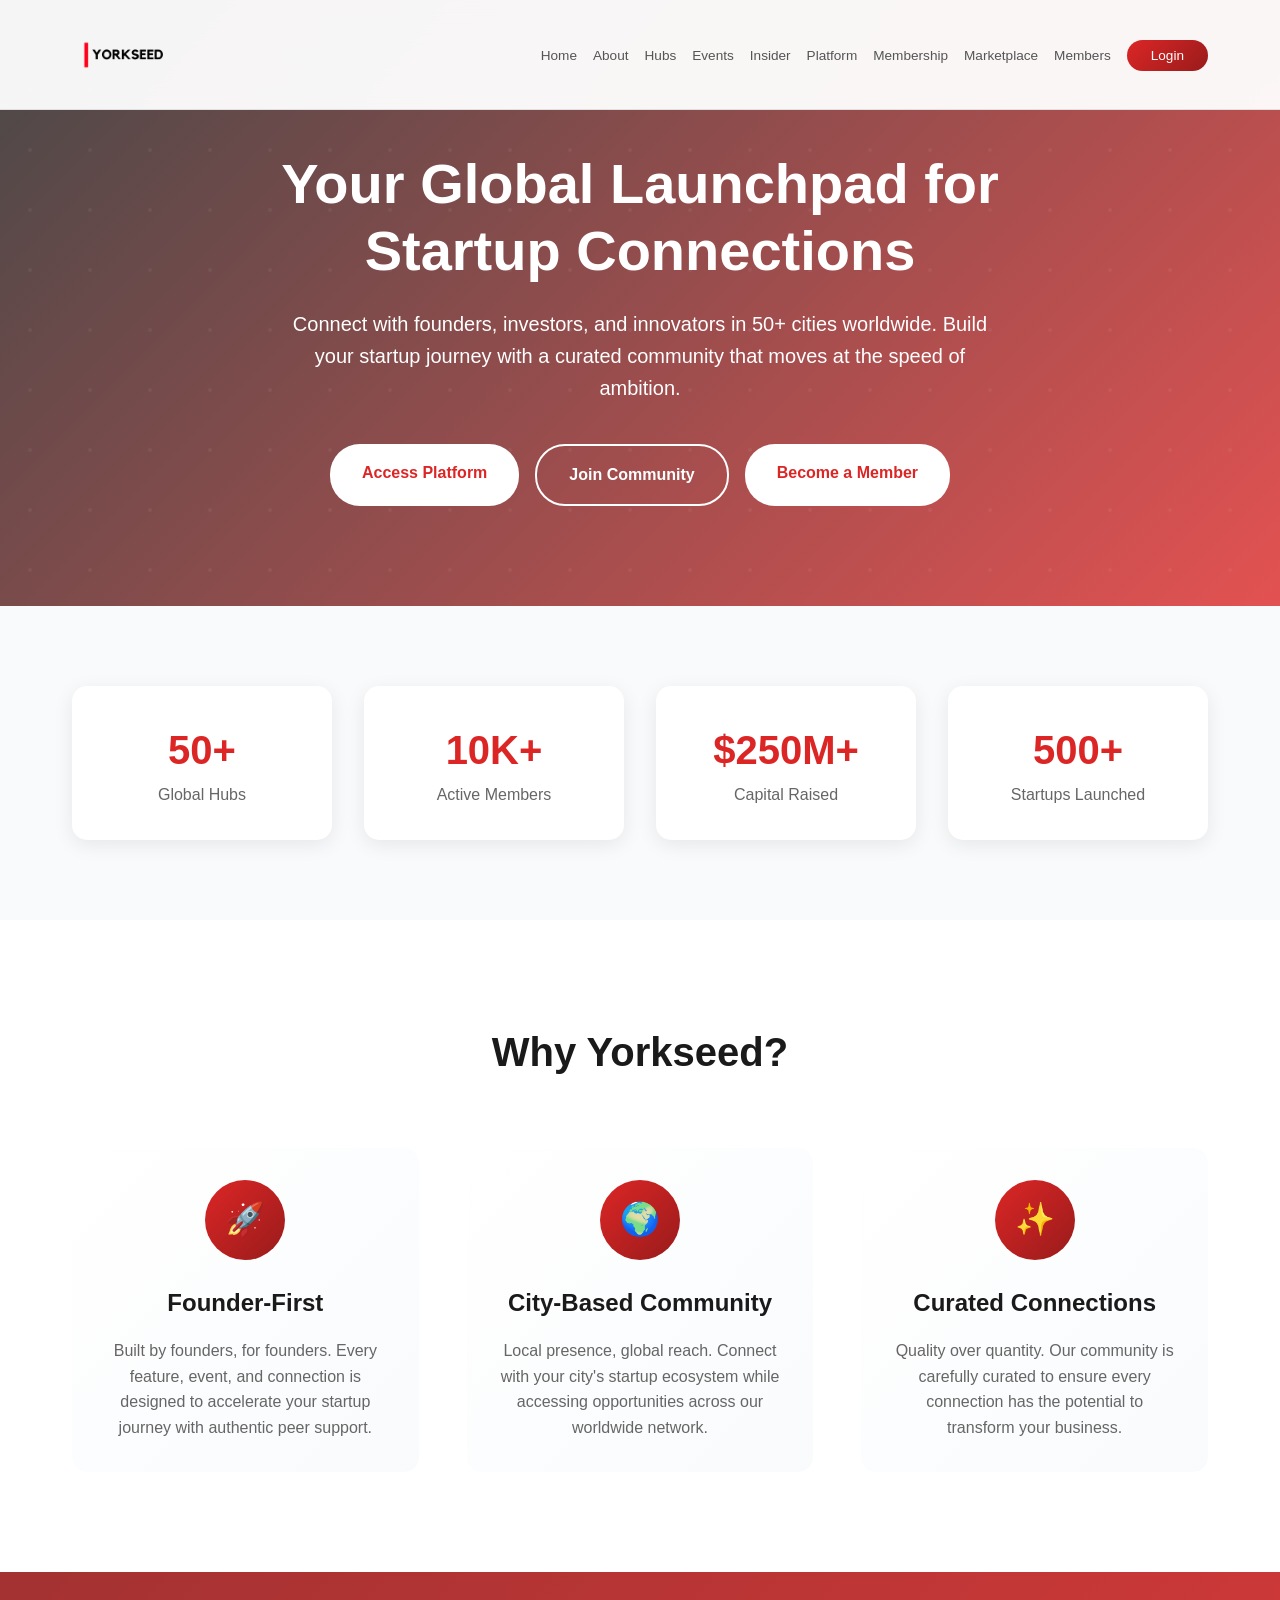
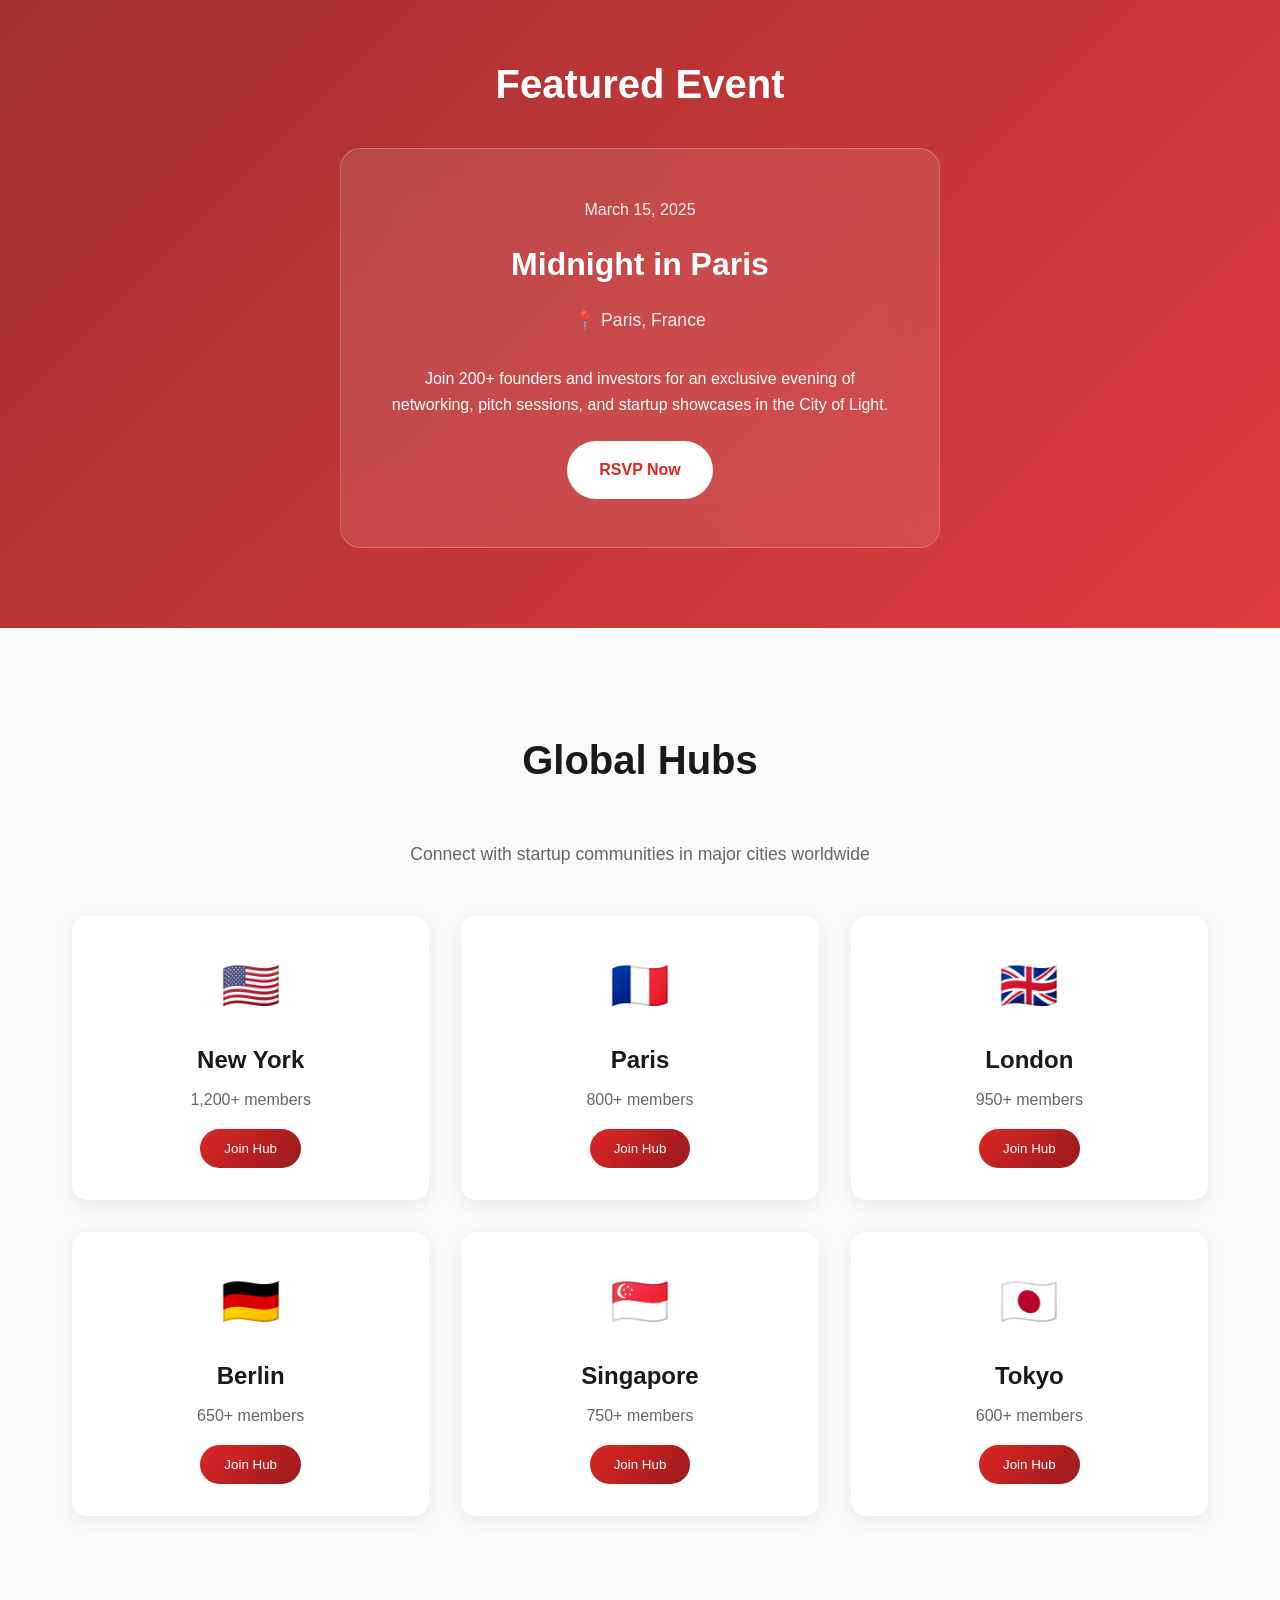
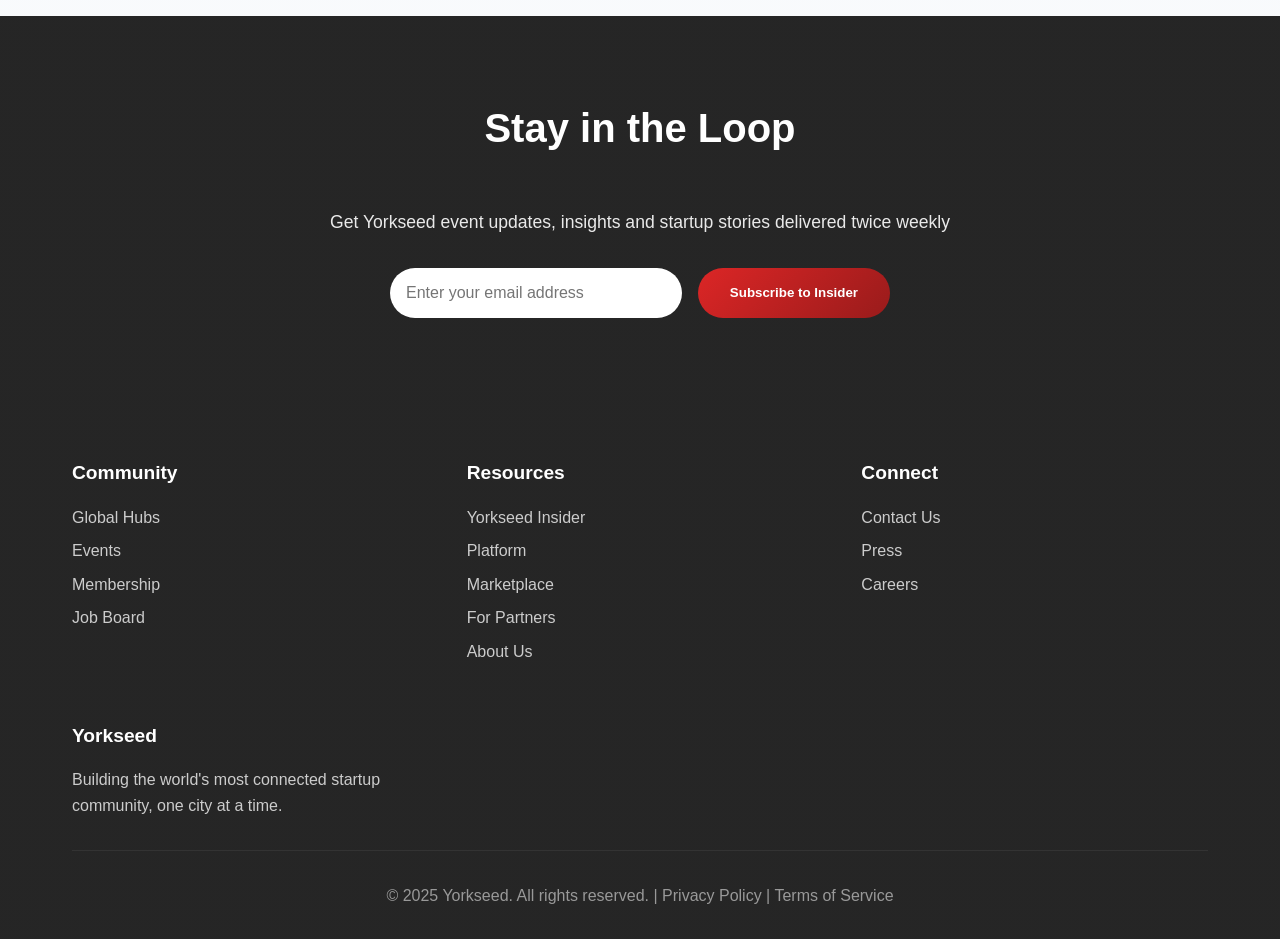
<file: index.html>
<!DOCTYPE html>
<html lang="en">
<head>
    <meta charset="UTF-8">
    <meta name="viewport" content="width=device-width, initial-scale=1.0">
    <title>Yorkseed - Your Global Launchpad for Startup Connections</title>
    <style>
        * {
            margin: 0;
            padding: 0;
            box-sizing: border-box;
        }

        body {
            font-family: 'Inter', -apple-system, BlinkMacSystemFont, sans-serif;
            line-height: 1.6;
            color: #1a1a1a;
            overflow-x: hidden;
        }

        /* Header */
        .header {
            position: fixed;
            height: 110px;
            top: 0;
            width: 100%;
            background: rgba(255, 255, 255, 0.95);
            backdrop-filter: blur(20px);
            border-bottom: 1px solid #e0e0e0;
            z-index: 1000;
            align-items: center;
            padding: 1rem 0;
            transition: all 0.3s ease;
        }

        .nav-container {
            max-width: 1200px;
            margin: 0 auto;
            display: flex;
            justify-content: space-between;
            align-items: center;
            height: 100%;
            padding: 0 2rem;
        }

        .logo {
            display: flex;
            align-items: center;
            font-size: 1.5rem;
            font-weight: 700;
        }

        .logo img {
            max-height: 100px;
            height: auto;
            width: auto;
            margin-right: 0.5rem;
            transition: all 0.3s ease;
        }

        .logo img:hover {
            transform: scale(1.05);
        }

        .logo-text {
            background: linear-gradient(135deg, #dc2626 0%, #991b1b 100%);
            -webkit-background-clip: text;
            -webkit-text-fill-color: transparent;
            background-clip: text;
        }

        .nav-links {
            display: flex;
            list-style: none;
            gap: 1rem;
            align-items: center;
        }

        .nav-links a {
            text-decoration: none;
            color: #555;
            font-weight: 500;
            font-size: 0.85rem;
            transition: color 0.3s ease;
            position: relative;
        }

        .nav-links a:hover {
            color: #dc2626;
        }

        .nav-links a::after {
            content: '';
            position: absolute;
            width: 0;
            height: 2px;
            bottom: -5px;
            left: 50%;
            background: linear-gradient(135deg, #dc2626 0%, #991b1b 100%);
            transition: all 0.3s ease;
            transform: translateX(-50%);
        }

        .nav-links a:hover::after {
            width: 100%;
        }

        .login-btn {
            background: linear-gradient(135deg, #dc2626 0%, #991b1b 100%);
            color: white !important;
            padding: 0.5rem 1.5rem;
            border-radius: 25px;
            transition: all 0.3s ease;
            border: none;
            cursor: pointer;
        }

        .login-btn:hover {
            transform: translateY(-2px);
            box-shadow: 0 10px 25px rgba(220, 38, 38, 0.3);
        }

        /* Hero Section */
        .hero {
            background: linear-gradient(135deg, rgba(26, 26, 26, 0.8) 0%, rgba(220, 38, 38, 0.8) 100%),
                        url('https://images.unsplash.com/photo-1559136555-9303baea8ebd?ixlib=rb-4.0.3&auto=format&fit=crop&w=2070&q=80') center/cover;
            color: white;
            padding: 150px 0 100px;
            text-align: center;
            position: relative;
            overflow: hidden;
        }

        .hero::before {
            content: '';
            position: absolute;
            top: 0;
            left: 0;
            right: 0;
            bottom: 0;
            background: url("data:image/svg+xml,%3Csvg width='60' height='60' viewBox='0 0 60 60' xmlns='http://www.w3.org/2000/svg'%3E%3Cg fill='none' fill-rule='evenodd'%3E%3Cg fill='%23ffffff' fill-opacity='0.05'%3E%3Ccircle cx='30' cy='30' r='2'/%3E%3C/g%3E%3C/g%3E%3C/svg%3E");
            animation: float 20s ease-in-out infinite;
        }

        @keyframes float {
            0%, 100% { transform: translateY(0px); }
            50% { transform: translateY(-20px); }
        }

        .hero-content {
            max-width: 800px;
            margin: 0 auto;
            padding: 0 2rem;
            position: relative;
            z-index: 2;
        }

        .hero h1 {
            font-size: 3.5rem;
            font-weight: 700;
            margin-bottom: 1.5rem;
            line-height: 1.2;
            opacity: 0;
            animation: slideUp 1s ease 0.3s forwards;
        }

        .hero p {
            font-size: 1.25rem;
            margin-bottom: 2.5rem;
            opacity: 0;
            animation: slideUp 1s ease 0.6s forwards;
        }

        @keyframes slideUp {
            from {
                opacity: 0;
                transform: translateY(30px);
            }
            to {
                opacity: 1;
                transform: translateY(0);
            }
        }

        .cta-buttons {
            display: flex;
            gap: 1rem;
            justify-content: center;
            flex-wrap: wrap;
            opacity: 0;
            animation: slideUp 1s ease 0.9s forwards;
        }

        .cta-btn {
            background: white;
            color: #dc2626;
            padding: 1rem 2rem;
            border: none;
            border-radius: 30px;
            font-weight: 600;
            font-size: 1rem;
            cursor: pointer;
            transition: all 0.3s ease;
            text-decoration: none;
            display: inline-block;
        }

        .cta-btn:hover {
            transform: translateY(-3px);
            box-shadow: 0 15px 35px rgba(0, 0, 0, 0.2);
        }

        .cta-btn.secondary {
            background: transparent;
            color: white;
            border: 2px solid white;
        }

        .cta-btn.secondary:hover {
            background: white;
            color: #dc2626;
        }

        /* Stats Section */
        .stats {
            background: #f8fafc;
            padding: 80px 0;
            position: relative;
        }

        .stats::before {
            content: '';
            position: absolute;
            top: 0;
            left: 0;
            right: 0;
            bottom: 0;
            background: url('https://images.unsplash.com/photo-1460925895917-afdab827c52f?ixlib=rb-4.0.3&auto=format&fit=crop&w=2015&q=80') center/cover;
            opacity: 0.05;
            z-index: 1;
        }

        .container {
            max-width: 1200px;
            margin: 0 auto;
            padding: 0 2rem;
            position: relative;
            z-index: 2;
        }

        .stats-grid {
            display: grid;
            grid-template-columns: repeat(auto-fit, minmax(250px, 1fr));
            gap: 2rem;
            text-align: center;
        }

        .stat-item {
            background: white;
            padding: 2rem;
            border-radius: 15px;
            box-shadow: 0 5px 20px rgba(0, 0, 0, 0.08);
            transition: all 0.3s ease;
        }

        .stat-item:hover {
            transform: translateY(-5px);
            box-shadow: 0 15px 40px rgba(0, 0, 0, 0.15);
        }

        .stat-number {
            font-size: 2.5rem;
            font-weight: 700;
            color: #dc2626;
            display: block;
        }

        .stat-label {
            color: #666;
            font-weight: 500;
            margin-top: 0.5rem;
        }

        /* Why Yorkseed Section */
        .why-yorkseed {
            padding: 100px 0;
            background: white;
        }

        .section-title {
            text-align: center;
            font-size: 2.5rem;
            font-weight: 700;
            margin-bottom: 3rem;
            color: #1a1a1a;
        }

        .features-grid {
            display: grid;
            grid-template-columns: repeat(auto-fit, minmax(300px, 1fr));
            gap: 3rem;
            margin-top: 4rem;
        }

        .feature-card {
            text-align: center;
            padding: 2rem;
            transition: all 0.3s ease;
            position: relative;
            background: linear-gradient(135deg, rgba(255,255,255,0.9) 0%, rgba(248,250,252,0.9) 100%);
            border-radius: 15px;
            overflow: hidden;
        }

        .feature-card::before {
            content: '';
            position: absolute;
            top: 0;
            left: 0;
            right: 0;
            bottom: 0;
            background-size: cover;
            background-position: center;
            opacity: 0.1;
            z-index: 1;
        }

        .feature-card:nth-child(1)::before {
            background-image: url('https://images.unsplash.com/photo-1556075798-4825dfaaf498?ixlib=rb-4.0.3&auto=format&fit=crop&w=2076&q=80');
        }

        .feature-card:nth-child(2)::before {
            background-image: url('https://images.unsplash.com/photo-1526304640581-d334cdbbf45e?ixlib=rb-4.0.3&auto=format&fit=crop&w=2070&q=80');
        }

        .feature-card:nth-child(3)::before {
            background-image: url('https://images.unsplash.com/photo-1517048676732-d65bc937f952?ixlib=rb-4.0.3&auto=format&fit=crop&w=2070&q=80');
        }

        .feature-card > * {
            position: relative;
            z-index: 2;
        }

        .feature-card:hover {
            transform: translateY(-5px);
        }

        .feature-icon {
            width: 80px;
            height: 80px;
            background: linear-gradient(135deg, #dc2626 0%, #991b1b 100%);
            border-radius: 50%;
            display: flex;
            align-items: center;
            justify-content: center;
            margin: 0 auto 1.5rem;
            font-size: 2rem;
        }

        .feature-card h3 {
            font-size: 1.5rem;
            font-weight: 600;
            margin-bottom: 1rem;
            color: #1a1a1a;
        }

        .feature-card p {
            color: #666;
            line-height: 1.6;
        }

        /* Featured Event Section */
        .featured-event {
            background: linear-gradient(135deg, rgba(153, 27, 27, 0.9) 0%, rgba(220, 38, 38, 0.9) 100%),
                        url('https://images.unsplash.com/photo-1551818255-e6e10975bc17?ixlib=rb-4.0.3&auto=format&fit=crop&w=2073&q=80') center/cover;
            color: white;
            padding: 80px 0;
            text-align: center;
        }

        .event-card {
            background: rgba(255, 255, 255, 0.1);
            backdrop-filter: blur(20px);
            border-radius: 20px;
            padding: 3rem;
            max-width: 600px;
            margin: 0 auto;
            border: 1px solid rgba(255, 255, 255, 0.2);
        }

        .event-date {
            font-size: 1rem;
            opacity: 0.9;
            margin-bottom: 1rem;
        }

        .event-title {
            font-size: 2rem;
            font-weight: 700;
            margin-bottom: 1rem;
        }

        .event-location {
            font-size: 1.1rem;
            margin-bottom: 2rem;
            opacity: 0.9;
        }

        /* Newsletter Section */
        .newsletter {
            background: linear-gradient(135deg, rgba(26, 26, 26, 0.95) 0%, rgba(26, 26, 26, 0.95) 100%),
                        url('https://images.unsplash.com/photo-1551434678-e076c223a692?ixlib=rb-4.0.3&auto=format&fit=crop&w=2070&q=80') center/cover;
            color: white;
            padding: 80px 0;
            text-align: center;
        }

        .newsletter-form {
            max-width: 500px;
            margin: 2rem auto 0;
            display: flex;
            gap: 1rem;
        }

        .newsletter-input {
            flex: 1;
            padding: 1rem;
            border: none;
            border-radius: 25px;
            font-size: 1rem;
            outline: none;
        }

        .newsletter-btn {
            background: linear-gradient(135deg, #dc2626 0%, #991b1b 100%);
            color: white;
            border: none;
            padding: 1rem 2rem;
            border-radius: 25px;
            cursor: pointer;
            font-weight: 600;
            transition: all 0.3s ease;
        }

        .newsletter-btn:hover {
            transform: translateY(-2px);
            box-shadow: 0 10px 25px rgba(220, 38, 38, 0.3);
        }

        /* Global Hubs Section */
        .global-hubs {
            padding: 100px 0;
            background: linear-gradient(135deg, rgba(248, 250, 252, 0.9) 0%, rgba(248, 250, 252, 0.9) 100%),
                        url('https://images.unsplash.com/photo-1477959858617-67f85cf4f1df?ixlib=rb-4.0.3&auto=format&fit=crop&w=2044&q=80') center/cover;
        }

        .hubs-grid {
            display: grid;
            grid-template-columns: repeat(auto-fit, minmax(280px, 1fr));
            gap: 2rem;
            margin-top: 3rem;
        }

        .hub-card {
            background: white;
            border-radius: 15px;
            padding: 2rem;
            text-align: center;
            box-shadow: 0 5px 20px rgba(0, 0, 0, 0.08);
            transition: all 0.3s ease;
            cursor: pointer;
            position: relative;
            overflow: hidden;
        }

        .hub-card::before {
            content: '';
            position: absolute;
            top: 0;
            left: 0;
            right: 0;
            bottom: 0;
            background-size: cover;
            background-position: center;
            opacity: 0.05;
            transition: opacity 0.3s ease;
        }

        .hub-card:nth-child(1)::before {
            background-image: url('https://images.unsplash.com/photo-1496442226666-8d4d0e62e6e9?ixlib=rb-4.0.3&auto=format&fit=crop&w=2070&q=80');
        }

        .hub-card:nth-child(2)::before {
            background-image: url('https://images.unsplash.com/photo-1502602898536-47ad22581b52?ixlib=rb-4.0.3&auto=format&fit=crop&w=2073&q=80');
        }

        .hub-card:nth-child(3)::before {
            background-image: url('https://images.unsplash.com/photo-1513635269975-59663e0ac1ad?ixlib=rb-4.0.3&auto=format&fit=crop&w=2070&q=80');
        }

        .hub-card:nth-child(4)::before {
            background-image: url('https://images.unsplash.com/photo-1587564471511-c0478e5b45cb?ixlib=rb-4.0.3&auto=format&fit=crop&w=2069&q=80');
        }

        .hub-card:nth-child(5)::before {
            background-image: url('https://images.unsplash.com/photo-1525625293386-3f8f99389edd?ixlib=rb-4.0.3&auto=format&fit=crop&w=2052&q=80');
        }

        .hub-card:nth-child(6)::before {
            background-image: url('https://images.unsplash.com/photo-1540959733332-eab4deabeeaf?ixlib=rb-4.0.3&auto=format&fit=crop&w=2088&q=80');
        }

        .hub-card > * {
            position: relative;
            z-index: 2;
        }

        .hub-card:hover {
            transform: translateY(-5px);
            box-shadow: 0 15px 40px rgba(0, 0, 0, 0.15);
        }

        .hub-card:hover::before {
            opacity: 0.1;
        }

        .hub-flag {
            font-size: 3rem;
            margin-bottom: 1rem;
        }

        .hub-city {
            font-size: 1.5rem;
            font-weight: 600;
            margin-bottom: 0.5rem;
            color: #1a1a1a;
        }

        .hub-members {
            color: #666;
            margin-bottom: 1rem;
        }

        .hub-btn {
            background: linear-gradient(135deg, #dc2626 0%, #991b1b 100%);
            color: white;
            border: none;
            padding: 0.75rem 1.5rem;
            border-radius: 20px;
            cursor: pointer;
            font-weight: 500;
            transition: all 0.3s ease;
        }

        .hub-btn:hover {
            transform: translateY(-2px);
            box-shadow: 0 8px 20px rgba(220, 38, 38, 0.3);
        }

        /* Footer */
        .footer {
            background: linear-gradient(135deg, rgba(26, 26, 26, 0.95) 0%, rgba(26, 26, 26, 0.95) 100%),
                        url('https://images.unsplash.com/photo-1449824913935-59a10b8d2000?ixlib=rb-4.0.3&auto=format&fit=crop&w=2070&q=80') center/cover;
            color: white;
            padding: 60px 0 30px;
        }

        .footer-content {
            display: grid;
            grid-template-columns: repeat(auto-fit, minmax(250px, 1fr));
            gap: 3rem;
            margin-bottom: 2rem;
        }

        .footer-section h3 {
            font-size: 1.2rem;
            font-weight: 600;
            margin-bottom: 1rem;
            color: white;
        }

        .footer-section ul {
            list-style: none;
        }

        .footer-section ul li {
            margin-bottom: 0.5rem;
        }

        .footer-section ul li a {
            color: #ccc;
            text-decoration: none;
            transition: color 0.3s ease;
        }

        .footer-section ul li a:hover {
            color: #dc2626;
        }

        .footer-bottom {
            border-top: 1px solid #333;
            padding-top: 2rem;
            text-align: center;
            color: #999;
        }

        /* Social Icons */
        .social-icons {
            display: flex;
            gap: 1rem;
            justify-content: center;
            margin-top: 1rem;
        }

        .social-icon {
            width: 40px;
            height: 40px;
            background: #333;
            border-radius: 50%;
            display: flex;
            align-items: center;
            justify-content: center;
            color: white;
            text-decoration: none;
            transition: all 0.3s ease;
        }

        .social-icon:hover {
            background: linear-gradient(135deg, #dc2626 0%, #991b1b 100%);
            transform: translateY(-2px);
        }

        /* Mobile Responsive */
        @media (max-width: 768px) {
            .nav-links {
                display: none;
            }

            .hero h1 {
                font-size: 2.5rem;
            }

            .cta-buttons {
                flex-direction: column;
                align-items: center;
            }

            .newsletter-form {
                flex-direction: column;
            }

            .stats-grid {
                grid-template-columns: 1fr;
            }
        }
    </style>
</head>
<body>
    <!-- Header -->
    <header class="header">
        <div class="nav-container">
            <div class="logo">
                <img src="DF3EE29E-8CE9-4C8E-8F29-561E04EF309B-3.PNG">
            </div>
            <nav>
                <ul class="nav-links">
                    <li><a href="index.html">Home</a></li>
                    <li><a href="about.html">About</a></li>
                    <li><a href="hubs.html">Hubs</a></li>
                    <li><a href="events.html">Events</a></li>
                    <li><a href="insider.html">Insider</a></li>
                    <li><a href="platform.html">Platform</a></li>
                    <li><a href="membership.html">Membership</a></li>
                    <li><a href="marketplace.html" class="active">Marketplace</a></li>
                    <li><a href="login.html" class="login-btn">Login</a></li>
                </ul>
            </nav>
        </div>
    </header>

    <!-- Hero Section -->
    <section class="hero">
        <div class="hero-content">
            <h1>Your Global Launchpad for Startup Connections</h1>
            <p>Connect with founders, investors, and innovators in 50+ cities worldwide. Build your startup journey with a curated community that moves at the speed of ambition.</p>
            <div class="cta-buttons">
                <a href="login.html" class="cta-btn">Access Platform</a>
                <a href="login.html" class="cta-btn secondary">Join Community</a>
                <a href="membership.html" class="cta-btn">Become a Member</a>
            </div>
        </div>
    </section>

    <!-- Stats Section -->
    <section class="stats">
        <div class="container">
            <div class="stats-grid">
                <div class="stat-item">
                    <span class="stat-number">50+</span>
                    <span class="stat-label">Global Hubs</span>
                </div>
                <div class="stat-item">
                    <span class="stat-number">10K+</span>
                    <span class="stat-label">Active Members</span>
                </div>
                <div class="stat-item">
                    <span class="stat-number">$250M+</span>
                    <span class="stat-label">Capital Raised</span>
                </div>
                <div class="stat-item">
                    <span class="stat-number">500+</span>
                    <span class="stat-label">Startups Launched</span>
                </div>
            </div>
        </div>
    </section>

    <!-- Why Yorkseed Section -->
    <section class="why-yorkseed">
        <div class="container">
            <h2 class="section-title">Why Yorkseed?</h2>
            <div class="features-grid">
                <div class="feature-card">
                    <div class="feature-icon">🚀</div>
                    <h3>Founder-First</h3>
                    <p>Built by founders, for founders. Every feature, event, and connection is designed to accelerate your startup journey with authentic peer support.</p>
                </div>
                <div class="feature-card">
                    <div class="feature-icon">🌍</div>
                    <h3>City-Based Community</h3>
                    <p>Local presence, global reach. Connect with your city's startup ecosystem while accessing opportunities across our worldwide network.</p>
                </div>
                <div class="feature-card">
                    <div class="feature-icon">✨</div>
                    <h3>Curated Connections</h3>
                    <p>Quality over quantity. Our community is carefully curated to ensure every connection has the potential to transform your business.</p>
                </div>
            </div>
        </div>
    </section>

    <!-- Featured Event Section -->
    <section class="featured-event">
        <div class="container">
            <h2 class="section-title" style="color: white; margin-bottom: 2rem;">Featured Event</h2>
            <div class="event-card">
                <div class="event-date">March 15, 2025</div>
                <div class="event-title">Midnight in Paris</div>
                <div class="event-location">📍 Paris, France</div>
                <p>Join 200+ founders and investors for an exclusive evening of networking, pitch sessions, and startup showcases in the City of Light.</p>
                <a href="login.html" class="cta-btn" style="margin-top: 1.5rem;">RSVP Now</a>
            </div>
        </div>
    </section>

    <!-- Global Hubs Section -->
    <section class="global-hubs">
        <div class="container">
            <h2 class="section-title">Global Hubs</h2>
            <p style="text-align: center; color: #666; font-size: 1.1rem;">Connect with startup communities in major cities worldwide</p>
            <div class="hubs-grid">
                <div class="hub-card">
                    <div class="hub-flag">🇺🇸</div>
                    <div class="hub-city">New York</div>
                    <div class="hub-members">1,200+ members</div>
                    <button class="hub-btn">Join Hub</button>
                </div>
                <div class="hub-card">
                    <div class="hub-flag">🇫🇷</div>
                    <div class="hub-city">Paris</div>
                    <div class="hub-members">800+ members</div>
                    <button class="hub-btn">Join Hub</button>
                </div>
                <div class="hub-card">
                    <div class="hub-flag">🇬🇧</div>
                    <div class="hub-city">London</div>
                    <div class="hub-members">950+ members</div>
                    <button class="hub-btn">Join Hub</button>
                </div>
                <div class="hub-card">
                    <div class="hub-flag">🇩🇪</div>
                    <div class="hub-city">Berlin</div>
                    <div class="hub-members">650+ members</div>
                    <button class="hub-btn">Join Hub</button>
                </div>
                <div class="hub-card">
                    <div class="hub-flag">🇸🇬</div>
                    <div class="hub-city">Singapore</div>
                    <div class="hub-members">750+ members</div>
                    <button class="hub-btn">Join Hub</button>
                </div>
                <div class="hub-card">
                    <div class="hub-flag">🇯🇵</div>
                    <div class="hub-city">Tokyo</div>
                    <div class="hub-members">600+ members</div>
                    <button class="hub-btn">Join Hub</button>
                </div>
            </div>
        </div>
    </section>

    <!-- Newsletter Section -->
    <section class="newsletter">
        <div class="container">
            <h2 class="section-title" style="color: white;">Stay in the Loop</h2>
            <p style="font-size: 1.1rem; opacity: 0.9;">Get Yorkseed event updates, insights and startup stories delivered twice weekly</p>
            <form class="newsletter-form">
                <input type="email" class="newsletter-input" placeholder="Enter your email address" required>
                <button type="submit" class="newsletter-btn">Subscribe to Insider</button>
            </form>
        </div>
    </section>

    <!-- Footer -->
    <footer class="footer">
        <div class="container">
            <div class="footer-content">
                <div class="footer-section">
                    <h3>Community</h3>
                    <ul>
                        <li><a href="hubs.html">Global Hubs</a></li>
                        <li><a href="events.html">Events</a></li>
                        <li><a href="membership.html">Membership</a></li>
                        <li><a href="jobs.html">Job Board</a></li>
                    </ul>
                </div>
                <div class="footer-section">
                    <h3>Resources</h3>
                    <ul>
                        <li><a href="insider.html">Yorkseed Insider</a></li>
                        <li><a href="platforms.html">Platform</a></li>
                        <li><a href="marketplace.html">Marketplace</a></li>
                        <li><a href="partners.html">For Partners</a></li>
                        <li><a href="about.html">About Us</a></li>
                    </ul>
                </div>
                <div class="footer-section">
                    <h3>Connect</h3>
                    <ul>
                        <li><a href="contact.html">Contact Us</a></li>
                        <li><a href="press.html">Press</a></li>
                        <li><a href="careers.html">Careers</a></li>
                    </ul>
                </div>
                <div class="footer-section">
                    <h3>Yorkseed</h3>
                    <p style="color: #ccc; line-height: 1.6;">Building the world's most connected startup community, one city at a time.</p>
                </div>
            </div>
            <div class="footer-bottom">
                <p>&copy; 2025 Yorkseed. All rights reserved. | Privacy Policy | Terms of Service</p>
            </div>
        </div>
    </footer>

    <script>
        // Header scroll effect
        window.addEventListener('scroll', function() {
            const header = document.querySelector('.header');
            if (window.scrollY > 100) {
                header.style.background = 'rgba(255, 255, 255, 0.98)';
                header.style.boxShadow = '0 2px 20px rgba(0, 0, 0, 0.1)';
            } else {
                header.style.background = 'rgba(255, 255, 255, 0.95)';
                header.style.boxShadow = 'none';
            }
        });
    </script>
<script src="auth.js"></script>
</body>
</html>
</file>
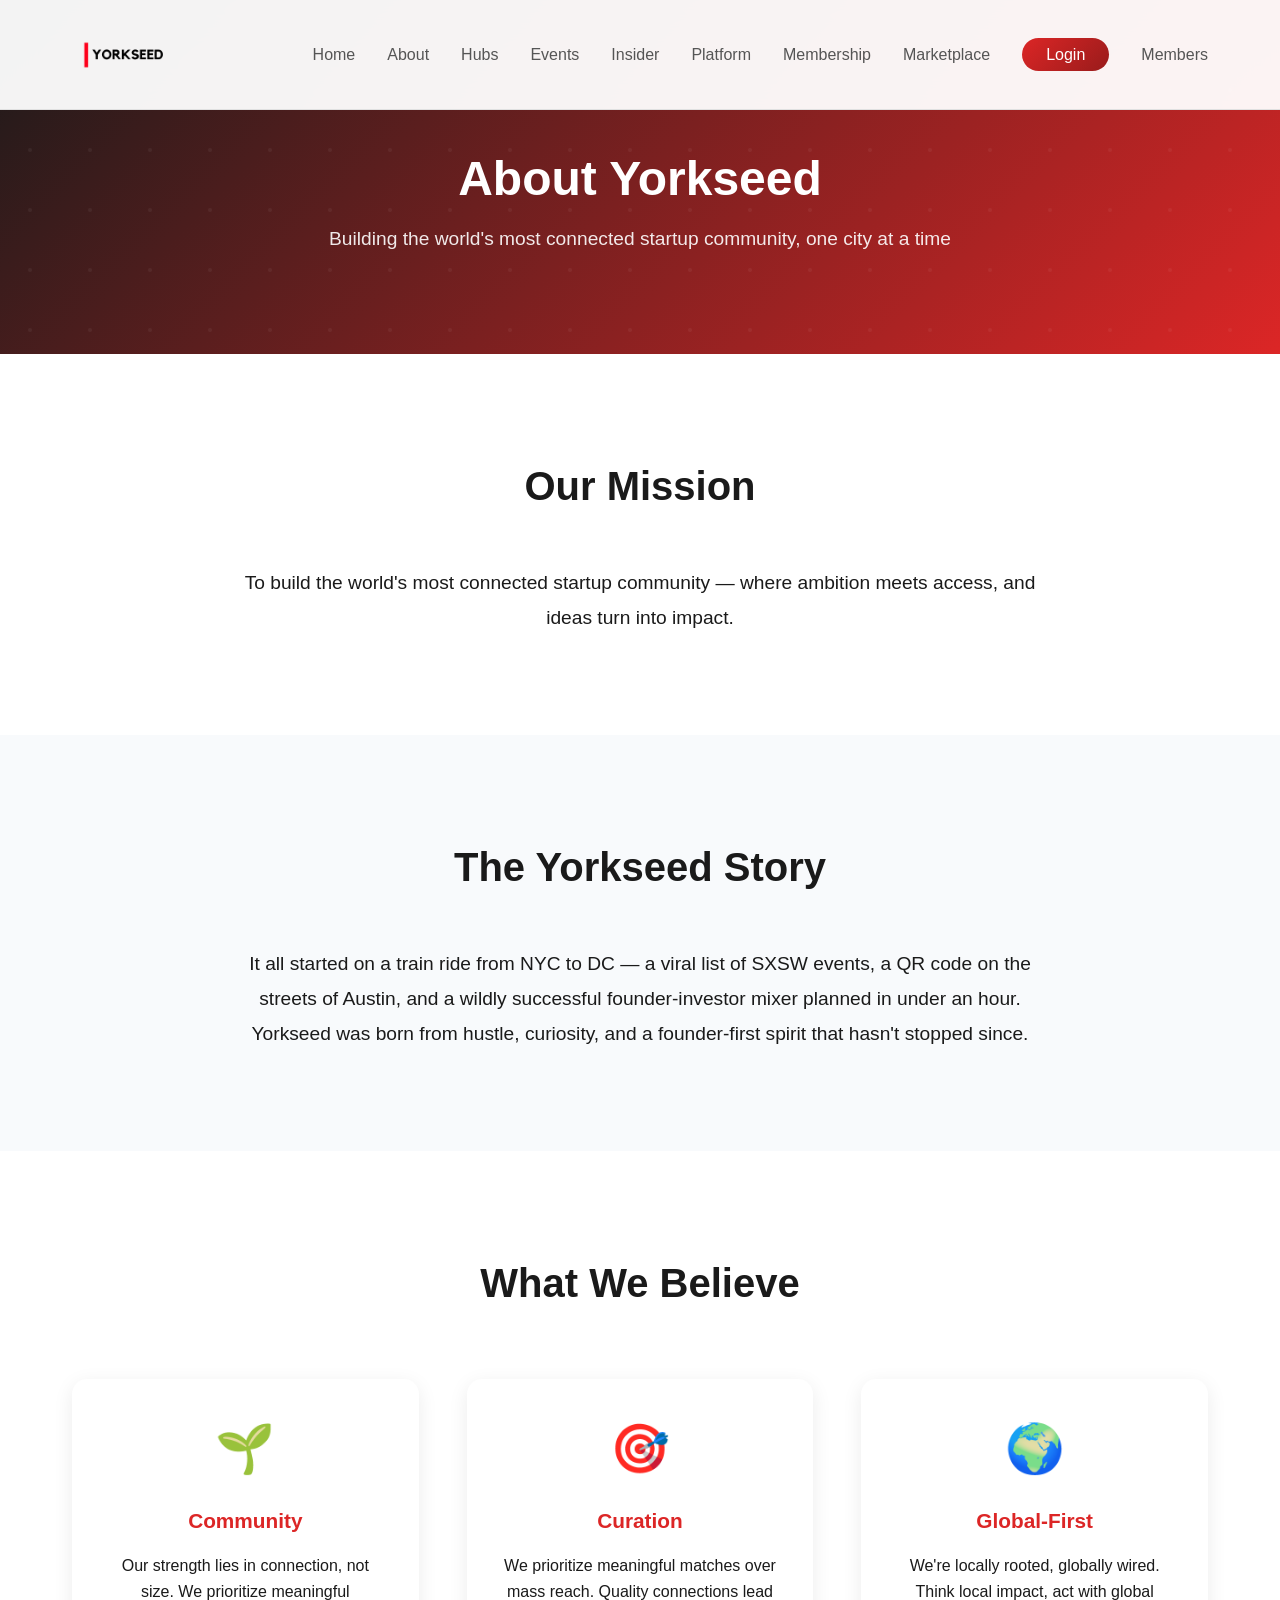
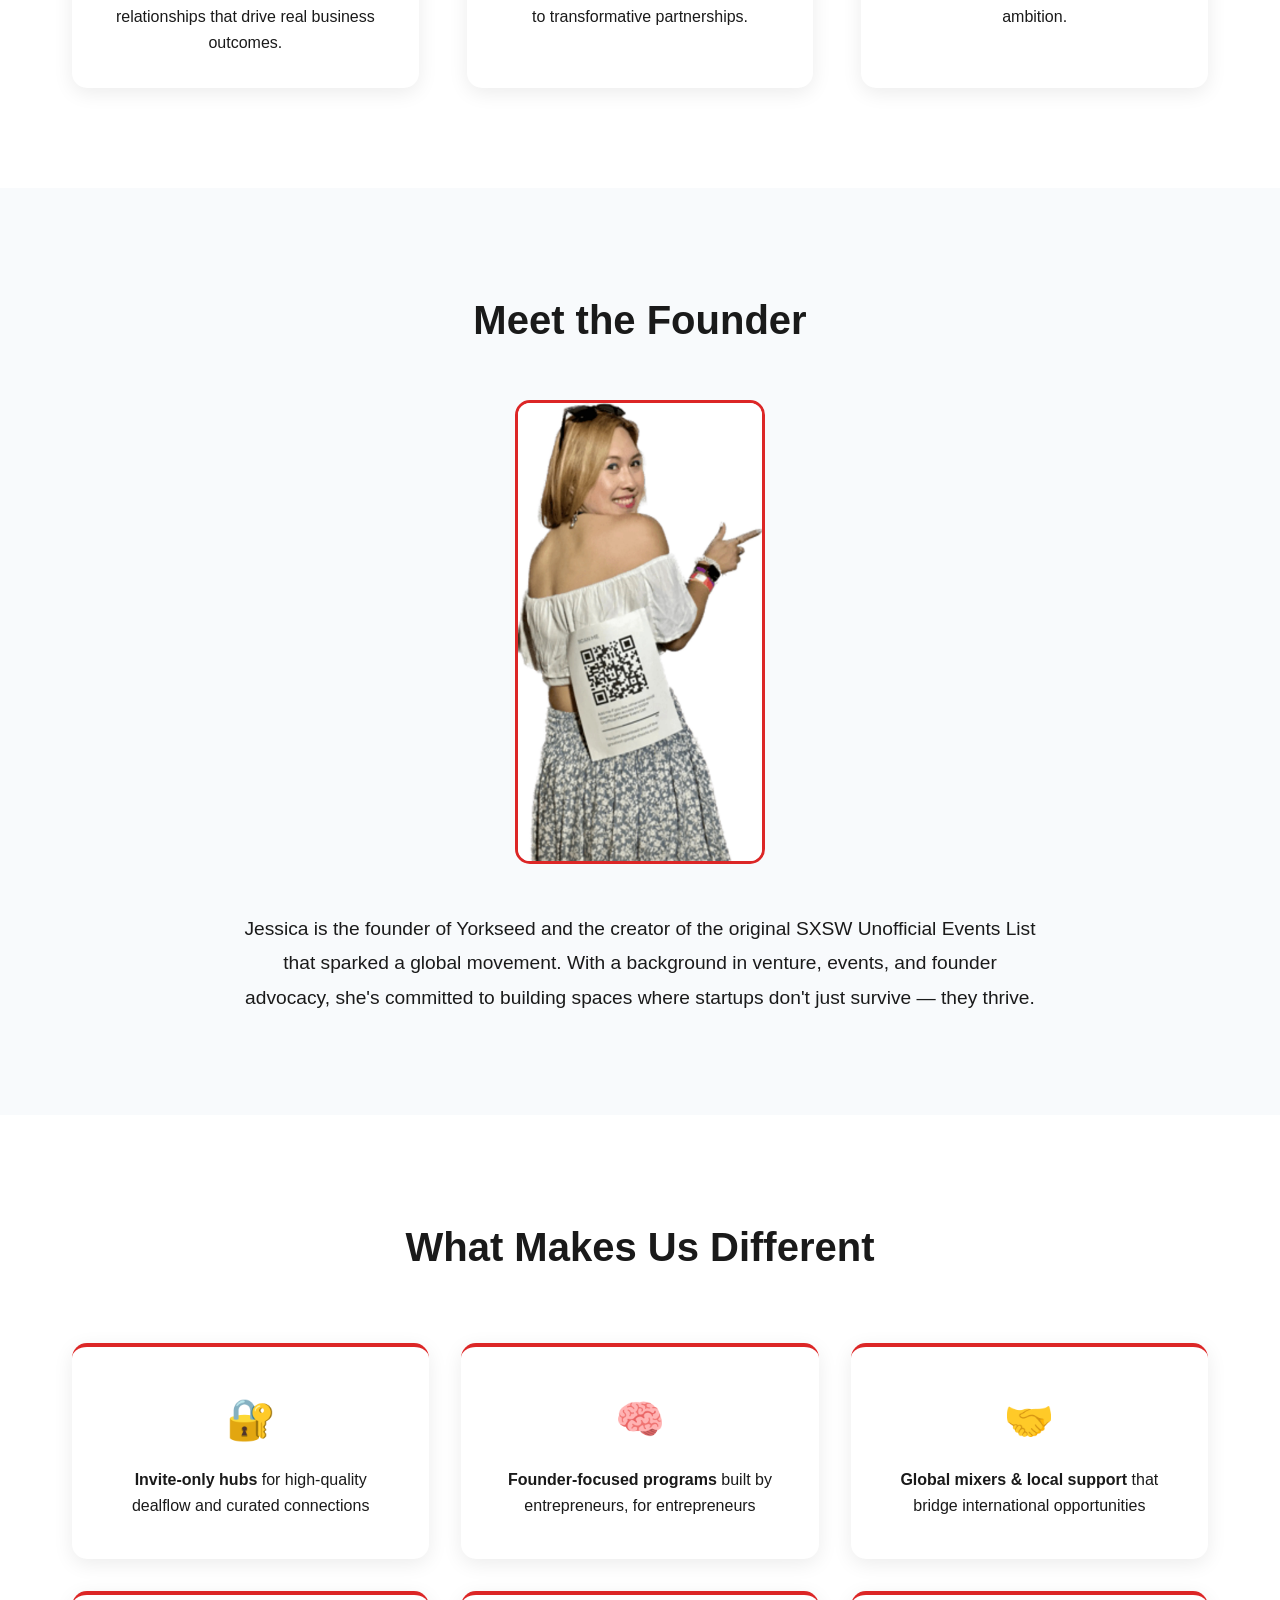
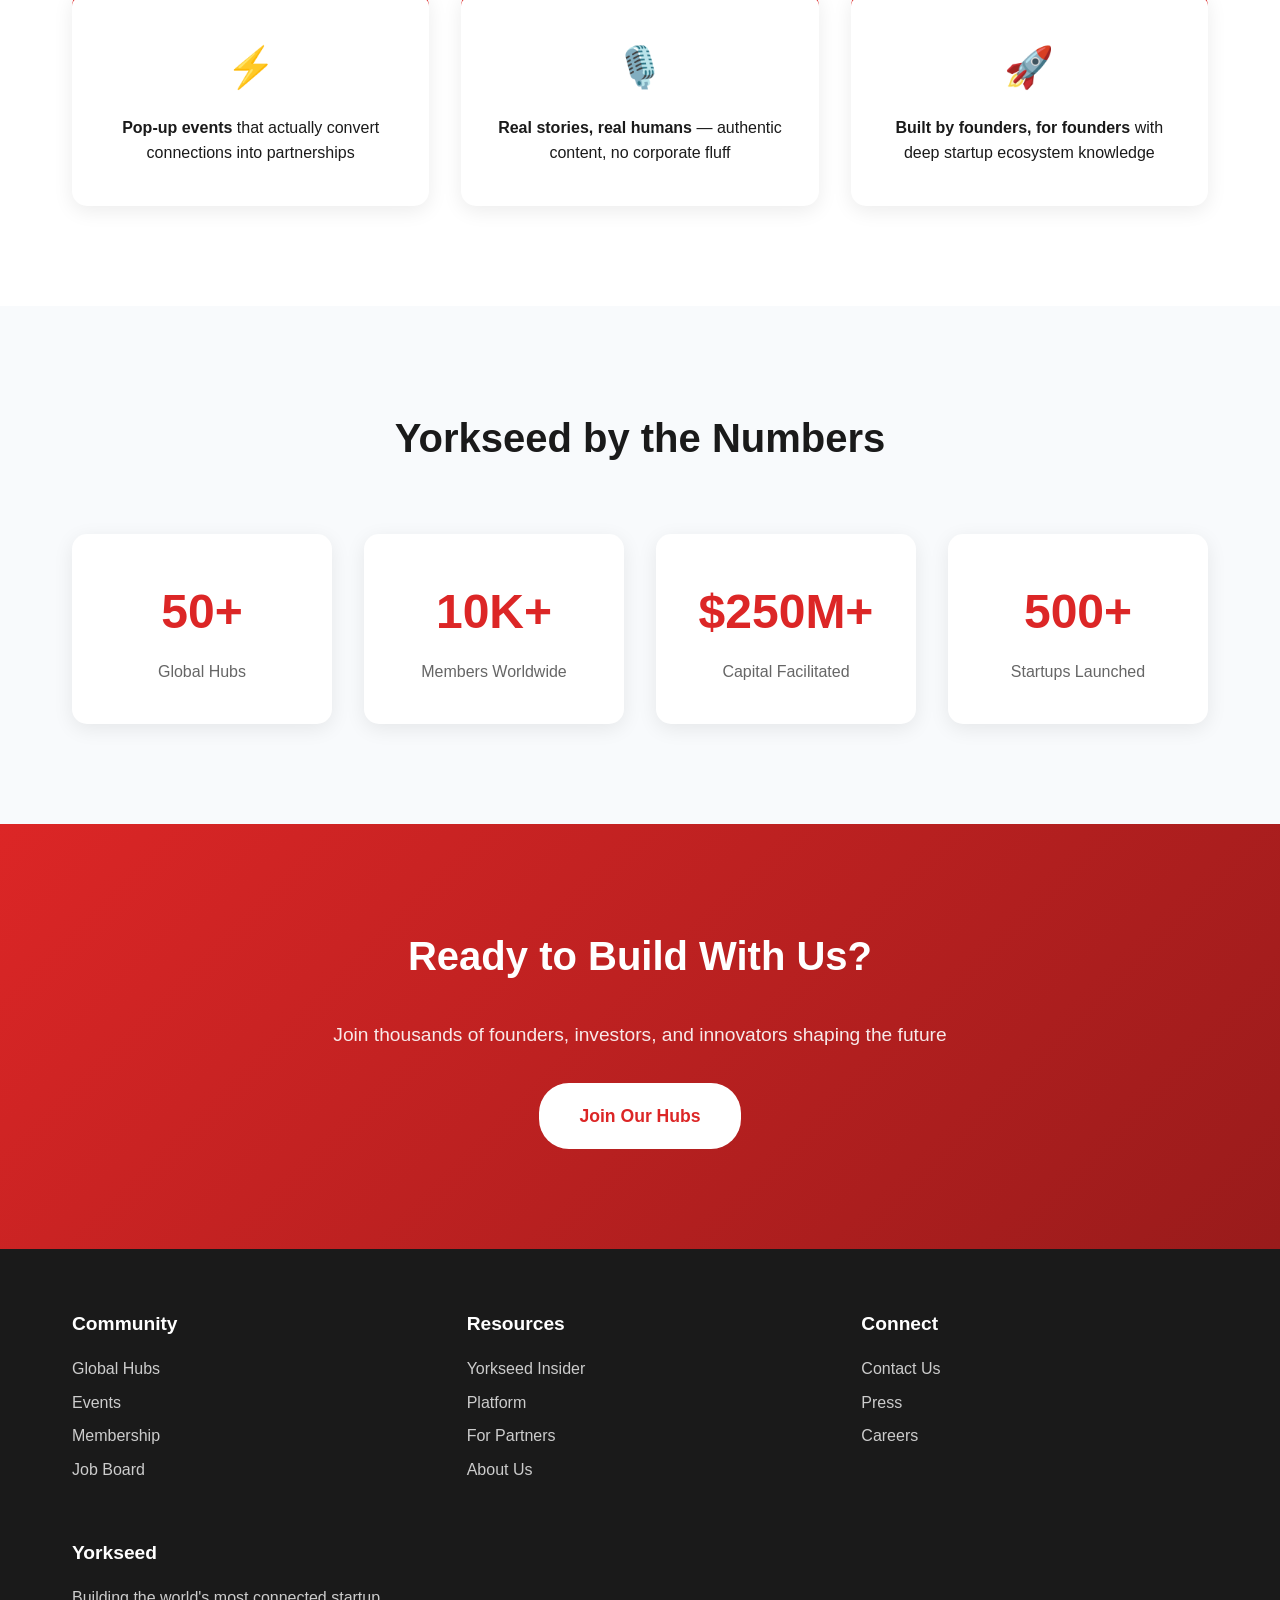
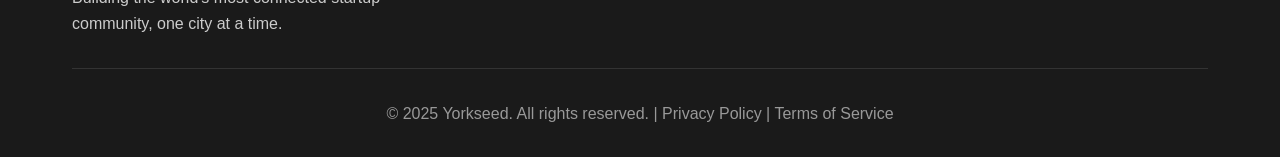
<file: about.html>
<!DOCTYPE html>
<html lang="en">
<head>
    <meta charset="UTF-8">
    <meta name="viewport" content="width=device-width, initial-scale=1.0">
    <title>About | Yorkseed</title>
    <style>
        * {
            margin: 0;
            padding: 0;
            box-sizing: border-box;
        }

        body {
            font-family: 'Inter', -apple-system, BlinkMacSystemFont, sans-serif;
            line-height: 1.6;
            color: #1a1a1a;
            overflow-x: hidden;
        }

        /* Header */
        .header {
            position: fixed;
            height: 110px;
            top: 0;
            width: 100%;
            background: rgba(255, 255, 255, 0.95);
            backdrop-filter: blur(20px);
            border-bottom: 1px solid #e0e0e0;
            z-index: 1000;
            padding: 1rem 0;
            transition: all 0.3s ease;
        }

        .nav-container {
            max-width: 1200px;
            margin: 0 auto;
            display: flex;
            justify-content: space-between;
            align-items: center;
            height: 100%;
            padding: 0 2rem;
        }

        .logo {
            display: flex;
            align-items: center;
            font-size: 1.5rem;
            font-weight: 700;
            text-decoration: none;
        }

        .logo img {
            max-height: 100px; /* keep logo within header */
            height: auto;
            width: auto;
            margin-right: 0.5rem;
            transition: all 0.3s ease;
        }

        .logo img:hover {
            transform: scale(1.05);
        }

        .logo-text {
            background: linear-gradient(135deg, #dc2626 0%, #991b1b 100%);
            -webkit-background-clip: text;
            -webkit-text-fill-color: transparent;
            background-clip: text;
        }

        .nav-links {
            display: flex;
            list-style: none;
            gap: 2rem;
            align-items: center;
        }

        .nav-links a {
            text-decoration: none;
            color: #555;
            font-weight: 500;
            transition: color 0.3s ease;
            position: relative;
        }

        .nav-links a:hover {
            color: #dc2626;
        }

        .nav-links a::after {
            content: '';
            position: absolute;
            width: 0;
            height: 2px;
            bottom: -5px;
            left: 50%;
            background: linear-gradient(135deg, #dc2626 0%, #991b1b 100%);
            transition: all 0.3s ease;
            transform: translateX(-50%);
        }

        .nav-links a:hover::after {
            width: 100%;
        }

        .login-btn {
            background: linear-gradient(135deg, #dc2626 0%, #991b1b 100%);
            color: white !important;
            padding: 0.5rem 1.5rem;
            border-radius: 25px;
            transition: all 0.3s ease;
            border: none;
            cursor: pointer;
        }

        .login-btn:hover {
            transform: translateY(-2px);
            box-shadow: 0 10px 25px rgba(220, 38, 38, 0.3);
        }

        /* Page Hero */
        .page-hero {
            background: linear-gradient(135deg, #1a1a1a 0%, #dc2626 100%);
            color: white;
            padding: 150px 0 100px;
            text-align: center;
            position: relative;
            overflow: hidden;
        }

        .page-hero::before {
            content: '';
            position: absolute;
            top: 0;
            left: 0;
            right: 0;
            bottom: 0;
            background: url("data:image/svg+xml,%3Csvg width='60' height='60' viewBox='0 0 60 60' xmlns='http://www.w3.org/2000/svg'%3E%3Cg fill='none' fill-rule='evenodd'%3E%3Cg fill='%23ffffff' fill-opacity='0.05'%3E%3Ccircle cx='30' cy='30' r='2'/%3E%3C/g%3E%3C/g%3E%3C/svg%3E");
            animation: float 20s ease-in-out infinite;
        }

        @keyframes float {
            0%, 100% { transform: translateY(0px); }
            50% { transform: translateY(-20px); }
        }

        .page-hero-content {
            max-width: 800px;
            margin: 0 auto;
            padding: 0 2rem;
            position: relative;
            z-index: 2;
        }

        .page-hero h1 {
            font-size: 3rem;
            font-weight: 700;
            margin-bottom: 1rem;
            line-height: 1.2;
        }

        .page-hero p {
            font-size: 1.2rem;
            opacity: 0.9;
        }

        /* Sections */
        section {
            padding: 100px 0;
        }

        .container {
            max-width: 1200px;
            margin: 0 auto;
            padding: 0 2rem;
        }

        .section-title {
            text-align: center;
            font-size: 2.5rem;
            font-weight: 700;
            margin-bottom: 3rem;
            color: #1a1a1a;
        }

        .section-light {
            background: #f8fafc;
        }

        .section-dark {
            background: #1a1a1a;
            color: white;
        }

        .section-dark .section-title {
            color: white;
        }

        .mission-text, .story-text, .beliefs-text, .bio-text {
            max-width: 800px;
            margin: 0 auto;
            font-size: 1.2rem;
            text-align: center;
            line-height: 1.8;
        }

        .beliefs-grid {
            display: grid;
            grid-template-columns: repeat(auto-fit, minmax(280px, 1fr));
            gap: 3rem;
            margin-top: 4rem;
        }

        .belief-card {
            text-align: center;
            padding: 2rem;
            background: white;
            border-radius: 15px;
            box-shadow: 0 5px 20px rgba(0, 0, 0, 0.08);
            transition: all 0.3s ease;
        }

        .belief-card:hover {
            transform: translateY(-5px);
            box-shadow: 0 15px 40px rgba(0, 0, 0, 0.15);
        }

        .belief-icon {
            font-size: 3rem;
            margin-bottom: 1rem;
        }

        .belief-title {
            font-size: 1.3rem;
            font-weight: 600;
            color: #dc2626;
            margin-bottom: 1rem;
        }

        .founder-section {
            display: flex;
            flex-direction: column;
            align-items: center;
            text-align: center;
            gap: 3rem;
            max-width: 800px;
            margin: 0 auto;
        }

        .founder-section img {
            width: 250px;
            height: auto;
            border-radius: 15px;
            border: 3px solid #dc2626;
            transition: all 0.3s ease;
        }

        .founder-section img:hover {
            transform: scale(1.05);
            box-shadow: 0 15px 40px rgba(220, 38, 38, 0.3);
        }

        .differentiators-grid {
            display: grid;
            grid-template-columns: repeat(auto-fit, minmax(300px, 1fr));
            gap: 2rem;
            margin-top: 4rem;
        }

        .diff-card {
            background: white;
            border-radius: 15px;
            padding: 2.5rem 2rem;
            box-shadow: 0 5px 20px rgba(0, 0, 0, 0.08);
            text-align: center;
            transition: all 0.3s ease;
            border-top: 4px solid #dc2626;
        }

        .diff-card:hover {
            transform: translateY(-5px);
            box-shadow: 0 15px 40px rgba(0, 0, 0, 0.15);
        }

        .diff-card::before {
            content: attr(data-icon);
            font-size: 2.5rem;
            display: block;
            margin-bottom: 1rem;
        }

        .stats-grid {
            display: grid;
            grid-template-columns: repeat(auto-fit, minmax(250px, 1fr));
            gap: 2rem;
            text-align: center;
            margin-top: 4rem;
        }

        .stat-item {
            background: white;
            padding: 2.5rem 2rem;
            border-radius: 15px;
            box-shadow: 0 5px 20px rgba(0, 0, 0, 0.08);
            transition: all 0.3s ease;
        }

        .stat-item:hover {
            transform: translateY(-5px);
            box-shadow: 0 15px 40px rgba(0, 0, 0, 0.15);
        }

        .stat-number {
            display: block;
            font-size: 3rem;
            color: #dc2626;
            font-weight: 700;
            margin-bottom: 0.5rem;
        }

        .stat-label {
            color: #666;
            font-weight: 500;
            font-size: 1rem;
        }

        .cta-section {
            background: linear-gradient(135deg, #dc2626 0%, #991b1b 100%);
            color: white;
            text-align: center;
            padding: 100px 0;
        }

        .cta-section .section-title {
            color: white;
            margin-bottom: 2rem;
        }

        .cta-btn {
            background: white;
            color: #dc2626;
            padding: 1.2rem 2.5rem;
            border: none;
            border-radius: 30px;
            font-size: 1.1rem;
            font-weight: 600;
            cursor: pointer;
            transition: all 0.3s ease;
            text-decoration: none;
            display: inline-block;
        }

        .cta-btn:hover {
            transform: translateY(-3px);
            box-shadow: 0 15px 35px rgba(0, 0, 0, 0.2);
        }

        /* Footer */
        .footer {
            background: #1a1a1a;
            color: white;
            padding: 60px 0 30px;
        }

        .footer-content {
            display: grid;
            grid-template-columns: repeat(auto-fit, minmax(250px, 1fr));
            gap: 3rem;
            margin-bottom: 2rem;
        }

        .footer-section h3 {
            font-size: 1.2rem;
            font-weight: 600;
            margin-bottom: 1rem;
            color: white;
        }

        .footer-section ul {
            list-style: none;
        }

        .footer-section ul li {
            margin-bottom: 0.5rem;
        }

        .footer-section ul li a {
            color: #ccc;
            text-decoration: none;
            transition: color 0.3s ease;
        }

        .footer-section ul li a:hover {
            color: #dc2626;
        }

        .footer-bottom {
            border-top: 1px solid #333;
            padding-top: 2rem;
            text-align: center;
            color: #999;
        }

        /* Mobile Responsive */
        @media (max-width: 768px) {
            .nav-links {
                display: none;
            }

            .page-hero h1 {
                font-size: 2.5rem;
            }

            .founder-section {
                flex-direction: column;
            }

            .founder-section img {
                width: 200px;
                height: 200px;
            }

            .beliefs-grid,
            .differentiators-grid,
            .stats-grid {
                grid-template-columns: 1fr;
            }
        }
    </style>
</head>
<body>
    <!-- Header -->
    <header class="header">
        <div class="nav-container">
            <a href="index.html" class="logo">
                <img src="DF3EE29E-8CE9-4C8E-8F29-561E04EF309B-3.PNG" alt="Yorkseed Logo">
            </a>
            <nav>
                <ul class="nav-links">
                    <li><a href="index.html">Home</a></li>
                    <li><a href="about.html" class="active">About</a></li>
                    <li><a href="hubs.html">Hubs</a></li>
                    <li><a href="events.html">Events</a></li>
                    <li><a href="insider.html">Insider</a></li>
                    <li><a href="platform.html">Platform</a></li>
                    <li><a href="membership.html">Membership</a></li>
                    <li><a href="marketplace.html">Marketplace</a></li>
                    <li><a href="login.html" class="login-btn">Login</a></li>
                    <li><a href="members.html">Members</a></li>
                </ul>
            </nav>
        </div>
    </header>

    <!-- Page Hero -->
    <section class="page-hero">
        <div class="page-hero-content">
            <h1>About Yorkseed</h1>
            <p>Building the world's most connected startup community, one city at a time</p>
        </div>
    </section>

    <!-- Mission Statement -->
    <section>
        <div class="container">
            <h2 class="section-title">Our Mission</h2>
            <p class="mission-text">To build the world's most connected startup community — where ambition meets access, and ideas turn into impact.</p>
        </div>
    </section>

    <!-- Yorkseed Story -->
    <section class="section-light">
        <div class="container">
            <h2 class="section-title">The Yorkseed Story</h2>
            <p class="story-text">It all started on a train ride from NYC to DC — a viral list of SXSW events, a QR code on the streets of Austin, and a wildly successful founder-investor mixer planned in under an hour. Yorkseed was born from hustle, curiosity, and a founder-first spirit that hasn't stopped since.</p>
        </div>
    </section>

    <!-- What We Believe -->
    <section>
        <div class="container">
            <h2 class="section-title">What We Believe</h2>
            <div class="beliefs-grid">
                <div class="belief-card">
                    <div class="belief-icon">🌱</div>
                    <div class="belief-title">Community</div>
                    <p>Our strength lies in connection, not size. We prioritize meaningful relationships that drive real business outcomes.</p>
                </div>
                <div class="belief-card">
                    <div class="belief-icon">🎯</div>
                    <div class="belief-title">Curation</div>
                    <p>We prioritize meaningful matches over mass reach. Quality connections lead to transformative partnerships.</p>
                </div>
                <div class="belief-card">
                    <div class="belief-icon">🌍</div>
                    <div class="belief-title">Global-First</div>
                    <p>We're locally rooted, globally wired. Think local impact, act with global ambition.</p>
                </div>
            </div>
        </div>
    </section>

    <!-- Meet the Founder -->
    <section class="section-light">
        <div class="container">
            <h2 class="section-title">Meet the Founder</h2>
            <div class="founder-section">
                <img src="Founder photo copy.jpeg" alt="Jessica - Founder of Yorkseed">
                <p class="bio-text">Jessica is the founder of Yorkseed and the creator of the original SXSW Unofficial Events List that sparked a global movement. With a background in venture, events, and founder advocacy, she's committed to building spaces where startups don't just survive — they thrive.</p>
            </div>
        </div>
    </section>

    <!-- What Makes Us Different -->
    <section>
        <div class="container">
            <h2 class="section-title">What Makes Us Different</h2>
            <div class="differentiators-grid">
                <div class="diff-card" data-icon="🔐">
                    <strong>Invite-only hubs</strong> for high-quality dealflow and curated connections
                </div>
                <div class="diff-card" data-icon="🧠">
                    <strong>Founder-focused programs</strong> built by entrepreneurs, for entrepreneurs
                </div>
                <div class="diff-card" data-icon="🤝">
                    <strong>Global mixers & local support</strong> that bridge international opportunities
                </div>
                <div class="diff-card" data-icon="⚡">
                    <strong>Pop-up events</strong> that actually convert connections into partnerships
                </div>
                <div class="diff-card" data-icon="🎙️">
                    <strong>Real stories, real humans</strong> — authentic content, no corporate fluff
                </div>
                <div class="diff-card" data-icon="🚀">
                    <strong>Built by founders, for founders</strong> with deep startup ecosystem knowledge
                </div>
            </div>
        </div>
    </section>

    <!-- Yorkseed by the Numbers -->
    <section class="section-light">
        <div class="container">
            <h2 class="section-title">Yorkseed by the Numbers</h2>
            <div class="stats-grid">
                <div class="stat-item">
                    <span class="stat-number">50+</span>
                    <span class="stat-label">Global Hubs</span>
                </div>
                <div class="stat-item">
                    <span class="stat-number">10K+</span>
                    <span class="stat-label">Members Worldwide</span>
                </div>
                <div class="stat-item">
                    <span class="stat-number">$250M+</span>
                    <span class="stat-label">Capital Facilitated</span>
                </div>
                <div class="stat-item">
                    <span class="stat-number">500+</span>
                    <span class="stat-label">Startups Launched</span>
                </div>
            </div>
        </div>
    </section>

    <!-- CTA -->
    <section class="cta-section">
        <div class="container">
            <h2 class="section-title">Ready to Build With Us?</h2>
            <p style="font-size: 1.2rem; margin-bottom: 2rem; opacity: 0.9;">Join thousands of founders, investors, and innovators shaping the future</p>
            <a href="hubs.html" class="cta-btn">Join Our Hubs</a>
        </div>
    </section>

    <!-- Footer -->
    <footer class="footer">
        <div class="container">
            <div class="footer-content">
                <div class="footer-section">
                    <h3>Community</h3>
                    <ul>
                        <li><a href="hubs.html">Global Hubs</a></li>
                        <li><a href="events.html">Events</a></li>
                        <li><a href="membership.html">Membership</a></li>
                        <li><a href="jobs.html">Job Board</a></li>
                    </ul>
                </div>
                <div class="footer-section">
                    <h3>Resources</h3>
                    <ul>
                        <li><a href="insider.html">Yorkseed Insider</a></li>
                        <li><a href="platform.html">Platform</a></li>
                        <li><a href="partners.html">For Partners</a></li>
                        <li><a href="about.html">About Us</a></li>
                    </ul>
                </div>
                <div class="footer-section">
                    <h3>Connect</h3>
                    <ul>
                        <li><a href="contact.html">Contact Us</a></li>
                        <li><a href="press.html">Press</a></li>
                        <li><a href="careers.html">Careers</a></li>
                    </ul>
                </div>
                <div class="footer-section">
                    <h3>Yorkseed</h3>
                    <p style="color: #ccc; line-height: 1.6;">Building the world's most connected startup community, one city at a time.</p>
                </div>
            </div>
            <div class="footer-bottom">
                <p>&copy; 2025 Yorkseed. All rights reserved. | Privacy Policy | Terms of Service</p>
            </div>
        </div>
    </footer>

    <script>
        // Header scroll effect
        window.addEventListener('scroll', function() {
            const header = document.querySelector('.header');
            if (window.scrollY > 100) {
                header.style.background = 'rgba(255, 255, 255, 0.98)';
                header.style.boxShadow = '0 2px 20px rgba(0, 0, 0, 0.1)';
            } else {
                header.style.background = 'rgba(255, 255, 255, 0.95)';
                header.style.boxShadow = 'none';
            }
        });

        // Smooth scrolling for navigation links
        document.querySelectorAll('a[href^="#"]').forEach(anchor => {
            anchor.addEventListener('click', function (e) {
                e.preventDefault();
                const target = document.querySelector(this.getAttribute('href'));
                if (target) {
                    target.scrollIntoView({
                        behavior: 'smooth',
                        block: 'start'
                    });
                }
            });
        });

        // Animated counters for stats
        function animateCounters() {
            const counters = document.querySelectorAll('.stat-number');
            counters.forEach(counter => {
                const target = parseInt(counter.textContent.replace(/\D/g, ''));
                const increment = target / 100;
                let current = 0;
                
                const timer = setInterval(() => {
                    current += increment;
                    if (current >= target) {
                        counter.textContent = counter.textContent.replace(/\d+/, target);
                        clearInterval(timer);
                    } else {
                        counter.textContent = counter.textContent.replace(/\d+/, Math.floor(current));
                    }
                }, 20);
            });
        }

        // Trigger counter animation when stats section is visible
        const observer = new IntersectionObserver((entries) => {
            entries.forEach(entry => {
                if (entry.isIntersecting) {
                    animateCounters();
                    observer.unobserve(entry.target);
                }
            });
        });

        const statsSection = document.querySelector('.stats-grid');
        if (statsSection) {
            observer.observe(statsSection.parentElement);
        }
        <script src="auth.js"></script>
    </script>
</body>
</html>
</file>
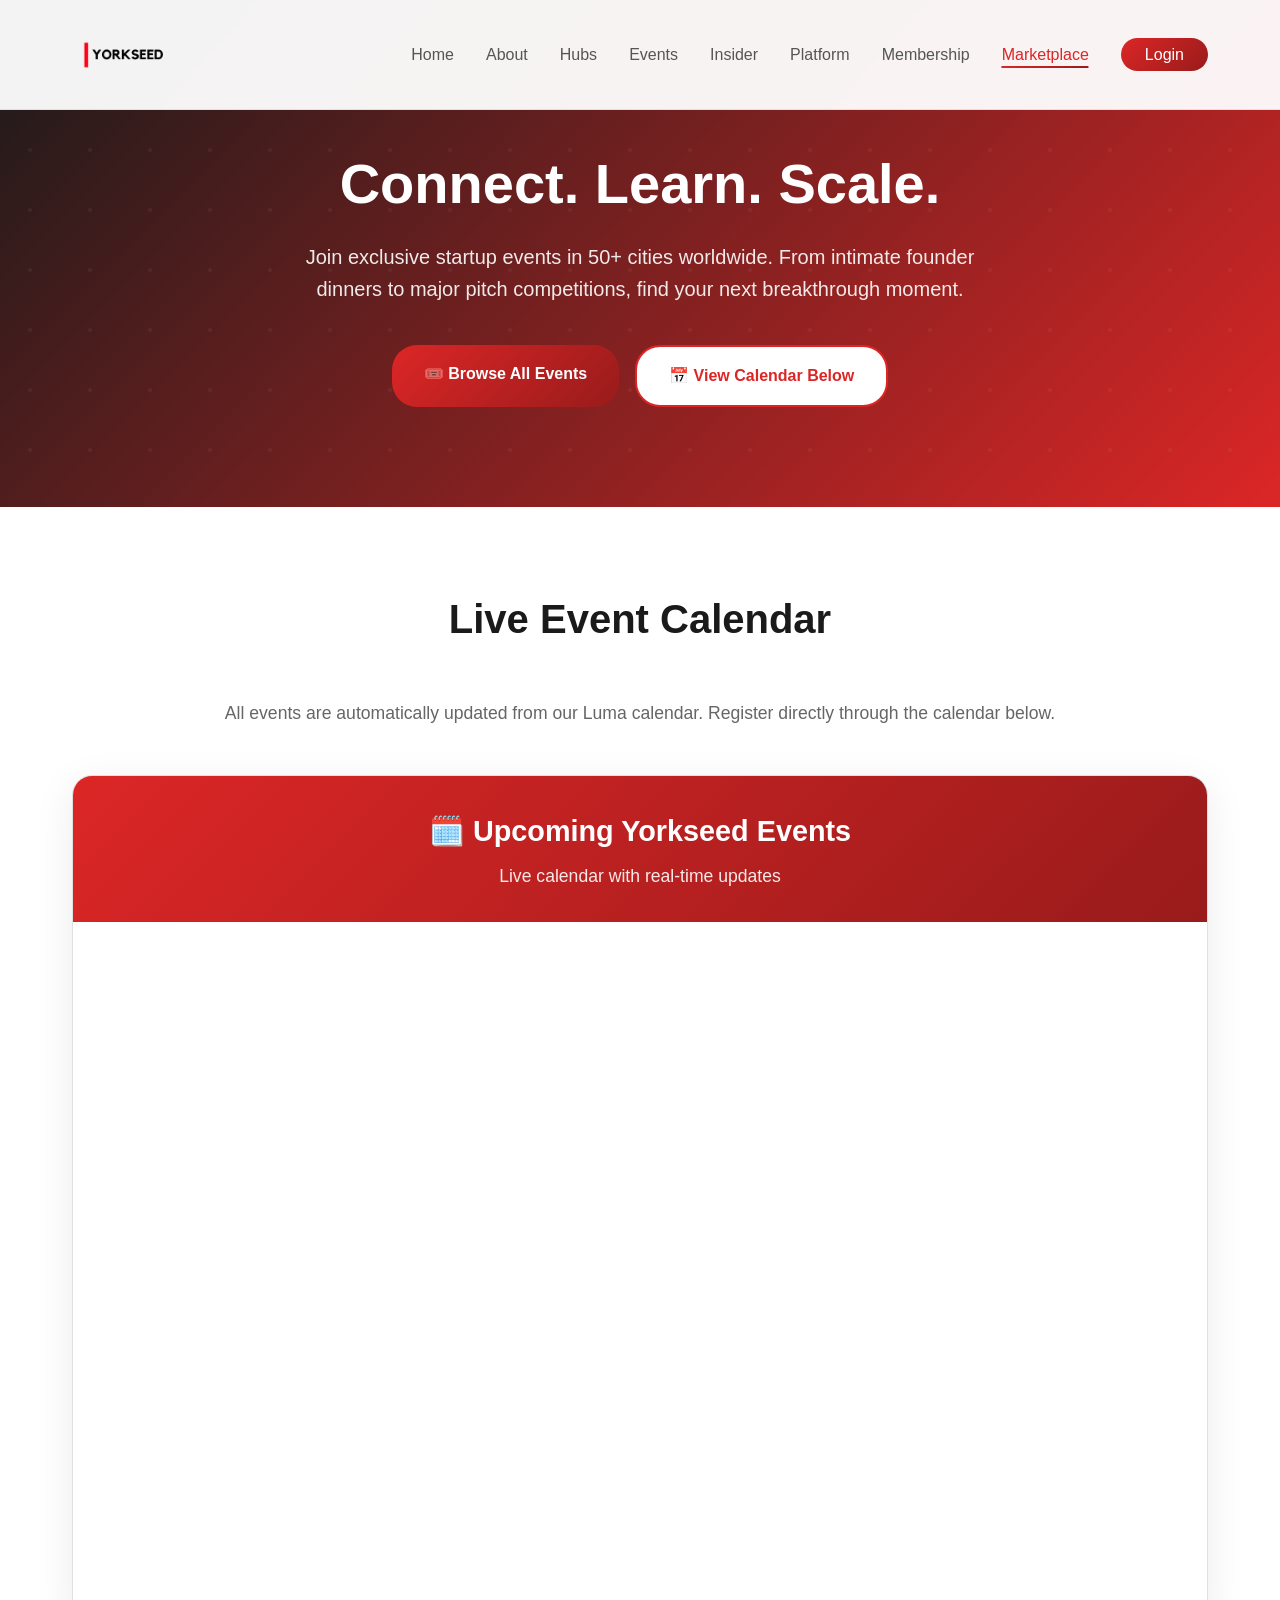
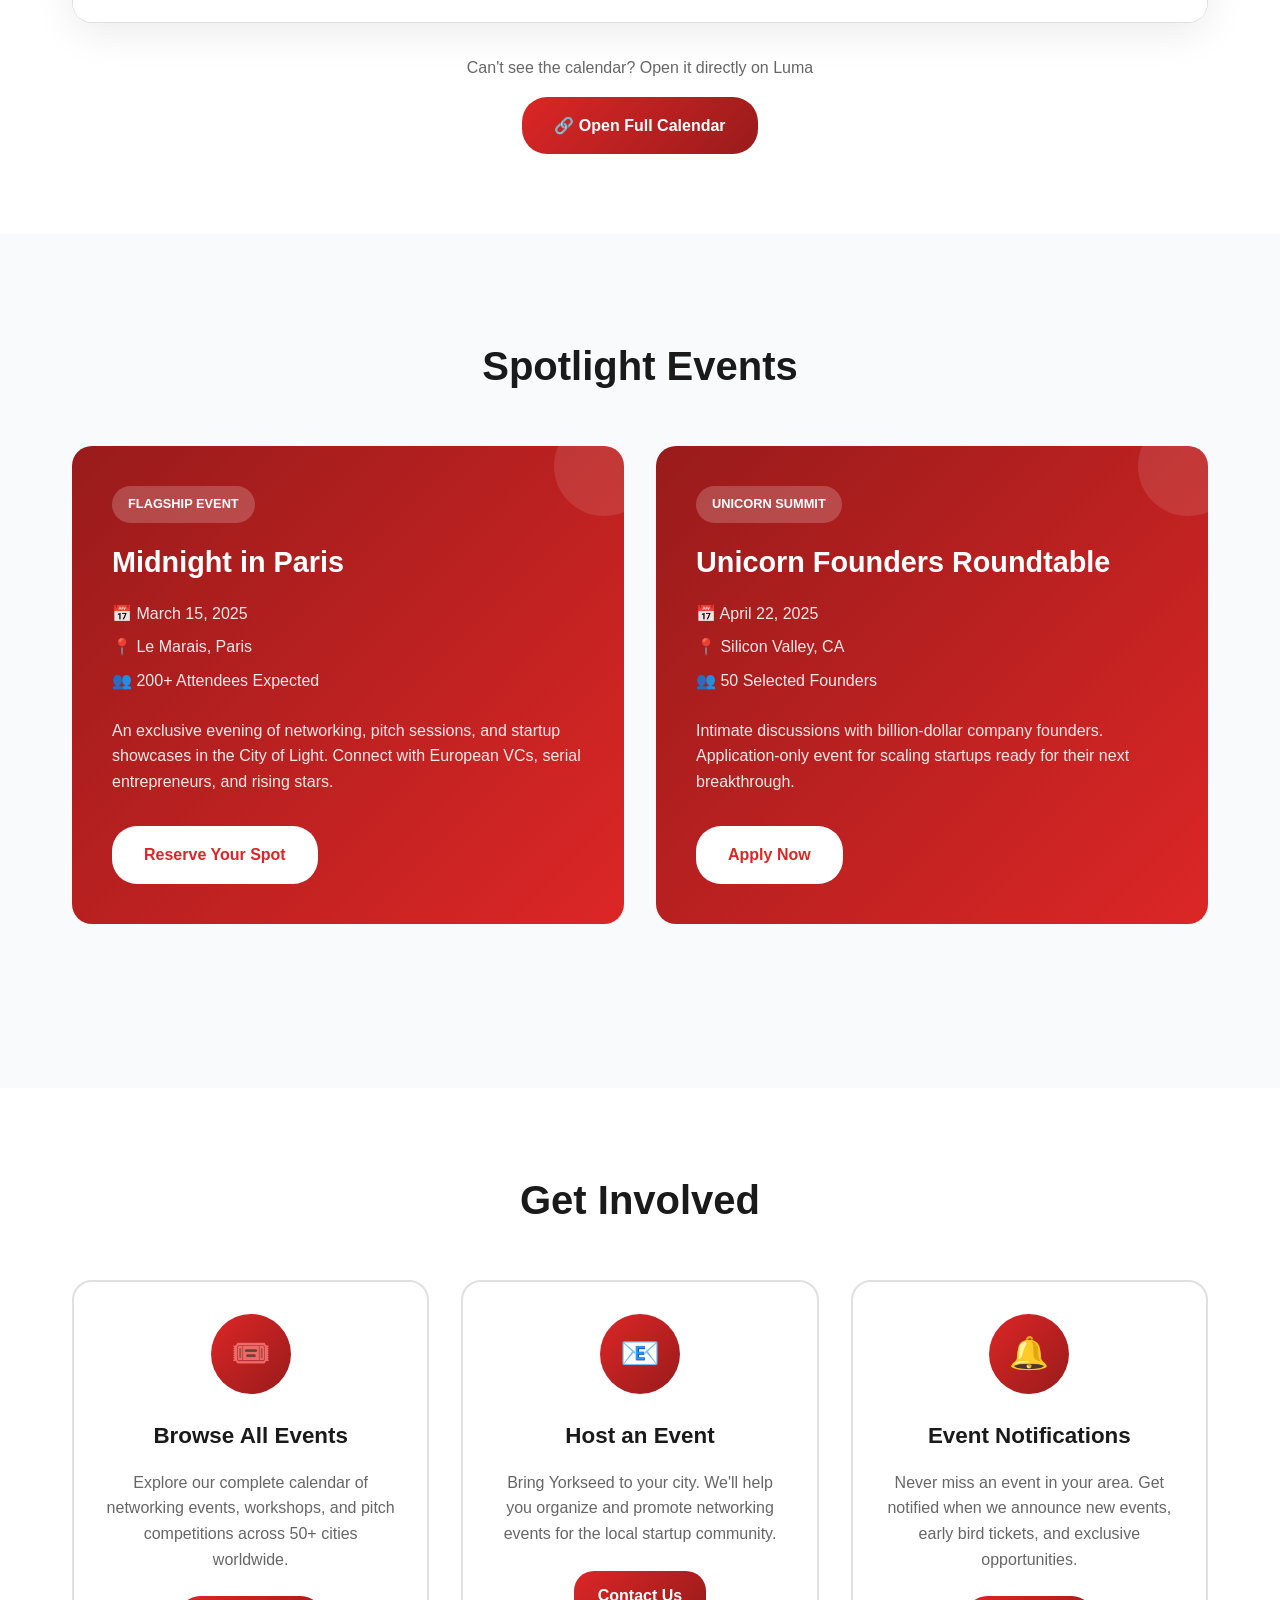
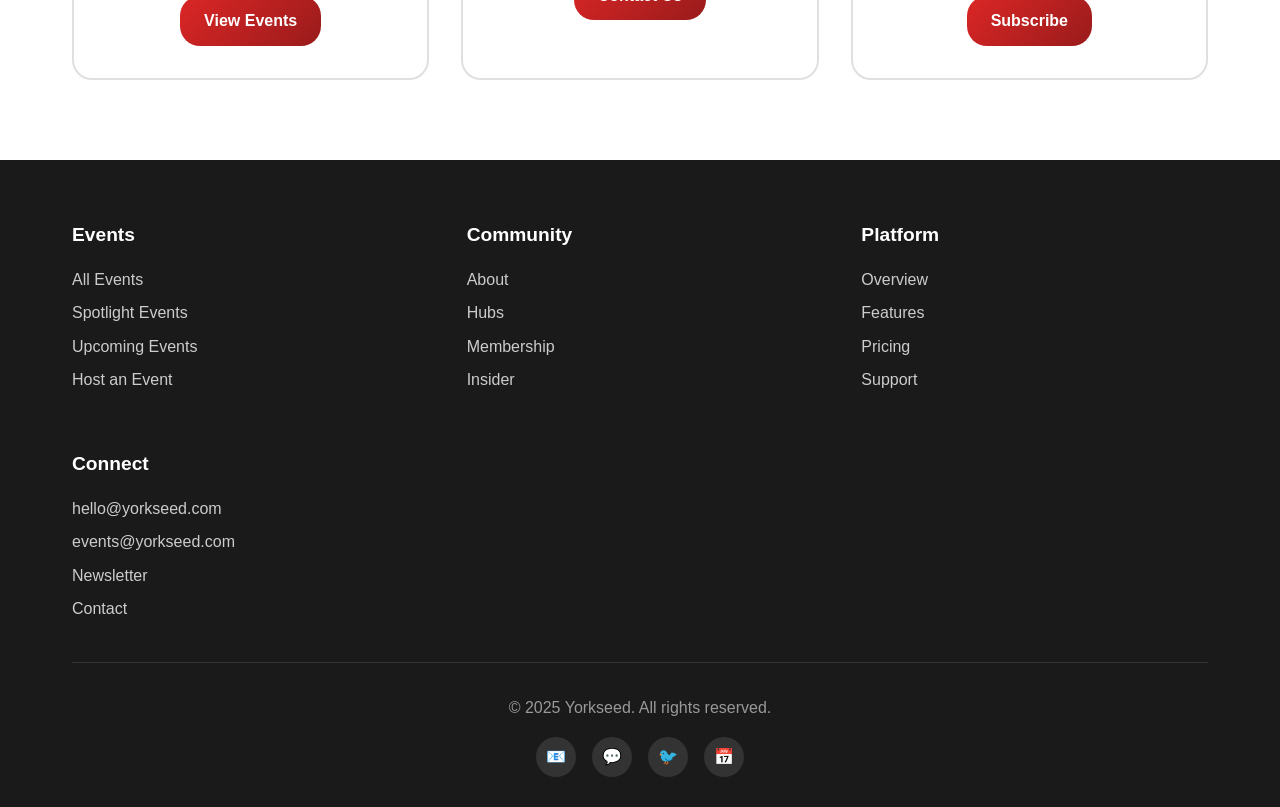
<file: events.html>
<!DOCTYPE html>
<html lang="en">
<head>
    <meta charset="UTF-8">
    <meta name="viewport" content="width=device-width, initial-scale=1.0">
    <title>Events - Yorkseed</title>
    <style>
        * {
            margin: 0;
            padding: 0;
            box-sizing: border-box;
        }

        body {
            font-family: 'Inter', -apple-system, BlinkMacSystemFont, sans-serif;
            line-height: 1.6;
            color: #1a1a1a;
            overflow-x: hidden;
        }

        /* Header */
        .header {
            position: fixed;
            height: 110px;
            top: 0;
            width: 100%;
            background: rgba(255, 255, 255, 0.95);
            backdrop-filter: blur(20px);
            border-bottom: 1px solid #e0e0e0;
            z-index: 1000;
            align-items: center;
            padding: 1rem 0;
            transition: all 0.3s ease;
        }

        .nav-container {
            max-width: 1200px;
            margin: 0 auto;
            display: flex;
            justify-content: space-between;
            align-items: center;
            height: 100%;
            padding: 0 2rem;
        }

        .logo {
            display: flex;
            align-items: center;
            font-size: 1.5rem;
            font-weight: 700;
        }

        .logo img {
            max-height: 100px;
            height: auto;
            width: auto;
            margin-right: 0.5rem;
            transition: all 0.3s ease;
        }

        .logo img:hover {
            transform: scale(1.05);
        }

        .logo-text {
            background: linear-gradient(135deg, #dc2626 0%, #991b1b 100%);
            -webkit-background-clip: text;
            -webkit-text-fill-color: transparent;
            background-clip: text;
        }

        .nav-links {
            display: flex;
            list-style: none;
            gap: 2rem;
            align-items: center;
        }

        .nav-links a {
            text-decoration: none;
            color: #555;
            font-weight: 500;
            transition: color 0.3s ease;
            position: relative;
        }

        .nav-links a:hover {
            color: #dc2626;
        }

        .nav-links a::after {
            content: '';
            position: absolute;
            width: 0;
            height: 2px;
            bottom: -5px;
            left: 50%;
            background: linear-gradient(135deg, #dc2626 0%, #991b1b 100%);
            transition: all 0.3s ease;
            transform: translateX(-50%);
        }

        .nav-links a:hover::after {
            width: 100%;
        }

        .nav-links a.active {
            color: #dc2626;
        }

        .nav-links a.active::after {
            width: 100%;
        }

        .login-btn {
            background: linear-gradient(135deg, #dc2626 0%, #991b1b 100%);
            color: white !important;
            padding: 0.5rem 1.5rem;
            border-radius: 25px;
            transition: all 0.3s ease;
            border: none;
            cursor: pointer;
        }

        .login-btn:hover {
            transform: translateY(-2px);
            box-shadow: 0 10px 25px rgba(220, 38, 38, 0.3);
        }

        /* Hero Section */
        .hero {
            background: linear-gradient(135deg, #1a1a1a 0%, #dc2626 100%);
            color: white;
            padding: 150px 0 100px;
            text-align: center;
            position: relative;
            overflow: hidden;
        }

        .hero::before {
            content: '';
            position: absolute;
            top: 0;
            left: 0;
            right: 0;
            bottom: 0;
            background: url("data:image/svg+xml,%3Csvg width='60' height='60' viewBox='0 0 60 60' xmlns='http://www.w3.org/2000/svg'%3E%3Cg fill='none' fill-rule='evenodd'%3E%3Cg fill='%23ffffff' fill-opacity='0.05'%3E%3Ccircle cx='30' cy='30' r='2'/%3E%3C/g%3E%3C/g%3E%3C/svg%3E");
            animation: float 20s ease-in-out infinite;
        }

        @keyframes float {
            0%, 100% { transform: translateY(0px); }
            50% { transform: translateY(-20px); }
        }

        .hero-content {
            max-width: 800px;
            margin: 0 auto;
            padding: 0 2rem;
            position: relative;
            z-index: 2;
        }

        .hero h1 {
            font-size: 3.5rem;
            font-weight: 700;
            margin-bottom: 1.5rem;
            line-height: 1.2;
        }

        .hero p {
            font-size: 1.25rem;
            margin-bottom: 2.5rem;
            opacity: 0.9;
        }

        .container {
            max-width: 1200px;
            margin: 0 auto;
            padding: 0 2rem;
        }

        /* Live Luma Calendar Section */
        .live-events-section {
            padding: 80px 0;
            background: white;
        }

        .luma-calendar-container {
            background: white;
            border-radius: 20px;
            box-shadow: 0 10px 40px rgba(0, 0, 0, 0.08);
            overflow: hidden;
            margin: 2rem auto;
            max-width: 100%;
            border: 1px solid #e0e0e0;
        }

        .luma-calendar-header {
            background: linear-gradient(135deg, #dc2626 0%, #991b1b 100%);
            color: white;
            padding: 2rem;
            text-align: center;
        }

        .luma-calendar-header h3 {
            font-size: 1.8rem;
            font-weight: 700;
            margin-bottom: 0.5rem;
        }

        .luma-calendar-header p {
            opacity: 0.9;
            font-size: 1.1rem;
        }

        .luma-iframe-wrapper {
            position: relative;
            width: 100%;
            background: #f8fafc;
            padding: 0;
        }

        .luma-iframe {
            width: 100%;
            height: 700px;
            border: none;
            display: block;
            background: white;
        }

        /* Spotlight Events */
        .spotlight-events {
            padding: 100px 0;
            background: #f8fafc;
        }

        .section-title {
            text-align: center;
            font-size: 2.5rem;
            font-weight: 700;
            margin-bottom: 3rem;
            color: #1a1a1a;
        }

        .spotlight-grid {
            display: grid;
            grid-template-columns: repeat(auto-fit, minmax(350px, 1fr));
            gap: 2rem;
            margin-bottom: 4rem;
        }

        .spotlight-card {
            background: linear-gradient(135deg, #991b1b 0%, #dc2626 100%);
            color: white;
            border-radius: 20px;
            padding: 2.5rem;
            position: relative;
            overflow: hidden;
            transition: all 0.3s ease;
        }

        .spotlight-card:hover {
            transform: translateY(-5px);
            box-shadow: 0 20px 40px rgba(220, 38, 38, 0.3);
        }

        .spotlight-card::before {
            content: '';
            position: absolute;
            top: 0;
            right: 0;
            width: 100px;
            height: 100px;
            background: rgba(255, 255, 255, 0.1);
            border-radius: 50%;
            transform: translate(30px, -30px);
        }

        .spotlight-badge {
            background: rgba(255, 255, 255, 0.2);
            color: white;
            padding: 0.5rem 1rem;
            border-radius: 20px;
            font-size: 0.8rem;
            font-weight: 600;
            display: inline-block;
            margin-bottom: 1rem;
        }

        .spotlight-title {
            font-size: 1.8rem;
            font-weight: 700;
            margin-bottom: 1rem;
        }

        .spotlight-details {
            display: flex;
            flex-direction: column;
            gap: 0.5rem;
            margin-bottom: 1.5rem;
            opacity: 0.9;
        }

        .spotlight-detail {
            display: flex;
            align-items: center;
            gap: 0.5rem;
        }

        .spotlight-description {
            margin-bottom: 2rem;
            opacity: 0.9;
            line-height: 1.6;
        }

        .spotlight-btn {
            background: white;
            color: #dc2626;
            border: none;
            padding: 1rem 2rem;
            border-radius: 25px;
            font-weight: 600;
            cursor: pointer;
            transition: all 0.3s ease;
            display: inline-block;
            text-decoration: none;
        }

        .spotlight-btn:hover {
            transform: translateY(-2px);
            box-shadow: 0 10px 25px rgba(0, 0, 0, 0.2);
        }

        /* Quick Actions */
        .quick-actions {
            padding: 80px 0;
            background: white;
        }

        .quick-actions-grid {
            display: grid;
            grid-template-columns: repeat(auto-fit, minmax(280px, 1fr));
            gap: 2rem;
            margin-top: 3rem;
        }

        .quick-action-card {
            background: white;
            border: 2px solid #e0e0e0;
            border-radius: 20px;
            padding: 2rem;
            text-align: center;
            transition: all 0.3s ease;
            cursor: pointer;
        }

        .quick-action-card:hover {
            border-color: #dc2626;
            transform: translateY(-5px);
            box-shadow: 0 15px 35px rgba(220, 38, 38, 0.1);
        }

        .quick-action-icon {
            width: 80px;
            height: 80px;
            background: linear-gradient(135deg, #dc2626 0%, #991b1b 100%);
            border-radius: 50%;
            display: flex;
            align-items: center;
            justify-content: center;
            margin: 0 auto 1.5rem;
            font-size: 2rem;
        }

        .quick-action-card h3 {
            font-size: 1.4rem;
            font-weight: 600;
            margin-bottom: 1rem;
            color: #1a1a1a;
        }

        .quick-action-card p {
            color: #666;
            line-height: 1.6;
            margin-bottom: 1.5rem;
        }

        .quick-action-btn {
            background: linear-gradient(135deg, #dc2626 0%, #991b1b 100%);
            color: white;
            border: none;
            padding: 0.75rem 1.5rem;
            border-radius: 20px;
            font-weight: 600;
            cursor: pointer;
            transition: all 0.3s ease;
            text-decoration: none;
            display: inline-block;
        }

        .quick-action-btn:hover {
            transform: translateY(-2px);
            box-shadow: 0 8px 20px rgba(220, 38, 38, 0.3);
        }

        /* Footer */
        .footer {
            background: #1a1a1a;
            color: white;
            padding: 60px 0 30px;
        }

        .footer-content {
            display: grid;
            grid-template-columns: repeat(auto-fit, minmax(250px, 1fr));
            gap: 3rem;
            margin-bottom: 2rem;
        }

        .footer-section h3 {
            font-size: 1.2rem;
            font-weight: 600;
            margin-bottom: 1rem;
            color: white;
        }

        .footer-section ul {
            list-style: none;
        }

        .footer-section ul li {
            margin-bottom: 0.5rem;
        }

        .footer-section ul li a {
            color: #ccc;
            text-decoration: none;
            transition: color 0.3s ease;
        }

        .footer-section ul li a:hover {
            color: #dc2626;
        }

        .footer-bottom {
            border-top: 1px solid #333;
            padding-top: 2rem;
            text-align: center;
            color: #999;
        }

        .social-icons {
            display: flex;
            gap: 1rem;
            justify-content: center;
            margin-top: 1rem;
        }

        .social-icon {
            width: 40px;
            height: 40px;
            background: #333;
            border-radius: 50%;
            display: flex;
            align-items: center;
            justify-content: center;
            color: white;
            text-decoration: none;
            transition: all 0.3s ease;
        }

        .social-icon:hover {
            background: linear-gradient(135deg, #dc2626 0%, #991b1b 100%);
            transform: translateY(-2px);
        }

        /* CTA Button Styles */
        .cta-button {
            background: linear-gradient(135deg, #dc2626 0%, #991b1b 100%);
            color: white;
            padding: 1rem 2rem;
            border-radius: 25px;
            text-decoration: none;
            font-weight: 600;
            display: inline-block;
            transition: all 0.3s ease;
            border: none;
            cursor: pointer;
            font-size: 1rem;
        }

        .cta-button:hover {
            transform: translateY(-2px);
            box-shadow: 0 10px 25px rgba(220, 38, 38, 0.3);
        }

        .cta-button.secondary {
            background: white;
            color: #dc2626;
            border: 2px solid #dc2626;
        }

        .cta-button.secondary:hover {
            background: #dc2626;
            color: white;
        }

        /* Loading State */
        .loading-placeholder {
            display: flex;
            align-items: center;
            justify-content: center;
            height: 400px;
            background: #f8fafc;
            border-radius: 15px;
            color: #666;
            font-size: 1.1rem;
        }

        .loading-spinner {
            width: 40px;
            height: 40px;
            border: 4px solid #e0e0e0;
            border-top: 4px solid #dc2626;
            border-radius: 50%;
            animation: spin 1s linear infinite;
            margin-right: 1rem;
        }

        @keyframes spin {
            0% { transform: rotate(0deg); }
            100% { transform: rotate(360deg); }
        }

        /* Mobile Responsive */
        @media (max-width: 768px) {
            .nav-links {
                display: none;
            }

            .hero h1 {
                font-size: 2.5rem;
            }

            .hero p {
                font-size: 1.1rem;
            }

            .spotlight-grid,
            .quick-actions-grid {
                grid-template-columns: 1fr;
            }

            .luma-iframe {
                height: 600px;
            }

            .container {
                padding: 0 1rem;
            }

            .luma-calendar-header {
                padding: 1.5rem;
            }

            .luma-calendar-header h3 {
                font-size: 1.5rem;
            }
        }
    </style>
</head>
<body>
    <!-- Header -->
    <header class="header">
        <div class="nav-container">
            <div class="logo">
                <img src="DF3EE29E-8CE9-4C8E-8F29-561E04EF309B-3.PNG" alt="Yorkseed Logo">
            </div>
            <nav>
                <ul class="nav-links">
                    <li><a href="index.html">Home</a></li>
                    <li><a href="about.html">About</a></li>
                    <li><a href="hubs.html">Hubs</a></li>
                    <li><a href="events.html">Events</a></li>
                    <li><a href="insider.html">Insider</a></li>
                    <li><a href="platform.html">Platform</a></li>
                    <li><a href="membership.html">Membership</a></li>
                    <li><a href="marketplace.html" class="active">Marketplace</a></li>
                    <li><a href="login.html" class="login-btn">Login</a></li>
                </ul>
            </nav>
        </div>
    </header>

    <!-- Hero Section -->
    <section class="hero">
        <div class="hero-content">
            <h1>Connect. Learn. Scale.</h1>
            <p>Join exclusive startup events in 50+ cities worldwide. From intimate founder dinners to major pitch competitions, find your next breakthrough moment.</p>
            <div style="margin-top: 2rem; display: flex; gap: 1rem; justify-content: center; flex-wrap: wrap;">
                <a href="https://luma.com/embed/calendar/cal-lNnC3WMmNa2xd13/events" target="_blank" class="cta-button">
                    🎟️ Browse All Events
                </a>
                <a href="#live-events" class="cta-button secondary">
                    📅 View Calendar Below
                </a>
            </div>
        </div>
    </section>

    <!-- Live Luma Calendar Section -->
    <section class="live-events-section" id="live-events">
        <div class="container">
            <h2 class="section-title">Live Event Calendar</h2>
            <p style="text-align: center; color: #666; font-size: 1.1rem; margin-bottom: 3rem;">
                All events are automatically updated from our Luma calendar. Register directly through the calendar below.
            </p>
            
            <div class="luma-calendar-container">
                <div class="luma-calendar-header">
                    <h3>🗓️ Upcoming Yorkseed Events</h3>
                    <p>Live calendar with real-time updates</p>
                </div>
                <div class="luma-iframe-wrapper">
                    <iframe 
                        class="luma-iframe"
                        src="https://luma.com/embed/calendar/cal-lNnC3WMmNa2xd13/events" 
                        frameborder="0" 
                        allowfullscreen="" 
                        aria-hidden="false" 
                        tabindex="0"
                        onload="this.style.opacity='1'"
                        style="opacity: 0; transition: opacity 0.3s ease;">
                    </iframe>
                </div>
            </div>

            <div style="text-align: center; margin-top: 2rem;">
                <p style="color: #666; margin-bottom: 1rem;">Can't see the calendar? Open it directly on Luma</p>
                <a href="https://luma.com/embed/calendar/cal-lNnC3WMmNa2xd13/events" target="_blank" class="cta-button">
                    🔗 Open Full Calendar
                </a>
            </div>
        </div>
    </section>

    <!-- Spotlight Events -->
    <section class="spotlight-events">
        <div class="container">
            <h2 class="section-title">Spotlight Events</h2>
            <div class="spotlight-grid">
                <div class="spotlight-card">
                    <div class="spotlight-badge">FLAGSHIP EVENT</div>
                    <div class="spotlight-title">Midnight in Paris</div>
                    <div class="spotlight-details">
                        <div class="spotlight-detail">📅 March 15, 2025</div>
                        <div class="spotlight-detail">📍 Le Marais, Paris</div>
                        <div class="spotlight-detail">👥 200+ Attendees Expected</div>
                    </div>
                    <div class="spotlight-description">
                        An exclusive evening of networking, pitch sessions, and startup showcases in the City of Light. Connect with European VCs, serial entrepreneurs, and rising stars.
                    </div>
                    <a href="https://luma.com/embed/calendar/cal-lNnC3WMmNa2xd13/events" target="_blank" class="spotlight-btn">Reserve Your Spot</a>
                </div>
                
                <div class="spotlight-card">
                    <div class="spotlight-badge">UNICORN SUMMIT</div>
                    <div class="spotlight-title">Unicorn Founders Roundtable</div>
                    <div class="spotlight-details">
                        <div class="spotlight-detail">📅 April 22, 2025</div>
                        <div class="spotlight-detail">📍 Silicon Valley, CA</div>
                        <div class="spotlight-detail">👥 50 Selected Founders</div>
                    </div>
                    <div class="spotlight-description">
                        Intimate discussions with billion-dollar company founders. Application-only event for scaling startups ready for their next breakthrough.
                    </div>
                    <a href="https://luma.com/embed/calendar/cal-lNnC3WMmNa2xd13/events" target="_blank" class="spotlight-btn">Apply Now</a>
                </div>
            </div>
        </div>
    </section>

    <!-- Quick Actions -->
    <section class="quick-actions">
        <div class="container">
            <h2 class="section-title">Get Involved</h2>
            <div class="quick-actions-grid">
                <div class="quick-action-card" onclick="window.open('https://luma.com/embed/calendar/cal-lNnC3WMmNa2xd13/events', '_blank')">
                    <div class="quick-action-icon">🎟️</div>
                    <h3>Browse All Events</h3>
                    <p>Explore our complete calendar of networking events, workshops, and pitch competitions across 50+ cities worldwide.</p>
                    <a href="https://luma.com/embed/calendar/cal-lNnC3WMmNa2xd13/events" target="_blank" class="quick-action-btn">View Events</a>
                </div>
                
                <div class="quick-action-card">
                    <div class="quick-action-icon">📧</div>
                    <h3>Host an Event</h3>
                    <p>Bring Yorkseed to your city. We'll help you organize and promote networking events for the local startup community.</p>
                    <a href="mailto:events@yorkseed.com" class="quick-action-btn">Contact Us</a>
                </div>
                
                <div class="quick-action-card">
                    <div class="quick-action-icon">🔔</div>
                    <h3>Event Notifications</h3>
                    <p>Never miss an event in your area. Get notified when we announce new events, early bird tickets, and exclusive opportunities.</p>
                    <a href="#newsletter" class="quick-action-btn">Subscribe</a>
                </div>
            </div>
        </div>
    </section>

    <!-- Footer -->
    <footer class="footer">
        <div class="container">
            <div class="footer-content">
                <div class="footer-section">
                    <h3>Events</h3>
                    <ul>
                        <li><a href="https://luma.com/embed/calendar/cal-lNnC3WMmNa2xd13/events" target="_blank">All Events</a></li>
                        <li><a href="#spotlight">Spotlight Events</a></li>
                        <li><a href="#upcoming">Upcoming Events</a></li>
                        <li><a href="mailto:events@yorkseed.com">Host an Event</a></li>
                    </ul>
                </div>
                <div class="footer-section">
                    <h3>Community</h3>
                    <ul>
                        <li><a href="about.html">About</a></li>
                        <li><a href="hubs.html">Hubs</a></li>
                        <li><a href="membership.html">Membership</a></li>
                        <li><a href="insider.html">Insider</a></li>
                    </ul>
                </div>
                <div class="footer-section">
                    <h3>Platform</h3>
                    <ul>
                        <li><a href="platforms.html">Overview</a></li>
                        <li><a href="#features">Features</a></li>
                        <li><a href="#pricing">Pricing</a></li>
                        <li><a href="#support">Support</a></li>
                    </ul>
                </div>
                <div class="footer-section">
                    <h3>Connect</h3>
                    <ul>
                        <li><a href="mailto:hello@yorkseed.com">hello@yorkseed.com</a></li>
                        <li><a href="mailto:events@yorkseed.com">events@yorkseed.com</a></li>
                        <li><a href="#newsletter">Newsletter</a></li>
                        <li><a href="#contact">Contact</a></li>
                    </ul>
                </div>
            </div>
            <div class="footer-bottom">
                <p>&copy; 2025 Yorkseed. All rights reserved.</p>
                <div class="social-icons">
                    <a href="#" class="social-icon">📧</a>
                    <a href="#" class="social-icon">💬</a>
                    <a href="#" class="social-icon">🐦</a>
                    <a href="https://luma.com/embed/calendar/cal-lNnC3WMmNa2xd13/events" target="_blank" class="social-icon">📅</a>
                </div>
            </div>
        </div>
    </footer>

    <script>
        // Smooth scrolling for anchor links
        document.querySelectorAll('a[href^="#"]').forEach(anchor => {
            anchor.addEventListener('click', function (e) {
                e.preventDefault();
                const target = document.querySelector(this.getAttribute('href'));
                if (target) {
                    target.scrollIntoView({
                        behavior: 'smooth',
                        block: 'start'
                    });
                }
            });
        });

        // Header scroll effect
        window.addEventListener('scroll', () => {
            const header = document.querySelector('.header');
            if (window.scrollY > 100) {
                header.style.background = 'rgba(255, 255, 255, 0.98)';
                header.style.boxShadow = '0 5px 20px rgba(0, 0, 0, 0.1)';
            } else {
                header.style.background = 'rgba(255, 255, 255, 0.95)';
                header.style.boxShadow = 'none';
            }
        });

        // Iframe loading handler
        const iframe = document.querySelector('.luma-iframe');
        if (iframe) {
            iframe.addEventListener('load', function() {
                console.log('Luma calendar loaded successfully');
            });
            
            iframe.addEventListener('error', function() {
                console.error('Error loading Luma calendar');
                // Could add fallback content here
            });
        }
    </script>
</body>
</html>
</file>
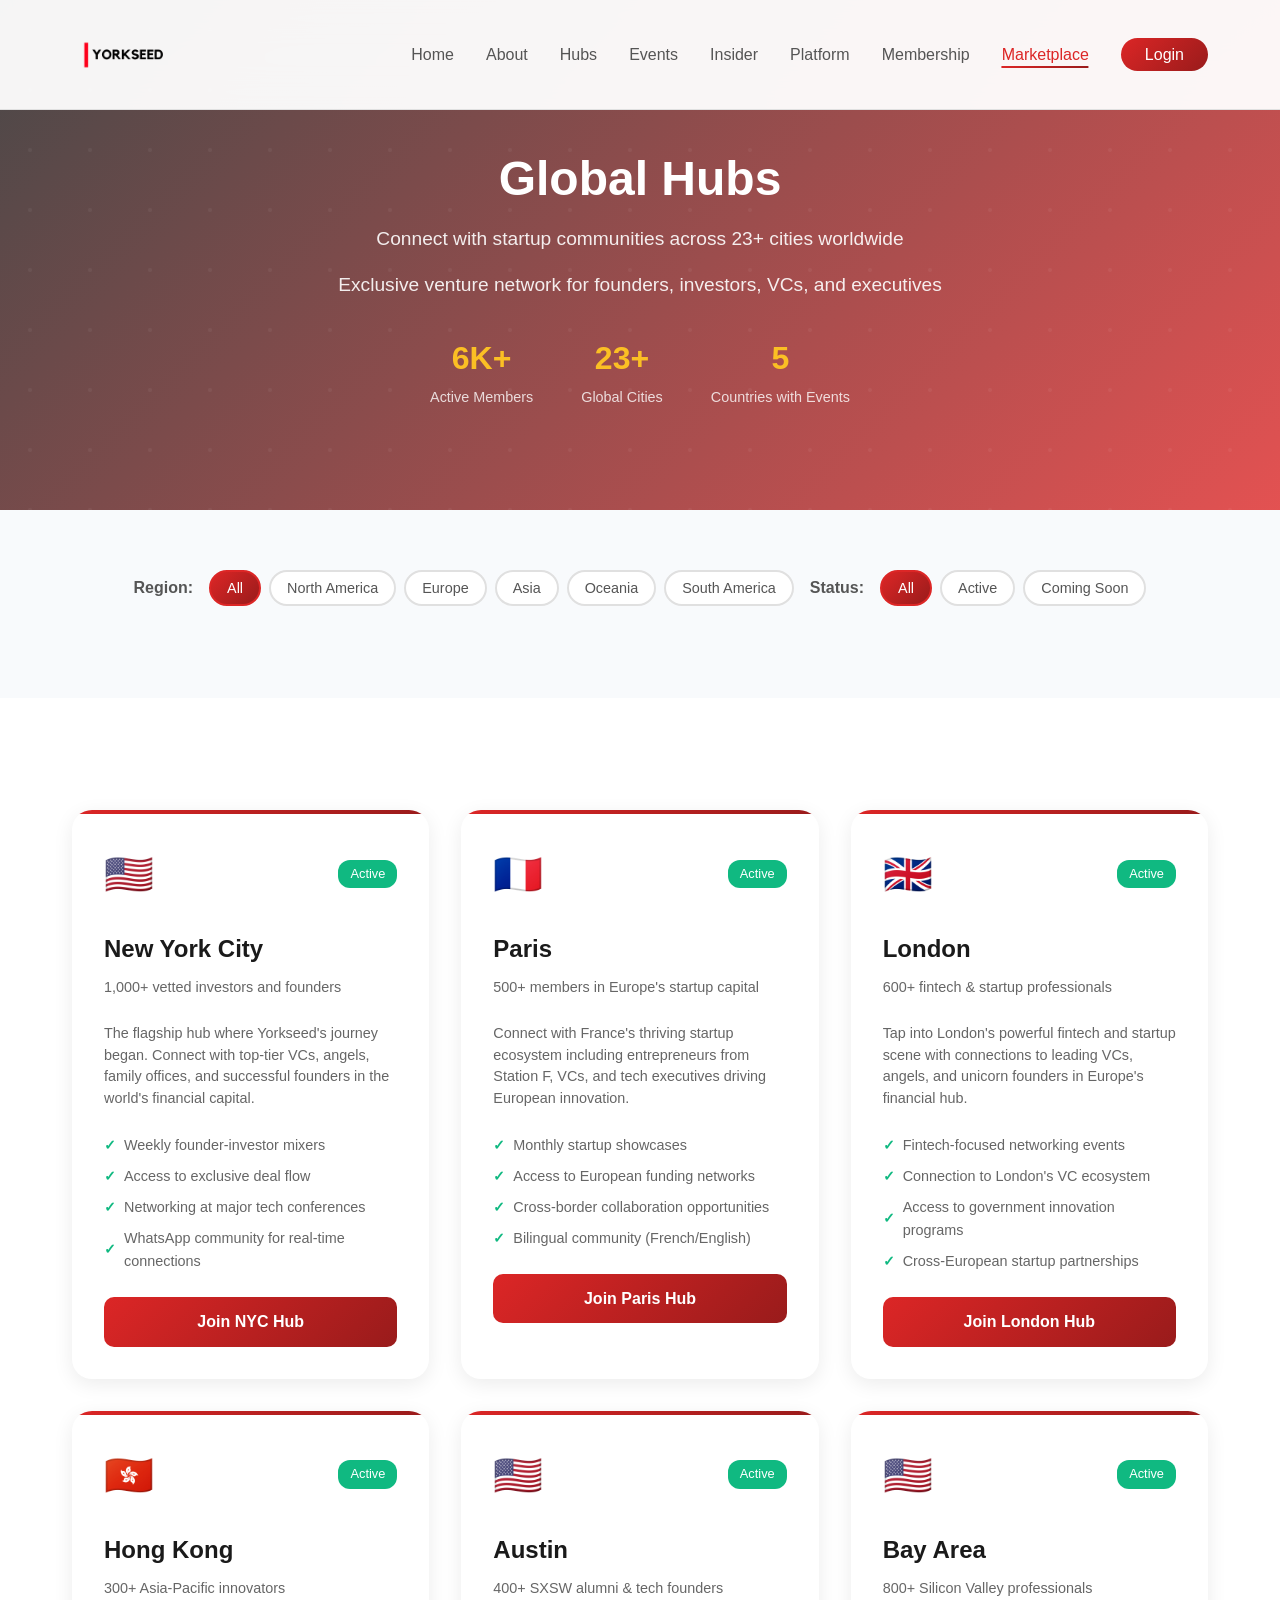
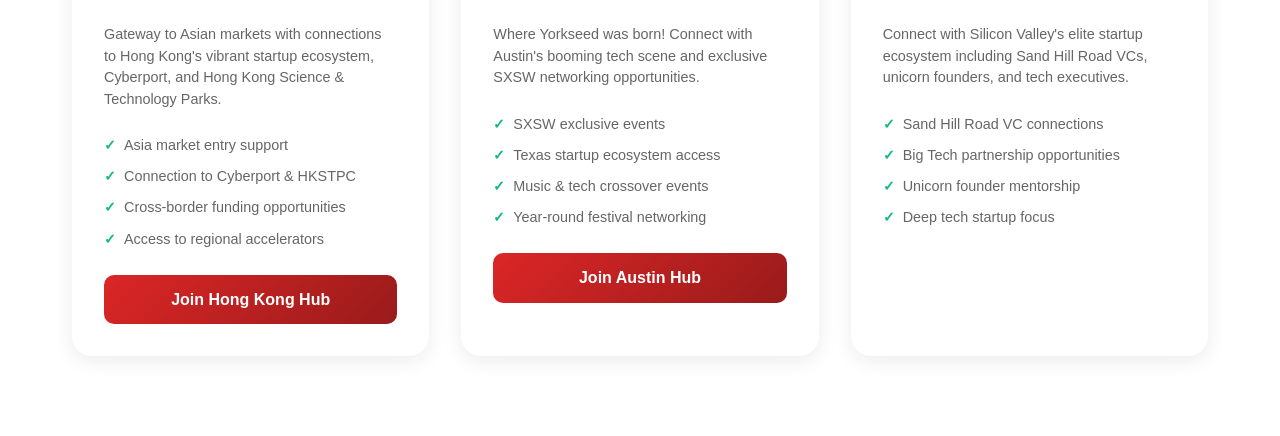
<file: hubs.html>
<!DOCTYPE html>
<html lang="en">
<head>
    <meta charset="UTF-8">
    <meta name="viewport" content="width=device-width, initial-scale=1.0">
    <title>Global Hubs | Yorkseed</title>
    <style>
        * {
            margin: 0;
            padding: 0;
            box-sizing: border-box;
        }

        body {
            font-family: 'Inter', -apple-system, BlinkMacSystemFont, sans-serif;
            line-height: 1.6;
            color: #1a1a1a;
            overflow-x: hidden;
        }

        /* Header */
        .header {
            position: fixed;
            height: 110px;
            top: 0;
            width: 100%;
            background: rgba(255, 255, 255, 0.95);
            backdrop-filter: blur(20px);
            border-bottom: 1px solid #e0e0e0;
            z-index: 1000;
            align-items: center;
            padding: 1rem 0;
            transition: all 0.3s ease;
        }

        .nav-container {
            max-width: 1200px;
            margin: 0 auto;
            display: flex;
            justify-content: space-between;
            align-items: center;
            height: 100%;
            padding: 0 2rem;
        }

        .logo {
            display: flex;
            align-items: center;
            font-size: 1.5rem;
            font-weight: 700;
        }

        .logo img {
            max-height: 100px; /* keep logo within header */
            height: auto;
            width: auto;
            margin-right: 0.5rem;
            transition: all 0.3s ease;
        }

        .logo img:hover {
            transform: scale(1.05);
        }

        .logo-text {
            background: linear-gradient(135deg, #dc2626 0%, #991b1b 100%);
            -webkit-background-clip: text;
            -webkit-text-fill-color: transparent;
            background-clip: text;
        }

        .nav-links {
            display: flex;
            list-style: none;
            gap: 2rem;
            align-items: center;
        }

        .nav-links a {
            text-decoration: none;
            color: #555;
            font-weight: 500;
            transition: color 0.3s ease;
            position: relative;
        }

        .nav-links a:hover, .nav-links a.active {
            color: #dc2626;
        }

        .nav-links a::after {
            content: '';
            position: absolute;
            width: 0;
            height: 2px;
            bottom: -5px;
            left: 50%;
            background: linear-gradient(135deg, #dc2626 0%, #991b1b 100%);
            transition: all 0.3s ease;
            transform: translateX(-50%);
        }

        .nav-links a:hover::after, .nav-links a.active::after {
            width: 100%;
        }

        .login-btn {
            background: linear-gradient(135deg, #dc2626 0%, #991b1b 100%);
            color: white !important;
            padding: 0.5rem 1.5rem;
            border-radius: 25px;
            transition: all 0.3s ease;
            border: none;
            cursor: pointer;
        }

        /* Page Hero */
        .page-hero {
            background: linear-gradient(135deg, rgba(26, 26, 26, 0.8) 0%, rgba(220, 38, 38, 0.8) 100%),
                        url('https://images.unsplash.com/photo-1477959858617-67f85cf4f1df?ixlib=rb-4.0.3&auto=format&fit=crop&w=2044&q=80') center/cover;
            color: white;
            padding: 150px 0 100px;
            text-align: center;
            position: relative;
            overflow: hidden;
        }

        .page-hero::before {
            content: '';
            position: absolute;
            top: 0;
            left: 0;
            right: 0;
            bottom: 0;
            background: url("data:image/svg+xml,%3Csvg width='60' height='60' viewBox='0 0 60 60' xmlns='http://www.w3.org/2000/svg'%3E%3Cg fill='none' fill-rule='evenodd'%3E%3Cg fill='%23ffffff' fill-opacity='0.05'%3E%3Ccircle cx='30' cy='30' r='2'/%3E%3C/g%3E%3C/g%3E%3C/svg%3E");
            animation: float 20s ease-in-out infinite;
        }

        @keyframes float {
            0%, 100% { transform: translateY(0px); }
            50% { transform: translateY(-20px); }
        }

        .page-hero-content {
            max-width: 800px;
            margin: 0 auto;
            padding: 0 2rem;
            position: relative;
            z-index: 2;
        }

        .page-hero h1 {
            font-size: 3rem;
            font-weight: 700;
            margin-bottom: 1rem;
            line-height: 1.2;
        }

        .page-hero p {
            font-size: 1.2rem;
            opacity: 0.9;
            margin-bottom: 1rem;
        }

        .hero-stats {
            display: flex;
            justify-content: center;
            gap: 3rem;
            margin-top: 2rem;
            flex-wrap: wrap;
        }

        .hero-stat {
            text-align: center;
        }

        .hero-stat-number {
            font-size: 2rem;
            font-weight: 700;
            color: #fbbf24;
            display: block;
        }

        .hero-stat-label {
            font-size: 0.9rem;
            opacity: 0.8;
        }

        /* Container */
        .container {
            max-width: 1200px;
            margin: 0 auto;
            padding: 0 2rem;
        }

        /* Filters Section */
        .filters-section {
            background: #f8fafc;
            padding: 60px 0;
        }

        .filters-container {
            display: flex;
            flex-wrap: wrap;
            gap: 1rem;
            justify-content: center;
            align-items: center;
            margin-bottom: 2rem;
        }

        .filter-group {
            display: flex;
            flex-wrap: wrap;
            gap: 0.5rem;
            align-items: center;
        }

        .filter-label {
            font-weight: 600;
            color: #555;
            margin-right: 0.5rem;
        }

        .filter-btn {
            background: white;
            border: 2px solid #e0e0e0;
            color: #555;
            padding: 0.5rem 1rem;
            border-radius: 20px;
            cursor: pointer;
            transition: all 0.3s ease;
            font-size: 0.9rem;
        }

        .filter-btn:hover, .filter-btn.active {
            background: linear-gradient(135deg, #dc2626 0%, #991b1b 100%);
            color: white;
            border-color: #dc2626;
        }

        .view-toggle {
            display: flex;
            gap: 0.5rem;
        }

        .view-btn {
            background: white;
            border: 2px solid #e0e0e0;
            color: #555;
            padding: 0.5rem 1rem;
            border-radius: 8px;
            cursor: pointer;
            transition: all 0.3s ease;
        }

        .view-btn.active {
            background: #dc2626;
            color: white;
            border-color: #dc2626;
        }

        /* Hubs Grid */
        .hubs-section {
            padding: 80px 0;
        }

        .hubs-grid {
            display: grid;
            grid-template-columns: repeat(auto-fill, minmax(350px, 1fr));
            gap: 2rem;
            margin-top: 2rem;
        }

        .hub-card {
            background: white;
            border-radius: 20px;
            padding: 2rem;
            box-shadow: 0 5px 20px rgba(0, 0, 0, 0.08);
            transition: all 0.3s ease;
            position: relative;
            overflow: hidden;
        }

        .hub-card::before {
            content: '';
            position: absolute;
            top: 0;
            left: 0;
            right: 0;
            height: 4px;
            background: linear-gradient(135deg, #dc2626 0%, #991b1b 100%);
        }

        .hub-card:hover {
            transform: translateY(-5px);
            box-shadow: 0 15px 40px rgba(0, 0, 0, 0.15);
        }

        .hub-header {
            display: flex;
            align-items: center;
            justify-content: space-between;
            margin-bottom: 1.5rem;
        }

        .hub-flag {
            font-size: 2.5rem;
        }

        .hub-status {
            background: #10b981;
            color: white;
            padding: 0.25rem 0.75rem;
            border-radius: 12px;
            font-size: 0.8rem;
            font-weight: 500;
        }

        .hub-status.coming-soon {
            background: #f59e0b;
        }

        .hub-city {
            font-size: 1.5rem;
            font-weight: 700;
            color: #1a1a1a;
            margin-bottom: 0.5rem;
        }

        .hub-members {
            color: #666;
            font-size: 0.9rem;
            margin-bottom: 1.5rem;
        }

        .hub-description {
            color: #666;
            font-size: 0.9rem;
            margin-bottom: 1.5rem;
            line-height: 1.5;
        }

        .hub-features {
            list-style: none;
            margin-bottom: 1.5rem;
        }

        .hub-features li {
            display: flex;
            align-items: center;
            gap: 0.5rem;
            margin-bottom: 0.5rem;
            font-size: 0.9rem;
            color: #666;
        }

        .hub-features li::before {
            content: '✓';
            color: #10b981;
            font-weight: bold;
        }

        .join-hub-btn {
            width: 100%;
            background: linear-gradient(135deg, #dc2626 0%, #991b1b 100%);
            color: white;
            border: none;
            padding: 0.75rem 1.5rem;
            border-radius: 10px;
            font-weight: 600;
            cursor: pointer;
            transition: all 0.3s ease;
            text-decoration: none;
            display: inline-block;
            text-align: center;
        }

        .join-hub-btn:hover {
            transform: translateY(-2px);
            box-shadow: 0 8px 20px rgba(220, 38, 38, 0.3);
        }

        .join-hub-btn:disabled {
            background: #ccc;
            cursor: not-allowed;
            transform: none;
            box-shadow: none;
        }

        .join-hub-btn.coming-soon {
            background: #f59e0b;
        }

        /* Launch New Hub Section */
        .launch-hub-section {
            background: linear-gradient(135deg, rgba(248, 250, 252, 0.9) 0%, rgba(248, 250, 252, 0.9) 100%),
                        url('https://images.unsplash.com/photo-1517048676732-d65bc937f952?ixlib=rb-4.0.3&auto=format&fit=crop&w=2070&q=80') center/cover;
            padding: 80px 0;
        }

        .launch-hub-card {
            background: white;
            border-radius: 20px;
            padding: 3rem;
            max-width: 600px;
            margin: 0 auto;
            text-align: center;
            box-shadow: 0 5px 20px rgba(0, 0, 0, 0.08);
        }

        .launch-hub-card h2 {
            font-size: 2rem;
            font-weight: 700;
            margin-bottom: 1rem;
            color: #1a1a1a;
        }

        .launch-hub-card p {
            color: #666;
            margin-bottom: 2rem;
            font-size: 1.1rem;
        }

        .launch-form {
            display: flex;
            flex-direction: column;
            gap: 1rem;
        }

        .form-row {
            display: flex;
            gap: 1rem;
        }

        .form-group {
            flex: 1;
        }

        .form-group label {
            display: block;
            font-weight: 600;
            margin-bottom: 0.5rem;
            color: #1a1a1a;
        }

        .form-group input, .form-group select, .form-group textarea {
            width: 100%;
            padding: 0.75rem;
            border: 2px solid #e0e0e0;
            border-radius: 8px;
            font-size: 1rem;
            transition: border-color 0.3s ease;
        }

        .form-group input:focus, .form-group select:focus, .form-group textarea:focus {
            outline: none;
            border-color: #dc2626;
        }

        .submit-btn {
            background: linear-gradient(135deg, #dc2626 0%, #991b1b 100%);
            color: white;
            border: none;
            padding: 1rem 2rem;
            border-radius: 10px;
            font-size: 1rem;
            font-weight: 600;
            cursor: pointer;
            transition: all 0.3s ease;
            margin-top: 1rem;
        }

        .submit-btn:hover {
            transform: translateY(-2px);
            box-shadow: 0 10px 25px rgba(220, 38, 38, 0.3);
        }

        /* Passport Section */
        .passport-section {
            background: linear-gradient(135deg, rgba(26, 26, 26, 0.9) 0%, rgba(220, 38, 38, 0.9) 100%),
                        url('https://images.unsplash.com/photo-1551818255-e6e10975bc17?ixlib=rb-4.0.3&auto=format&fit=crop&w=2073&q=80') center/cover;
            color: white;
            padding: 80px 0;
            text-align: center;
        }

        .passport-content {
            max-width: 800px;
            margin: 0 auto;
        }

        .passport-section h2 {
            font-size: 2.5rem;
            font-weight: 700;
            margin-bottom: 1rem;
        }

        .passport-section p {
            font-size: 1.2rem;
            margin-bottom: 2rem;
            opacity: 0.9;
        }

        .passport-features {
            display: grid;
            grid-template-columns: repeat(auto-fit, minmax(200px, 1fr));
            gap: 2rem;
            margin: 3rem 0;
        }

        .passport-feature {
            background: rgba(255, 255, 255, 0.1);
            backdrop-filter: blur(20px);
            border-radius: 15px;
            padding: 2rem;
            border: 1px solid rgba(255, 255, 255, 0.2);
        }

        .passport-feature h3 {
            font-size: 1.2rem;
            margin-bottom: 0.5rem;
        }

        .passport-btns {
            display: flex;
            gap: 1rem;
            justify-content: center;
            flex-wrap: wrap;
        }

        .passport-btn {
            background: white;
            color: #dc2626;
            padding: 1rem 2rem;
            border: none;
            border-radius: 25px;
            font-weight: 600;
            cursor: pointer;
            transition: all 0.3s ease;
            text-decoration: none;
            display: inline-block;
        }

        .passport-btn:hover {
            transform: translateY(-2px);
            box-shadow: 0 10px 25px rgba(0, 0, 0, 0.2);
        }

        .passport-btn.secondary {
            background: transparent;
            color: white;
            border: 2px solid white;
        }

        .passport-btn.secondary:hover {
            background: white;
            color: #dc2626;
        }

        /* Footer */
        .footer {
            background: linear-gradient(135deg, rgba(26, 26, 26, 0.95) 0%, rgba(26, 26, 26, 0.95) 100%),
                        url('https://images.unsplash.com/photo-1449824913935-59a10b8d2000?ixlib=rb-4.0.3&auto=format&fit=crop&w=2070&q=80') center/cover;
            color: white;
            padding: 60px 0 30px;
        }

        .footer-content {
            display: grid;
            grid-template-columns: repeat(auto-fit, minmax(250px, 1fr));
            gap: 3rem;
            margin-bottom: 2rem;
        }

        .footer-section h3 {
            font-size: 1.2rem;
            font-weight: 600;
            margin-bottom: 1rem;
        }

        .footer-section ul {
            list-style: none;
        }

        .footer-section ul li {
            margin-bottom: 0.5rem;
        }

        .footer-section ul li a {
            color: #ccc;
            text-decoration: none;
            transition: color 0.3s ease;
        }

        .footer-section ul li a:hover {
            color: #dc2626;
        }

        .footer-bottom {
            border-top: 1px solid #333;
            padding-top: 2rem;
            text-align: center;
            color: #999;
        }

        /* Mobile Responsive */
        @media (max-width: 768px) {
            .nav-links {
                display: none;
            }

            .page-hero h1 {
                font-size: 2.5rem;
            }

            .hero-stats {
                gap: 1.5rem;
            }

            .filters-container {
                flex-direction: column;
                align-items: stretch;
            }

            .hubs-grid {
                grid-template-columns: 1fr;
            }

            .form-row {
                flex-direction: column;
            }

            .passport-features {
                grid-template-columns: 1fr;
            }

            .passport-btns {
                flex-direction: column;
                align-items: center;
            }
        }
    </style>
</head>
<body>
    <!-- Header -->
    <header class="header">
        <div class="nav-container">
            <a href="index.html" class="logo">
                <img src="DF3EE29E-8CE9-4C8E-8F29-561E04EF309B-3.PNG">
            </a>
            <nav>
                <ul class="nav-links">
                    <li><a href="index.html">Home</a></li>
                    <li><a href="about.html">About</a></li>
                    <li><a href="hubs.html">Hubs</a></li>
                    <li><a href="events.html">Events</a></li>
                    <li><a href="insider.html">Insider</a></li>
                    <li><a href="platform.html">Platform</a></li>
                    <li><a href="membership.html">Membership</a></li>
                    <li><a href="marketplace.html" class="active">Marketplace</a></li>
                    <li><a href="login.html" class="login-btn">Login</a></li>
                </ul>
            </nav>
        </div>
    </header>

    <!-- Page Hero -->
    <section class="page-hero">
        <div class="page-hero-content">
            <h1>Global Hubs</h1>
            <p>Connect with startup communities across 23+ cities worldwide</p>
            <p>Exclusive venture network for founders, investors, VCs, and executives</p>
            
            <div class="hero-stats">
                <div class="hero-stat">
                    <span class="hero-stat-number">6K+</span>
                    <span class="hero-stat-label">Active Members</span>
                </div>
                <div class="hero-stat">
                    <span class="hero-stat-number">23+</span>
                    <span class="hero-stat-label">Global Cities</span>
                </div>
                <div class="hero-stat">
                    <span class="hero-stat-number">5</span>
                    <span class="hero-stat-label">Countries with Events</span>
                </div>
            </div>
        </div>
    </section>

    <!-- Filters Section -->
    <section class="filters-section">
        <div class="container">
            <div class="filters-container">
                <div class="filter-group">
                    <span class="filter-label">Region:</span>
                    <button class="filter-btn active" data-filter="all">All</button>
                    <button class="filter-btn" data-filter="north-america">North America</button>
                    <button class="filter-btn" data-filter="europe">Europe</button>
                    <button class="filter-btn" data-filter="asia">Asia</button>
                    <button class="filter-btn" data-filter="oceania">Oceania</button>
                    <button class="filter-btn" data-filter="south-america">South America</button>
                </div>
                <div class="filter-group">
                    <span class="filter-label">Status:</span>
                    <button class="filter-btn active" data-status="all">All</button>
                    <button class="filter-btn" data-status="active">Active</button>
                    <button class="filter-btn" data-status="coming-soon">Coming Soon</button>
                </div>
            </div>
        </div>
    </section>

    <!-- Hubs Grid -->
    <section class="hubs-section">
        <div class="container">
            <div class="hubs-grid" id="hubsGrid">
                <!-- New York Hub -->
                <div class="hub-card" data-region="north-america" data-status="active">
                    <div class="hub-header">
                        <div class="hub-flag">🇺🇸</div>
                        <div class="hub-status">Active</div>
                    </div>
                    <div class="hub-city">New York City</div>
                    <div class="hub-members">1,000+ vetted investors and founders</div>
                    <div class="hub-description">The flagship hub where Yorkseed's journey began. Connect with top-tier VCs, angels, family offices, and successful founders in the world's financial capital.</div>
                    <ul class="hub-features">
                        <li>Weekly founder-investor mixers</li>
                        <li>Access to exclusive deal flow</li>
                        <li>Networking at major tech conferences</li>
                        <li>WhatsApp community for real-time connections</li>
                    </ul>
                    <a href="https://chat.whatsapp.com/NYC" class="join-hub-btn">Join NYC Hub</a>
                </div>

                <!-- Paris Hub -->
                <div class="hub-card" data-region="europe" data-status="active">
                    <div class="hub-header">
                        <div class="hub-flag">🇫🇷</div>
                        <div class="hub-status">Active</div>
                    </div>
                    <div class="hub-city">Paris</div>
                    <div class="hub-members">500+ members in Europe's startup capital</div>
                    <div class="hub-description">Connect with France's thriving startup ecosystem including entrepreneurs from Station F, VCs, and tech executives driving European innovation.</div>
                    <ul class="hub-features">
                        <li>Monthly startup showcases</li>
                        <li>Access to European funding networks</li>
                        <li>Cross-border collaboration opportunities</li>
                        <li>Bilingual community (French/English)</li>
                    </ul>
                    <a href="https://chat.whatsapp.com/PARIS" class="join-hub-btn">Join Paris Hub</a>
                </div>

                <!-- London Hub -->
                <div class="hub-card" data-region="europe" data-status="active">
                    <div class="hub-header">
                        <div class="hub-flag">🇬🇧</div>
                        <div class="hub-status">Active</div>
                    </div>
                    <div class="hub-city">London</div>
                    <div class="hub-members">600+ fintech & startup professionals</div>
                    <div class="hub-description">Tap into London's powerful fintech and startup scene with connections to leading VCs, angels, and unicorn founders in Europe's financial hub.</div>
                    <ul class="hub-features">
                        <li>Fintech-focused networking events</li>
                        <li>Connection to London's VC ecosystem</li>
                        <li>Access to government innovation programs</li>
                        <li>Cross-European startup partnerships</li>
                    </ul>
                    <a href="https://chat.whatsapp.com/LONDON" class="join-hub-btn">Join London Hub</a>
                </div>

                <!-- Hong Kong Hub -->
                <div class="hub-card" data-region="asia" data-status="active">
                    <div class="hub-header">
                        <div class="hub-flag">🇭🇰</div>
                        <div class="hub-status">Active</div>
                    </div>
                    <div class="hub-city">Hong Kong</div>
                    <div class="hub-members">300+ Asia-Pacific innovators</div>
                    <div class="hub-description">Gateway to Asian markets with connections to Hong Kong's vibrant startup ecosystem, Cyberport, and Hong Kong Science & Technology Parks.</div>
                    <ul class="hub-features">
                        <li>Asia market entry support</li>
                        <li>Connection to Cyberport & HKSTPC</li>
                        <li>Cross-border funding opportunities</li>
                        <li>Access to regional accelerators</li>
                    </ul>
                    <a href="https://chat.whatsapp.com/JWS3SA22Di52uZhfkS8fVI" class="join-hub-btn">Join Hong Kong Hub</a>
                </div>

                <!-- Austin Hub -->
                <div class="hub-card" data-region="north-america" data-status="active">
                    <div class="hub-header">
                        <div class="hub-flag">🇺🇸</div>
                        <div class="hub-status">Active</div>
                    </div>
                    <div class="hub-city">Austin</div>
                    <div class="hub-members">400+ SXSW alumni & tech founders</div>
                    <div class="hub-description">Where Yorkseed was born! Connect with Austin's booming tech scene and exclusive SXSW networking opportunities.</div>
                    <ul class="hub-features">
                        <li>SXSW exclusive events</li>
                        <li>Texas startup ecosystem access</li>
                        <li>Music & tech crossover events</li>
                        <li>Year-round festival networking</li>
                    </ul>
                    <a href="https://chat.whatsapp.com/AUSTIN" class="join-hub-btn">Join Austin Hub</a>
                </div>

                <!-- Bay Area Hub -->
                <div class="hub-card" data-region="north-america" data-status="active">
                    <div class="hub-header">
                        <div class="hub-flag">🇺🇸</div>
                        <div class="hub-status">Active</div>
                    </div>
                    <div class="hub-city">Bay Area</div>
                    <div class="hub-members">800+ Silicon Valley professionals</div>
                    <div class="hub-description">Connect with Silicon Valley's elite startup ecosystem including Sand Hill Road VCs, unicorn founders, and tech executives.</div>
                    <ul class="hub-features">
                        <li>Sand Hill Road VC connections</li>
                        <li>Big Tech partnership opportunities</li>
                        <li>Unicorn founder mentorship</li>
                        <li>Deep tech startup focus</li>
</file>
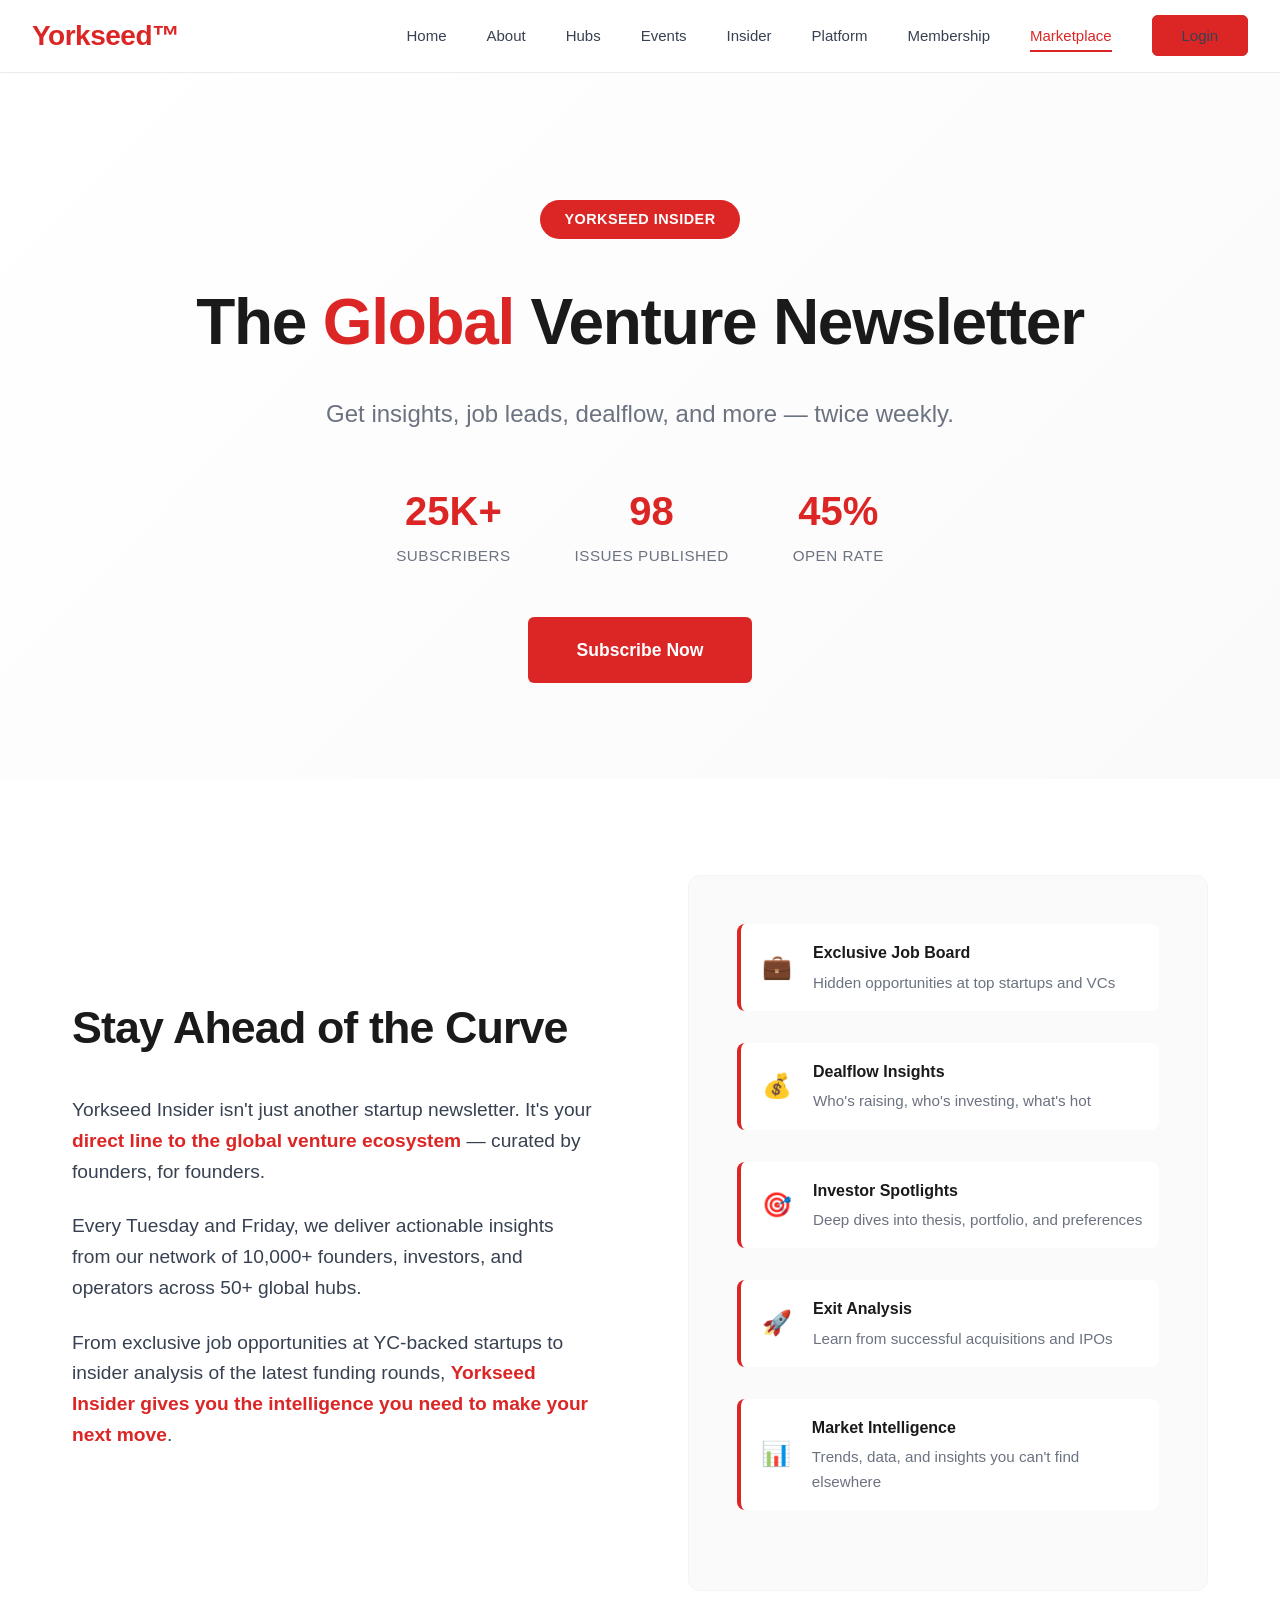
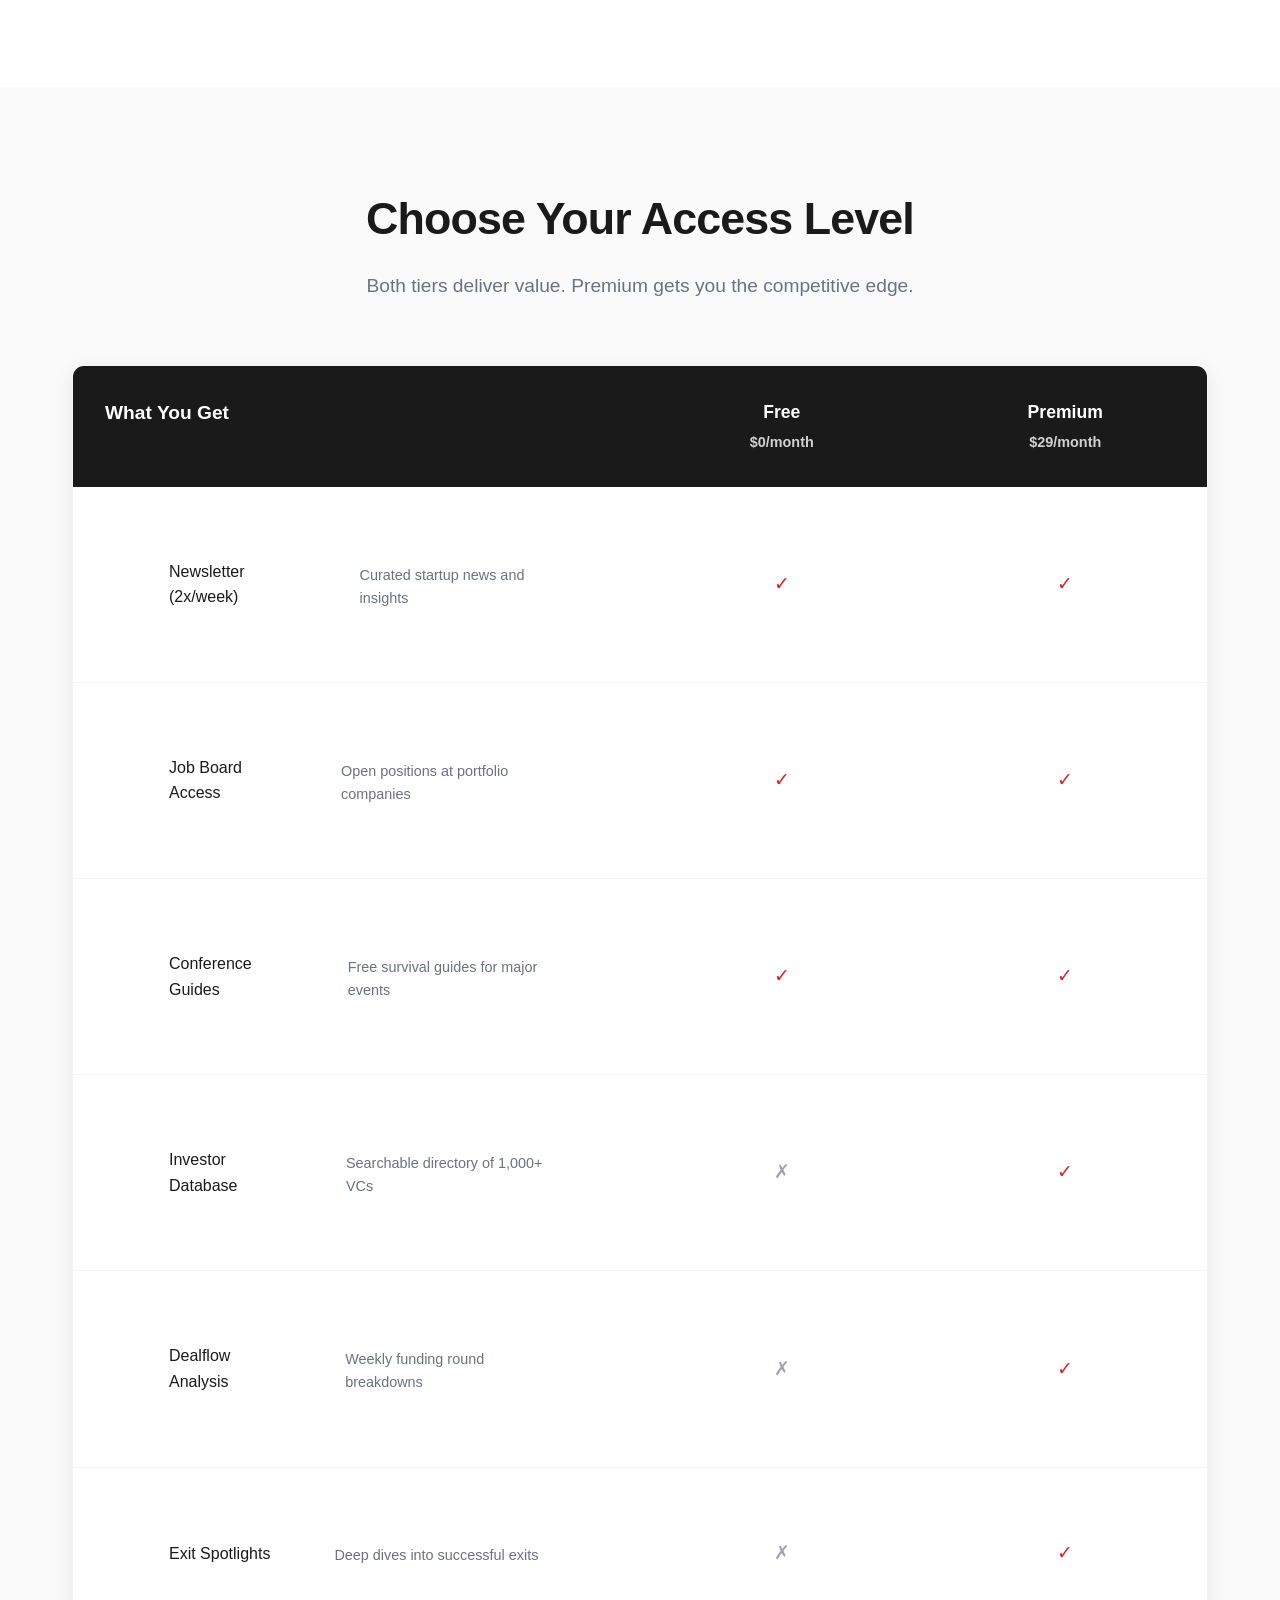
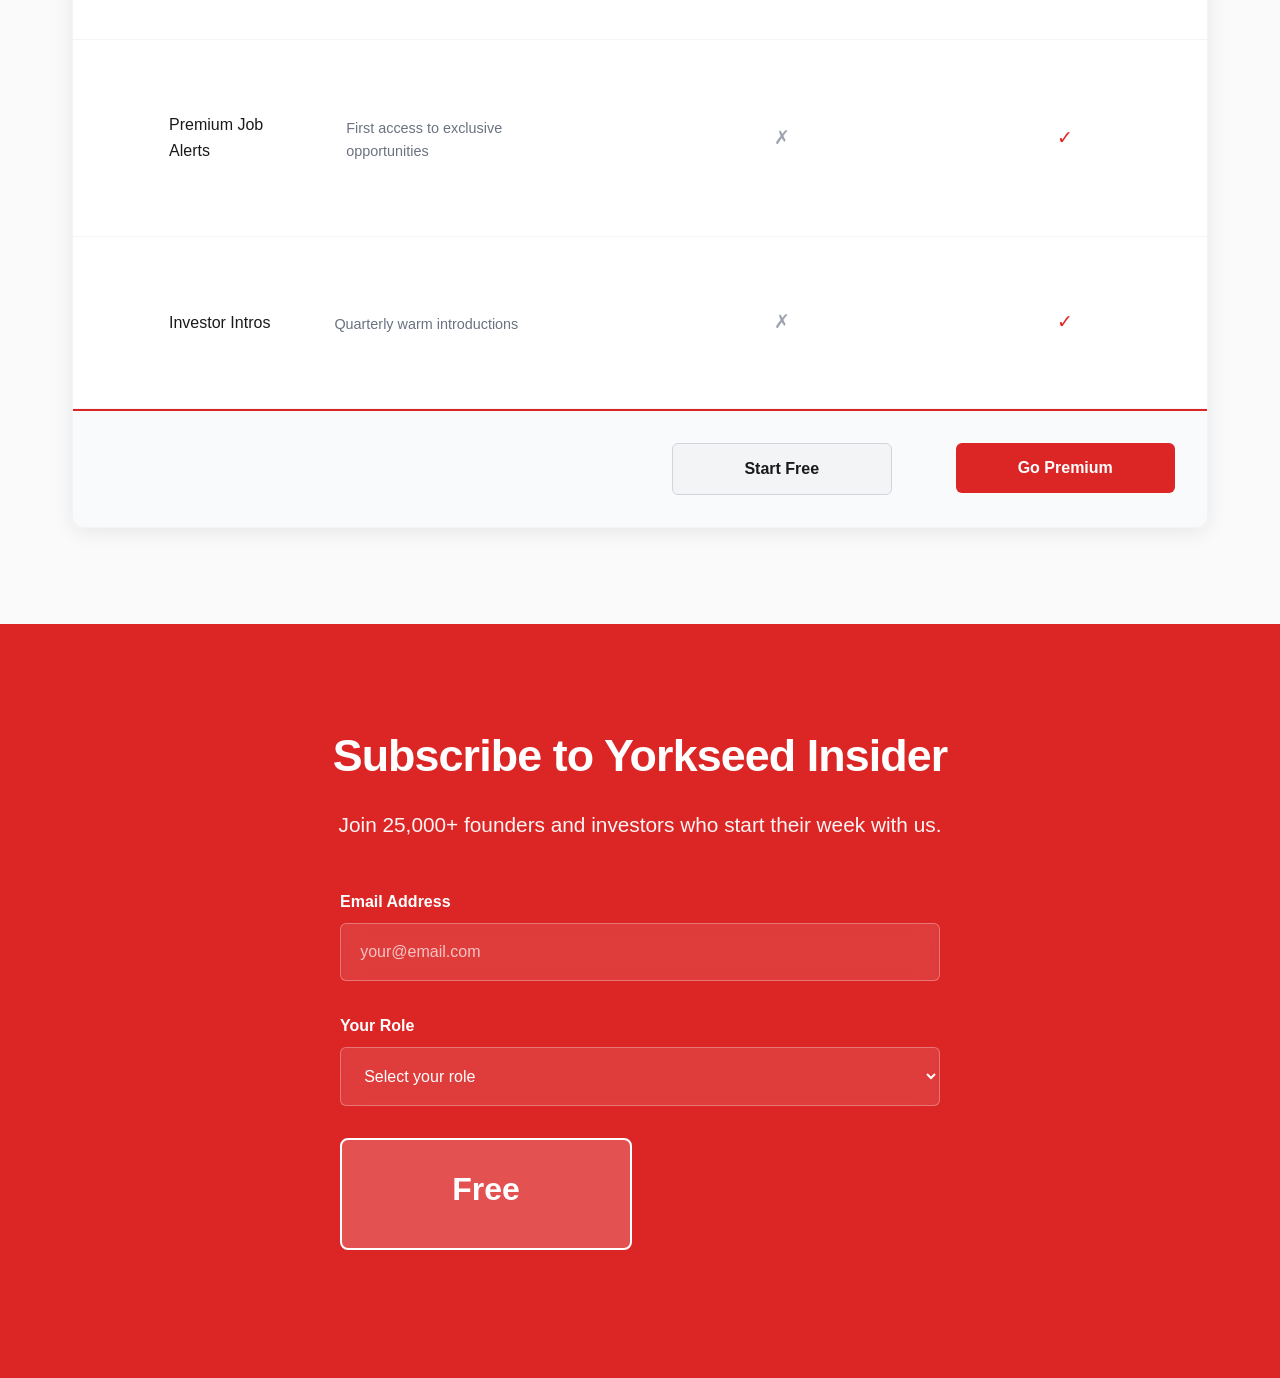
<file: insider.html>
<!DOCTYPE html>
<html lang="en">
<head>
    <meta charset="UTF-8">
    <meta name="viewport" content="width=device-width, initial-scale=1.0">
    <title>Yorkseed Insider - The Global Venture Newsletter</title>
    <style>
        * {
            margin: 0;
            padding: 0;
            box-sizing: border-box;
        }

        body {
            font-family: 'Inter', -apple-system, BlinkMacSystemFont, 'Segoe UI', sans-serif;
            line-height: 1.6;
            color: #1a1a1a;
            background: #ffffff;
        }

        /* Header - Same as other pages */
        header {
            position: fixed;
            top: 0;
            width: 100%;
            background: rgba(255, 255, 255, 0.98);
            backdrop-filter: blur(20px);
            border-bottom: 1px solid rgba(0, 0, 0, 0.08);
            z-index: 1000;
            transition: all 0.3s ease;
        }

        nav {
            max-width: 1400px;
            margin: 0 auto;
            padding: 0 2rem;
            display: flex;
            justify-content: space-between;
            align-items: center;
            height: 72px;
        }

        .logo {
            font-size: 28px;
            font-weight: 700;
            color: #dc2626;
            text-decoration: none;
            letter-spacing: -0.5px;
        }

        .nav-links {
            display: flex;
            list-style: none;
            gap: 2.5rem;
            align-items: center;
        }

        .nav-links a {
            text-decoration: none;
            color: #374151;
            font-weight: 500;
            font-size: 15px;
            transition: color 0.3s ease;
            position: relative;
        }

        .nav-links a:hover, .nav-links a.active {
            color: #dc2626;
        }

        .nav-links a::after {
            content: '';
            position: absolute;
            bottom: -8px;
            left: 0;
            width: 0;
            height: 2px;
            background: #dc2626;
            transition: width 0.3s ease;
        }

        .nav-links a:hover::after, .nav-links a.active::after {
            width: 100%;
        }

        .login-btn {
            background: #dc2626;
            color: white;
            padding: 0.7rem 1.8rem;
            border-radius: 6px;
            text-decoration: none;
            font-weight: 600;
            font-size: 14px;
            transition: all 0.3s ease;
            border: 1px solid #dc2626;
        }

        .login-btn:hover {
            background: #b91c1c;
            border-color: #b91c1c;
            transform: translateY(-1px);
            box-shadow: 0 4px 12px rgba(220, 38, 38, 0.3);
        }

        /* Page Layout */
        .page-container {
            margin-top: 72px;
        }

        .section {
            padding: 6rem 0;
        }

        .container {
            max-width: 1200px;
            margin: 0 auto;
            padding: 0 2rem;
        }

        /* Hero Section */
        .hero-insider {
            background: linear-gradient(135deg, #ffffff 0%, #fafafa 100%);
            padding: 8rem 0 6rem;
            text-align: center;
        }

        .insider-badge {
            display: inline-block;
            background: #dc2626;
            color: white;
            padding: 0.5rem 1.5rem;
            border-radius: 20px;
            font-weight: 600;
            font-size: 0.9rem;
            margin-bottom: 2rem;
            text-transform: uppercase;
            letter-spacing: 0.5px;
        }

        .hero-insider h1 {
            font-size: 4rem;
            font-weight: 700;
            color: #1a1a1a;
            margin-bottom: 1.5rem;
            letter-spacing: -0.02em;
        }

        .hero-insider .highlight {
            color: #dc2626;
        }

        .hero-insider .subtitle {
            font-size: 1.5rem;
            color: #6b7280;
            margin-bottom: 3rem;
            max-width: 700px;
            margin-left: auto;
            margin-right: auto;
            line-height: 1.4;
        }

        .hero-stats {
            display: flex;
            justify-content: center;
            gap: 4rem;
            margin-bottom: 3rem;
        }

        .hero-stat {
            text-align: center;
        }

        .hero-stat .number {
            font-size: 2.5rem;
            font-weight: 700;
            color: #dc2626;
            display: block;
        }

        .hero-stat .label {
            font-size: 0.95rem;
            color: #6b7280;
            font-weight: 500;
            text-transform: uppercase;
            letter-spacing: 0.5px;
        }

        .hero-cta {
            background: #dc2626;
            color: white;
            padding: 1.2rem 3rem;
            border-radius: 6px;
            text-decoration: none;
            font-weight: 600;
            font-size: 1.1rem;
            display: inline-block;
            transition: all 0.3s ease;
        }

        .hero-cta:hover {
            background: #b91c1c;
            transform: translateY(-2px);
            box-shadow: 0 8px 25px rgba(220, 38, 38, 0.3);
        }

        /* Intro Section */
        .intro {
            background: #ffffff;
        }

        .intro-content {
            display: grid;
            grid-template-columns: 1fr 1fr;
            gap: 6rem;
            align-items: center;
        }

        .intro-text h2 {
            font-size: 2.8rem;
            font-weight: 700;
            color: #1a1a1a;
            margin-bottom: 2rem;
            letter-spacing: -0.02em;
        }

        .intro-text p {
            font-size: 1.2rem;
            color: #374151;
            margin-bottom: 1.5rem;
            line-height: 1.6;
        }

        .intro-text .highlight-text {
            color: #dc2626;
            font-weight: 600;
        }

        .intro-features {
            background: #fafafa;
            border-radius: 12px;
            padding: 3rem;
            border: 1px solid #f3f4f6;
        }

        .feature-item {
            display: flex;
            align-items: center;
            margin-bottom: 2rem;
            padding: 1rem;
            background: white;
            border-radius: 8px;
            border-left: 4px solid #dc2626;
        }

        .feature-icon {
            font-size: 1.5rem;
            margin-right: 1rem;
            width: 40px;
            text-align: center;
        }

        .feature-item h4 {
            font-weight: 600;
            color: #1a1a1a;
            margin-bottom: 0.3rem;
        }

        .feature-item p {
            color: #6b7280;
            font-size: 0.95rem;
        }

        /* Pricing Table */
        .pricing {
            background: #fafafa;
        }

        .pricing h2 {
            font-size: 2.8rem;
            font-weight: 700;
            color: #1a1a1a;
            text-align: center;
            margin-bottom: 1rem;
            letter-spacing: -0.02em;
        }

        .pricing .subtitle {
            text-align: center;
            font-size: 1.2rem;
            color: #6b7280;
            margin-bottom: 4rem;
        }

        .pricing-table {
            background: white;
            border-radius: 12px;
            border: 1px solid #f3f4f6;
            overflow: hidden;
            box-shadow: 0 4px 20px rgba(0, 0, 0, 0.08);
        }

        .pricing-header {
            display: grid;
            grid-template-columns: 2fr 1fr 1fr;
            background: #1a1a1a;
            color: white;
        }

        .pricing-header div {
            padding: 2rem;
            text-align: center;
            font-weight: 600;
            font-size: 1.1rem;
        }

        .pricing-header .feature-col {
            text-align: left;
            font-size: 1.2rem;
        }

        .pricing-row {
            display: grid;
            grid-template-columns: 2fr 1fr 1fr;
            border-bottom: 1px solid #f3f4f6;
        }

        .pricing-row:last-child {
            border-bottom: none;
        }

        .pricing-row div {
            padding: 1.5rem 2rem;
            display: flex;
            align-items: center;
        }

        .feature-name {
            font-weight: 500;
            color: #1a1a1a;
        }

        .feature-description {
            font-size: 0.9rem;
            color: #6b7280;
            margin-top: 0.3rem;
        }

        .check-icon {
            color: #dc2626;
            font-size: 1.2rem;
            text-align: center;
            width: 100%;
        }

        .cross-icon {
            color: #9ca3af;
            font-size: 1.2rem;
            text-align: center;
            width: 100%;
        }

        .pricing-cta {
            display: grid;
            grid-template-columns: 2fr 1fr 1fr;
            background: #f9fafb;
            border-top: 2px solid #dc2626;
        }

        .pricing-cta div {
            padding: 2rem;
            text-align: center;
        }

        .pricing-cta .empty {
            background: transparent;
        }

        .cta-button {
            width: 100%;
            padding: 1rem;
            border-radius: 6px;
            font-weight: 600;
            text-decoration: none;
            transition: all 0.3s ease;
            display: inline-block;
            border: none;
            cursor: pointer;
            font-size: 1rem;
        }

        .btn-free {
            background: #f3f4f6;
            color: #1a1a1a;
            border: 1px solid #d1d5db;
        }

        .btn-free:hover {
            background: #e5e7eb;
            transform: translateY(-1px);
        }

        .btn-premium {
            background: #dc2626;
            color: white;
        }

        .btn-premium:hover {
            background: #b91c1c;
            transform: translateY(-1px);
            box-shadow: 0 4px 12px rgba(220, 38, 38, 0.3);
        }

        /* Subscribe Section */
        .subscribe {
            background: #dc2626;
            color: white;
            text-align: center;
        }

        .subscribe h2 {
            font-size: 2.8rem;
            font-weight: 700;
            margin-bottom: 1rem;
            letter-spacing: -0.02em;
        }

        .subscribe p {
            font-size: 1.3rem;
            margin-bottom: 3rem;
            opacity: 0.95;
        }

        .subscribe-form {
            max-width: 600px;
            margin: 0 auto;
        }

        .form-group {
            margin-bottom: 2rem;
        }

        .form-group label {
            display: block;
            font-weight: 600;
            margin-bottom: 0.5rem;
            text-align: left;
        }

        .form-group input, .form-group select {
            width: 100%;
            padding: 1.2rem;
            border: 1px solid rgba(255, 255, 255, 0.3);
            border-radius: 6px;
            font-size: 1rem;
            background: rgba(255, 255, 255, 0.1);
            color: white;
            backdrop-filter: blur(10px);
        }

        .form-group input::placeholder {
            color: rgba(255, 255, 255, 0.7);
        }

        .subscription-options {
            display: grid;
            grid-template-columns: 1fr 1fr;
            gap: 1rem;
            margin-bottom: 2rem;
        }

        .subscription-option {
            background: rgba(255, 255, 255, 0.1);
            border: 2px solid rgba(255, 255, 255, 0.3);
            border-radius: 8px;
            padding: 1.5rem;
            cursor: pointer;
            transition: all 0.3s ease;
            text-align: center;
        }

        .subscription-option:hover, .subscription-option.selected {
            border-color: white;
            background: rgba(255, 255, 255, 0.2);
        }

        .option-price {
            font-size: 2rem;
            font-weight: 700;
            margin-bottom: 0.5rem;
        }

        .option-label {
            font-size: 1.1rem;
            font-weight: 600;
            margin-bottom: 0.3rem;
        }

        .option-description {
            font-size: 0.9rem;
            opacity: 0.8;
        }

        .submit-btn {
            width: 100%;
            padding: 1.2rem;
            background: #1a1a1a;
            color: white;
            border: none;
            border-radius: 6px;
            font-weight: 600;
            font-size: 1.1rem;
            cursor: pointer;
            transition: all 0.3s ease;
        }

        .submit-btn:hover {
            background: #374151;
            transform: translateY(-2px);
            box-shadow: 0 8px 25px rgba(0, 0, 0, 0.3);
        }

        /* Past Editions */
        .past-editions {
            background: #ffffff;
        }

        .past-editions h2 {
            font-size: 2.8rem;
            font-weight: 700;
            color: #1a1a1a;
            text-align: center;
            margin-bottom: 3rem;
            letter-spacing: -0.02em;
        }

        .editions-grid {
            display: grid;
            grid-template-columns: repeat(auto-fit, minmax(350px, 1fr));
            gap: 2rem;
        }

        .edition-card {
            background: white;
            border: 1px solid #f3f4f6;
            border-radius: 12px;
            overflow: hidden;
            transition: all 0.3s ease;
            cursor: pointer;
        }

        .edition-card:hover {
            transform: translateY(-5px);
            box-shadow: 0 15px 40px rgba(0, 0, 0, 0.1);
            border-color: #dc2626;
        }

        .edition-header {
            background: #fafafa;
            padding: 1.5rem;
            border-bottom: 1px solid #f3f4f6;
        }

        .edition-date {
            font-size: 0.9rem;
            color: #6b7280;
            font-weight: 500;
            margin-bottom: 0.5rem;
        }

        .edition-title {
            font-size: 1.3rem;
            font-weight: 600;
            color: #1a1a1a;
        }

        .edition-content {
            padding: 1.5rem;
        }

        .edition-preview {
            color: #374151;
            line-height: 1.6;
            margin-bottom: 1rem;
        }

        .edition-topics {
            display: flex;
            flex-wrap: wrap;
            gap: 0.5rem;
        }

        .topic-tag {
            background: #f3f4f6;
            color: #6b7280;
            padding: 0.3rem 0.8rem;
            border-radius: 15px;
            font-size: 0.8rem;
            font-weight: 500;
        }

        /* Submit Section */
        .submit-section {
            background: #1a1a1a;
            color: white;
        }

        .submit-content {
            display: grid;
            grid-template-columns: 1fr 1fr;
            gap: 6rem;
            align-items: center;
        }

        .submit-text h2 {
            font-size: 2.5rem;
            font-weight: 700;
            margin-bottom: 2rem;
            letter-spacing: -0.02em;
        }

        .submit-text p {
            font-size: 1.1rem;
            color: #d1d5db;
            margin-bottom: 1.5rem;
            line-height: 1.6;
        }

        .submit-categories {
            display: grid;
            grid-template-columns: repeat(auto-fit, minmax(200px, 1fr));
            gap: 1.5rem;
        }

        .submit-category {
            background: #374151;
            padding: 2rem;
            border-radius: 8px;
            text-align: center;
            transition: all 0.3s ease;
            cursor: pointer;
        }

        .submit-category:hover {
            background: #dc2626;
            transform: translateY(-3px);
        }

        .submit-category .icon {
            font-size: 2rem;
            margin-bottom: 1rem;
        }

        .submit-category h4 {
            font-weight: 600;
            margin-bottom: 0.5rem;
        }

        .submit-category p {
            font-size: 0.9rem;
            color: #d1d5db;
        }

        /* Mobile Responsiveness */
        @media (max-width: 1024px) {
            .intro-content, .submit-content {
                grid-template-columns: 1fr;
                gap: 4rem;
            }
            
            .hero-stats {
                gap: 2rem;
            }
        }

        @media (max-width: 768px) {
            .nav-links {
                display: none;
            }

            .hero-insider h1 {
                font-size: 2.8rem;
            }

            .hero-stats {
                flex-direction: column;
                gap: 1.5rem;
            }

            .section {
                padding: 4rem 0;
            }

            .pricing-header, .pricing-row, .pricing-cta {
                grid-template-columns: 1fr;
            }

            .pricing-header .feature-col {
                display: none;
            }

            .subscription-options {
                grid-template-columns: 1fr;
            }

            .editions-grid {
                grid-template-columns: 1fr;
            }
        }

        @media (max-width: 480px) {
            .hero-insider h1 {
                font-size: 2.2rem;
            }
            
            .intro-text h2, .pricing h2, .past-editions h2 {
                font-size: 2rem;
            }
        }
    </style>
</head>
<body>
    <!-- Header -->
    <header>
        <nav>
            <a href="#" class="logo">Yorkseed™</a>
            <ul class="nav-links">
                <li><a href="index.html">Home</a></li>
                <li><a href="about.html">About</a></li>
                <li><a href="hubs.html">Hubs</a></li>
                <li><a href="events.html">Events</a></li>
                <li><a href="insider.html">Insider</a></li>
                <li><a href="platform.html">Platform</a></li>
                <li><a href="membership.html">Membership</a></li>
                <li><a href="marketplace.html" class="active">Marketplace</a></li>
                <li><a href="login.html" class="login-btn">Login</a></li>
            </ul>
        </nav>
    </header>

    <div class="page-container">
        <!-- Hero Section -->
        <section class="hero-insider section">
            <div class="container">
                <div class="insider-badge">Yorkseed Insider</div>
                <h1>The <span class="highlight">Global</span> Venture Newsletter</h1>
                <div class="subtitle">Get insights, job leads, dealflow, and more — twice weekly.</div>
                
                <div class="hero-stats">
                    <div class="hero-stat">
                        <span class="number">25K+</span>
                        <span class="label">Subscribers</span>
                    </div>
                    <div class="hero-stat">
                        <span class="number">98</span>
                        <span class="label">Issues Published</span>
                    </div>
                    <div class="hero-stat">
                        <span class="number">45%</span>
                        <span class="label">Open Rate</span>
                    </div>
                </div>
                
                <a href="#subscribe" class="hero-cta">Subscribe Now</a>
            </div>
        </section>

        <!-- Intro Section -->
        <section class="intro section">
            <div class="container">
                <div class="intro-content">
                    <div class="intro-text">
                        <h2>Stay Ahead of the Curve</h2>
                        <p>Yorkseed Insider isn't just another startup newsletter. It's your <span class="highlight-text">direct line to the global venture ecosystem</span> — curated by founders, for founders.</p>
                        
                        <p>Every Tuesday and Friday, we deliver actionable insights from our network of 10,000+ founders, investors, and operators across 50+ global hubs.</p>
                        
                        <p>From exclusive job opportunities at YC-backed startups to insider analysis of the latest funding rounds, <span class="highlight-text">Yorkseed Insider gives you the intelligence you need to make your next move</span>.</p>
                    </div>
                    
                    <div class="intro-features">
                        <div class="feature-item">
                            <div class="feature-icon">💼</div>
                            <div>
                                <h4>Exclusive Job Board</h4>
                                <p>Hidden opportunities at top startups and VCs</p>
                            </div>
                        </div>
                        <div class="feature-item">
                            <div class="feature-icon">💰</div>
                            <div>
                                <h4>Dealflow Insights</h4>
                                <p>Who's raising, who's investing, what's hot</p>
                            </div>
                        </div>
                        <div class="feature-item">
                            <div class="feature-icon">🎯</div>
                            <div>
                                <h4>Investor Spotlights</h4>
                                <p>Deep dives into thesis, portfolio, and preferences</p>
                            </div>
                        </div>
                        <div class="feature-item">
                            <div class="feature-icon">🚀</div>
                            <div>
                                <h4>Exit Analysis</h4>
                                <p>Learn from successful acquisitions and IPOs</p>
                            </div>
                        </div>
                        <div class="feature-item">
                            <div class="feature-icon">📊</div>
                            <div>
                                <h4>Market Intelligence</h4>
                                <p>Trends, data, and insights you can't find elsewhere</p>
                            </div>
                        </div>
                    </div>
                </div>
            </div>
        </section>

        <!-- Pricing Table -->
        <section class="pricing section">
            <div class="container">
                <h2>Choose Your Access Level</h2>
                <div class="subtitle">Both tiers deliver value. Premium gets you the competitive edge.</div>
                
                <div class="pricing-table">
                    <div class="pricing-header">
                        <div class="feature-col">What You Get</div>
                        <div>Free<br><span style="font-size: 0.9rem; opacity: 0.8;">$0/month</span></div>
                        <div>Premium<br><span style="font-size: 0.9rem; opacity: 0.8;">$29/month</span></div>
                    </div>
                    
                    <div class="pricing-row">
                        <div>
                            <div>
                                <div class="feature-name">Newsletter (2x/week)</div>
                                <div class="feature-description">Curated startup news and insights</div>
                            </div>
                        </div>
                        <div><span class="check-icon">✓</span></div>
                        <div><span class="check-icon">✓</span></div>
                    </div>
                    
                    <div class="pricing-row">
                        <div>
                            <div>
                                <div class="feature-name">Job Board Access</div>
                                <div class="feature-description">Open positions at portfolio companies</div>
                            </div>
                        </div>
                        <div><span class="check-icon">✓</span></div>
                        <div><span class="check-icon">✓</span></div>
                    </div>
                    
                    <div class="pricing-row">
                        <div>
                            <div>
                                <div class="feature-name">Conference Guides</div>
                                <div class="feature-description">Free survival guides for major events</div>
                            </div>
                        </div>
                        <div><span class="check-icon">✓</span></div>
                        <div><span class="check-icon">✓</span></div>
                    </div>
                    
                    <div class="pricing-row">
                        <div>
                            <div>
                                <div class="feature-name">Investor Database</div>
                                <div class="feature-description">Searchable directory of 1,000+ VCs</div>
                            </div>
                        </div>
                        <div><span class="cross-icon">✗</span></div>
                        <div><span class="check-icon">✓</span></div>
                    </div>
                    
                    <div class="pricing-row">
                        <div>
                            <div>
                                <div class="feature-name">Dealflow Analysis</div>
                                <div class="feature-description">Weekly funding round breakdowns</div>
                            </div>
                        </div>
                        <div><span class="cross-icon">✗</span></div>
                        <div><span class="check-icon">✓</span></div>
                    </div>
                    
                    <div class="pricing-row">
                        <div>
                            <div>
                                <div class="feature-name">Exit Spotlights</div>
                                <div class="feature-description">Deep dives into successful exits</div>
                            </div>
                        </div>
                        <div><span class="cross-icon">✗</span></div>
                        <div><span class="check-icon">✓</span></div>
                    </div>
                    
                    <div class="pricing-row">
                        <div>
                            <div>
                                <div class="feature-name">Premium Job Alerts</div>
                                <div class="feature-description">First access to exclusive opportunities</div>
                            </div>
                        </div>
                        <div><span class="cross-icon">✗</span></div>
                        <div><span class="check-icon">✓</span></div>
                    </div>
                    
                    <div class="pricing-row">
                        <div>
                            <div>
                                <div class="feature-name">Investor Intros</div>
                                <div class="feature-description">Quarterly warm introductions</div>
                            </div>
                        </div>
                        <div><span class="cross-icon">✗</span></div>
                        <div><span class="check-icon">✓</span></div>
                    </div>
                    
                    <div class="pricing-cta">
                        <div class="empty"></div>
                        <div>
                            <button class="cta-button btn-free">Start Free</button>
                        </div>
                        <div>
                            <button class="cta-button btn-premium">Go Premium</button>
                        </div>
                    </div>
                </div>
            </div>
        </section>

        <!-- Subscribe Section -->
        <section class="subscribe section" id="subscribe">
            <div class="container">
                <h2>Subscribe to Yorkseed Insider</h2>
                <p>Join 25,000+ founders and investors who start their week with us.</p>
                
                <form class="subscribe-form">
                    <div class="form-group">
                        <label for="email">Email Address</label>
                        <input type="email" id="email" placeholder="your@email.com" required>
                    </div>
                    
                    <div class="form-group">
                        <label for="role">Your Role</label>
                        <select id="role" required>
                            <option value="">Select your role</option>
                            <option value="founder">Founder/CEO</option>
                            <option value="investor">Investor/VC</option>
                            <option value="employee">Startup Employee</option>
                            <option value="executive">Corporate Executive</option>
                            <option value="student">Student</option>
                            <option value="other">Other</option>
                        </select>
                    </div>
                    
                    <div class="subscription-options">
                        <div class="subscription-option selected" data-plan="free">
                            <div class="option-price">Free</div>
</file>
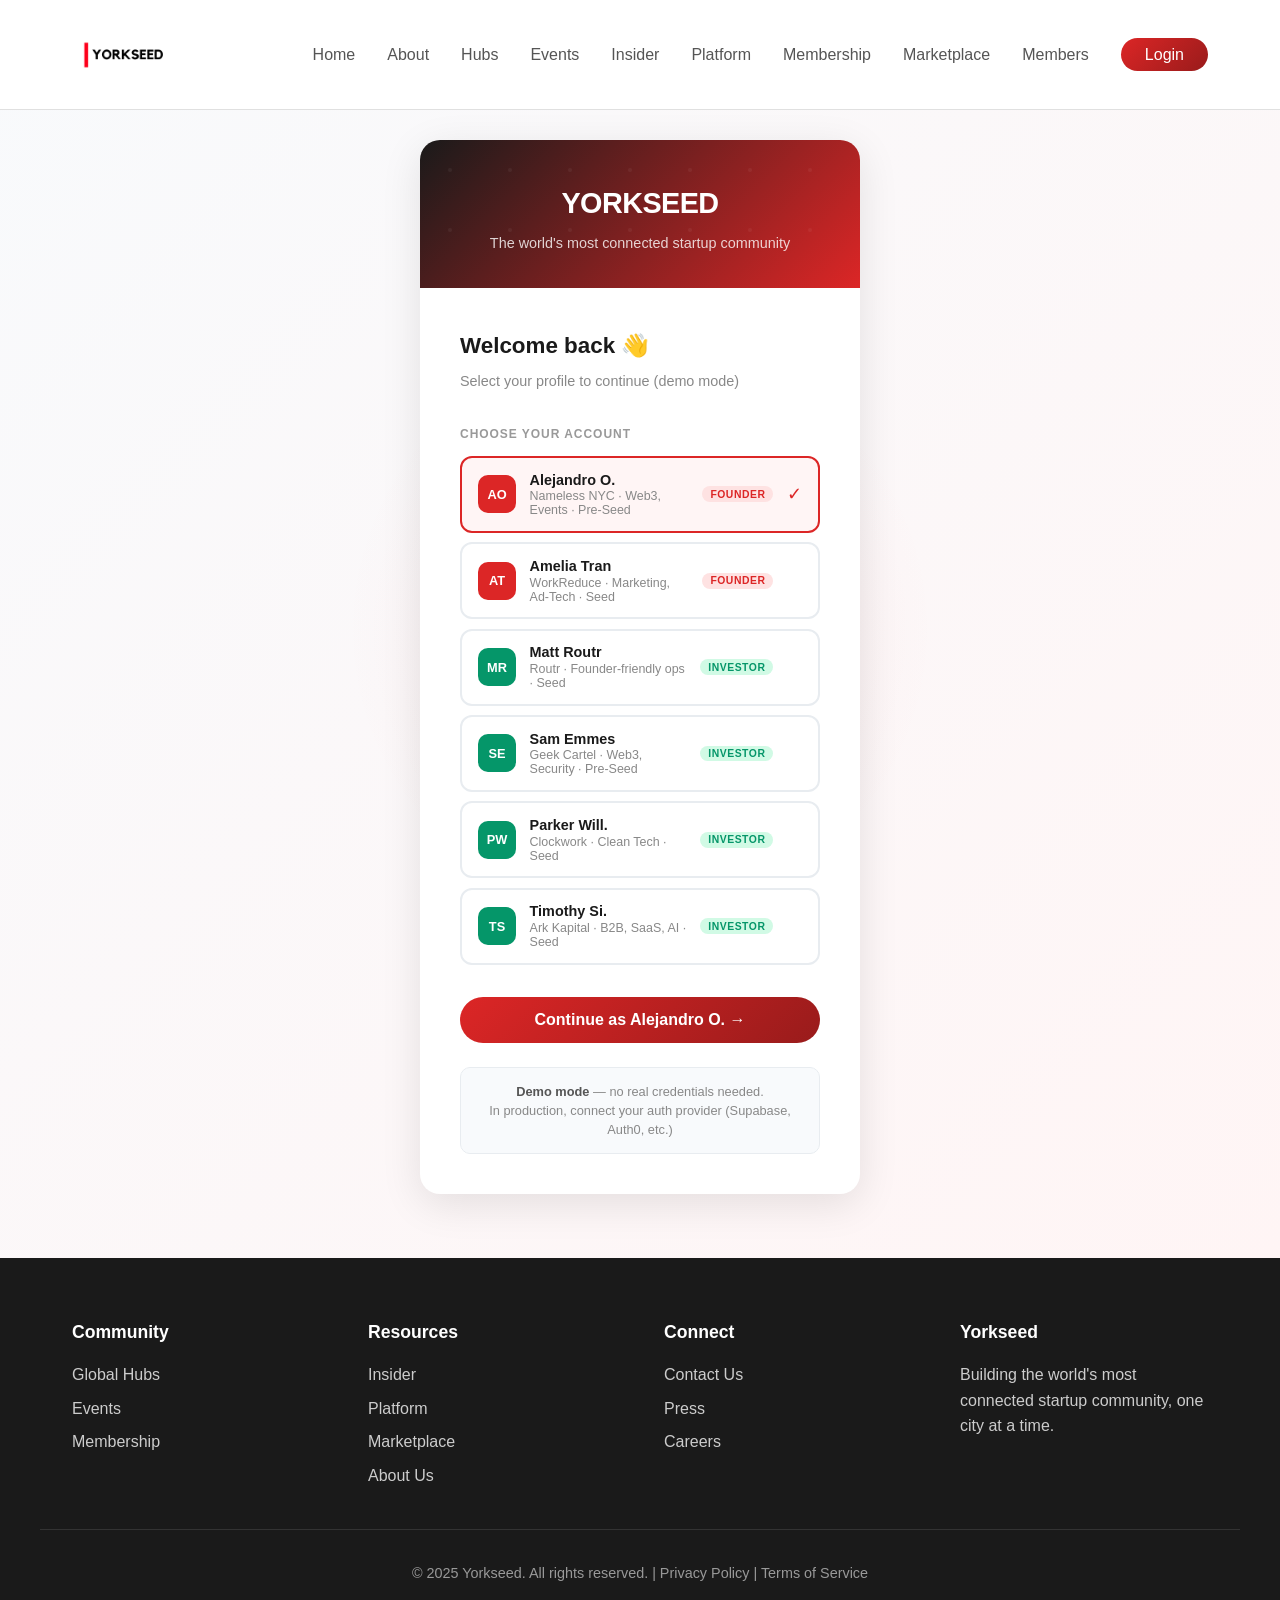
<file: login.html>
<!DOCTYPE html>
<html lang="en">
<head>
    <meta charset="UTF-8">
    <meta name="viewport" content="width=device-width, initial-scale=1.0">
    <title>Login | Yorkseed</title>
    <style>
        * { margin: 0; padding: 0; box-sizing: border-box; }
        body { font-family: 'Inter', -apple-system, BlinkMacSystemFont, sans-serif; line-height: 1.6; color: #1a1a1a; background: #f8fafc; overflow-x: hidden; }

        /* ── Header ── */
        .header { position: fixed; height: 110px; top: 0; width: 100%; background: rgba(255,255,255,0.95); backdrop-filter: blur(20px); border-bottom: 1px solid #e0e0e0; z-index: 1000; padding: 1rem 0; transition: all 0.3s ease; }
        .nav-container { max-width: 1200px; margin: 0 auto; display: flex; justify-content: space-between; align-items: center; height: 100%; padding: 0 2rem; }
        .logo { display: flex; align-items: center; font-size: 1.5rem; font-weight: 700; text-decoration: none; }
        .logo img { max-height: 100px; height: auto; width: auto; margin-right: 0.5rem; transition: all 0.3s ease; }
        .logo img:hover { transform: scale(1.05); }
        .nav-links { display: flex; list-style: none; gap: 2rem; align-items: center; }
        .nav-links a { text-decoration: none; color: #555; font-weight: 500; transition: color 0.3s ease; position: relative; }
        .nav-links a:hover, .nav-links a.active { color: #dc2626; }
        .nav-links a::after { content: ''; position: absolute; width: 0; height: 2px; bottom: -5px; left: 50%; background: linear-gradient(135deg, #dc2626, #991b1b); transition: all 0.3s ease; transform: translateX(-50%); }
        .nav-links a:hover::after, .nav-links a.active::after { width: 100%; }
        .login-btn { background: linear-gradient(135deg, #dc2626, #991b1b); color: white !important; padding: 0.5rem 1.5rem; border-radius: 25px; transition: all 0.3s ease; }
        .login-btn:hover { transform: translateY(-2px); box-shadow: 0 10px 25px rgba(220,38,38,0.3); }
        .login-btn::after { display: none !important; }

        /* ── Login page layout ── */
        .login-page { min-height: 100vh; display: flex; align-items: center; justify-content: center; padding: 140px 2rem 4rem; background: linear-gradient(135deg, #f8fafc 0%, #fff5f5 100%); position: relative; overflow: hidden; }
        .login-page::before { content: ''; position: absolute; width: 600px; height: 600px; border-radius: 50%; background: radial-gradient(circle, rgba(220,38,38,0.06) 0%, transparent 70%); top: 50%; left: 50%; transform: translate(-50%, -50%); pointer-events: none; }

        .login-card { background: white; border-radius: 20px; box-shadow: 0 10px 40px rgba(0,0,0,0.1); overflow: hidden; width: 100%; max-width: 440px; position: relative; z-index: 1; }

        .login-card-top { background: linear-gradient(135deg, #1a1a1a 0%, #dc2626 100%); padding: 2.5rem 2.5rem 2rem; color: white; text-align: center; position: relative; overflow: hidden; }
        .login-card-top::before { content: ''; position: absolute; inset: 0; background: url("data:image/svg+xml,%3Csvg width='60' height='60' viewBox='0 0 60 60' xmlns='http://www.w3.org/2000/svg'%3E%3Cg fill='none'%3E%3Cg fill='%23ffffff' fill-opacity='0.05'%3E%3Ccircle cx='30' cy='30' r='2'/%3E%3C/g%3E%3C/g%3E%3C/svg%3E"); }
        .login-logo { font-size: 1.8rem; font-weight: 800; letter-spacing: -0.02em; position: relative; z-index: 1; margin-bottom: 0.4rem; }
        .login-tagline { font-size: 0.9rem; opacity: 0.8; position: relative; z-index: 1; }

        .login-card-body { padding: 2.5rem; }

        .login-title { font-size: 1.4rem; font-weight: 700; margin-bottom: 0.4rem; }
        .login-sub { font-size: 0.9rem; color: #888; margin-bottom: 2rem; }

        /* ── Demo user selector ── */
        .demo-label { font-size: 0.75rem; font-weight: 700; text-transform: uppercase; letter-spacing: 0.08em; color: #999; margin-bottom: 0.75rem; }
        .user-options { display: flex; flex-direction: column; gap: 0.6rem; margin-bottom: 1.5rem; }
        .user-option { display: flex; align-items: center; gap: 0.85rem; padding: 0.85rem 1rem; border: 2px solid #e8ecf0; border-radius: 12px; cursor: pointer; transition: all 0.2s; background: white; text-align: left; font-family: inherit; width: 100%; }
        .user-option:hover { border-color: #dc2626; background: #fff5f5; transform: translateY(-1px); }
        .user-option.selected { border-color: #dc2626; background: #fff5f5; }
        .user-option.selected .option-check { opacity: 1; }
        .option-avatar { width: 38px; height: 38px; border-radius: 10px; display: flex; align-items: center; justify-content: center; font-size: 0.8rem; font-weight: 800; color: white; flex-shrink: 0; }
        .option-info { flex: 1; }
        .option-name { font-weight: 700; font-size: 0.9rem; color: #1a1a1a; }
        .option-meta { font-size: 0.78rem; color: #888; margin-top: 0.1rem; }
        .option-check { margin-left: auto; color: #dc2626; font-size: 1.1rem; opacity: 0; transition: opacity 0.2s; flex-shrink: 0; }
        .option-role-badge { font-size: 0.65rem; font-weight: 700; padding: 0.15rem 0.5rem; border-radius: 20px; text-transform: uppercase; letter-spacing: 0.05em; flex-shrink: 0; }
        .option-role-badge.founder { background: #fee2e2; color: #dc2626; }
        .option-role-badge.investor { background: #d1fae5; color: #059669; }

        /* ── Divider ── */
        .divider { display: flex; align-items: center; gap: 1rem; margin: 1.5rem 0; color: #ccc; font-size: 0.85rem; }
        .divider::before, .divider::after { content: ''; flex: 1; height: 1px; background: #e8ecf0; }

        /* ── Email input (decorative for demo) ── */
        .input-group { margin-bottom: 1rem; }
        .input-group label { display: block; font-size: 0.82rem; font-weight: 600; color: #555; margin-bottom: 0.4rem; }
        .input-group input { width: 100%; padding: 0.75rem 1rem; border: 1.5px solid #e0e0e0; border-radius: 10px; font-size: 0.9rem; font-family: inherit; outline: none; transition: border 0.2s; color: #1a1a1a; }
        .input-group input:focus { border-color: #dc2626; }

        /* ── Login button ── */
        .login-submit { width: 100%; padding: 0.9rem; background: linear-gradient(135deg, #dc2626, #991b1b); color: white; border: none; border-radius: 25px; font-size: 1rem; font-weight: 700; cursor: pointer; transition: all 0.3s ease; font-family: inherit; margin-top: 0.5rem; }
        .login-submit:hover { transform: translateY(-2px); box-shadow: 0 10px 25px rgba(220,38,38,0.3); }
        .login-submit:disabled { opacity: 0.6; transform: none; cursor: not-allowed; }

        /* ── Demo notice ── */
        .demo-notice { background: #f8fafc; border: 1px solid #e8ecf0; border-radius: 10px; padding: 0.85rem 1rem; margin-top: 1.5rem; font-size: 0.8rem; color: #888; text-align: center; line-height: 1.5; }
        .demo-notice strong { color: #555; }

        /* ── Footer ── */
        .footer { background: #1a1a1a; color: white; padding: 60px 0 30px; }
        .footer-content { display: grid; grid-template-columns: repeat(auto-fit,minmax(200px,1fr)); gap: 3rem; margin-bottom: 2rem; max-width: 1200px; margin-left: auto; margin-right: auto; padding: 0 2rem; }
        .footer-section h3 { font-size: 1.1rem; font-weight: 600; margin-bottom: 1rem; }
        .footer-section ul { list-style: none; }
        .footer-section ul li { margin-bottom: 0.5rem; }
        .footer-section ul li a { color: #ccc; text-decoration: none; transition: color 0.2s; }
        .footer-section ul li a:hover { color: #dc2626; }
        .footer-bottom { border-top: 1px solid #333; padding-top: 2rem; text-align: center; color: #999; font-size: 0.9rem; max-width: 1200px; margin: 0 auto; padding-left: 2rem; padding-right: 2rem; }

        @media (max-width: 768px) { .nav-links { display: none; } }
    </style>
</head>
<body>

<!-- Header -->
<header class="header">
    <div class="nav-container">
        <a href="index.html" class="logo">
            <img src="DF3EE29E-8CE9-4C8E-8F29-561E04EF309B-3.PNG" alt="Yorkseed Logo">
        </a>
        <nav>
            <ul class="nav-links">
                <li><a href="index.html">Home</a></li>
                <li><a href="about.html">About</a></li>
                <li><a href="hubs.html">Hubs</a></li>
                <li><a href="events.html">Events</a></li>
                <li><a href="insider.html">Insider</a></li>
                <li><a href="platform.html">Platform</a></li>
                <li><a href="membership.html">Membership</a></li>
                <li><a href="marketplace.html">Marketplace</a></li>
                <li><a href="members.html">Members</a></li>
                <li><a href="login.html" class="login-btn active">Login</a></li>
            </ul>
        </nav>
    </div>
</header>

<!-- Login Page -->
<div class="login-page">
    <div class="login-card">

        <div class="login-card-top">
            <div class="login-logo">YORKSEED</div>
            <div class="login-tagline">The world's most connected startup community</div>
        </div>

        <div class="login-card-body">
            <div class="login-title">Welcome back 👋</div>
            <div class="login-sub">Select your profile to continue (demo mode)</div>

            <div class="demo-label">Choose your account</div>
            <div class="user-options" id="userOptions">

                <button class="user-option selected" data-index="0" onclick="selectUser(this)">
                    <div class="option-avatar" style="background:#dc2626">AO</div>
                    <div class="option-info">
                        <div class="option-name">Alejandro O.</div>
                        <div class="option-meta">Nameless NYC · Web3, Events · Pre-Seed</div>
                    </div>
                    <span class="option-role-badge founder">Founder</span>
                    <span class="option-check">✓</span>
                </button>

                <button class="user-option" data-index="1" onclick="selectUser(this)">
                    <div class="option-avatar" style="background:#dc2626">AT</div>
                    <div class="option-info">
                        <div class="option-name">Amelia Tran</div>
                        <div class="option-meta">WorkReduce · Marketing, Ad-Tech · Seed</div>
                    </div>
                    <span class="option-role-badge founder">Founder</span>
                    <span class="option-check">✓</span>
                </button>

                <button class="user-option" data-index="2" onclick="selectUser(this)">
                    <div class="option-avatar" style="background:#059669">MR</div>
                    <div class="option-info">
                        <div class="option-name">Matt Routr</div>
                        <div class="option-meta">Routr · Founder-friendly ops · Seed</div>
                    </div>
                    <span class="option-role-badge investor">Investor</span>
                    <span class="option-check">✓</span>
                </button>

                <button class="user-option" data-index="3" onclick="selectUser(this)">
                    <div class="option-avatar" style="background:#059669">SE</div>
                    <div class="option-info">
                        <div class="option-name">Sam Emmes</div>
                        <div class="option-meta">Geek Cartel · Web3, Security · Pre-Seed</div>
                    </div>
                    <span class="option-role-badge investor">Investor</span>
                    <span class="option-check">✓</span>
                </button>

                <button class="user-option" data-index="4" onclick="selectUser(this)">
                    <div class="option-avatar" style="background:#059669">PW</div>
                    <div class="option-info">
                        <div class="option-name">Parker Will.</div>
                        <div class="option-meta">Clockwork · Clean Tech · Seed</div>
                    </div>
                    <span class="option-role-badge investor">Investor</span>
                    <span class="option-check">✓</span>
                </button>

                <button class="user-option" data-index="5" onclick="selectUser(this)">
                    <div class="option-avatar" style="background:#059669">TS</div>
                    <div class="option-info">
                        <div class="option-name">Timothy Si.</div>
                        <div class="option-meta">Ark Kapital · B2B, SaaS, AI · Seed</div>
                    </div>
                    <span class="option-role-badge investor">Investor</span>
                    <span class="option-check">✓</span>
                </button>

            </div>

            <button class="login-submit" id="loginBtn" onclick="doLogin()">
                Continue as <span id="loginBtnName">Alejandro O.</span> →
            </button>

            <div class="demo-notice">
                <strong>Demo mode</strong> — no real credentials needed.<br>
                In production, connect your auth provider (Supabase, Auth0, etc.)
            </div>
        </div>
    </div>
</div>

<!-- Footer -->
<footer class="footer">
    <div class="footer-content">
        <div class="footer-section">
            <h3>Community</h3>
            <ul>
                <li><a href="hubs.html">Global Hubs</a></li>
                <li><a href="events.html">Events</a></li>
                <li><a href="membership.html">Membership</a></li>
            </ul>
        </div>
        <div class="footer-section">
            <h3>Resources</h3>
            <ul>
                <li><a href="insider.html">Insider</a></li>
                <li><a href="platform.html">Platform</a></li>
                <li><a href="marketplace.html">Marketplace</a></li>
                <li><a href="about.html">About Us</a></li>
            </ul>
        </div>
        <div class="footer-section">
            <h3>Connect</h3>
            <ul>
                <li><a href="contact.html">Contact Us</a></li>
                <li><a href="press.html">Press</a></li>
                <li><a href="careers.html">Careers</a></li>
            </ul>
        </div>
        <div class="footer-section">
            <h3>Yorkseed</h3>
            <p style="color:#ccc;line-height:1.6;">Building the world's most connected startup community, one city at a time.</p>
        </div>
    </div>
    <div class="footer-bottom">
        <p>&copy; 2025 Yorkseed. All rights reserved. | Privacy Policy | Terms of Service</p>
    </div>
</footer>

<script>
    // Full member profiles — must match members.html MEMBERS array
    const MEMBER_PROFILES = [
        { id:0, name:"Alejandro O.", initials:"AO", company:"Nameless NYC", role:"founder", sectors:["Web3","Entertainment","Events"], stage:"Pre-Seed", status:"Raising", color:"#dc2626", flag:"🇺🇸", bio:"Building the next generation of event-tech in the Web3 space." },
        { id:1, name:"Amelia Tran", initials:"AT", company:"WorkReduce", role:"founder", sectors:["All industry","Marketing","Ad-Tech"], stage:"Seed", status:"Raising", color:"#dc2626", flag:"🇺🇸", bio:"Founder at WorkReduce building marketing/ad-tech solutions." },
        { id:2, name:"Matt Routr", initials:"MR", company:"Routr", role:"investor", focus:"Founder-friendly ops and turn-arounds", investStage:"Seed", status:"Deploying / Raising", color:"#059669", flag:"🇺🇸", bio:"Investor at Routr focused on founder-friendly operations." },
        { id:3, name:"Sam Emmes", initials:"SE", company:"Geek Cartel", role:"investor", focus:"Web3, security/code assessments", investStage:"Pre-Seed", status:"Deploying / Raising", color:"#059669", flag:"🇺🇸", bio:"Investing in Web3 and security companies at Pre-Seed." },
        { id:4, name:"Parker Will.", initials:"PW", company:"Clockwork", role:"investor", focus:"Clean Tech", investStage:"Seed", status:"Deploying / Raising", color:"#059669", flag:"🇺🇸", bio:"Clean Tech focused investor at Clockwork." },
        { id:5, name:"Timothy Si.", initials:"TS", company:"Ark Kapital", role:"investor", focus:"B2B, B2C, SaaS, AI", investStage:"Seed", status:"Deploying / Raising", color:"#059669", flag:"🇺🇸", bio:"Broad mandate investor at Ark Kapital." },
    ];

    let selectedIndex = 0;

    function selectUser(btn) {
        document.querySelectorAll('.user-option').forEach(b => b.classList.remove('selected'));
        btn.classList.add('selected');
        selectedIndex = parseInt(btn.dataset.index);
        document.getElementById('loginBtnName').textContent = MEMBER_PROFILES[selectedIndex].name;
    }

    function doLogin() {
        const user = MEMBER_PROFILES[selectedIndex];
        const btn  = document.getElementById('loginBtn');
        btn.disabled = true;
        btn.textContent = 'Signing in…';

        // Save to localStorage
        localStorage.setItem('ys_user', JSON.stringify(user));

        // Small delay for feel, then redirect
        setTimeout(() => {
            // Redirect to wherever they came from, or members page
            const returnTo = sessionStorage.getItem('ys_return') || 'members.html';
            sessionStorage.removeItem('ys_return');
            window.location.href = returnTo;
        }, 600);
    }

    // Header scroll
    window.addEventListener('scroll', function() {
        const header = document.querySelector('.header');
        header.style.background  = window.scrollY > 100 ? 'rgba(255,255,255,0.98)' : 'rgba(255,255,255,0.95)';
        header.style.boxShadow   = window.scrollY > 100 ? '0 2px 20px rgba(0,0,0,0.1)' : 'none';
    });

    // If already logged in, skip login page
    window.addEventListener('DOMContentLoaded', () => {
        const existing = localStorage.getItem('ys_user');
        if (existing) {
            window.location.href = sessionStorage.getItem('ys_return') || 'members.html';
        }
    });
</script>

</body>
</html>
</file>
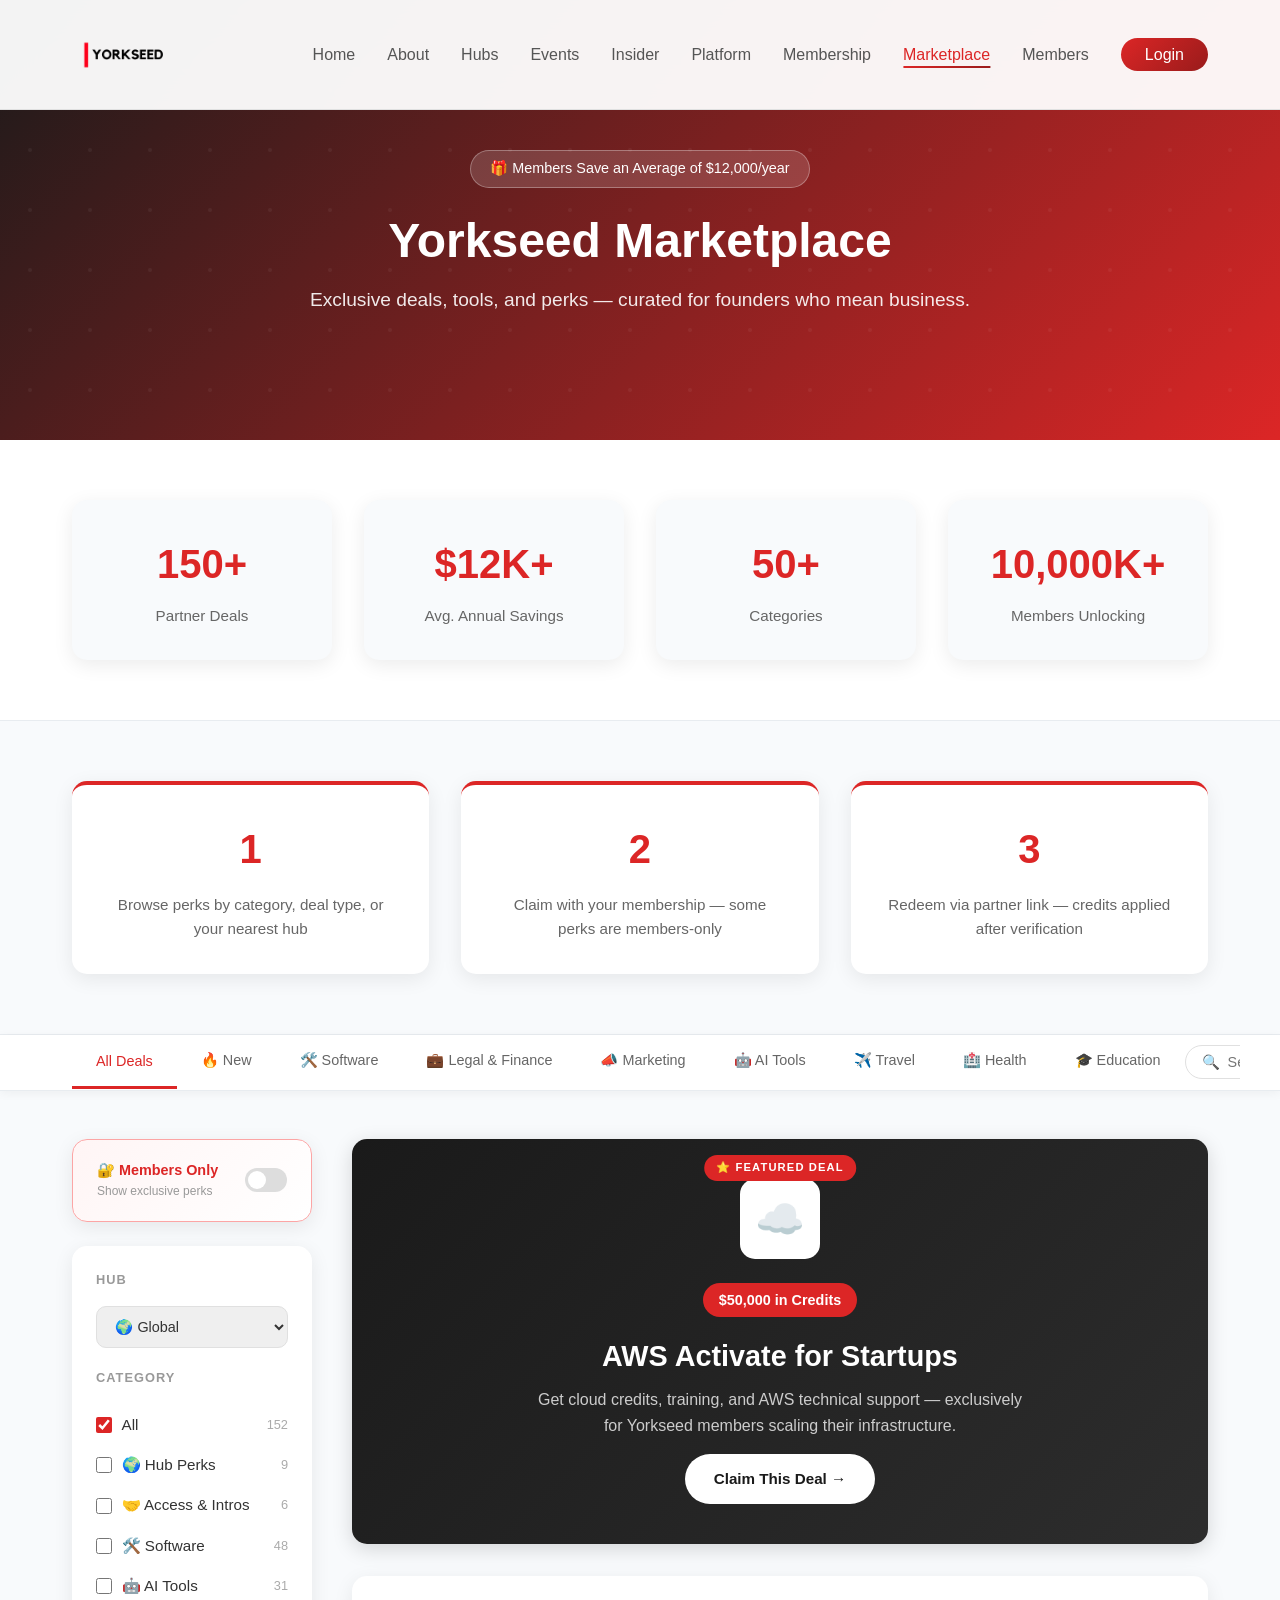
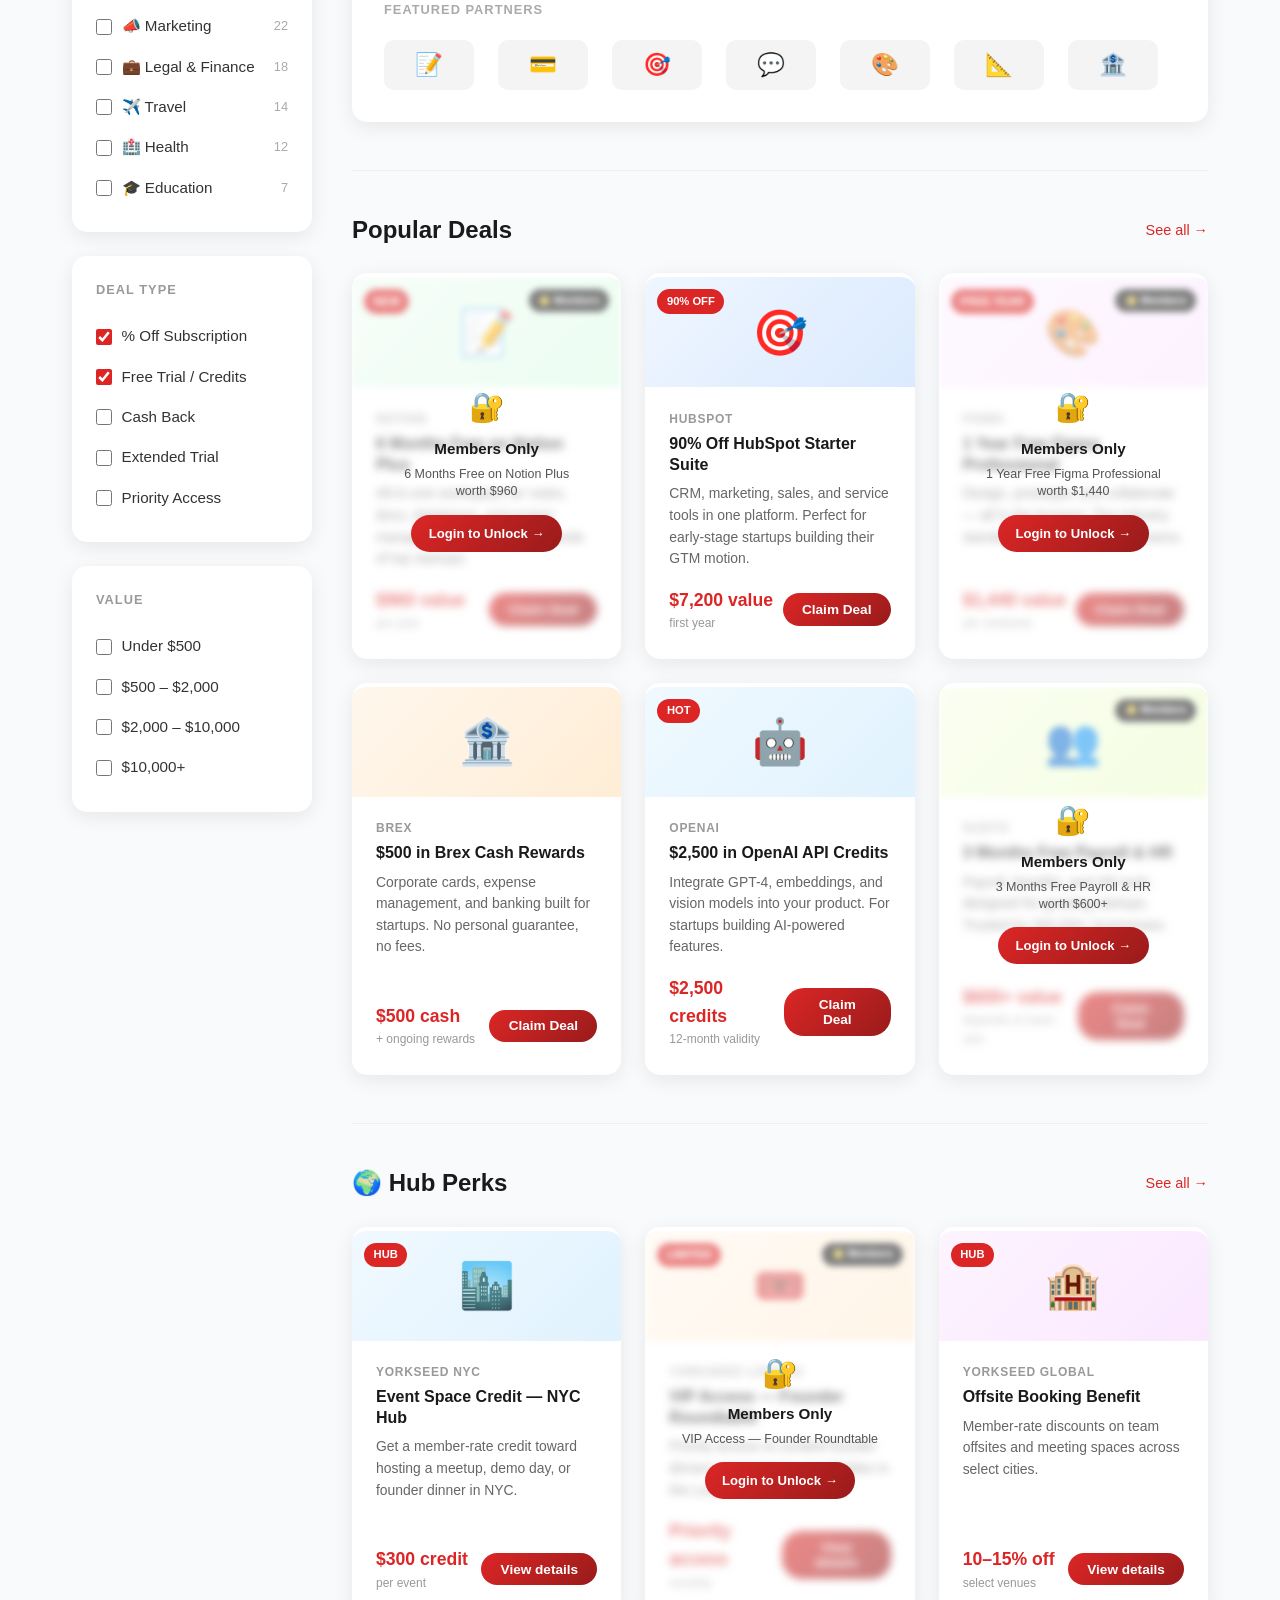
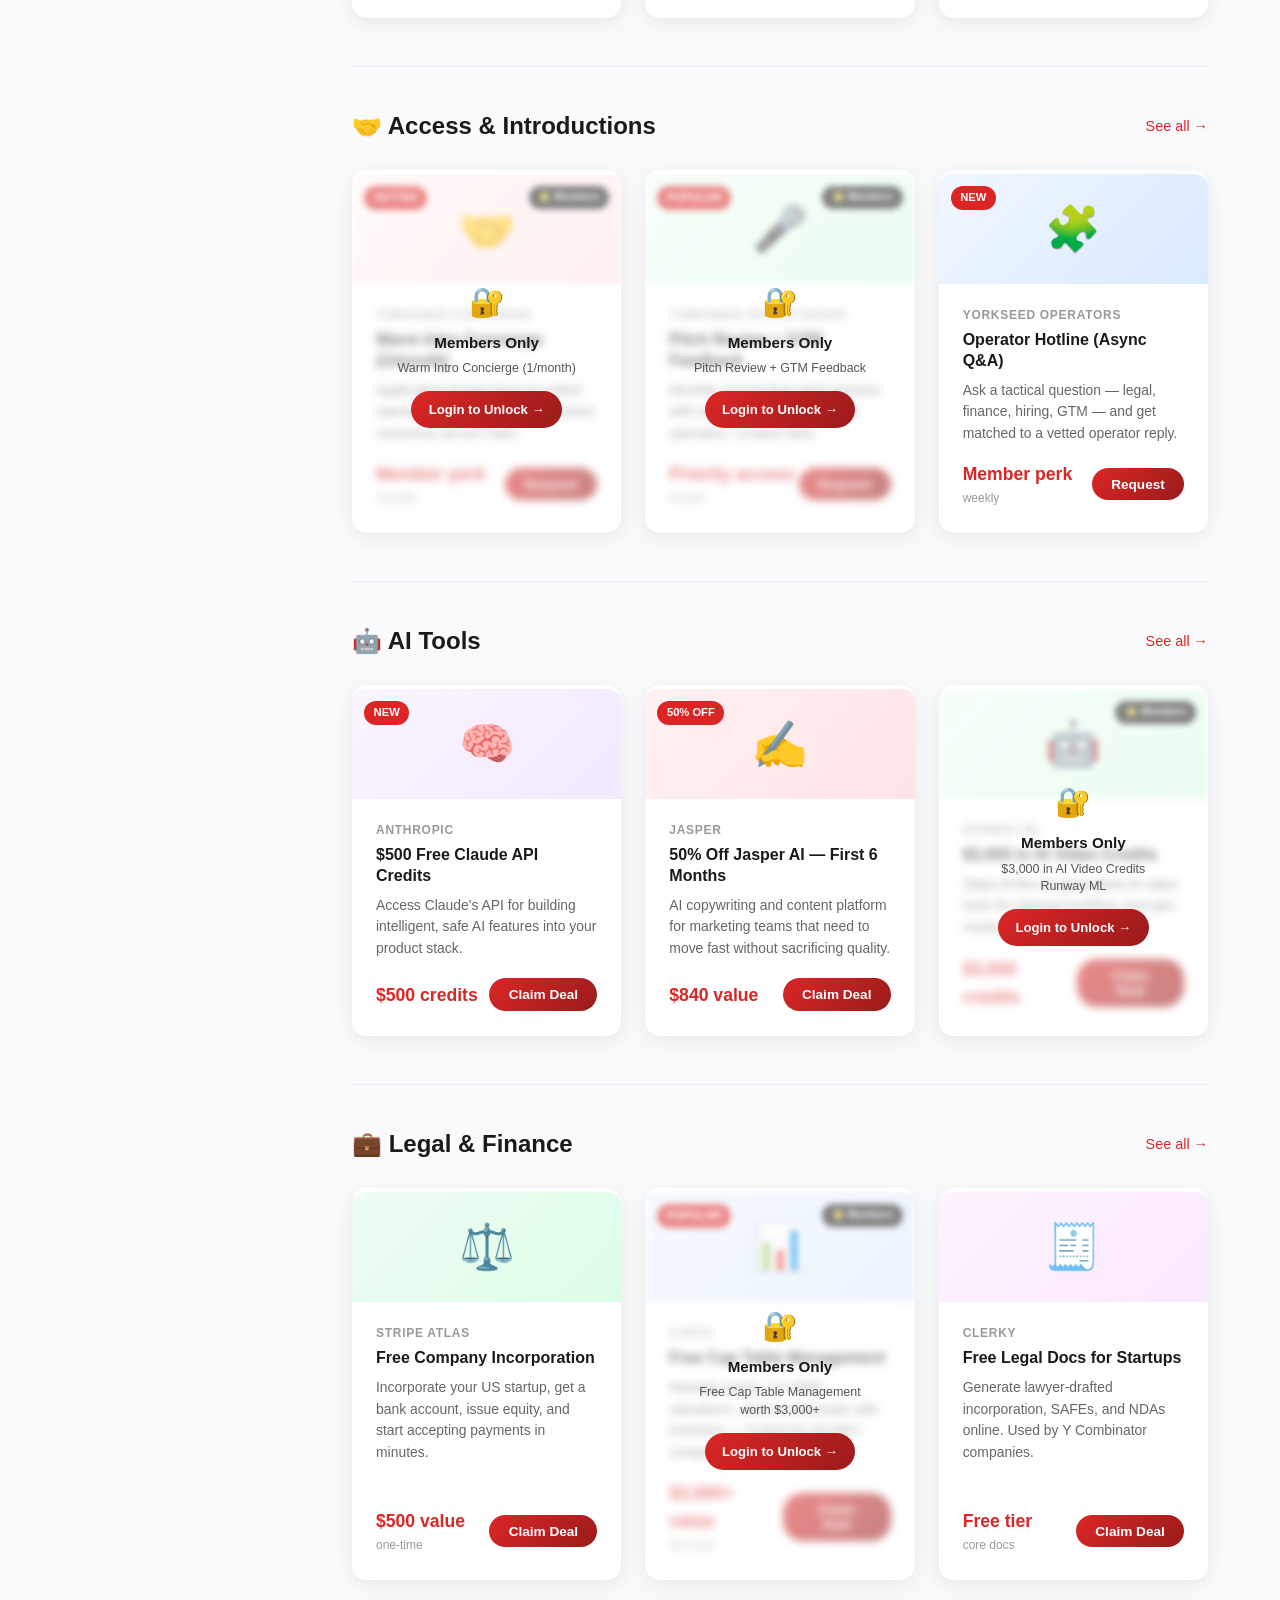
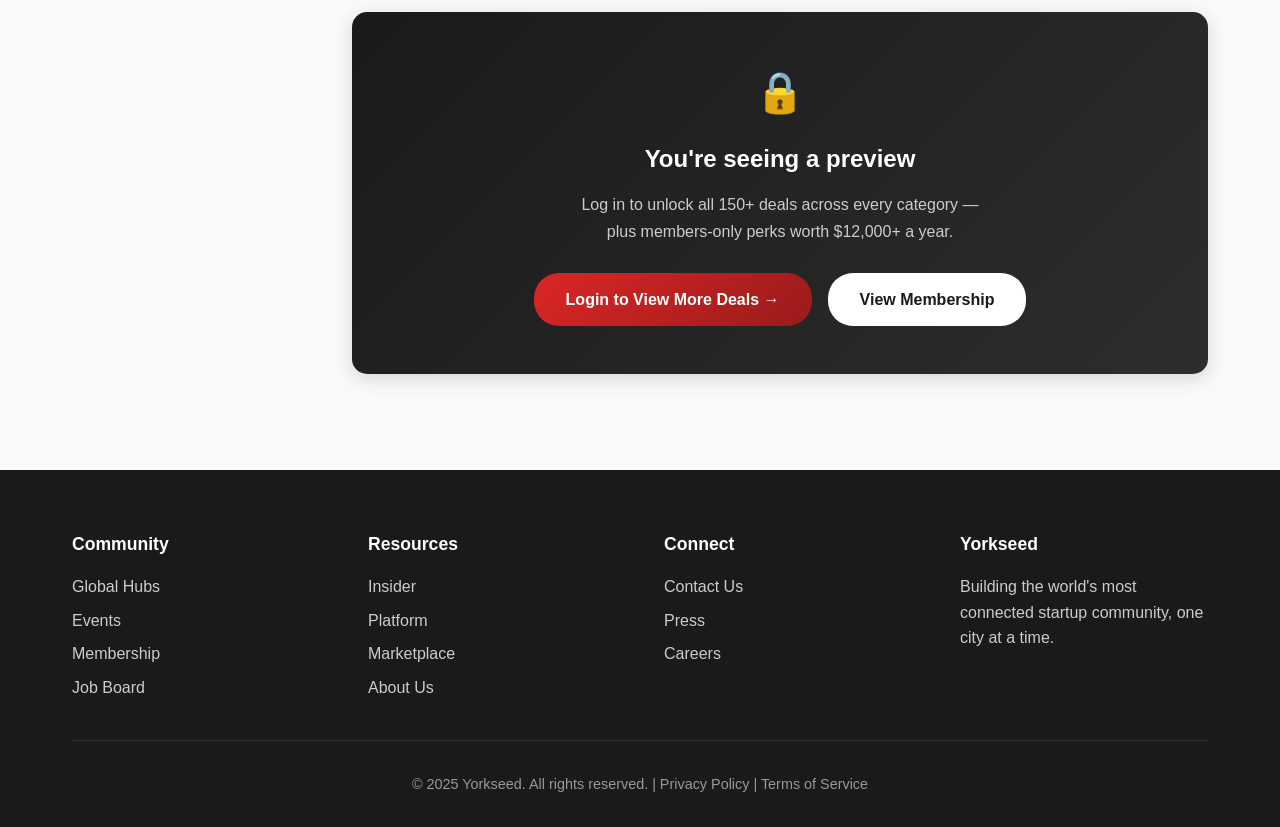
<file: marketplace.html>
<!DOCTYPE html>
<html lang="en">
<head>
    <meta charset="UTF-8">
    <meta name="viewport" content="width=device-width, initial-scale=1.0">
    <title>Marketplace | Yorkseed</title>
    <style>
        * { margin: 0; padding: 0; box-sizing: border-box; }
        body { font-family: 'Inter', -apple-system, BlinkMacSystemFont, sans-serif; line-height: 1.6; color: #1a1a1a; background: #f8fafc; overflow-x: hidden; }

        /* ── Header (exact match to about.html) ── */
        .header {
            position: fixed;
            height: 110px;
            top: 0;
            width: 100%;
            background: rgba(255,255,255,0.95);
            backdrop-filter: blur(20px);
            border-bottom: 1px solid #e0e0e0;
            z-index: 1000;
            padding: 1rem 0;
            transition: all 0.3s ease;
        }
        .nav-container { max-width: 1200px; margin: 0 auto; display: flex; justify-content: space-between; align-items: center; height: 100%; padding: 0 2rem; }
        .logo { display: flex; align-items: center; font-size: 1.5rem; font-weight: 700; text-decoration: none; }
        .logo img { max-height: 100px; height: auto; width: auto; margin-right: 0.5rem; transition: all 0.3s ease; }
        .logo img:hover { transform: scale(1.05); }
        .nav-links { display: flex; list-style: none; gap: 2rem; align-items: center; }
        .nav-links a { text-decoration: none; color: #555; font-weight: 500; transition: color 0.3s ease; position: relative; }
        .nav-links a:hover, .nav-links a.active { color: #dc2626; }
        .nav-links a::after { content: ''; position: absolute; width: 0; height: 2px; bottom: -5px; left: 50%; background: linear-gradient(135deg, #dc2626, #991b1b); transition: all 0.3s ease; transform: translateX(-50%); }
        .nav-links a:hover::after, .nav-links a.active::after { width: 100%; }
        .login-btn { background: linear-gradient(135deg, #dc2626, #991b1b); color: white !important; padding: 0.5rem 1.5rem; border-radius: 25px; transition: all 0.3s ease; }
        .login-btn:hover { transform: translateY(-2px); box-shadow: 0 10px 25px rgba(220,38,38,0.3); }

        /* ── Hero (exact match to about.html) ── */
        .page-hero {
            background: linear-gradient(135deg, #1a1a1a 0%, #dc2626 100%);
            color: white;
            padding: 150px 0 100px;
            text-align: center;
            position: relative;
            overflow: hidden;
        }
        .page-hero::before {
            content: '';
            position: absolute; top: 0; left: 0; right: 0; bottom: 0;
            background: url("data:image/svg+xml,%3Csvg width='60' height='60' viewBox='0 0 60 60' xmlns='http://www.w3.org/2000/svg'%3E%3Cg fill='none'%3E%3Cg fill='%23ffffff' fill-opacity='0.05'%3E%3Ccircle cx='30' cy='30' r='2'/%3E%3C/g%3E%3C/g%3E%3C/svg%3E");
            animation: float 20s ease-in-out infinite;
        }
        @keyframes float { 0%,100% { transform: translateY(0); } 50% { transform: translateY(-20px); } }
        .page-hero-content { max-width: 800px; margin: 0 auto; padding: 0 2rem; position: relative; z-index: 2; }
        .page-hero h1 { font-size: 3rem; font-weight: 700; margin-bottom: 1rem; line-height: 1.2; }
        .page-hero p { font-size: 1.2rem; opacity: 0.9; margin-bottom: 1.5rem; }
        .hero-badge { display: inline-block; background: rgba(255,255,255,0.15); border: 1px solid rgba(255,255,255,0.3); border-radius: 25px; padding: 0.4rem 1.2rem; font-size: 0.9rem; margin-bottom: 1.5rem; }

        /* ── Stats bar (matches about.html stat style) ── */
        .stats-bar { background: white; padding: 60px 0; border-bottom: 1px solid #e8ecf0; }
        .stats-grid-bar { display: grid; grid-template-columns: repeat(auto-fit, minmax(180px, 1fr)); gap: 2rem; text-align: center; }
        .stat-item { background: #f8fafc; padding: 2rem 1.5rem; border-radius: 15px; box-shadow: 0 5px 20px rgba(0,0,0,0.08); transition: all 0.3s ease; }
        .stat-item:hover { transform: translateY(-5px); box-shadow: 0 15px 40px rgba(0,0,0,0.15); }
        .stat-number { display: block; font-size: 2.5rem; color: #dc2626; font-weight: 700; margin-bottom: 0.4rem; }
        .stat-label { color: #666; font-weight: 500; font-size: 0.95rem; }

        /* ── How it works (3-card row, same as beliefs grid) ── */
        .how-section { background: #f8fafc; padding: 60px 0; border-bottom: 1px solid #e8ecf0; }
        .how-grid { display: grid; grid-template-columns: repeat(auto-fit, minmax(260px, 1fr)); gap: 2rem; }
        .how-card { background: white; border-radius: 15px; padding: 2rem; box-shadow: 0 5px 20px rgba(0,0,0,0.08); text-align: center; transition: all 0.3s ease; border-top: 4px solid #dc2626; }
        .how-card:hover { transform: translateY(-5px); box-shadow: 0 15px 40px rgba(0,0,0,0.15); }
        .how-num { font-size: 2.5rem; font-weight: 700; color: #dc2626; margin-bottom: 0.75rem; }
        .how-card p { color: #666; font-size: 0.95rem; line-height: 1.6; }

        /* ── Filter bar ── */
        .filter-bar { background: white; border-bottom: 1px solid #e8ecf0; position: sticky; top: 110px; z-index: 900; box-shadow: 0 2px 10px rgba(0,0,0,0.05); }
        .filter-bar .container { display: flex; align-items: center; overflow-x: auto; scrollbar-width: none; }
        .filter-bar .container::-webkit-scrollbar { display: none; }
        .filter-tab { flex-shrink: 0; padding: 1.1rem 1.5rem; border: none; background: none; font-size: 0.9rem; font-weight: 500; color: #666; cursor: pointer; border-bottom: 3px solid transparent; transition: all 0.2s; white-space: nowrap; font-family: inherit; }
        .filter-tab:hover { color: #dc2626; }
        .filter-tab.active { color: #dc2626; border-bottom-color: #dc2626; }
        .filter-search { margin-left: auto; padding: 0.5rem 1rem; border: 1px solid #e0e0e0; border-radius: 20px; font-size: 0.9rem; outline: none; width: 220px; flex-shrink: 0; margin-right: 1rem; transition: border 0.2s; font-family: inherit; }
        .filter-search:focus { border-color: #dc2626; }

        /* ── Main layout ── */
        .marketplace-body { max-width: 1200px; margin: 0 auto; padding: 3rem 2rem; display: grid; grid-template-columns: 240px 1fr; gap: 2.5rem; align-items: start; }
        .marketplace-body main { min-width: 0; }
        .container { max-width: 1200px; margin: 0 auto; padding: 0 2rem; }

        /* ── Sidebar (aligned with about's card style) ── */
        .sidebar { position: sticky; top: 175px; }
        .sidebar-section { background: white; border-radius: 15px; padding: 1.5rem; margin-bottom: 1.5rem; box-shadow: 0 5px 20px rgba(0,0,0,0.08); transition: all 0.3s ease; }
        .sidebar-section h4 { font-size: 0.8rem; font-weight: 700; text-transform: uppercase; letter-spacing: 0.08em; color: #999; margin-bottom: 1rem; }
        .sidebar-option { display: flex; align-items: center; gap: 0.6rem; padding: 0.5rem 0; cursor: pointer; font-size: 0.95rem; color: #333; }
        .sidebar-option:hover { color: #dc2626; }
        .sidebar-option input[type="checkbox"] { accent-color: #dc2626; width: 16px; height: 16px; cursor: pointer; }
        .sidebar-option .count { margin-left: auto; font-size: 0.8rem; color: #aaa; }

        .members-only-toggle { display: flex; align-items: center; justify-content: space-between; padding: 1.2rem 1.5rem; background: linear-gradient(135deg,#fff5f5,#fff); border: 1px solid #fca5a5; border-radius: 15px; margin-bottom: 1.5rem; cursor: pointer; box-shadow: 0 5px 20px rgba(0,0,0,0.08); transition: all 0.3s ease; }
        .members-only-toggle:hover { transform: translateY(-2px); box-shadow: 0 10px 30px rgba(220,38,38,0.12); }
        .toggle-label { font-weight: 600; font-size: 0.9rem; color: #dc2626; }
        .toggle-sub { font-size: 0.75rem; color: #999; }
        .toggle-switch { width: 42px; height: 24px; background: #dc2626; border-radius: 12px; position: relative; transition: background 0.3s; flex-shrink: 0; }
        .toggle-switch::after { content: ''; position: absolute; top: 3px; right: 3px; width: 18px; height: 18px; background: white; border-radius: 50%; transition: all 0.3s; }
        .toggle-switch.off { background: #ddd; }
        .toggle-switch.off::after { right: auto; left: 3px; }

        /* ── Featured banner ── */
        .featured-banner { background: linear-gradient(135deg,#1a1a1a,#2d2d2d); border-radius: 15px; padding: 2.5rem 2rem; color: white; margin-bottom: 2rem; display: flex; flex-direction: column; align-items: center; text-align: center; gap: 1.5rem; position: relative; overflow: hidden; box-shadow: 0 5px 20px rgba(0,0,0,0.15); transition: all 0.3s ease; width: 100%; box-sizing: border-box; }
        .featured-banner:hover { transform: translateY(-3px); box-shadow: 0 15px 40px rgba(0,0,0,0.25); }
        .featured-banner::before { content: '⭐ FEATURED DEAL'; position: absolute; top: 1rem; left: 50%; transform: translateX(-50%); background: #dc2626; color: white; font-size: 0.7rem; font-weight: 700; letter-spacing: 0.1em; padding: 0.25rem 0.75rem; border-radius: 20px; white-space: nowrap; }
        .featured-banner-text { display: flex; flex-direction: column; align-items: center; }
        .featured-banner-text h3 { font-size: 1.8rem; font-weight: 700; margin-bottom: 0.5rem; margin-top: 1rem; }
        .featured-banner-text p { color: #ccc; font-size: 1rem; margin-bottom: 0; max-width: 500px; }
        .featured-logo { width: 80px; height: 80px; background: white; border-radius: 15px; display: flex; align-items: center; justify-content: center; font-size: 2.5rem; flex-shrink: 0; }
        .deal-pill { display: inline-block; background: #dc2626; color: white; padding: 0.35rem 1rem; border-radius: 20px; font-weight: 700; font-size: 0.9rem; }
        .claim-btn-white { background: white; color: #1a1a1a; padding: 0.8rem 1.8rem; border: none; border-radius: 25px; font-weight: 600; font-size: 0.95rem; cursor: pointer; transition: all 0.3s ease; text-decoration: none; display: inline-block; margin-top: 1rem; }
        .claim-btn-white:hover { transform: translateY(-2px); box-shadow: 0 8px 20px rgba(0,0,0,0.3); }

        /* ── Partner logos ── */
        .partners-scroll { background: white; border-radius: 15px; padding: 1.5rem 2rem; margin-bottom: 2rem; box-shadow: 0 5px 20px rgba(0,0,0,0.08); }
        .partners-scroll h4 { font-size: 0.8rem; font-weight: 700; text-transform: uppercase; letter-spacing: 0.08em; color: #aaa; margin-bottom: 1.2rem; }
        .partner-logos { display: flex; gap: 1.5rem; overflow-x: auto; scrollbar-width: none; padding-bottom: 0.5rem; }
        .partner-logos::-webkit-scrollbar { display: none; }
        .partner-logo-item { flex-shrink: 0; width: 90px; height: 50px; background: #f4f4f4; border-radius: 10px; display: flex; align-items: center; justify-content: center; font-size: 1.4rem; cursor: pointer; transition: all 0.3s ease; }
        .partner-logo-item:hover { background: #fff0f0; transform: scale(1.05); box-shadow: 0 5px 15px rgba(220,38,38,0.15); }

        /* ── Section rows ── */
        .section-row { display: flex; align-items: center; justify-content: space-between; margin-bottom: 1.5rem; margin-top: 3rem; padding-top: 2.5rem; border-top: 1px solid #eceff3; }
        .section-row:first-of-type { margin-top: 0; padding-top: 0; border-top: none; }
        .section-row h2 { font-size: 1.5rem; font-weight: 700; }
        .see-all { color: #dc2626; text-decoration: none; font-size: 0.9rem; font-weight: 500; transition: all 0.2s; }
        .see-all:hover { text-decoration: underline; }

        /* ── Deal cards (aligned with about.html card system) ── */
        .deals-grid { display: grid; grid-template-columns: repeat(auto-fill, minmax(260px, 1fr)); gap: 1.5rem; margin-bottom: 1rem; }
        .deal-card { background: white; border-radius: 15px; overflow: hidden; box-shadow: 0 5px 20px rgba(0,0,0,0.08); transition: all 0.3s ease; display: flex; flex-direction: column; border-top: 4px solid transparent; }
        .deal-card:hover { transform: translateY(-5px); box-shadow: 0 15px 40px rgba(0,0,0,0.15); border-top-color: #dc2626; }
        .deal-card-top { height: 110px; display: flex; align-items: center; justify-content: center; font-size: 2.8rem; position: relative; }
        .badge { position: absolute; top: 12px; left: 12px; background: #dc2626; color: white; font-size: 0.7rem; font-weight: 700; padding: 0.2rem 0.6rem; border-radius: 20px; }
        .members-badge { position: absolute; top: 12px; right: 12px; background: #1a1a1a; color: white; font-size: 0.65rem; font-weight: 600; padding: 0.2rem 0.6rem; border-radius: 20px; }
        .deal-card-body { padding: 1.4rem 1.5rem 1.6rem; flex: 1; display: flex; flex-direction: column; }
        .deal-partner-name { font-size: 0.75rem; font-weight: 700; color: #999; text-transform: uppercase; letter-spacing: 0.06em; margin-bottom: 0.3rem; }
        .deal-title { font-size: 1rem; font-weight: 700; color: #1a1a1a; margin-bottom: 0.5rem; line-height: 1.3; }
        .deal-description { font-size: 0.87rem; color: #666; line-height: 1.55; margin-bottom: 1rem; flex: 1; }
        .deal-footer { display: flex; align-items: center; justify-content: space-between; }
        .deal-value { font-size: 1.1rem; font-weight: 700; color: #dc2626; }
        .deal-value span { font-size: 0.75rem; font-weight: 400; color: #999; display: block; }
        .claim-btn { background: linear-gradient(135deg,#dc2626,#991b1b); color: white; border: none; border-radius: 20px; padding: 0.55rem 1.2rem; font-size: 0.85rem; font-weight: 600; cursor: pointer; transition: all 0.3s ease; font-family: inherit; }
        .claim-btn:hover { transform: translateY(-2px); box-shadow: 0 8px 20px rgba(220,38,38,0.35); }
        .locked-card { background: linear-gradient(135deg,#f9f9f9,#efefef) !important; box-shadow: 0 5px 20px rgba(0,0,0,0.06) !important; border: 2px dashed #ddd; border-top: 2px dashed #ddd !important; text-align: center; padding: 2rem; align-items: center; justify-content: center; min-height: 260px; }
        .locked-card:hover { transform: translateY(-3px); box-shadow: 0 10px 30px rgba(0,0,0,0.1) !important; }

        /* ── Footer (exact match to about.html) ── */
        .footer { background: #1a1a1a; color: white; padding: 60px 0 30px; }
        .footer-content { display: grid; grid-template-columns: repeat(auto-fit, minmax(200px,1fr)); gap: 3rem; margin-bottom: 2rem; }
        .footer-section h3 { font-size: 1.1rem; font-weight: 600; margin-bottom: 1rem; }
        .footer-section ul { list-style: none; }
        .footer-section ul li { margin-bottom: 0.5rem; }
        .footer-section ul li a { color: #ccc; text-decoration: none; transition: color 0.2s; }
        .footer-section ul li a:hover { color: #dc2626; }
        .footer-bottom { border-top: 1px solid #333; padding-top: 2rem; text-align: center; color: #999; font-size: 0.9rem; }

        /* ── Locked members card teaser (logged-out + members toggle ON) ── */
        .deal-card.members-teaser .deal-card-body { filter: blur(4px); user-select: none; pointer-events: none; }
        .deal-card.members-teaser .deal-card-top { filter: blur(3px); }
        .deal-card.members-teaser { position: relative; }
        .deal-card.members-teaser::after { content: ''; position: absolute; inset: 0; background: rgba(255,255,255,0.45); border-radius: 15px; z-index: 1; pointer-events: none; }
        .teaser-overlay { display: none; position: absolute; inset: 0; z-index: 2; flex-direction: column; align-items: center; justify-content: center; text-align: center; padding: 1.5rem; border-radius: 15px; }
        .deal-card.members-teaser .teaser-overlay { display: flex; }
        .teaser-lock { font-size: 1.8rem; margin-bottom: 0.4rem; }
        .teaser-title { font-size: 0.95rem; font-weight: 700; color: #1a1a1a; margin-bottom: 0.3rem; }
        .teaser-sub { font-size: 0.78rem; color: #555; margin-bottom: 0.85rem; line-height: 1.4; }
        .teaser-btn { background: linear-gradient(135deg,#dc2626,#991b1b); color: white; text-decoration: none; padding: 0.5rem 1.1rem; border-radius: 20px; font-size: 0.82rem; font-weight: 700; transition: all 0.2s; }
        .teaser-btn:hover { transform: translateY(-1px); box-shadow: 0 5px 15px rgba(220,38,38,0.35); }

        /* ── Responsive ── */
        @media (max-width: 900px) { .marketplace-body { grid-template-columns: 1fr; } .sidebar { position: static; } .featured-banner { flex-direction: column; } }
        @media (max-width: 768px) { .nav-links { display: none; } .page-hero h1 { font-size: 2.2rem; } .stats-grid-bar { grid-template-columns: repeat(2,1fr); } }
    </style>
</head>
<body>

<!-- Header -->
<header class="header">
    <div class="nav-container">
        <a href="index.html" class="logo">
            <img src="DF3EE29E-8CE9-4C8E-8F29-561E04EF309B-3.PNG" alt="Yorkseed Logo">
        </a>
        <nav>
            <ul class="nav-links">
                <li><a href="index.html">Home</a></li>
                <li><a href="about.html">About</a></li>
                <li><a href="hubs.html">Hubs</a></li>
                <li><a href="events.html">Events</a></li>
                <li><a href="insider.html">Insider</a></li>
                <li><a href="platform.html">Platform</a></li>
                <li><a href="membership.html">Membership</a></li>
                <li><a href="marketplace.html" class="active">Marketplace</a></li>
                <li><a href="members.html">Members</a></li>
                <li><a href="login.html" class="login-btn">Login</a></li>
            </ul>
        </nav>
    </div>
</header>

<!-- Hero -->
<section class="page-hero">
    <div class="page-hero-content">
        <div class="hero-badge">🎁 Members Save an Average of $12,000/year</div>
        <h1>Yorkseed Marketplace</h1>
        <p>Exclusive deals, tools, and perks — curated for founders who mean business.</p>
    </div>
</section>

<!-- Stats Bar -->
<div class="stats-bar">
    <div class="container">
        <div class="stats-grid-bar">
            <div class="stat-item">
                <span class="stat-number" data-target="150">150+</span>
                <span class="stat-label">Partner Deals</span>
            </div>
            <div class="stat-item">
                <span class="stat-number">$12K+</span>
                <span class="stat-label">Avg. Annual Savings</span>
            </div>
            <div class="stat-item">
                <span class="stat-number" data-target="50">50+</span>
                <span class="stat-label">Categories</span>
            </div>
            <div class="stat-item">
                <span class="stat-number" data-target="10000">10K+</span>
                <span class="stat-label">Members Unlocking</span>
            </div>
        </div>
    </div>
</div>

<!-- How It Works -->
<div class="how-section">
    <div class="container">
        <div class="how-grid">
            <div class="how-card">
                <div class="how-num">1</div>
                <p>Browse perks by category, deal type, or your nearest hub</p>
            </div>
            <div class="how-card">
                <div class="how-num">2</div>
                <p>Claim with your membership — some perks are members-only</p>
            </div>
            <div class="how-card">
                <div class="how-num">3</div>
                <p>Redeem via partner link — credits applied after verification</p>
            </div>
        </div>
    </div>
</div>

<!-- Filter Bar -->
<div class="filter-bar">
    <div class="container">
        <button class="filter-tab active" data-tab="all" onclick="setTab(this)">All Deals</button>
        <button class="filter-tab" data-tab="new" onclick="setTab(this)">🔥 New</button>
        <button class="filter-tab" data-tab="software" onclick="setTab(this)">🛠️ Software</button>
        <button class="filter-tab" data-tab="legal" onclick="setTab(this)">💼 Legal & Finance</button>
        <button class="filter-tab" data-tab="marketing" onclick="setTab(this)">📣 Marketing</button>
        <button class="filter-tab" data-tab="ai" onclick="setTab(this)">🤖 AI Tools</button>
        <button class="filter-tab" data-tab="travel" onclick="setTab(this)">✈️ Travel</button>
        <button class="filter-tab" data-tab="health" onclick="setTab(this)">🏥 Health</button>
        <button class="filter-tab" data-tab="education" onclick="setTab(this)">🎓 Education</button>
        <input class="filter-search" type="text" placeholder="🔍  Search deals…" oninput="searchDeals(this.value)">
    </div>
</div>

<!-- Main Layout -->
<div class="marketplace-body">

    <!-- Sidebar -->
    <aside class="sidebar">
        <div class="members-only-toggle">
            <div>
                <div class="toggle-label">🔐 Members Only</div>
                <div class="toggle-sub">Show exclusive perks</div>
            </div>
            <div class="toggle-switch off" id="membersToggle"></div>
        </div>

        <div class="sidebar-section">
            <h4>Hub</h4>
            <select id="hubFilter" style="width:100%; padding:0.7rem 0.9rem; border:1px solid #e0e0e0; border-radius:10px; font-family:inherit; font-size:0.9rem; color:#333; outline:none; cursor:pointer; margin-bottom:1.25rem;">
                <option value="all">🌍 Global</option>
                <option value="nyc">NYC</option>
                <option value="sf">San Francisco</option>
                <option value="london">London</option>
                <option value="paris">Paris</option>
                <option value="dubai">Dubai</option>
                <option value="singapore">Singapore</option>
            </select>

            <h4>Category</h4>
            <label class="sidebar-option"><input type="checkbox" id="cat_all" checked> All <span class="count">152</span></label>
            <label class="sidebar-option"><input type="checkbox" class="cat" value="hub"> 🌍 Hub Perks <span class="count">9</span></label>
            <label class="sidebar-option"><input type="checkbox" class="cat" value="access"> 🤝 Access & Intros <span class="count">6</span></label>
            <label class="sidebar-option"><input type="checkbox" class="cat" value="software"> 🛠️ Software <span class="count">48</span></label>
            <label class="sidebar-option"><input type="checkbox" class="cat" value="ai"> 🤖 AI Tools <span class="count">31</span></label>
            <label class="sidebar-option"><input type="checkbox" class="cat" value="marketing"> 📣 Marketing <span class="count">22</span></label>
            <label class="sidebar-option"><input type="checkbox" class="cat" value="legal"> 💼 Legal & Finance <span class="count">18</span></label>
            <label class="sidebar-option"><input type="checkbox" class="cat" value="travel"> ✈️ Travel <span class="count">14</span></label>
            <label class="sidebar-option"><input type="checkbox" class="cat" value="health"> 🏥 Health <span class="count">12</span></label>
            <label class="sidebar-option"><input type="checkbox" class="cat" value="education"> 🎓 Education <span class="count">7</span></label>
        </div>

        <div class="sidebar-section">
            <h4>Deal Type</h4>
            <label class="sidebar-option"><input type="checkbox" class="dtype" value="percent" checked> % Off Subscription</label>
            <label class="sidebar-option"><input type="checkbox" class="dtype" value="credits" checked> Free Trial / Credits</label>
            <label class="sidebar-option"><input type="checkbox" class="dtype" value="cashback"> Cash Back</label>
            <label class="sidebar-option"><input type="checkbox" class="dtype" value="extended"> Extended Trial</label>
            <label class="sidebar-option"><input type="checkbox" class="dtype" value="priority"> Priority Access</label>
        </div>

        <div class="sidebar-section">
            <h4>Value</h4>
            <label class="sidebar-option"><input type="checkbox" class="val" value="0-500"> Under $500</label>
            <label class="sidebar-option"><input type="checkbox" class="val" value="500-2000"> $500 – $2,000</label>
            <label class="sidebar-option"><input type="checkbox" class="val" value="2000-10000"> $2,000 – $10,000</label>
            <label class="sidebar-option"><input type="checkbox" class="val" value="10000-999999"> $10,000+</label>
        </div>
    </aside>

    <!-- Main Content -->
    <main>

        <!-- Featured Deal -->
        <div class="featured-banner">
            <div class="featured-logo">☁️</div>
            <div class="featured-banner-text">
                <span class="deal-pill">$50,000 in Credits</span>
                <h3>AWS Activate for Startups</h3>
                <p>Get cloud credits, training, and AWS technical support — exclusively for Yorkseed members scaling their infrastructure.</p>
                <a href="#" class="claim-btn-white">Claim This Deal →</a>
            </div>
        </div>

        <!-- Partner Logos -->
        <div class="partners-scroll">
            <h4>Featured Partners</h4>
            <div class="partner-logos">
                <div class="partner-logo-item" title="Notion">📝</div>
                <div class="partner-logo-item" title="Stripe">💳</div>
                <div class="partner-logo-item" title="HubSpot">🎯</div>
                <div class="partner-logo-item" title="Slack">💬</div>
                <div class="partner-logo-item" title="Figma">🎨</div>
                <div class="partner-logo-item" title="Linear">📐</div>
                <div class="partner-logo-item" title="Brex">🏦</div>
                <div class="partner-logo-item" title="Gusto">👥</div>
                <div class="partner-logo-item" title="DocuSign">✍️</div>
                <div class="partner-logo-item" title="Zendesk">🎧</div>
                <div class="partner-logo-item" title="Airtable">📊</div>
                <div class="partner-logo-item" title="Loom">🎥</div>
            </div>
        </div>

        <!-- ALL DEALS — data attributes drive all filtering -->
        <!-- data-cat: software | ai | marketing | legal | hub | access | travel | health | education -->
        <!-- data-members: true | false -->
        <!-- data-type: percent | credits | cashback | extended | priority -->
        <!-- data-value: numeric dollar amount (for value range filter) -->
        <!-- data-new: true (for "New" tab) -->

        <!-- Popular Deals -->
        <div class="section-row" data-section="popular">
            <h2>Popular Deals</h2>
            <a href="#" class="see-all">See all →</a>
        </div>
        <div class="deals-grid" data-section="popular">

            <div class="deal-card" data-cat="software" data-members="true" data-type="credits" data-value="960" data-new="true">
                <div class="teaser-overlay">
                    <div class="teaser-lock">🔐</div>
                    <div class="teaser-title">Members Only</div>
                    <div class="teaser-sub">6 Months Free on Notion Plus<br>worth $960</div>
                    <a href="login.html" class="teaser-btn">Login to Unlock →</a>
                </div>
                <div class="deal-card-top" style="background:linear-gradient(135deg,#f0fdf4,#dcfce7)">
                    📝 <span class="badge">NEW</span><span class="members-badge">⭐ Members</span>
                </div>
                <div class="deal-card-body">
                    <div class="deal-partner-name">Notion</div>
                    <div class="deal-title">6 Months Free on Notion Plus</div>
                    <div class="deal-description">All-in-one workspace for notes, docs, databases, and project management. Used by thousands of top startups.</div>
                    <div class="deal-footer">
                        <div class="deal-value">$960 value<span>per year</span></div>
                        <button class="claim-btn">Claim Deal</button>
                    </div>
                </div>
            </div>

            <div class="deal-card" data-cat="marketing" data-members="false" data-type="percent" data-value="7200">
                <div class="deal-card-top" style="background:linear-gradient(135deg,#eff6ff,#dbeafe)">
                    🎯 <span class="badge">90% OFF</span>
                </div>
                <div class="deal-card-body">
                    <div class="deal-partner-name">HubSpot</div>
                    <div class="deal-title">90% Off HubSpot Starter Suite</div>
                    <div class="deal-description">CRM, marketing, sales, and service tools in one platform. Perfect for early-stage startups building their GTM motion.</div>
                    <div class="deal-footer">
                        <div class="deal-value">$7,200 value<span>first year</span></div>
                        <button class="claim-btn">Claim Deal</button>
                    </div>
                </div>
            </div>

            <div class="deal-card" data-cat="software" data-members="true" data-type="credits" data-value="1440">
                <div class="teaser-overlay">
                    <div class="teaser-lock">🔐</div>
                    <div class="teaser-title">Members Only</div>
                    <div class="teaser-sub">1 Year Free Figma Professional<br>worth $1,440</div>
                    <a href="login.html" class="teaser-btn">Login to Unlock →</a>
                </div>
                <div class="deal-card-top" style="background:linear-gradient(135deg,#fdf4ff,#fae8ff)">
                    🎨 <span class="badge">FREE YEAR</span><span class="members-badge">⭐ Members</span>
                </div>
                <div class="deal-card-body">
                    <div class="deal-partner-name">Figma</div>
                    <div class="deal-title">1 Year Free Figma Professional</div>
                    <div class="deal-description">Design, prototype, and collaborate — all in the browser. The industry standard for product and UX teams.</div>
                    <div class="deal-footer">
                        <div class="deal-value">$1,440 value<span>per seat/year</span></div>
                        <button class="claim-btn">Claim Deal</button>
                    </div>
                </div>
            </div>

            <div class="deal-card" data-cat="legal" data-members="false" data-type="cashback" data-value="500">
                <div class="deal-card-top" style="background:linear-gradient(135deg,#fff7ed,#ffedd5)">🏦</div>
                <div class="deal-card-body">
                    <div class="deal-partner-name">Brex</div>
                    <div class="deal-title">$500 in Brex Cash Rewards</div>
                    <div class="deal-description">Corporate cards, expense management, and banking built for startups. No personal guarantee, no fees.</div>
                    <div class="deal-footer">
                        <div class="deal-value">$500 cash<span>+ ongoing rewards</span></div>
                        <button class="claim-btn">Claim Deal</button>
                    </div>
                </div>
            </div>

            <div class="deal-card" data-cat="ai" data-members="false" data-type="credits" data-value="2500">
                <div class="deal-card-top" style="background:linear-gradient(135deg,#f0f9ff,#e0f2fe)">
                    🤖 <span class="badge">HOT</span>
                </div>
                <div class="deal-card-body">
                    <div class="deal-partner-name">OpenAI</div>
                    <div class="deal-title">$2,500 in OpenAI API Credits</div>
                    <div class="deal-description">Integrate GPT-4, embeddings, and vision models into your product. For startups building AI-powered features.</div>
                    <div class="deal-footer">
                        <div class="deal-value">$2,500 credits<span>12-month validity</span></div>
                        <button class="claim-btn">Claim Deal</button>
                    </div>
                </div>
            </div>

            <div class="deal-card" data-cat="software" data-members="true" data-type="credits" data-value="600">
                <div class="teaser-overlay">
                    <div class="teaser-lock">🔐</div>
                    <div class="teaser-title">Members Only</div>
                    <div class="teaser-sub">3 Months Free Payroll & HR<br>worth $600+</div>
                    <a href="login.html" class="teaser-btn">Login to Unlock →</a>
                </div>
                <div class="deal-card-top" style="background:linear-gradient(135deg,#f7fee7,#ecfccb)">
                    👥 <span class="members-badge">⭐ Members</span>
                </div>
                <div class="deal-card-body">
                    <div class="deal-partner-name">Gusto</div>
                    <div class="deal-title">3 Months Free Payroll & HR</div>
                    <div class="deal-description">Payroll, benefits, and HR tools designed for growing startups. Trusted by 300,000+ businesses.</div>
                    <div class="deal-footer">
                        <div class="deal-value">$600+ value<span>depends on team size</span></div>
                        <button class="claim-btn">Claim Deal</button>
                    </div>
                </div>
            </div>

        </div>

        <!-- Hub Perks -->
        <div class="section-row" data-section="hub">
            <h2>🌍 Hub Perks</h2>
            <a href="#" class="see-all">See all →</a>
        </div>
        <div class="deals-grid" data-section="hub">

            <div class="deal-card" data-cat="hub" data-members="false" data-type="credits" data-value="300">
                <div class="deal-card-top" style="background:linear-gradient(135deg,#f0f9ff,#e0f2fe)">🏙️ <span class="badge">HUB</span></div>
                <div class="deal-card-body">
                    <div class="deal-partner-name">Yorkseed NYC</div>
                    <div class="deal-title">Event Space Credit — NYC Hub</div>
                    <div class="deal-description">Get a member-rate credit toward hosting a meetup, demo day, or founder dinner in NYC.</div>
                    <div class="deal-footer">
                        <div class="deal-value">$300 credit<span>per event</span></div>
                        <button class="claim-btn js-hub-details">View details</button>
                    </div>
                </div>
            </div>

            <div class="deal-card" data-cat="hub" data-members="true" data-type="priority" data-value="0">
                <div class="teaser-overlay">
                    <div class="teaser-lock">🔐</div>
                    <div class="teaser-title">Members Only</div>
                    <div class="teaser-sub">VIP Access — Founder Roundtable</div>
                    <a href="login.html" class="teaser-btn">Login to Unlock →</a>
                </div>
                <div class="deal-card-top" style="background:linear-gradient(135deg,#fff7ed,#ffedd5)">🎟️ <span class="badge">LIMITED</span><span class="members-badge">⭐ Members</span></div>
                <div class="deal-card-body">
                    <div class="deal-partner-name">Yorkseed London</div>
                    <div class="deal-title">VIP Access — Founder Roundtable</div>
                    <div class="deal-description">Priority access to curated founder dinners and operator roundtables in the London hub.</div>
                    <div class="deal-footer">
                        <div class="deal-value">Priority access<span>monthly</span></div>
                        <button class="claim-btn js-hub-details">View details</button>
                    </div>
                </div>
            </div>

            <div class="deal-card" data-cat="hub" data-members="false" data-type="percent" data-value="0">
                <div class="deal-card-top" style="background:linear-gradient(135deg,#fdf4ff,#fae8ff)">🏨 <span class="badge">HUB</span></div>
                <div class="deal-card-body">
                    <div class="deal-partner-name">Yorkseed Global</div>
                    <div class="deal-title">Offsite Booking Benefit</div>
                    <div class="deal-description">Member-rate discounts on team offsites and meeting spaces across select cities.</div>
                    <div class="deal-footer">
                        <div class="deal-value">10–15% off<span>select venues</span></div>
                        <button class="claim-btn js-hub-details">View details</button>
                    </div>
                </div>
            </div>

        </div>

        <!-- Access & Introductions -->
        <div class="section-row" data-section="access">
            <h2>🤝 Access & Introductions</h2>
            <a href="#" class="see-all">See all →</a>
        </div>
        <div class="deals-grid" data-section="access">

            <div class="deal-card" data-cat="access" data-members="true" data-type="priority" data-value="0">
                <div class="teaser-overlay">
                    <div class="teaser-lock">🔐</div>
                    <div class="teaser-title">Members Only</div>
                    <div class="teaser-sub">Warm Intro Concierge (1/month)</div>
                    <a href="login.html" class="teaser-btn">Login to Unlock →</a>
                </div>
                <div class="deal-card-top" style="background:linear-gradient(135deg,#fff5f5,#ffe4e6)">🤝 <span class="badge">VETTED</span><span class="members-badge">⭐ Members</span></div>
                <div class="deal-card-body">
                    <div class="deal-partner-name">Yorkseed Concierge</div>
                    <div class="deal-title">Warm Intro Concierge (1/month)</div>
                    <div class="deal-description">Application-based intros to vetted operators, partners, and ecosystem resources across hubs.</div>
                    <div class="deal-footer">
                        <div class="deal-value">Member perk<span>monthly</span></div>
                        <button class="claim-btn">Request</button>
                    </div>
                </div>
            </div>

            <div class="deal-card" data-cat="access" data-members="true" data-type="priority" data-value="0">
                <div class="teaser-overlay">
                    <div class="teaser-lock">🔐</div>
                    <div class="teaser-title">Members Only</div>
                    <div class="teaser-sub">Pitch Review + GTM Feedback</div>
                    <a href="login.html" class="teaser-btn">Login to Unlock →</a>
                </div>
                <div class="deal-card-top" style="background:linear-gradient(135deg,#f0fdf4,#dcfce7)">🎤 <span class="badge">POPULAR</span><span class="members-badge">⭐ Members</span></div>
                <div class="deal-card-body">
                    <div class="deal-partner-name">Yorkseed Office Hours</div>
                    <div class="deal-title">Pitch Review + GTM Feedback</div>
                    <div class="deal-description">Monthly closed-door pitch practice with experienced founders and operators. Limited slots.</div>
                    <div class="deal-footer">
                        <div class="deal-value">Priority access<span>limited</span></div>
                        <button class="claim-btn">Request</button>
                    </div>
                </div>
            </div>

            <div class="deal-card" data-cat="access" data-members="false" data-type="priority" data-value="0" data-new="true">
                <div class="deal-card-top" style="background:linear-gradient(135deg,#eff6ff,#dbeafe)">🧩 <span class="badge">NEW</span></div>
                <div class="deal-card-body">
                    <div class="deal-partner-name">Yorkseed Operators</div>
                    <div class="deal-title">Operator Hotline (Async Q&A)</div>
                    <div class="deal-description">Ask a tactical question — legal, finance, hiring, GTM — and get matched to a vetted operator reply.</div>
                    <div class="deal-footer">
                        <div class="deal-value">Member perk<span>weekly</span></div>
                        <button class="claim-btn">Request</button>
                    </div>
                </div>
            </div>

        </div>

        <!-- AI Tools -->
        <div class="section-row" data-section="ai">
            <h2>🤖 AI Tools</h2>
            <a href="#" class="see-all">See all →</a>
        </div>
        <div class="deals-grid" data-section="ai">

            <div class="deal-card" data-cat="ai" data-members="false" data-type="credits" data-value="500" data-new="true">
                <div class="deal-card-top" style="background:linear-gradient(135deg,#faf5ff,#f3e8ff)">
                    🧠 <span class="badge">NEW</span>
                </div>
                <div class="deal-card-body">
                    <div class="deal-partner-name">Anthropic</div>
                    <div class="deal-title">$500 Free Claude API Credits</div>
                    <div class="deal-description">Access Claude's API for building intelligent, safe AI features into your product stack.</div>
                    <div class="deal-footer">
                        <div class="deal-value">$500 credits</div>
                        <button class="claim-btn">Claim Deal</button>
                    </div>
                </div>
            </div>

            <div class="deal-card" data-cat="ai" data-members="false" data-type="percent" data-value="840">
                <div class="deal-card-top" style="background:linear-gradient(135deg,#fff1f2,#ffe4e6)">
                    ✍️ <span class="badge">50% OFF</span>
                </div>
                <div class="deal-card-body">
                    <div class="deal-partner-name">Jasper</div>
                    <div class="deal-title">50% Off Jasper AI — First 6 Months</div>
                    <div class="deal-description">AI copywriting and content platform for marketing teams that need to move fast without sacrificing quality.</div>
                    <div class="deal-footer">
                        <div class="deal-value">$840 value</div>
                        <button class="claim-btn">Claim Deal</button>
                    </div>
                </div>
            </div>

            <div class="deal-card" data-cat="ai" data-members="true" data-type="credits" data-value="3000">
                <div class="teaser-overlay">
                    <div class="teaser-lock">🔐</div>
                    <div class="teaser-title">Members Only</div>
                    <div class="teaser-sub">$3,000 in AI Video Credits<br>Runway ML</div>
                    <a href="login.html" class="teaser-btn">Login to Unlock →</a>
                </div>
                <div class="deal-card-top" style="background:linear-gradient(135deg,#f0fdf4,#dcfce7)">
                    🤖 <span class="members-badge">⭐ Members</span>
                </div>
                <div class="deal-card-body">
                    <div class="deal-partner-name">Runway ML</div>
                    <div class="deal-title">$3,000 in AI Video Credits</div>
                    <div class="deal-description">State-of-the-art generative AI video tools for startups building next-gen media and content products.</div>
                    <div class="deal-footer">
                        <div class="deal-value">$3,000 credits</div>
                        <button class="claim-btn">Claim Deal</button>
                    </div>
                </div>
            </div>

        </div>

        <!-- Legal & Finance -->
        <div class="section-row" data-section="legal">
            <h2>💼 Legal & Finance</h2>
            <a href="#" class="see-all">See all →</a>
        </div>
        <div class="deals-grid" data-section="legal">

            <div class="deal-card" data-cat="legal" data-members="false" data-type="credits" data-value="500">
                <div class="deal-card-top" style="background:linear-gradient(135deg,#f0fdf4,#dcfce7)">⚖️</div>
                <div class="deal-card-body">
                    <div class="deal-partner-name">Stripe Atlas</div>
                    <div class="deal-title">Free Company Incorporation</div>
                    <div class="deal-description">Incorporate your US startup, get a bank account, issue equity, and start accepting payments in minutes.</div>
                    <div class="deal-footer">
                        <div class="deal-value">$500 value<span>one-time</span></div>
                        <button class="claim-btn">Claim Deal</button>
                    </div>
                </div>
            </div>

            <div class="deal-card" data-cat="legal" data-members="true" data-type="credits" data-value="3000">
                <div class="teaser-overlay">
                    <div class="teaser-lock">🔐</div>
                    <div class="teaser-title">Members Only</div>
                    <div class="teaser-sub">Free Cap Table Management<br>worth $3,000+</div>
                    <a href="login.html" class="teaser-btn">Login to Unlock →</a>
                </div>
                <div class="deal-card-top" style="background:linear-gradient(135deg,#eff6ff,#dbeafe)">
                    📊 <span class="badge">POPULAR</span><span class="members-badge">⭐ Members</span>
                </div>
                <div class="deal-card-body">
                    <div class="deal-partner-name">Carta</div>
                    <div class="deal-title">Free Cap Table Management</div>
                    <div class="deal-description">Manage equity, run 409A valuations, and communicate with investors — trusted by 40,000+ companies.</div>
                    <div class="deal-footer">
                        <div class="deal-value">$3,000+ value<span>first year</span></div>
                        <button class="claim-btn">Claim Deal</button>
                    </div>
                </div>
            </div>

            <div class="deal-card" data-cat="legal" data-members="false" data-type="extended" data-value="0">
                <div class="deal-card-top" style="background:linear-gradient(135deg,#fdf4ff,#fae8ff)">🧾</div>
                <div class="deal-card-body">
                    <div class="deal-partner-name">Clerky</div>
                    <div class="deal-title">Free Legal Docs for Startups</div>
                    <div class="deal-description">Generate lawyer-drafted incorporation, SAFEs, and NDAs online. Used by Y Combinator companies.</div>
                    <div class="deal-footer">
                        <div class="deal-value">Free tier<span>core docs</span></div>
                        <button class="claim-btn">Claim Deal</button>
                    </div>
                </div>
            </div>

        </div>

        <!-- Login wall — shown to logged-out users, hidden when logged in -->
        <div id="loginWall" style="display:none; margin: 2rem 0 3rem; border-radius: 15px; background: linear-gradient(135deg,#1a1a1a,#2d2d2d); padding: 3rem 2rem; text-align: center; color: white; box-shadow: 0 5px 20px rgba(0,0,0,0.15);">
            <div style="font-size:2.5rem; margin-bottom:1rem;">🔒</div>
            <h3 style="font-size:1.5rem; font-weight:700; margin-bottom:0.75rem;">You're seeing a preview</h3>
            <p style="color:#ccc; margin-bottom:1.75rem; max-width:420px; margin-left:auto; margin-right:auto; line-height:1.7;">Log in to unlock all 150+ deals across every category — plus members-only perks worth $12,000+ a year.</p>
            <div style="display:flex; gap:1rem; justify-content:center; flex-wrap:wrap;">
                <a href="login.html" style="background:linear-gradient(135deg,#dc2626,#991b1b); color:white; text-decoration:none; padding:0.85rem 2rem; border-radius:25px; font-weight:700; font-size:1rem; transition:all 0.2s;">Login to View More Deals →</a>
                <a href="membership.html" style="background:white; color:#1a1a1a; text-decoration:none; padding:0.85rem 2rem; border-radius:25px; font-weight:700; font-size:1rem;">View Membership</a>
            </div>
        </div>

        <!-- Members-only login prompt — shown when members toggle is on but user is logged out -->
        <div id="membersLoginPrompt" style="display:none; margin: 1rem 0 2rem; border-radius: 15px; background: linear-gradient(135deg,#fff5f5,#fff); border: 1.5px solid #fca5a5; padding: 2rem; text-align: center; box-shadow: 0 5px 20px rgba(220,38,38,0.08);">
            <div style="font-size:2rem; margin-bottom:0.75rem;">🔐</div>
            <h3 style="font-size:1.2rem; font-weight:700; color:#991b1b; margin-bottom:0.5rem;">Members-only deals are locked</h3>
            <p style="color:#666; margin-bottom:1.25rem;">You need to be logged in to browse exclusive member perks.</p>
            <a href="login.html" style="background:linear-gradient(135deg,#dc2626,#991b1b); color:white; text-decoration:none; padding:0.7rem 1.75rem; border-radius:25px; font-weight:700;">Login to unlock →</a>
        </div>

    </main>
</div>

<!-- Footer -->
<footer class="footer">
    <div class="container">
        <div class="footer-content">
            <div class="footer-section">
                <h3>Community</h3>
                <ul>
                    <li><a href="hubs.html">Global Hubs</a></li>
                    <li><a href="events.html">Events</a></li>
                    <li><a href="membership.html">Membership</a></li>
                    <li><a href="jobs.html">Job Board</a></li>
                </ul>
            </div>
            <div class="footer-section">
                <h3>Resources</h3>
                <ul>
                    <li><a href="insider.html">Insider</a></li>
                    <li><a href="platform.html">Platform</a></li>
                    <li><a href="marketplace.html">Marketplace</a></li>
                    <li><a href="about.html">About Us</a></li>
                </ul>
            </div>
            <div class="footer-section">
                <h3>Connect</h3>
                <ul>
                    <li><a href="contact.html">Contact Us</a></li>
                    <li><a href="press.html">Press</a></li>
                    <li><a href="careers.html">Careers</a></li>
                </ul>
            </div>
            <div class="footer-section">
                <h3>Yorkseed</h3>
                <p style="color:#ccc;line-height:1.6;">Building the world's most connected startup community, one city at a time.</p>
            </div>
        </div>
        <div class="footer-bottom">
            <p>&copy; 2025 Yorkseed. All rights reserved. | Privacy Policy | Terms of Service</p>
        </div>
    </div>
</footer>

<!-- Deal Modal -->
<div id="DealModal" style="display:none; position:fixed; inset:0; background:rgba(0,0,0,0.55); z-index:2500; padding:2rem; align-items:center; justify-content:center;">
    <div style="max-width:760px; width:100%; margin:0 auto; background:#fff; border-radius:15px; overflow:hidden; box-shadow:0 20px 60px rgba(0,0,0,0.35);">
        <div style="padding:1.2rem 1.5rem; border-bottom:1px solid #eceff3; display:flex; justify-content:space-between; align-items:center;">
            <div>
                <div id="ModalPartner" style="font-size:0.75rem; letter-spacing:0.06em; text-transform:uppercase; color:#999; font-weight:800;"></div>
                <div id="ModalTitle" style="font-size:1.25rem; font-weight:900; color:#111; margin-top:0.15rem;"></div>
            </div>
            <button type="button" onclick="closeDealModal()" style="border:none; background:#f3f4f6; border-radius:10px; padding:0.5rem 0.7rem; cursor:pointer; font-size:1rem;">✕</button>
        </div>
        <div style="padding:1.5rem;">
            <p id="ModalDesc" style="color:#555; margin-bottom:1.25rem; line-height:1.7;"></p>
            <div style="display:flex; gap:0.75rem; flex-wrap:wrap; margin-bottom:1.25rem;">
                <span id="Modal" style="background:#f8fafc; border:1px solid #e8ecf0; border-radius:999px; padding:0.35rem 0.8rem; font-size:0.85rem; color:#333; font-weight:700;"></span>
                <span id="ModalMembers" style="background:#fff5f5; border:1px solid #fca5a5; border-radius:999px; padding:0.35rem 0.8rem; font-size:0.85rem; color:#991b1b; font-weight:800;"></span>
            </div>
            <div style="background:#f8fafc; border:1px solid #e8ecf0; border-radius:12px; padding:1.25rem; margin-bottom:1.25rem;">
                <div style="font-weight:700; margin-bottom:0.5rem;">How it works</div>
                <ol style="margin-left:1.1rem; color:#555; line-height:1.8;">
                    <li>Choose your perk and click "Request / Redeem".</li>
                    <li>We'll verify membership and availability.</li>
                    <li>You'll receive a confirmation email with next steps.</li>
                </ol>
            </div>
            <div style="display:flex; gap:0.75rem; justify-content:flex-end; flex-wrap:wrap;">
                <a id="ModalRedeem" href="#" target="_blank" style="background:linear-gradient(135deg,#dc2626,#991b1b); color:#fff; text-decoration:none; padding:0.75rem 1.25rem; border-radius:12px; font-weight:700; transition:all 0.2s;">Request / Redeem →</a>
                <a href="membership.html" style="background:#fff; border:1px solid #e0e0e0; color:#111; text-decoration:none; padding:0.75rem 1.25rem; border-radius:12px; font-weight:700;">View membership</a>
            </div>
        </div>
    </div>
</div>

<script>
    // ─────────────────────────────────────────────
    // AUTH STATE — reads from localStorage set by login.html
    // ─────────────────────────────────────────────
    function isLoggedIn() {
        try { return !!JSON.parse(localStorage.getItem('ys_user')); }
        catch { return false; }
    }

    // How many cards to show to logged-out users per section before the wall
    const GUEST_PREVIEW_COUNT = 3;

    // ─────────────────────────────────────────────
    // FILTER STATE
    // ─────────────────────────────────────────────
    let activeTab    = 'all';   // filter bar tab
    let membersOnly  = false;   // members toggle
    let activeCats   = [];      // sidebar category checkboxes
    let activeTypes  = [];      // sidebar deal-type checkboxes
    let activeVals   = [];      // sidebar value-range checkboxes
    let searchQuery  = '';      // search input

    // ─────────────────────────────────────────────
    // MAIN RENDER — called whenever any filter changes
    // ─────────────────────────────────────────────
    function applyFilters() {
        const loggedIn = isLoggedIn();
        const cards = Array.from(document.querySelectorAll('.deal-card'));
        const membersLoginPrompt = document.getElementById('membersLoginPrompt');

        // Always remove teaser first, then re-apply where needed
        cards.forEach(c => c.classList.remove('members-teaser'));

        // ── Logged-out: always blur members cards ──────────────
        if (!loggedIn) {
            cards.forEach(card => {
                if (card.dataset.members === 'true') {
                    card.classList.add('members-teaser');
                }
            });
        }

        // ── Members-only toggle ────────────────────────────────
        // When ON: show only members cards (blurred if logged out, clear if logged in)
        // Show the prompt banner only when toggle is ON and logged out
        if (membersOnly && !loggedIn) {
            membersLoginPrompt.style.display = 'block';
        } else {
            membersLoginPrompt.style.display = 'none';
        }

        // Value ranges helper
        function inValueRange(cardVal) {
            if (activeVals.length === 0) return true;
            const v = parseInt(cardVal) || 0;
            return activeVals.some(range => {
                const [lo, hi] = range.split('-').map(Number);
                return v >= lo && v <= hi;
            });
        }

        // Determine visibility for each card
        let visiblePerSection = {};

        cards.forEach(card => {
            const cat     = card.dataset.cat || '';
            const members = card.dataset.members === 'true';
            const type    = card.dataset.type || '';
            const val     = card.dataset.value || '0';
            const isNew   = card.dataset.new === 'true';
            const text    = card.textContent.toLowerCase();

            let show = true;

            // Tab filter
            if (activeTab === 'new'       && !isNew)            show = false;
            if (activeTab === 'software'  && cat !== 'software') show = false;
            if (activeTab === 'legal'     && cat !== 'legal')    show = false;
            if (activeTab === 'marketing' && cat !== 'marketing')show = false;
            if (activeTab === 'ai'        && cat !== 'ai')       show = false;
            if (activeTab === 'travel'    && cat !== 'travel')   show = false;
            if (activeTab === 'health'    && cat !== 'health')   show = false;
            if (activeTab === 'education' && cat !== 'education')show = false;

            // Members-only toggle: when ON, show only members cards
            if (membersOnly && !members) show = false;

            // Category checkboxes
            if (activeCats.length > 0 && !activeCats.includes(cat)) show = false;

            // Deal type checkboxes
            if (activeTypes.length > 0 && !activeTypes.includes(type)) show = false;

            // Value range checkboxes
            if (!inValueRange(val)) show = false;

            // Search
            if (searchQuery && !text.includes(searchQuery)) show = false;

            card.style.display = show ? '' : 'none';

            // Track visible counts per section for login wall
            if (show) {
                const grid = card.closest('.deals-grid');
                if (grid) {
                    const sec = grid.dataset.section || 'other';
                    visiblePerSection[sec] = (visiblePerSection[sec] || 0) + 1;
                }
            }
        });

        // For logged-out users: cap each section at GUEST_PREVIEW_COUNT visible cards
        // Members cards that are visible still show as teasers (not hidden, just blurred)
        if (!loggedIn) {
            document.querySelectorAll('.deals-grid').forEach(grid => {
                const visibleCards = Array.from(grid.querySelectorAll('.deal-card'))
                    .filter(c => c.style.display !== 'none' && c.dataset.members !== 'true');
                visibleCards.forEach((c, i) => {
                    if (i >= GUEST_PREVIEW_COUNT) c.style.display = 'none';
                });
            });
        }

        // Show/hide section rows
        document.querySelectorAll('.section-row').forEach(row => {
            const sec = row.dataset.section;
            const grid = document.querySelector(`.deals-grid[data-section="${sec}"]`);
            if (!grid) return;
            const anyVisible = Array.from(grid.querySelectorAll('.deal-card')).some(c => c.style.display !== 'none');
            row.style.display  = anyVisible ? '' : 'none';
            grid.style.display = anyVisible ? '' : 'none';
        });

        // Login wall
        document.getElementById('loginWall').style.display = loggedIn ? 'none' : 'block';
    }

    // ─────────────────────────────────────────────
    // FILTER BAR TABS
    // ─────────────────────────────────────────────
    function setTab(el) {
        document.querySelectorAll('.filter-tab').forEach(t => t.classList.remove('active'));
        el.classList.add('active');
        activeTab = el.dataset.tab || 'all';
        applyFilters();
    }

    // ─────────────────────────────────────────────
    // SEARCH
    // ─────────────────────────────────────────────
    function searchDeals(val) {
        searchQuery = val.toLowerCase().trim();
        applyFilters();
    }

    // ─────────────────────────────────────────────
    // MEMBERS TOGGLE
    // ─────────────────────────────────────────────
    function toggleMembers() {
        membersOnly = !membersOnly;
        const sw = document.getElementById('membersToggle');
        sw.classList.toggle('off', !membersOnly);
        applyFilters();
    }

    // ─────────────────────────────────────────────
    // SIDEBAR CHECKBOXES
    // ─────────────────────────────────────────────
    function readCheckboxes() {
        const catAll = document.getElementById('cat_all');
        if (catAll && catAll.checked) {
            activeCats = [];
        } else {
            activeCats = Array.from(document.querySelectorAll('.cat:checked')).map(c => c.value);
        }
        activeTypes = Array.from(document.querySelectorAll('.dtype:checked')).map(c => c.value);
        activeVals  = Array.from(document.querySelectorAll('.val:checked')).map(c => c.value);
        applyFilters();
    }

    // ─────────────────────────────────────────────
    // HEADER SCROLL EFFECT
    // ─────────────────────────────────────────────
    window.addEventListener('scroll', function() {
        const header = document.querySelector('.header');
        header.style.background  = window.scrollY > 100 ? 'rgba(255,255,255,0.98)' : 'rgba(255,255,255,0.95)';
        header.style.boxShadow   = window.scrollY > 100 ? '0 2px 20px rgba(0,0,0,0.1)' : 'none';
    });

    // ─────────────────────────────────────────────
    // ANIMATED COUNTERS
    // ─────────────────────────────────────────────
    function animateCounters() {
        document.querySelectorAll('.stat-number[data-target]').forEach(counter => {
            const target = parseInt(counter.dataset.target);
            const suffix = counter.textContent.replace(/[\d,]/g, '');
            let current = 0;
            const increment = target / 80;
            const timer = setInterval(() => {
                current += increment;
                if (current >= target) {
                    counter.textContent = target.toLocaleString() + suffix;
                    clearInterval(timer);
                } else {
                    counter.textContent = Math.floor(current).toLocaleString() + suffix;
                }
            }, 20);
        });
    }
    const statsObserver = new IntersectionObserver(entries => {
        entries.forEach(e => { if (e.isIntersecting) { animateCounters(); statsObserver.unobserve(e.target); } });
    });
    const statsEl = document.querySelector('.stats-bar');
    if (statsEl) statsObserver.observe(statsEl);

    // ─────────────────────────────────────────────
    // HUB PERKS MODAL
    // ─────────────────────────────────────────────
    function openDealModal(card) {
        document.getElementById('ModalPartner').textContent = card.querySelector('.deal-partner-name')?.textContent || '';
        document.getElementById('ModalTitle').textContent   = card.querySelector('.deal-title')?.textContent || '';
        document.getElementById('ModalDesc').textContent    = card.querySelector('.deal-description')?.textContent || '';
        document.getElementById('Modal').textContent        = card.dataset.value ? `Value: $${card.dataset.value}` : 'Yorkseed Perk';
        document.getElementById('ModalMembers').textContent = card.dataset.members === 'true' ? 'Members-only' : 'Available to all';
        document.getElementById('ModalRedeem').href         = card.dataset.link || '#';
        document.getElementById('DealModal').style.display  = 'flex';
    }
    function closeDealModal() {
        document.getElementById('DealModal').style.display = 'none';
    }
    document.addEventListener('click', e => {
        if (e.target === document.getElementById('DealModal')) closeDealModal();
    });

    // ─────────────────────────────────────────────
    // INIT
    // ─────────────────────────────────────────────
    document.addEventListener('DOMContentLoaded', () => {
        // Wire hub-details buttons
        document.querySelectorAll('.js-hub-details').forEach(btn => {
            btn.addEventListener('click', () => {
                const card = btn.closest('.deal-card');
                if (card) openDealModal(card);
            });
        });

        // Wire sidebar checkboxes
        document.querySelectorAll('.cat, #cat_all, .dtype, .val').forEach(cb => {
            cb.addEventListener('change', () => {
                // If "All" is checked, uncheck specific cats; if a specific cat is checked, uncheck "All"
                if (cb.id === 'cat_all' && cb.checked) {
                    document.querySelectorAll('.cat').forEach(c => c.checked = false);
                } else if (cb.classList.contains('cat') && cb.checked) {
                    document.getElementById('cat_all').checked = false;
                }
                readCheckboxes();
            });
        });

        // Wire members toggle
        document.querySelector('.members-only-toggle')?.addEventListener('click', toggleMembers);

        // Run initial render
        applyFilters();
    });
</script>

<!-- Auth: updates nav with user chip, adds Members link -->
<script src="auth.js"></script>

</body>
</html>
</file>
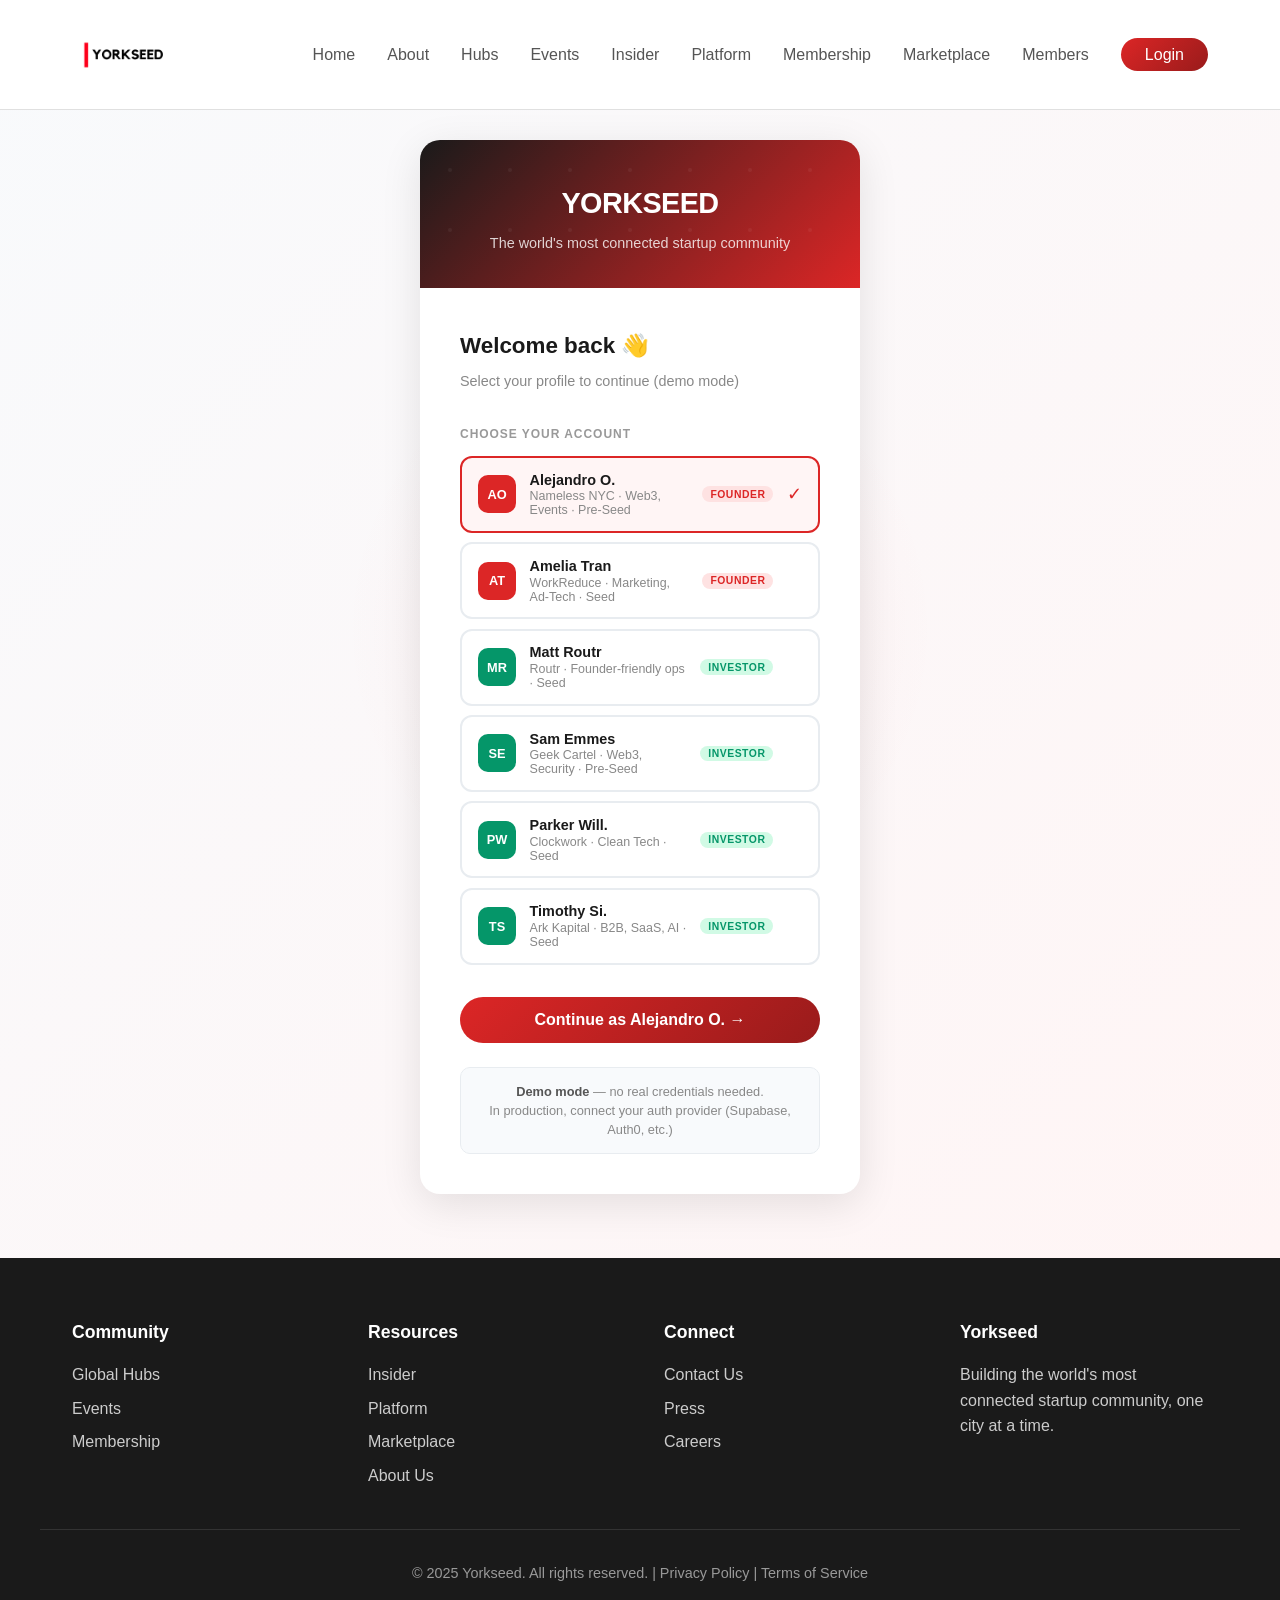
<file: members.html>
<!DOCTYPE html>
<html lang="en">
<head>
<meta charset="UTF-8">
<meta name="viewport" content="width=device-width, initial-scale=1.0">
<title>Members | Yorkseed</title>
<style>
  * { margin: 0; padding: 0; box-sizing: border-box; }
  body { font-family: 'Inter', -apple-system, sans-serif; background: #f0f2f5; color: #1a1a1a; min-height: 100vh; }

  /* ── Header (matches full site) ── */
  .header { position: fixed; height: 110px; top: 0; width: 100%; background: rgba(255,255,255,0.95); backdrop-filter: blur(20px); border-bottom: 1px solid #e0e0e0; z-index: 1000; padding: 1rem 0; transition: all 0.3s ease; }
  .nav-container { max-width: 1200px; margin: 0 auto; display: flex; justify-content: space-between; align-items: center; height: 100%; padding: 0 2rem; }
  .logo { display: flex; align-items: center; font-size: 1.5rem; font-weight: 700; text-decoration: none; }
  .logo img { max-height: 100px; height: auto; width: auto; margin-right: 0.5rem; transition: all 0.3s ease; }
  .logo img:hover { transform: scale(1.05); }
  .nav-links { display: flex; list-style: none; gap: 2rem; align-items: center; }
  .nav-links a { text-decoration: none; color: #555; font-weight: 500; transition: color 0.3s ease; position: relative; }
  .nav-links a:hover, .nav-links a.active { color: #dc2626; }
  .nav-links a::after { content: ''; position: absolute; width: 0; height: 2px; bottom: -5px; left: 50%; background: linear-gradient(135deg, #dc2626, #991b1b); transition: all 0.3s ease; transform: translateX(-50%); }
  .nav-links a:hover::after, .nav-links a.active::after { width: 100%; }
  .login-btn { background: linear-gradient(135deg, #dc2626, #991b1b); color: white !important; padding: 0.5rem 1.5rem; border-radius: 25px; transition: all 0.3s ease; }
  .login-btn:hover { transform: translateY(-2px); box-shadow: 0 10px 25px rgba(220,38,38,0.3); }
  .login-btn::after { display: none !important; }

  /* ── Hero ── */
  .hero { background: linear-gradient(135deg, #7f1d1d 0%, #dc2626 60%, #b91c1c 100%); color: white; padding: 150px 2rem 80px; text-align: center; position: relative; overflow: hidden; }
  .hero::before { content: ''; position: absolute; inset: 0; background: url("data:image/svg+xml,%3Csvg width='60' height='60' viewBox='0 0 60 60' xmlns='http://www.w3.org/2000/svg'%3E%3Cg fill='none'%3E%3Cg fill='%23ffffff' fill-opacity='0.04'%3E%3Ccircle cx='30' cy='30' r='2'/%3E%3C/g%3E%3C/g%3E%3C/svg%3E"); }
  .hero-content { position: relative; z-index: 1; max-width: 700px; margin: 0 auto; }
  .hero h1 { font-size: 2.8rem; font-weight: 800; line-height: 1.15; margin-bottom: 1rem; letter-spacing: -0.02em; }
  .hero p { font-size: 1.05rem; opacity: 0.85; }

  /* ── Controls bar ── */
  .controls { background: white; border-bottom: 1px solid #e8ecf0; padding: 1rem 2rem; display: flex; align-items: center; gap: 1rem; flex-wrap: wrap; box-shadow: 0 2px 8px rgba(0,0,0,0.04); }
  .pill-group { display: flex; gap: 0.5rem; }
  .pill { padding: 0.5rem 1.2rem; border-radius: 25px; font-size: 0.88rem; font-weight: 600; cursor: pointer; border: 2px solid #e0e0e0; background: white; color: #555; transition: all 0.2s; font-family: inherit; }
  .pill.active, .pill:hover { background: #dc2626; border-color: #dc2626; color: white; }
  .search-wrap { flex: 1; min-width: 240px; position: relative; }
  .search-wrap input { width: 100%; padding: 0.6rem 1rem 0.6rem 2.6rem; border: 1.5px solid #e0e0e0; border-radius: 25px; font-size: 0.9rem; font-family: inherit; outline: none; transition: border 0.2s; background: #fafafa; }
  .search-wrap input:focus { border-color: #dc2626; background: white; }
  .search-wrap::before { content: '🔍'; position: absolute; left: 0.85rem; top: 50%; transform: translateY(-50%); font-size: 0.9rem; }
  .match-toggle { display: flex; align-items: center; gap: 0.6rem; padding: 0.5rem 1.2rem; border-radius: 25px; font-size: 0.88rem; font-weight: 600; cursor: pointer; border: 2px solid #e0e0e0; background: white; color: #555; transition: all 0.2s; font-family: inherit; margin-left: auto; }
  .match-toggle.active { background: linear-gradient(135deg,#7c3aed,#6d28d9); border-color: #7c3aed; color: white; }
  .match-toggle .dot { width: 8px; height: 8px; border-radius: 50%; background: #ccc; transition: background 0.2s; }
  .match-toggle.active .dot { background: #a78bfa; animation: pulse 1.5s infinite; }
  @keyframes pulse { 0%,100%{opacity:1} 50%{opacity:0.4} }

  /* ── "Viewing as" banner ── */
  .viewing-as { background: linear-gradient(135deg,#f5f3ff,#ede9fe); border: 1px solid #c4b5fd; border-radius: 12px; padding: 0.85rem 1.25rem; margin: 1.5rem 2rem 0; display: flex; align-items: center; gap: 1rem; flex-wrap: wrap; }
  .viewing-as .va-label { font-size: 0.8rem; font-weight: 700; text-transform: uppercase; letter-spacing: 0.06em; color: #7c3aed; }
  .viewing-as .va-name { font-weight: 700; color: #1a1a1a; }
  .viewing-as .va-meta { font-size: 0.85rem; color: #666; }
  .viewing-as select { margin-left: auto; padding: 0.4rem 0.8rem; border: 1px solid #c4b5fd; border-radius: 8px; font-family: inherit; font-size: 0.85rem; background: white; color: #333; cursor: pointer; outline: none; }

  /* ── Match status bar ── */
  .match-status { margin: 1rem 2rem; background: white; border-radius: 12px; padding: 0.85rem 1.25rem; display: none; align-items: center; gap: 1rem; box-shadow: 0 2px 8px rgba(0,0,0,0.06); border: 1px solid #e8ecf0; }
  .match-status.visible { display: flex; }
  .match-status .ms-icon { font-size: 1.4rem; }
  .match-status .ms-text { font-size: 0.9rem; color: #555; }
  .match-status .ms-text strong { color: #7c3aed; }
  .match-status .ms-spinner { width: 20px; height: 20px; border: 2px solid #e0e0e0; border-top-color: #7c3aed; border-radius: 50%; animation: spin 0.8s linear infinite; margin-left: auto; }
  @keyframes spin { to { transform: rotate(360deg); } }

  /* ── Grid ── */
  .grid-wrap { padding: 1.5rem 2rem 4rem; max-width: 1400px; margin: 0 auto; }
  .members-grid { display: grid; grid-template-columns: repeat(auto-fill, minmax(300px, 1fr)); gap: 1.25rem; }

  /* ── Member card ── */
  .member-card { background: white; border-radius: 16px; padding: 1.4rem; box-shadow: 0 2px 12px rgba(0,0,0,0.07); transition: all 0.25s ease; position: relative; border: 2px solid transparent; overflow: hidden; }
  .member-card:hover { transform: translateY(-3px); box-shadow: 0 8px 28px rgba(0,0,0,0.12); }
  .member-card.has-match { border-color: #7c3aed; }
  .member-card.strong-match { border-color: #059669; }

  .card-header { display: flex; align-items: flex-start; gap: 0.85rem; margin-bottom: 1rem; }
  .member-avatar { width: 48px; height: 48px; border-radius: 12px; display: flex; align-items: center; justify-content: center; font-size: 1rem; font-weight: 800; color: white; flex-shrink: 0; letter-spacing: -0.02em; }
  .member-info { flex: 1; min-width: 0; }
  .member-name { font-weight: 700; font-size: 1rem; color: #1a1a1a; white-space: nowrap; overflow: hidden; text-overflow: ellipsis; }
  .member-company { font-size: 0.82rem; color: #888; margin-top: 0.1rem; white-space: nowrap; overflow: hidden; text-overflow: ellipsis; }
  .member-badges { display: flex; gap: 0.4rem; margin-top: 0.4rem; flex-wrap: wrap; }
  .badge-role { font-size: 0.68rem; font-weight: 700; padding: 0.2rem 0.55rem; border-radius: 20px; text-transform: uppercase; letter-spacing: 0.05em; }
  .badge-role.founder { background: #fee2e2; color: #dc2626; }
  .badge-role.investor { background: #d1fae5; color: #059669; }
  .badge-flag { font-size: 0.85rem; }
  .view-btn { background: #1a1a1a; color: white; border: none; border-radius: 8px; padding: 0.45rem 0.9rem; font-size: 0.8rem; font-weight: 700; cursor: pointer; transition: all 0.2s; white-space: nowrap; font-family: inherit; flex-shrink: 0; }
  .view-btn:hover { background: #dc2626; }
  .view-btn.investor-btn { background: #059669; }
  .view-btn.investor-btn:hover { background: #047857; }

  .card-meta { display: grid; grid-template-columns: auto 1fr; gap: 0.3rem 0.75rem; align-items: baseline; margin-bottom: 1rem; }
  .meta-label { font-size: 0.7rem; font-weight: 700; text-transform: uppercase; letter-spacing: 0.07em; color: #bbb; }
  .meta-value { font-size: 0.85rem; color: #444; }

  .card-footer { display: flex; align-items: center; justify-content: space-between; }
  .chat-btn { width: 32px; height: 32px; border: 1.5px solid #e0e0e0; border-radius: 8px; background: white; cursor: pointer; display: flex; align-items: center; justify-content: center; font-size: 0.9rem; transition: all 0.2s; }
  .chat-btn:hover { border-color: #dc2626; background: #fff5f5; }
  .status-pill { font-size: 0.75rem; font-weight: 700; padding: 0.3rem 0.75rem; border-radius: 20px; }
  .status-raising { background: #fff7ed; color: #c2410c; border: 1px solid #fed7aa; }
  .status-deploying { background: #f0fdf4; color: #166534; border: 1px solid #bbf7d0; }

  /* ── Match badge on card ── */
  .match-badge { position: absolute; top: 0; right: 0; border-radius: 0 14px 0 12px; padding: 0.35rem 0.75rem; font-size: 0.75rem; font-weight: 800; display: none; align-items: center; gap: 0.3rem; }
  .match-badge.visible { display: flex; }
  .match-badge.strong { background: linear-gradient(135deg,#059669,#047857); color: white; }
  .match-badge.moderate { background: linear-gradient(135deg,#7c3aed,#6d28d9); color: white; }
  .match-badge.weak { background: #f1f5f9; color: #64748b; border: 1px solid #e2e8f0; border-top: none; border-right: none; }

  /* ── Match reasons panel ── */
  .match-reasons { margin-top: 0.85rem; padding-top: 0.85rem; border-top: 1px dashed #e8ecf0; display: none; }
  .match-reasons.visible { display: block; }
  .match-reasons-title { font-size: 0.72rem; font-weight: 700; text-transform: uppercase; letter-spacing: 0.07em; color: #7c3aed; margin-bottom: 0.5rem; }
  .match-reason-tag { display: inline-flex; align-items: center; gap: 0.3rem; background: #f5f3ff; color: #6d28d9; font-size: 0.78rem; font-weight: 600; padding: 0.25rem 0.6rem; border-radius: 20px; margin: 0.2rem 0.2rem 0 0; border: 1px solid #ddd6fe; }

  /* ── Sort bar ── */
  .sort-bar { display: flex; align-items: center; justify-content: space-between; margin-bottom: 1.25rem; }
  .sort-bar .count { font-size: 0.9rem; color: #888; }
  .sort-bar .count strong { color: #1a1a1a; }
  .sort-select { padding: 0.4rem 0.75rem; border: 1px solid #e0e0e0; border-radius: 8px; font-family: inherit; font-size: 0.85rem; outline: none; background: white; cursor: pointer; }

  /* ── Empty state ── */
  .empty-state { text-align: center; padding: 4rem 2rem; color: #999; }
  .empty-state .empty-icon { font-size: 3rem; margin-bottom: 1rem; }
  .empty-state p { font-size: 1rem; }

  /* ── Loading skeleton ── */
  .skeleton { background: linear-gradient(90deg, #f0f2f5 25%, #e8ecf0 50%, #f0f2f5 75%); background-size: 200% 100%; animation: shimmer 1.4s infinite; border-radius: 8px; }
  @keyframes shimmer { 0%{background-position:200% 0} 100%{background-position:-200% 0} }

  /* ── Footer ── */
  .footer { background: #1a1a1a; color: white; padding: 60px 0 30px; margin-top: 2rem; }
  .footer-content { display: grid; grid-template-columns: repeat(auto-fit,minmax(200px,1fr)); gap: 3rem; margin-bottom: 2rem; max-width: 1200px; margin-left: auto; margin-right: auto; padding: 0 2rem; }
  .footer-section h3 { font-size: 1.1rem; font-weight: 600; margin-bottom: 1rem; }
  .footer-section ul { list-style: none; }
  .footer-section ul li { margin-bottom: 0.5rem; }
  .footer-section ul li a { color: #ccc; text-decoration: none; transition: color 0.2s; }
  .footer-section ul li a:hover { color: #dc2626; }
  .footer-bottom { border-top: 1px solid #333; padding-top: 2rem; text-align: center; color: #999; font-size: 0.9rem; max-width: 1200px; margin: 0 auto; padding-left: 2rem; padding-right: 2rem; }

  @media (max-width: 768px) { .nav-links { display: none; } .hero h1 { font-size: 2rem; } .controls { flex-direction: column; align-items: stretch; } .match-toggle { margin-left: 0; } }
</style>
</head>
<body>

<!-- Header -->
<header class="header">
    <div class="nav-container">
        <a href="index.html" class="logo">
            <img src="DF3EE29E-8CE9-4C8E-8F29-561E04EF309B-3.PNG" alt="Yorkseed Logo">
        </a>
        <nav>
            <ul class="nav-links">
                <li><a href="index.html">Home</a></li>
                <li><a href="about.html">About</a></li>
                <li><a href="hubs.html">Hubs</a></li>
                <li><a href="events.html">Events</a></li>
                <li><a href="insider.html">Insider</a></li>
                <li><a href="platform.html">Platform</a></li>
                <li><a href="membership.html">Membership</a></li>
                <li><a href="marketplace.html">Marketplace</a></li>
                <li><a href="members.html" class="active">Members</a></li>
                <li><a href="login.html" class="login-btn">Login</a></li>
            </ul>
        </nav>
    </div>
</header>

<!-- Hero -->
<section class="hero">
  <div class="hero-content">
    <h1>Meet the Right Members.<br>Not Just More Members.</h1>
    <p>Discover founders and investors across Yorkseed — search, filter, and find your best matches with AI.</p>
  </div>
</section>

<!-- Controls -->
<div class="controls">
  <div class="pill-group">
    <button class="pill active" data-filter="all" onclick="setFilter(this)">All</button>
    <button class="pill" data-filter="founder" onclick="setFilter(this)">Founders</button>
    <button class="pill" data-filter="investor" onclick="setFilter(this)">Investors</button>
  </div>
  <div class="search-wrap">
    <input type="text" id="searchInput" placeholder="Search name, company, sector, focus..." oninput="renderGrid()">
  </div>
  <button class="match-toggle" id="matchToggle" onclick="toggleMatching()">
    <div class="dot"></div>
    ✨ AI Match Me
  </button>
</div>

<!-- Viewing as -->
<div class="viewing-as" id="viewingAs">
  <span class="va-label">Viewing as</span>
  <span class="va-name" id="vaName">Alejandro O.</span>
  <span class="va-meta" id="vaMeta">Founder · Web3, Entertainment · Pre-Seed · Raising</span>
  <select id="userSelect" onchange="switchUser(this.value)">
    <option value="0">Alejandro O. (Founder)</option>
    <option value="1">Amelia Tran (Founder)</option>
    <option value="2">Matt Routr (Investor)</option>
    <option value="3">Sam Emmes (Investor)</option>
    <option value="4">Parker Will. (Investor)</option>
    <option value="5">Timothy Si. (Investor)</option>
  </select>
</div>

<!-- Match status -->
<div class="match-status" id="matchStatus">
  <span class="ms-icon">🤖</span>
  <span class="ms-text" id="matchStatusText">Analyzing compatibility with <strong>all members</strong>…</span>
  <div class="ms-spinner" id="matchSpinner"></div>
</div>

<!-- Grid -->
<div class="grid-wrap">
  <div class="sort-bar">
    <span class="count">Showing <strong id="visibleCount">0</strong> members</span>
    <select class="sort-select" id="sortSelect" onchange="renderGrid()">
      <option value="default">Sort: Default</option>
      <option value="match">Sort: Best Match</option>
      <option value="name">Sort: Name A–Z</option>
    </select>
  </div>
  <div class="members-grid" id="membersGrid"></div>
  <div class="empty-state" id="emptyState" style="display:none">
    <div class="empty-icon">🔍</div>
    <p>No members match your search.</p>
  </div>
</div>

<script>
// ─────────────────────────────────────────────────────────────
// MEMBER DATA
// ─────────────────────────────────────────────────────────────
const MEMBERS = [
  { id:0, name:"Alejandro O.", initials:"AO", company:"Nameless NYC", role:"founder", sectors:["Web3","Entertainment","Events"], stage:"Pre-Seed", status:"Raising", color:"#dc2626", flag:"🇺🇸", bio:"Building the next generation of event-tech in the Web3 space. Seeking seed investors with entertainment/events expertise." },
  { id:1, name:"Amelia Tran", initials:"AT", company:"WorkReduce", role:"founder", sectors:["All industry","Marketing","Ad-Tech"], stage:"Seed", status:"Raising", color:"#dc2626", flag:"🇺🇸", bio:"Founder at WorkReduce building marketing/ad-tech solutions. Seed stage, actively fundraising." },
  { id:2, name:"Matt Routr", initials:"MR", company:"Routr", role:"investor", focus:"Founder-friendly ops and turn-arounds", investStage:"Seed", status:"Deploying / Raising", color:"#059669", flag:"🇺🇸", bio:"Investor at Routr focused on founder-friendly operations and turn-around situations at Seed stage." },
  { id:3, name:"Sam Emmes", initials:"SE", company:"Geek Cartel", role:"investor", focus:"Geek Cartel – Web3, security/code assessments", investStage:"Pre-Seed", status:"Deploying / Raising", color:"#059669", flag:"🇺🇸", bio:"Investing via Geek Cartel in Web3 and security/code assessment companies at Pre-Seed stage." },
  { id:4, name:"Parker Will.", initials:"PW", company:"Clockwork", role:"investor", focus:"Clean Tech", investStage:"Seed", status:"Deploying / Raising", color:"#059669", flag:"🇺🇸", bio:"Clean Tech focused investor at Clockwork deploying at Seed stage." },
  { id:5, name:"Timothy Si.", initials:"TS", company:"Ark Kapital", role:"investor", focus:"B2B, B2C, SaaS, AI", investStage:"Seed", status:"Deploying / Raising", color:"#059669", flag:"🇺🇸", bio:"Broad mandate investor at Ark Kapital covering B2B, B2C, SaaS and AI at Seed stage." },
  { id:6, name:"Rupesh Pe.", initials:"RP", company:"TDVC", role:"investor", focus:"Web3 / Digital Assets", investStage:"Seed", status:"Deploying / Raising", color:"#059669", flag:"🇺🇸", bio:"Web3 and Digital Assets investor at TDVC focusing on Seed stage companies." },
  { id:7, name:"Marc Nathan", initials:"MN", company:"T-Squared Age.", role:"founder", sectors:["B2B SaaS","Consumer Tech","CPG"], stage:"Seed", status:"Raising", color:"#dc2626", flag:"🇺🇸", bio:"Founder at T-Squared Agency building across B2B SaaS, Consumer Tech and CPG. Seed stage, raising." },
  { id:8, name:"Sarah Kim", initials:"SK", company:"NovaSpark AI", role:"founder", sectors:["AI","SaaS","B2B"], stage:"Pre-Seed", status:"Raising", color:"#dc2626", flag:"🇺🇸", bio:"Building AI-powered SaaS tools for enterprise teams. Pre-Seed, looking for angels and early-stage funds." },
  { id:9, name:"David Osei", initials:"DO", company:"GreenLoop", role:"founder", sectors:["Clean Tech","Climate","B2C"], stage:"Seed", status:"Raising", color:"#dc2626", flag:"🇬🇧", bio:"GreenLoop is a consumer-facing clean tech platform reducing household carbon footprints. Seed stage." },
  { id:10, name:"Priya Mehta", initials:"PM", company:"Nexus Capital", role:"investor", focus:"AI, SaaS, B2B Enterprise", investStage:"Pre-Seed, Seed", status:"Deploying / Raising", color:"#059669", flag:"🇬🇧", bio:"Early-stage investor at Nexus Capital focused on AI and B2B SaaS. Loves technical founders." },
  { id:11, name:"Carlos R.", initials:"CR", company:"ChainVault", role:"founder", sectors:["Web3","DeFi","Fintech"], stage:"Pre-Seed", status:"Raising", color:"#dc2626", flag:"🇪🇸", bio:"Building DeFi infrastructure at ChainVault. Pre-Seed, looking for Web3-native investors." },
];

// ─────────────────────────────────────────────────────────────
// STATE
// ─────────────────────────────────────────────────────────────
let currentUserId = 0;
let filterType    = 'all';
let matchMode     = false;
let matchData     = {};  // memberId -> { score, matchType, matchReasons }
let matchLoading  = false;

// ─────────────────────────────────────────────────────────────
// SWITCH USER
// ─────────────────────────────────────────────────────────────
function switchUser(idx) {
  currentUserId = parseInt(idx);
  const u = MEMBERS[currentUserId];
  document.getElementById('vaName').textContent = u.name;
  const meta = u.role === 'founder'
    ? `Founder · ${u.sectors?.join(', ')} · ${u.stage} · ${u.status}`
    : `Investor · ${u.focus} · ${u.investStage} · ${u.status}`;
  document.getElementById('vaMeta').textContent = meta;
  document.getElementById('headerAvatar').textContent = u.initials;
  document.getElementById('headerAvatar').style.background = u.color;
  document.getElementById('headerName').textContent = u.name;

  // Reset matches when switching user
  matchData = {};
  if (matchMode) runMatching();
  else renderGrid();
}

// ─────────────────────────────────────────────────────────────
// FILTER & SEARCH
// ─────────────────────────────────────────────────────────────
function setFilter(btn) {
  document.querySelectorAll('.pill').forEach(p => p.classList.remove('active'));
  btn.classList.add('active');
  filterType = btn.dataset.filter;
  renderGrid();
}

function getFilteredMembers() {
  const q = document.getElementById('searchInput').value.toLowerCase().trim();
  return MEMBERS.filter(m => {
    if (m.id === currentUserId) return false; // hide self
    if (filterType !== 'all' && m.role !== filterType) return false;
    if (!q) return true;
    const haystack = [m.name, m.company, m.role,
      ...(m.sectors || []), m.focus || '', m.stage || '', m.investStage || ''
    ].join(' ').toLowerCase();
    return haystack.includes(q);
  });
}

// ─────────────────────────────────────────────────────────────
// TOGGLE MATCHING
// ─────────────────────────────────────────────────────────────
function toggleMatching() {
  matchMode = !matchMode;
  const btn = document.getElementById('matchToggle');
  btn.classList.toggle('active', matchMode);
  document.getElementById('sortSelect').value = matchMode ? 'match' : 'default';

  if (matchMode) {
    if (Object.keys(matchData).length === 0) runMatching();
    else renderGrid();
  } else {
    document.getElementById('matchStatus').classList.remove('visible');
    renderGrid();
  }
}

// ─────────────────────────────────────────────────────────────
// LOCAL MATCHING ENGINE — no API key needed
// Scores every member against the current user across 5 dimensions
// ─────────────────────────────────────────────────────────────
function runMatching() {
  if (matchLoading) return;
  matchLoading = true;

  const statusEl  = document.getElementById('matchStatus');
  const statusTxt = document.getElementById('matchStatusText');
  const spinner   = document.getElementById('matchSpinner');
  statusEl.classList.add('visible');
  statusTxt.innerHTML = `Analyzing compatibility for <strong>${MEMBERS[currentUserId].name}</strong>…`;
  spinner.style.display = 'block';
  renderGrid(true);

  // Small timeout so the loading state is visible before scoring runs
  setTimeout(() => {
    const me     = MEMBERS[currentUserId];
    const others = MEMBERS.filter(m => m.id !== me.id);

    matchData = {};

    others.forEach(other => {
      const result = scoreMatch(me, other);
      matchData[other.id] = result;
    });

    const strongCount = Object.values(matchData).filter(r => r.matchType === 'strong').length;
    statusTxt.innerHTML = `✅ Match complete for <strong>${me.name}</strong> — ${strongCount} strong match${strongCount !== 1 ? 'es' : ''} found`;
    spinner.style.display = 'none';
    matchLoading = false;
    renderGrid();
  }, 600);
}

// ── Core scoring function ─────────────────────────────────────
function scoreMatch(me, other) {
  let score = 0;
  const reasons = [];

  const meIsFounder   = me.role === 'founder';
  const meIsInvestor  = me.role === 'investor';
  const othIsFounder  = other.role === 'founder';
  const othIsInvestor = other.role === 'investor';

  // ── 1. ROLE COMPATIBILITY (0–35 pts) ──────────────────────
  if (meIsFounder && othIsInvestor) {
    // Best case: founder meets investor
    score += 30;
    reasons.push('Investor–founder pairing');
  } else if (meIsInvestor && othIsFounder) {
    score += 30;
    reasons.push('Founder seeking investment');
  } else if (meIsFounder && othIsFounder) {
    score += 12;
    reasons.push('Peer founders — co-founder potential');
  } else {
    score += 8;
    reasons.push('Peer investors — co-investment potential');
  }

  // ── 2. SECTOR / FOCUS OVERLAP (0–35 pts) ──────────────────
  const mySectors = normTokens([
    ...(me.sectors || []), me.focus || '', me.bio || ''
  ]);
  const theirSectors = normTokens([
    ...(other.sectors || []), other.focus || '', other.bio || ''
  ]);

  const shared = mySectors.filter(s => theirSectors.includes(s));
  const sectorScore = Math.min(35, shared.length * 10);
  score += sectorScore;

  if (shared.length > 0) {
    const top = shared.slice(0, 2).map(capitalise).join(' & ');
    reasons.push(`Shared focus: ${top}`);
  }

  // ── 3. STAGE ALIGNMENT (0–20 pts) ─────────────────────────
  const myStage    = (me.stage || me.investStage || '').toLowerCase();
  const theirStage = (other.stage || other.investStage || '').toLowerCase();

  if (myStage && theirStage) {
    if (myStage === theirStage) {
      score += 20;
      reasons.push(`Same stage: ${capitalise(myStage)}`);
    } else if (stagesAdjacent(myStage, theirStage)) {
      score += 10;
      reasons.push('Adjacent stage fit');
    }
  }

  // ── 4. STATUS SIGNAL (0–10 pts) ───────────────────────────
  const myStatus    = (me.status || '').toLowerCase();
  const theirStatus = (other.status || '').toLowerCase();
  const myRaising   = myStatus.includes('raising');
  const theirDeploy = theirStatus.includes('deploying');

  if (meIsFounder && othIsInvestor && myRaising && theirDeploy) {
    score += 10;
    reasons.push('Actively raising & deploying');
  } else if (meIsInvestor && othIsFounder && theirStatus.includes('raising') && myStatus.includes('deploying')) {
    score += 10;
    reasons.push('Actively raising & deploying');
  }

  // ── 5. GEOGRAPHY (0–5 pts bonus) ──────────────────────────
  if (me.flag && other.flag && me.flag === other.flag) {
    score += 5;
    reasons.push('Same geography');
  }

  // ── Clamp & classify ──────────────────────────────────────
  score = Math.min(99, Math.max(5, score));
  const matchType = score >= 75 ? 'strong' : score >= 45 ? 'moderate' : 'weak';

  // Always have at least one reason
  if (reasons.length === 0) reasons.push('Community member');

  return { memberId: other.id, score, matchType, matchReasons: reasons.slice(0, 3) };
}

// ── Helpers ───────────────────────────────────────────────────
const STAGE_ORDER = ['pre-seed','seed','series a','series b','series c','growth'];

function stagesAdjacent(a, b) {
  const ia = STAGE_ORDER.findIndex(s => a.includes(s));
  const ib = STAGE_ORDER.findIndex(s => b.includes(s));
  return ia >= 0 && ib >= 0 && Math.abs(ia - ib) === 1;
}

function normTokens(arr) {
  const STOPWORDS = new Set(['and','the','a','in','of','for','to','with','all','industry','ops','turn','arounds','friendly','code','assessments']);
  return arr.join(' ')
    .toLowerCase()
    .replace(/[^a-z0-9\s]/g, ' ')
    .split(/\s+/)
    .filter(t => t.length > 2 && !STOPWORDS.has(t));
}

function capitalise(str) {
  return str.charAt(0).toUpperCase() + str.slice(1);
}

// ─────────────────────────────────────────────────────────────
// RENDER GRID
// ─────────────────────────────────────────────────────────────
function renderGrid(showLoadingBadges = false) {
  let members = getFilteredMembers();

  const sort = document.getElementById('sortSelect').value;
  if (sort === 'match' && Object.keys(matchData).length > 0) {
    members = [...members].sort((a, b) => {
      const sa = matchData[a.id]?.score ?? -1;
      const sb = matchData[b.id]?.score ?? -1;
      return sb - sa;
    });
  } else if (sort === 'name') {
    members = [...members].sort((a, b) => a.name.localeCompare(b.name));
  }

  document.getElementById('visibleCount').textContent = members.length;
  const grid = document.getElementById('membersGrid');
  const empty = document.getElementById('emptyState');

  if (members.length === 0) {
    grid.innerHTML = '';
    empty.style.display = 'block';
    return;
  }
  empty.style.display = 'none';

  grid.innerHTML = members.map(m => buildCard(m, showLoadingBadges)).join('');

  // Wire hub-detail buttons
  document.querySelectorAll('.js-hub-details').forEach(btn => {
    btn.addEventListener('click', () => {
      const card = btn.closest('.deal-card');
      if (card) openDealModal(card);
    });
  });
}

function buildCard(m, loadingBadges) {
  const match = matchData[m.id];
  const hasMatch = !!match;
  const cardClass = hasMatch
    ? (match.matchType === 'strong' ? 'member-card has-match strong-match' : 'member-card has-match')
    : 'member-card';

  // Match badge
  let badgeHtml = '';
  if (matchMode) {
    if (loadingBadges || (matchLoading && !hasMatch)) {
      badgeHtml = `<div class="match-badge visible weak" style="background:#f1f5f9;color:#94a3b8;">
        <span class="skeleton" style="width:50px;height:12px;display:inline-block;border-radius:4px;"></span>
      </div>`;
    } else if (hasMatch) {
      const emoji = match.matchType === 'strong' ? '🟢' : match.matchType === 'moderate' ? '🟣' : '⚪';
      badgeHtml = `<div class="match-badge ${match.matchType} visible">${emoji} ${match.score}% Match</div>`;
    }
  }

  // Match reasons
  let reasonsHtml = '';
  if (matchMode && hasMatch && match.matchReasons?.length) {
    const tags = match.matchReasons.map(r => `<span class="match-reason-tag">✦ ${r}</span>`).join('');
    reasonsHtml = `<div class="match-reasons visible">
      <div class="match-reasons-title">Why you match</div>
      ${tags}
    </div>`;
  }

  // Meta rows
  let metaHtml = '';
  if (m.role === 'founder') {
    metaHtml = `
      <div class="card-meta">
        <span class="meta-label">Sector</span><span class="meta-value">${(m.sectors || []).join(', ')}</span>
        <span class="meta-label">Stage</span><span class="meta-value">${m.stage}</span>
      </div>`;
  } else {
    metaHtml = `
      <div class="card-meta">
        <span class="meta-label">Focus</span><span class="meta-value">${m.focus}</span>
        <span class="meta-label">Inv. Stage</span><span class="meta-value">${m.investStage}</span>
      </div>`;
  }

  const statusClass = m.status?.toLowerCase().includes('raising') ? 'status-raising' : 'status-deploying';
  const btnClass = m.role === 'investor' ? 'view-btn investor-btn' : 'view-btn';

  return `
  <div class="${cardClass}" data-id="${m.id}">
    ${badgeHtml}
    <div class="card-header">
      <div class="member-avatar" style="background:${m.color}">${m.initials}</div>
      <div class="member-info">
        <div class="member-name">${m.name}</div>
        <div class="member-company">${m.company}</div>
        <div class="member-badges">
          <span class="badge-role ${m.role}">${m.role}</span>
          <span class="badge-flag">${m.flag}</span>
        </div>
      </div>
      <button class="${btnClass}">View Profile</button>
    </div>
    ${metaHtml}
    <div class="card-footer">
      <button class="chat-btn" title="Message">💬</button>
      <span class="status-pill ${statusClass}">${m.status}</span>
    </div>
    ${reasonsHtml}
  </div>`;
}

// ─────────────────────────────────────────────────────────────
// INIT
// ─────────────────────────────────────────────────────────────
document.addEventListener('DOMContentLoaded', () => {
  // Require login — redirect to login.html if not authenticated
  if (!localStorage.getItem('ys_user')) {
    sessionStorage.setItem('ys_return', 'members.html');
    window.location.href = 'login.html';
    return;
  }

  // Pre-select the logged-in user in the "Viewing as" dropdown
  try {
    const user = JSON.parse(localStorage.getItem('ys_user'));
    const idx  = MEMBERS.findIndex(m => m.id === user.id);
    if (idx >= 0) {
      currentUserId = idx;
      document.getElementById('userSelect').value = idx;
      switchUser(idx);
    }
  } catch(e) {}

  renderGrid();
});
</script>

<!-- Footer -->
<footer class="footer">
    <div class="footer-content">
        <div class="footer-section">
            <h3>Community</h3>
            <ul>
                <li><a href="hubs.html">Global Hubs</a></li>
                <li><a href="events.html">Events</a></li>
                <li><a href="membership.html">Membership</a></li>
            </ul>
        </div>
        <div class="footer-section">
            <h3>Resources</h3>
            <ul>
                <li><a href="insider.html">Insider</a></li>
                <li><a href="platform.html">Platform</a></li>
                <li><a href="marketplace.html">Marketplace</a></li>
                <li><a href="about.html">About Us</a></li>
            </ul>
        </div>
        <div class="footer-section">
            <h3>Connect</h3>
            <ul>
                <li><a href="contact.html">Contact Us</a></li>
                <li><a href="press.html">Press</a></li>
                <li><a href="careers.html">Careers</a></li>
            </ul>
        </div>
        <div class="footer-section">
            <h3>Yorkseed</h3>
            <p style="color:#ccc;line-height:1.6;">Building the world's most connected startup community, one city at a time.</p>
        </div>
    </div>
    <div class="footer-bottom">
        <p>&copy; 2025 Yorkseed. All rights reserved. | Privacy Policy | Terms of Service</p>
    </div>
</footer>

<!-- Auth: updates nav with user chip on every page -->
<script src="auth.js"></script>

</body>
</html>
</file>
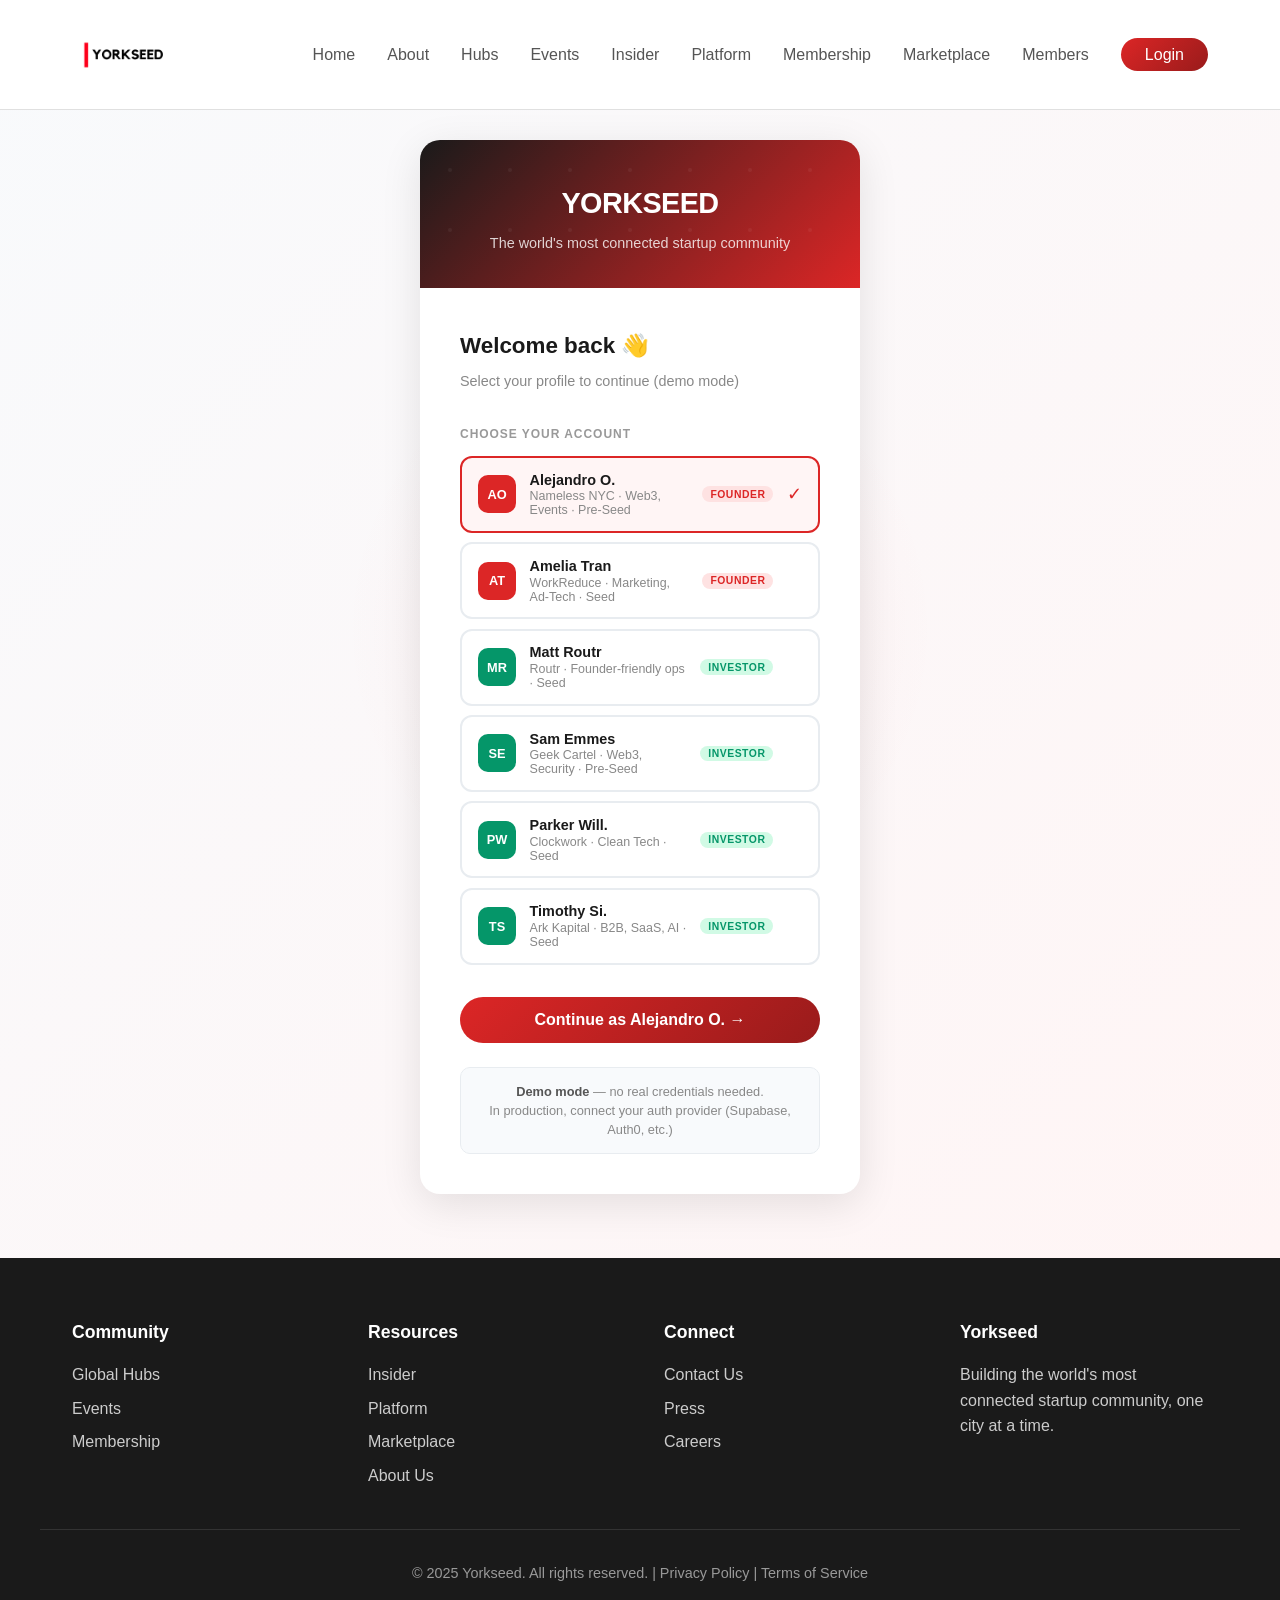
<file: membership.html>
<!DOCTYPE html>
<html lang="en">
<head>
<meta charset="UTF-8">
<meta name="viewport" content="width=device-width, initial-scale=1.0">
<title>Members | Yorkseed</title>
<style>
  * { margin: 0; padding: 0; box-sizing: border-box; }
  body { font-family: 'Inter', -apple-system, sans-serif; background: #f0f2f5; color: #1a1a1a; min-height: 100vh; }

  /* ── Header (matches full site) ── */
  .header { position: fixed; height: 110px; top: 0; width: 100%; background: rgba(255,255,255,0.95); backdrop-filter: blur(20px); border-bottom: 1px solid #e0e0e0; z-index: 1000; padding: 1rem 0; transition: all 0.3s ease; }
  .nav-container { max-width: 1200px; margin: 0 auto; display: flex; justify-content: space-between; align-items: center; height: 100%; padding: 0 2rem; }
  .logo { display: flex; align-items: center; font-size: 1.5rem; font-weight: 700; text-decoration: none; }
  .logo img { max-height: 100px; height: auto; width: auto; margin-right: 0.5rem; transition: all 0.3s ease; }
  .logo img:hover { transform: scale(1.05); }
  .nav-links { display: flex; list-style: none; gap: 2rem; align-items: center; }
  .nav-links a { text-decoration: none; color: #555; font-weight: 500; transition: color 0.3s ease; position: relative; }
  .nav-links a:hover, .nav-links a.active { color: #dc2626; }
  .nav-links a::after { content: ''; position: absolute; width: 0; height: 2px; bottom: -5px; left: 50%; background: linear-gradient(135deg, #dc2626, #991b1b); transition: all 0.3s ease; transform: translateX(-50%); }
  .nav-links a:hover::after, .nav-links a.active::after { width: 100%; }
  .login-btn { background: linear-gradient(135deg, #dc2626, #991b1b); color: white !important; padding: 0.5rem 1.5rem; border-radius: 25px; transition: all 0.3s ease; }
  .login-btn:hover { transform: translateY(-2px); box-shadow: 0 10px 25px rgba(220,38,38,0.3); }
  .login-btn::after { display: none !important; }

  /* ── Hero ── */
  .hero { background: linear-gradient(135deg, #7f1d1d 0%, #dc2626 60%, #b91c1c 100%); color: white; padding: 150px 2rem 80px; text-align: center; position: relative; overflow: hidden; }
  .hero::before { content: ''; position: absolute; inset: 0; background: url("data:image/svg+xml,%3Csvg width='60' height='60' viewBox='0 0 60 60' xmlns='http://www.w3.org/2000/svg'%3E%3Cg fill='none'%3E%3Cg fill='%23ffffff' fill-opacity='0.04'%3E%3Ccircle cx='30' cy='30' r='2'/%3E%3C/g%3E%3C/g%3E%3C/svg%3E"); }
  .hero-content { position: relative; z-index: 1; max-width: 700px; margin: 0 auto; }
  .hero h1 { font-size: 2.8rem; font-weight: 800; line-height: 1.15; margin-bottom: 1rem; letter-spacing: -0.02em; }
  .hero p { font-size: 1.05rem; opacity: 0.85; }

  /* ── Controls bar ── */
  .controls { background: white; border-bottom: 1px solid #e8ecf0; padding: 1rem 2rem; display: flex; align-items: center; gap: 1rem; flex-wrap: wrap; box-shadow: 0 2px 8px rgba(0,0,0,0.04); }
  .pill-group { display: flex; gap: 0.5rem; }
  .pill { padding: 0.5rem 1.2rem; border-radius: 25px; font-size: 0.88rem; font-weight: 600; cursor: pointer; border: 2px solid #e0e0e0; background: white; color: #555; transition: all 0.2s; font-family: inherit; }
  .pill.active, .pill:hover { background: #dc2626; border-color: #dc2626; color: white; }
  .search-wrap { flex: 1; min-width: 240px; position: relative; }
  .search-wrap input { width: 100%; padding: 0.6rem 1rem 0.6rem 2.6rem; border: 1.5px solid #e0e0e0; border-radius: 25px; font-size: 0.9rem; font-family: inherit; outline: none; transition: border 0.2s; background: #fafafa; }
  .search-wrap input:focus { border-color: #dc2626; background: white; }
  .search-wrap::before { content: '🔍'; position: absolute; left: 0.85rem; top: 50%; transform: translateY(-50%); font-size: 0.9rem; }
  .match-toggle { display: flex; align-items: center; gap: 0.6rem; padding: 0.5rem 1.2rem; border-radius: 25px; font-size: 0.88rem; font-weight: 600; cursor: pointer; border: 2px solid #e0e0e0; background: white; color: #555; transition: all 0.2s; font-family: inherit; margin-left: auto; }
  .match-toggle.active { background: linear-gradient(135deg,#7c3aed,#6d28d9); border-color: #7c3aed; color: white; }
  .match-toggle .dot { width: 8px; height: 8px; border-radius: 50%; background: #ccc; transition: background 0.2s; }
  .match-toggle.active .dot { background: #a78bfa; animation: pulse 1.5s infinite; }
  @keyframes pulse { 0%,100%{opacity:1} 50%{opacity:0.4} }

  /* ── "Viewing as" banner ── */
  .viewing-as { background: linear-gradient(135deg,#f5f3ff,#ede9fe); border: 1px solid #c4b5fd; border-radius: 12px; padding: 0.85rem 1.25rem; margin: 1.5rem 2rem 0; display: flex; align-items: center; gap: 1rem; flex-wrap: wrap; }
  .viewing-as .va-label { font-size: 0.8rem; font-weight: 700; text-transform: uppercase; letter-spacing: 0.06em; color: #7c3aed; }
  .viewing-as .va-name { font-weight: 700; color: #1a1a1a; }
  .viewing-as .va-meta { font-size: 0.85rem; color: #666; }
  .viewing-as select { margin-left: auto; padding: 0.4rem 0.8rem; border: 1px solid #c4b5fd; border-radius: 8px; font-family: inherit; font-size: 0.85rem; background: white; color: #333; cursor: pointer; outline: none; }

  /* ── Match status bar ── */
  .match-status { margin: 1rem 2rem; background: white; border-radius: 12px; padding: 0.85rem 1.25rem; display: none; align-items: center; gap: 1rem; box-shadow: 0 2px 8px rgba(0,0,0,0.06); border: 1px solid #e8ecf0; }
  .match-status.visible { display: flex; }
  .match-status .ms-icon { font-size: 1.4rem; }
  .match-status .ms-text { font-size: 0.9rem; color: #555; }
  .match-status .ms-text strong { color: #7c3aed; }
  .match-status .ms-spinner { width: 20px; height: 20px; border: 2px solid #e0e0e0; border-top-color: #7c3aed; border-radius: 50%; animation: spin 0.8s linear infinite; margin-left: auto; }
  @keyframes spin { to { transform: rotate(360deg); } }

  /* ── Grid ── */
  .grid-wrap { padding: 1.5rem 2rem 4rem; max-width: 1400px; margin: 0 auto; }
  .members-grid { display: grid; grid-template-columns: repeat(auto-fill, minmax(300px, 1fr)); gap: 1.25rem; }

  /* ── Member card ── */
  .member-card { background: white; border-radius: 16px; padding: 1.4rem; box-shadow: 0 2px 12px rgba(0,0,0,0.07); transition: all 0.25s ease; position: relative; border: 2px solid transparent; overflow: hidden; }
  .member-card:hover { transform: translateY(-3px); box-shadow: 0 8px 28px rgba(0,0,0,0.12); }
  .member-card.has-match { border-color: #7c3aed; }
  .member-card.strong-match { border-color: #059669; }

  .card-header { display: flex; align-items: flex-start; gap: 0.85rem; margin-bottom: 1rem; }
  .member-avatar { width: 48px; height: 48px; border-radius: 12px; display: flex; align-items: center; justify-content: center; font-size: 1rem; font-weight: 800; color: white; flex-shrink: 0; letter-spacing: -0.02em; }
  .member-info { flex: 1; min-width: 0; }
  .member-name { font-weight: 700; font-size: 1rem; color: #1a1a1a; white-space: nowrap; overflow: hidden; text-overflow: ellipsis; }
  .member-company { font-size: 0.82rem; color: #888; margin-top: 0.1rem; white-space: nowrap; overflow: hidden; text-overflow: ellipsis; }
  .member-badges { display: flex; gap: 0.4rem; margin-top: 0.4rem; flex-wrap: wrap; }
  .badge-role { font-size: 0.68rem; font-weight: 700; padding: 0.2rem 0.55rem; border-radius: 20px; text-transform: uppercase; letter-spacing: 0.05em; }
  .badge-role.founder { background: #fee2e2; color: #dc2626; }
  .badge-role.investor { background: #d1fae5; color: #059669; }
  .badge-flag { font-size: 0.85rem; }
  .view-btn { background: #1a1a1a; color: white; border: none; border-radius: 8px; padding: 0.45rem 0.9rem; font-size: 0.8rem; font-weight: 700; cursor: pointer; transition: all 0.2s; white-space: nowrap; font-family: inherit; flex-shrink: 0; }
  .view-btn:hover { background: #dc2626; }
  .view-btn.investor-btn { background: #059669; }
  .view-btn.investor-btn:hover { background: #047857; }

  .card-meta { display: grid; grid-template-columns: auto 1fr; gap: 0.3rem 0.75rem; align-items: baseline; margin-bottom: 1rem; }
  .meta-label { font-size: 0.7rem; font-weight: 700; text-transform: uppercase; letter-spacing: 0.07em; color: #bbb; }
  .meta-value { font-size: 0.85rem; color: #444; }

  .card-footer { display: flex; align-items: center; justify-content: space-between; }
  .chat-btn { width: 32px; height: 32px; border: 1.5px solid #e0e0e0; border-radius: 8px; background: white; cursor: pointer; display: flex; align-items: center; justify-content: center; font-size: 0.9rem; transition: all 0.2s; }
  .chat-btn:hover { border-color: #dc2626; background: #fff5f5; }
  .status-pill { font-size: 0.75rem; font-weight: 700; padding: 0.3rem 0.75rem; border-radius: 20px; }
  .status-raising { background: #fff7ed; color: #c2410c; border: 1px solid #fed7aa; }
  .status-deploying { background: #f0fdf4; color: #166534; border: 1px solid #bbf7d0; }

  /* ── Match badge on card ── */
  .match-badge { position: absolute; top: 0; right: 0; border-radius: 0 14px 0 12px; padding: 0.35rem 0.75rem; font-size: 0.75rem; font-weight: 800; display: none; align-items: center; gap: 0.3rem; }
  .match-badge.visible { display: flex; }
  .match-badge.strong { background: linear-gradient(135deg,#059669,#047857); color: white; }
  .match-badge.moderate { background: linear-gradient(135deg,#7c3aed,#6d28d9); color: white; }
  .match-badge.weak { background: #f1f5f9; color: #64748b; border: 1px solid #e2e8f0; border-top: none; border-right: none; }

  /* ── Match reasons panel ── */
  .match-reasons { margin-top: 0.85rem; padding-top: 0.85rem; border-top: 1px dashed #e8ecf0; display: none; }
  .match-reasons.visible { display: block; }
  .match-reasons-title { font-size: 0.72rem; font-weight: 700; text-transform: uppercase; letter-spacing: 0.07em; color: #7c3aed; margin-bottom: 0.5rem; }
  .match-reason-tag { display: inline-flex; align-items: center; gap: 0.3rem; background: #f5f3ff; color: #6d28d9; font-size: 0.78rem; font-weight: 600; padding: 0.25rem 0.6rem; border-radius: 20px; margin: 0.2rem 0.2rem 0 0; border: 1px solid #ddd6fe; }

  /* ── Sort bar ── */
  .sort-bar { display: flex; align-items: center; justify-content: space-between; margin-bottom: 1.25rem; }
  .sort-bar .count { font-size: 0.9rem; color: #888; }
  .sort-bar .count strong { color: #1a1a1a; }
  .sort-select { padding: 0.4rem 0.75rem; border: 1px solid #e0e0e0; border-radius: 8px; font-family: inherit; font-size: 0.85rem; outline: none; background: white; cursor: pointer; }

  /* ── Empty state ── */
  .empty-state { text-align: center; padding: 4rem 2rem; color: #999; }
  .empty-state .empty-icon { font-size: 3rem; margin-bottom: 1rem; }
  .empty-state p { font-size: 1rem; }

  /* ── Loading skeleton ── */
  .skeleton { background: linear-gradient(90deg, #f0f2f5 25%, #e8ecf0 50%, #f0f2f5 75%); background-size: 200% 100%; animation: shimmer 1.4s infinite; border-radius: 8px; }
  @keyframes shimmer { 0%{background-position:200% 0} 100%{background-position:-200% 0} }

  /* ── Footer ── */
  .footer { background: #1a1a1a; color: white; padding: 60px 0 30px; margin-top: 2rem; }
  .footer-content { display: grid; grid-template-columns: repeat(auto-fit,minmax(200px,1fr)); gap: 3rem; margin-bottom: 2rem; max-width: 1200px; margin-left: auto; margin-right: auto; padding: 0 2rem; }
  .footer-section h3 { font-size: 1.1rem; font-weight: 600; margin-bottom: 1rem; }
  .footer-section ul { list-style: none; }
  .footer-section ul li { margin-bottom: 0.5rem; }
  .footer-section ul li a { color: #ccc; text-decoration: none; transition: color 0.2s; }
  .footer-section ul li a:hover { color: #dc2626; }
  .footer-bottom { border-top: 1px solid #333; padding-top: 2rem; text-align: center; color: #999; font-size: 0.9rem; max-width: 1200px; margin: 0 auto; padding-left: 2rem; padding-right: 2rem; }

  @media (max-width: 768px) { .nav-links { display: none; } .hero h1 { font-size: 2rem; } .controls { flex-direction: column; align-items: stretch; } .match-toggle { margin-left: 0; } }
</style>
</head>
<body>

<!-- Header -->
<header class="header">
    <div class="nav-container">
        <a href="index.html" class="logo">
            <img src="DF3EE29E-8CE9-4C8E-8F29-561E04EF309B-3.PNG" alt="Yorkseed Logo">
        </a>
        <nav>
            <ul class="nav-links">
                <li><a href="index.html">Home</a></li>
                <li><a href="about.html">About</a></li>
                <li><a href="hubs.html">Hubs</a></li>
                <li><a href="events.html">Events</a></li>
                <li><a href="insider.html">Insider</a></li>
                <li><a href="platform.html">Platform</a></li>
                <li><a href="membership.html">Membership</a></li>
                <li><a href="marketplace.html">Marketplace</a></li>
                <li><a href="members.html" class="active">Members</a></li>
                <li><a href="login.html" class="login-btn">Login</a></li>
            </ul>
        </nav>
    </div>
</header>

<!-- Hero -->
<section class="hero">
  <div class="hero-content">
    <h1>Meet the Right Members.<br>Not Just More Members.</h1>
    <p>Discover founders and investors across Yorkseed — search, filter, and find your best matches with AI.</p>
  </div>
</section>

<!-- Controls -->
<div class="controls">
  <div class="pill-group">
    <button class="pill active" data-filter="all" onclick="setFilter(this)">All</button>
    <button class="pill" data-filter="founder" onclick="setFilter(this)">Founders</button>
    <button class="pill" data-filter="investor" onclick="setFilter(this)">Investors</button>
  </div>
  <div class="search-wrap">
    <input type="text" id="searchInput" placeholder="Search name, company, sector, focus..." oninput="renderGrid()">
  </div>
  <button class="match-toggle" id="matchToggle" onclick="toggleMatching()">
    <div class="dot"></div>
    ✨ AI Match Me
  </button>
</div>

<!-- Viewing as -->
<div class="viewing-as" id="viewingAs">
  <span class="va-label">Viewing as</span>
  <span class="va-name" id="vaName">Alejandro O.</span>
  <span class="va-meta" id="vaMeta">Founder · Web3, Entertainment · Pre-Seed · Raising</span>
  <select id="userSelect" onchange="switchUser(this.value)">
    <option value="0">Alejandro O. (Founder)</option>
    <option value="1">Amelia Tran (Founder)</option>
    <option value="2">Matt Routr (Investor)</option>
    <option value="3">Sam Emmes (Investor)</option>
    <option value="4">Parker Will. (Investor)</option>
    <option value="5">Timothy Si. (Investor)</option>
  </select>
</div>

<!-- Match status -->
<div class="match-status" id="matchStatus">
  <span class="ms-icon">🤖</span>
  <span class="ms-text" id="matchStatusText">Analyzing compatibility with <strong>all members</strong>…</span>
  <div class="ms-spinner" id="matchSpinner"></div>
</div>

<!-- Grid -->
<div class="grid-wrap">
  <div class="sort-bar">
    <span class="count">Showing <strong id="visibleCount">0</strong> members</span>
    <select class="sort-select" id="sortSelect" onchange="renderGrid()">
      <option value="default">Sort: Default</option>
      <option value="match">Sort: Best Match</option>
      <option value="name">Sort: Name A–Z</option>
    </select>
  </div>
  <div class="members-grid" id="membersGrid"></div>
  <div class="empty-state" id="emptyState" style="display:none">
    <div class="empty-icon">🔍</div>
    <p>No members match your search.</p>
  </div>
</div>

<script>
// ─────────────────────────────────────────────────────────────
// MEMBER DATA
// ─────────────────────────────────────────────────────────────
const MEMBERS = [
  { id:0, name:"Alejandro O.", initials:"AO", company:"Nameless NYC", role:"founder", sectors:["Web3","Entertainment","Events"], stage:"Pre-Seed", status:"Raising", color:"#dc2626", flag:"🇺🇸", bio:"Building the next generation of event-tech in the Web3 space. Seeking seed investors with entertainment/events expertise." },
  { id:1, name:"Amelia Tran", initials:"AT", company:"WorkReduce", role:"founder", sectors:["All industry","Marketing","Ad-Tech"], stage:"Seed", status:"Raising", color:"#dc2626", flag:"🇺🇸", bio:"Founder at WorkReduce building marketing/ad-tech solutions. Seed stage, actively fundraising." },
  { id:2, name:"Matt Routr", initials:"MR", company:"Routr", role:"investor", focus:"Founder-friendly ops and turn-arounds", investStage:"Seed", status:"Deploying / Raising", color:"#059669", flag:"🇺🇸", bio:"Investor at Routr focused on founder-friendly operations and turn-around situations at Seed stage." },
  { id:3, name:"Sam Emmes", initials:"SE", company:"Geek Cartel", role:"investor", focus:"Geek Cartel – Web3, security/code assessments", investStage:"Pre-Seed", status:"Deploying / Raising", color:"#059669", flag:"🇺🇸", bio:"Investing via Geek Cartel in Web3 and security/code assessment companies at Pre-Seed stage." },
  { id:4, name:"Parker Will.", initials:"PW", company:"Clockwork", role:"investor", focus:"Clean Tech", investStage:"Seed", status:"Deploying / Raising", color:"#059669", flag:"🇺🇸", bio:"Clean Tech focused investor at Clockwork deploying at Seed stage." },
  { id:5, name:"Timothy Si.", initials:"TS", company:"Ark Kapital", role:"investor", focus:"B2B, B2C, SaaS, AI", investStage:"Seed", status:"Deploying / Raising", color:"#059669", flag:"🇺🇸", bio:"Broad mandate investor at Ark Kapital covering B2B, B2C, SaaS and AI at Seed stage." },
  { id:6, name:"Rupesh Pe.", initials:"RP", company:"TDVC", role:"investor", focus:"Web3 / Digital Assets", investStage:"Seed", status:"Deploying / Raising", color:"#059669", flag:"🇺🇸", bio:"Web3 and Digital Assets investor at TDVC focusing on Seed stage companies." },
  { id:7, name:"Marc Nathan", initials:"MN", company:"T-Squared Age.", role:"founder", sectors:["B2B SaaS","Consumer Tech","CPG"], stage:"Seed", status:"Raising", color:"#dc2626", flag:"🇺🇸", bio:"Founder at T-Squared Agency building across B2B SaaS, Consumer Tech and CPG. Seed stage, raising." },
  { id:8, name:"Sarah Kim", initials:"SK", company:"NovaSpark AI", role:"founder", sectors:["AI","SaaS","B2B"], stage:"Pre-Seed", status:"Raising", color:"#dc2626", flag:"🇺🇸", bio:"Building AI-powered SaaS tools for enterprise teams. Pre-Seed, looking for angels and early-stage funds." },
  { id:9, name:"David Osei", initials:"DO", company:"GreenLoop", role:"founder", sectors:["Clean Tech","Climate","B2C"], stage:"Seed", status:"Raising", color:"#dc2626", flag:"🇬🇧", bio:"GreenLoop is a consumer-facing clean tech platform reducing household carbon footprints. Seed stage." },
  { id:10, name:"Priya Mehta", initials:"PM", company:"Nexus Capital", role:"investor", focus:"AI, SaaS, B2B Enterprise", investStage:"Pre-Seed, Seed", status:"Deploying / Raising", color:"#059669", flag:"🇬🇧", bio:"Early-stage investor at Nexus Capital focused on AI and B2B SaaS. Loves technical founders." },
  { id:11, name:"Carlos R.", initials:"CR", company:"ChainVault", role:"founder", sectors:["Web3","DeFi","Fintech"], stage:"Pre-Seed", status:"Raising", color:"#dc2626", flag:"🇪🇸", bio:"Building DeFi infrastructure at ChainVault. Pre-Seed, looking for Web3-native investors." },
];

// ─────────────────────────────────────────────────────────────
// STATE
// ─────────────────────────────────────────────────────────────
let currentUserId = 0;
let filterType    = 'all';
let matchMode     = false;
let matchData     = {};  // memberId -> { score, matchType, matchReasons }
let matchLoading  = false;

// ─────────────────────────────────────────────────────────────
// SWITCH USER
// ─────────────────────────────────────────────────────────────
function switchUser(idx) {
  currentUserId = parseInt(idx);
  const u = MEMBERS[currentUserId];
  document.getElementById('vaName').textContent = u.name;
  const meta = u.role === 'founder'
    ? `Founder · ${u.sectors?.join(', ')} · ${u.stage} · ${u.status}`
    : `Investor · ${u.focus} · ${u.investStage} · ${u.status}`;
  document.getElementById('vaMeta').textContent = meta;
  document.getElementById('headerAvatar').textContent = u.initials;
  document.getElementById('headerAvatar').style.background = u.color;
  document.getElementById('headerName').textContent = u.name;

  // Reset matches when switching user
  matchData = {};
  if (matchMode) runMatching();
  else renderGrid();
}

// ─────────────────────────────────────────────────────────────
// FILTER & SEARCH
// ─────────────────────────────────────────────────────────────
function setFilter(btn) {
  document.querySelectorAll('.pill').forEach(p => p.classList.remove('active'));
  btn.classList.add('active');
  filterType = btn.dataset.filter;
  renderGrid();
}

function getFilteredMembers() {
  const q = document.getElementById('searchInput').value.toLowerCase().trim();
  return MEMBERS.filter(m => {
    if (m.id === currentUserId) return false; // hide self
    if (filterType !== 'all' && m.role !== filterType) return false;
    if (!q) return true;
    const haystack = [m.name, m.company, m.role,
      ...(m.sectors || []), m.focus || '', m.stage || '', m.investStage || ''
    ].join(' ').toLowerCase();
    return haystack.includes(q);
  });
}

// ─────────────────────────────────────────────────────────────
// TOGGLE MATCHING
// ─────────────────────────────────────────────────────────────
function toggleMatching() {
  matchMode = !matchMode;
  const btn = document.getElementById('matchToggle');
  btn.classList.toggle('active', matchMode);
  document.getElementById('sortSelect').value = matchMode ? 'match' : 'default';

  if (matchMode) {
    if (Object.keys(matchData).length === 0) runMatching();
    else renderGrid();
  } else {
    document.getElementById('matchStatus').classList.remove('visible');
    renderGrid();
  }
}

// ─────────────────────────────────────────────────────────────
// AI MATCHING via Anthropic API
// ─────────────────────────────────────────────────────────────
async function runMatching() {
  if (matchLoading) return;
  matchLoading = true;

  const statusEl  = document.getElementById('matchStatus');
  const statusTxt = document.getElementById('matchStatusText');
  const spinner   = document.getElementById('matchSpinner');
  statusEl.classList.add('visible');
  statusTxt.innerHTML = `Analyzing compatibility for <strong>${MEMBERS[currentUserId].name}</strong>…`;
  spinner.style.display = 'block';

  // Re-render with loading skeletons on match badges
  renderGrid(true);

  const currentUser = MEMBERS[currentUserId];
  const others = MEMBERS.filter(m => m.id !== currentUserId);

  const prompt = `You are a startup ecosystem matchmaker for Yorkseed, a global founder & investor community.

Current user profile:
${JSON.stringify(currentUser, null, 2)}

Other members to evaluate:
${JSON.stringify(others, null, 2)}

For each member, assess how well they match the current user based on:
- Sector/industry alignment
- Stage alignment (founder stage vs investor stage)
- Role compatibility (founder seeking investors, investors seeking founders, founders with complementary skills)
- Geographic/market overlap
- Strategic fit

Return a JSON array (no markdown, no explanation, raw JSON only):
[
  {
    "memberId": <number>,
    "score": <0-100>,
    "matchType": "strong" | "moderate" | "weak",
    "matchReasons": ["short reason 1", "short reason 2", "short reason 3"]
  },
  ...
]

Rules:
- "strong" = score 75+
- "moderate" = score 45-74  
- "weak" = score < 45
- matchReasons should be concise (max 6 words each), specific and actionable
- Consider investor→founder matches as high if the investor's focus aligns with founder's sector/stage`;

  try {
    const response = await fetch("https://api.anthropic.com/v1/messages", {
      method: "POST",
      headers: { "Content-Type": "application/json" },
      body: JSON.stringify({
        model: "claude-sonnet-4-20250514",
        max_tokens: 1000,
        messages: [{ role: "user", content: prompt }]
      })
    });

    const data = await response.json();
    const raw  = data.content.map(b => b.text || '').join('');
    // Strip any accidental markdown fences
    const clean = raw.replace(/```json|```/g, '').trim();
    const results = JSON.parse(clean);

    matchData = {};
    results.forEach(r => { matchData[r.memberId] = r; });

    statusTxt.innerHTML = `✅ AI match complete for <strong>${currentUser.name}</strong> — ${results.filter(r=>r.matchType==='strong').length} strong matches found`;
    spinner.style.display = 'none';

  } catch (err) {
    console.error('Match error:', err);
    statusTxt.innerHTML = `⚠️ Match analysis failed — showing members without scores`;
    spinner.style.display = 'none';
    matchData = {};
  }

  matchLoading = false;
  renderGrid();
}

// ─────────────────────────────────────────────────────────────
// RENDER GRID
// ─────────────────────────────────────────────────────────────
function renderGrid(showLoadingBadges = false) {
  let members = getFilteredMembers();

  const sort = document.getElementById('sortSelect').value;
  if (sort === 'match' && Object.keys(matchData).length > 0) {
    members = [...members].sort((a, b) => {
      const sa = matchData[a.id]?.score ?? -1;
      const sb = matchData[b.id]?.score ?? -1;
      return sb - sa;
    });
  } else if (sort === 'name') {
    members = [...members].sort((a, b) => a.name.localeCompare(b.name));
  }

  document.getElementById('visibleCount').textContent = members.length;
  const grid = document.getElementById('membersGrid');
  const empty = document.getElementById('emptyState');

  if (members.length === 0) {
    grid.innerHTML = '';
    empty.style.display = 'block';
    return;
  }
  empty.style.display = 'none';

  grid.innerHTML = members.map(m => buildCard(m, showLoadingBadges)).join('');

  // Wire hub-detail buttons
  document.querySelectorAll('.js-hub-details').forEach(btn => {
    btn.addEventListener('click', () => {
      const card = btn.closest('.deal-card');
      if (card) openDealModal(card);
    });
  });
}

function buildCard(m, loadingBadges) {
  const match = matchData[m.id];
  const hasMatch = !!match;
  const cardClass = hasMatch
    ? (match.matchType === 'strong' ? 'member-card has-match strong-match' : 'member-card has-match')
    : 'member-card';

  // Match badge
  let badgeHtml = '';
  if (matchMode) {
    if (loadingBadges || (matchLoading && !hasMatch)) {
      badgeHtml = `<div class="match-badge visible weak" style="background:#f1f5f9;color:#94a3b8;">
        <span class="skeleton" style="width:50px;height:12px;display:inline-block;border-radius:4px;"></span>
      </div>`;
    } else if (hasMatch) {
      const emoji = match.matchType === 'strong' ? '🟢' : match.matchType === 'moderate' ? '🟣' : '⚪';
      badgeHtml = `<div class="match-badge ${match.matchType} visible">${emoji} ${match.score}% Match</div>`;
    }
  }

  // Match reasons
  let reasonsHtml = '';
  if (matchMode && hasMatch && match.matchReasons?.length) {
    const tags = match.matchReasons.map(r => `<span class="match-reason-tag">✦ ${r}</span>`).join('');
    reasonsHtml = `<div class="match-reasons visible">
      <div class="match-reasons-title">Why you match</div>
      ${tags}
    </div>`;
  }

  // Meta rows
  let metaHtml = '';
  if (m.role === 'founder') {
    metaHtml = `
      <div class="card-meta">
        <span class="meta-label">Sector</span><span class="meta-value">${(m.sectors || []).join(', ')}</span>
        <span class="meta-label">Stage</span><span class="meta-value">${m.stage}</span>
      </div>`;
  } else {
    metaHtml = `
      <div class="card-meta">
        <span class="meta-label">Focus</span><span class="meta-value">${m.focus}</span>
        <span class="meta-label">Inv. Stage</span><span class="meta-value">${m.investStage}</span>
      </div>`;
  }

  const statusClass = m.status?.toLowerCase().includes('raising') ? 'status-raising' : 'status-deploying';
  const btnClass = m.role === 'investor' ? 'view-btn investor-btn' : 'view-btn';

  return `
  <div class="${cardClass}" data-id="${m.id}">
    ${badgeHtml}
    <div class="card-header">
      <div class="member-avatar" style="background:${m.color}">${m.initials}</div>
      <div class="member-info">
        <div class="member-name">${m.name}</div>
        <div class="member-company">${m.company}</div>
        <div class="member-badges">
          <span class="badge-role ${m.role}">${m.role}</span>
          <span class="badge-flag">${m.flag}</span>
        </div>
      </div>
      <button class="${btnClass}">View Profile</button>
    </div>
    ${metaHtml}
    <div class="card-footer">
      <button class="chat-btn" title="Message">💬</button>
      <span class="status-pill ${statusClass}">${m.status}</span>
    </div>
    ${reasonsHtml}
  </div>`;
}

// ─────────────────────────────────────────────────────────────
// INIT
// ─────────────────────────────────────────────────────────────
document.addEventListener('DOMContentLoaded', () => {
  // Require login — redirect to login.html if not authenticated
  if (!localStorage.getItem('ys_user')) {
    sessionStorage.setItem('ys_return', 'members.html');
    window.location.href = 'login.html';
    return;
  }

  // Pre-select the logged-in user in the "Viewing as" dropdown
  try {
    const user = JSON.parse(localStorage.getItem('ys_user'));
    const idx  = MEMBERS.findIndex(m => m.id === user.id);
    if (idx >= 0) {
      currentUserId = idx;
      document.getElementById('userSelect').value = idx;
      switchUser(idx);
    }
  } catch(e) {}

  renderGrid();
});
</script>

<!-- Footer -->
<footer class="footer">
    <div class="footer-content">
        <div class="footer-section">
            <h3>Community</h3>
            <ul>
                <li><a href="hubs.html">Global Hubs</a></li>
                <li><a href="events.html">Events</a></li>
                <li><a href="membership.html">Membership</a></li>
            </ul>
        </div>
        <div class="footer-section">
            <h3>Resources</h3>
            <ul>
                <li><a href="insider.html">Insider</a></li>
                <li><a href="platform.html">Platform</a></li>
                <li><a href="marketplace.html">Marketplace</a></li>
                <li><a href="about.html">About Us</a></li>
            </ul>
        </div>
        <div class="footer-section">
            <h3>Connect</h3>
            <ul>
                <li><a href="contact.html">Contact Us</a></li>
                <li><a href="press.html">Press</a></li>
                <li><a href="careers.html">Careers</a></li>
            </ul>
        </div>
        <div class="footer-section">
            <h3>Yorkseed</h3>
            <p style="color:#ccc;line-height:1.6;">Building the world's most connected startup community, one city at a time.</p>
        </div>
    </div>
    <div class="footer-bottom">
        <p>&copy; 2025 Yorkseed. All rights reserved. | Privacy Policy | Terms of Service</p>
    </div>
</footer>

<!-- Auth: updates nav with user chip on every page -->
<script src="auth.js"></script>

</body>
</html>
</file>
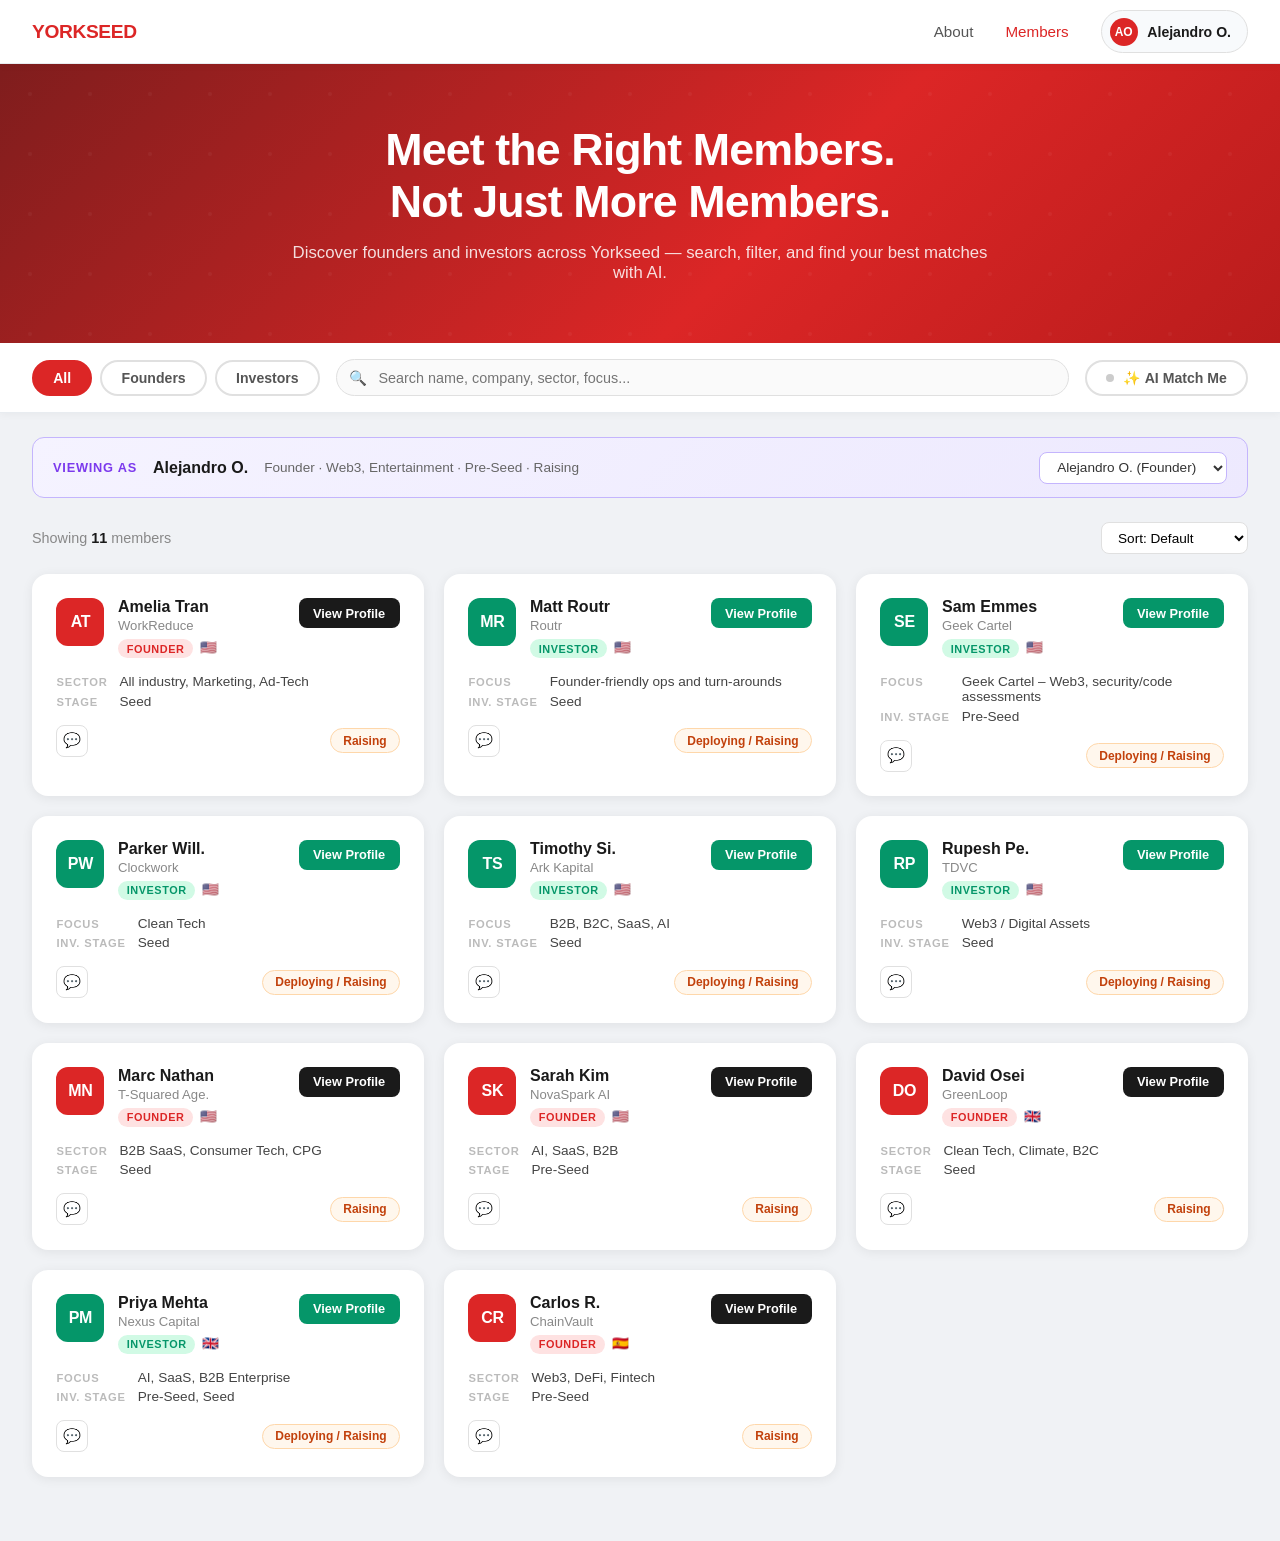
<file: memebers.html>
<!DOCTYPE html>
<html lang="en">
<head>
<meta charset="UTF-8">
<meta name="viewport" content="width=device-width, initial-scale=1.0">
<title>Members | Yorkseed</title>
<style>
  * { margin: 0; padding: 0; box-sizing: border-box; }
  body { font-family: 'Inter', -apple-system, sans-serif; background: #f0f2f5; color: #1a1a1a; min-height: 100vh; }

  /* ── Header ── */
  .header { background: white; border-bottom: 1px solid #e8ecf0; padding: 0 2rem; display: flex; align-items: center; justify-content: space-between; height: 64px; position: sticky; top: 0; z-index: 100; box-shadow: 0 1px 8px rgba(0,0,0,0.06); }
  .header-logo { font-size: 1.2rem; font-weight: 800; color: #dc2626; letter-spacing: -0.02em; }
  .header-nav { display: flex; align-items: center; gap: 2rem; }
  .header-nav a { text-decoration: none; color: #555; font-weight: 500; font-size: 0.95rem; transition: color 0.2s; }
  .header-nav a:hover, .header-nav a.active { color: #dc2626; }
  .user-chip { display: flex; align-items: center; gap: 0.6rem; background: #f8fafc; border: 1px solid #e0e0e0; border-radius: 25px; padding: 0.4rem 1rem 0.4rem 0.5rem; cursor: pointer; transition: all 0.2s; font-size: 0.88rem; font-weight: 600; }
  .user-chip:hover { border-color: #dc2626; background: #fff5f5; }
  .user-avatar { width: 28px; height: 28px; border-radius: 50%; display: flex; align-items: center; justify-content: center; font-size: 0.75rem; font-weight: 800; color: white; flex-shrink: 0; }

  /* ── Hero ── */
  .hero { background: linear-gradient(135deg, #7f1d1d 0%, #dc2626 60%, #b91c1c 100%); color: white; padding: 60px 2rem; text-align: center; position: relative; overflow: hidden; }
  .hero::before { content: ''; position: absolute; inset: 0; background: url("data:image/svg+xml,%3Csvg width='60' height='60' viewBox='0 0 60 60' xmlns='http://www.w3.org/2000/svg'%3E%3Cg fill='none'%3E%3Cg fill='%23ffffff' fill-opacity='0.04'%3E%3Ccircle cx='30' cy='30' r='2'/%3E%3C/g%3E%3C/g%3E%3C/svg%3E"); }
  .hero-content { position: relative; z-index: 1; max-width: 700px; margin: 0 auto; }
  .hero h1 { font-size: 2.8rem; font-weight: 800; line-height: 1.15; margin-bottom: 1rem; letter-spacing: -0.02em; }
  .hero p { font-size: 1.05rem; opacity: 0.85; }

  /* ── Controls bar ── */
  .controls { background: white; border-bottom: 1px solid #e8ecf0; padding: 1rem 2rem; display: flex; align-items: center; gap: 1rem; flex-wrap: wrap; box-shadow: 0 2px 8px rgba(0,0,0,0.04); }
  .pill-group { display: flex; gap: 0.5rem; }
  .pill { padding: 0.5rem 1.2rem; border-radius: 25px; font-size: 0.88rem; font-weight: 600; cursor: pointer; border: 2px solid #e0e0e0; background: white; color: #555; transition: all 0.2s; font-family: inherit; }
  .pill.active, .pill:hover { background: #dc2626; border-color: #dc2626; color: white; }
  .search-wrap { flex: 1; min-width: 240px; position: relative; }
  .search-wrap input { width: 100%; padding: 0.6rem 1rem 0.6rem 2.6rem; border: 1.5px solid #e0e0e0; border-radius: 25px; font-size: 0.9rem; font-family: inherit; outline: none; transition: border 0.2s; background: #fafafa; }
  .search-wrap input:focus { border-color: #dc2626; background: white; }
  .search-wrap::before { content: '🔍'; position: absolute; left: 0.85rem; top: 50%; transform: translateY(-50%); font-size: 0.9rem; }
  .match-toggle { display: flex; align-items: center; gap: 0.6rem; padding: 0.5rem 1.2rem; border-radius: 25px; font-size: 0.88rem; font-weight: 600; cursor: pointer; border: 2px solid #e0e0e0; background: white; color: #555; transition: all 0.2s; font-family: inherit; margin-left: auto; }
  .match-toggle.active { background: linear-gradient(135deg,#7c3aed,#6d28d9); border-color: #7c3aed; color: white; }
  .match-toggle .dot { width: 8px; height: 8px; border-radius: 50%; background: #ccc; transition: background 0.2s; }
  .match-toggle.active .dot { background: #a78bfa; animation: pulse 1.5s infinite; }
  @keyframes pulse { 0%,100%{opacity:1} 50%{opacity:0.4} }

  /* ── "Viewing as" banner ── */
  .viewing-as { background: linear-gradient(135deg,#f5f3ff,#ede9fe); border: 1px solid #c4b5fd; border-radius: 12px; padding: 0.85rem 1.25rem; margin: 1.5rem 2rem 0; display: flex; align-items: center; gap: 1rem; flex-wrap: wrap; }
  .viewing-as .va-label { font-size: 0.8rem; font-weight: 700; text-transform: uppercase; letter-spacing: 0.06em; color: #7c3aed; }
  .viewing-as .va-name { font-weight: 700; color: #1a1a1a; }
  .viewing-as .va-meta { font-size: 0.85rem; color: #666; }
  .viewing-as select { margin-left: auto; padding: 0.4rem 0.8rem; border: 1px solid #c4b5fd; border-radius: 8px; font-family: inherit; font-size: 0.85rem; background: white; color: #333; cursor: pointer; outline: none; }

  /* ── Match status bar ── */
  .match-status { margin: 1rem 2rem; background: white; border-radius: 12px; padding: 0.85rem 1.25rem; display: none; align-items: center; gap: 1rem; box-shadow: 0 2px 8px rgba(0,0,0,0.06); border: 1px solid #e8ecf0; }
  .match-status.visible { display: flex; }
  .match-status .ms-icon { font-size: 1.4rem; }
  .match-status .ms-text { font-size: 0.9rem; color: #555; }
  .match-status .ms-text strong { color: #7c3aed; }
  .match-status .ms-spinner { width: 20px; height: 20px; border: 2px solid #e0e0e0; border-top-color: #7c3aed; border-radius: 50%; animation: spin 0.8s linear infinite; margin-left: auto; }
  @keyframes spin { to { transform: rotate(360deg); } }

  /* ── Grid ── */
  .grid-wrap { padding: 1.5rem 2rem 4rem; max-width: 1400px; margin: 0 auto; }
  .members-grid { display: grid; grid-template-columns: repeat(auto-fill, minmax(300px, 1fr)); gap: 1.25rem; }

  /* ── Member card ── */
  .member-card { background: white; border-radius: 16px; padding: 1.4rem; box-shadow: 0 2px 12px rgba(0,0,0,0.07); transition: all 0.25s ease; position: relative; border: 2px solid transparent; overflow: hidden; }
  .member-card:hover { transform: translateY(-3px); box-shadow: 0 8px 28px rgba(0,0,0,0.12); }
  .member-card.has-match { border-color: #7c3aed; }
  .member-card.strong-match { border-color: #059669; }

  .card-header { display: flex; align-items: flex-start; gap: 0.85rem; margin-bottom: 1rem; }
  .member-avatar { width: 48px; height: 48px; border-radius: 12px; display: flex; align-items: center; justify-content: center; font-size: 1rem; font-weight: 800; color: white; flex-shrink: 0; letter-spacing: -0.02em; }
  .member-info { flex: 1; min-width: 0; }
  .member-name { font-weight: 700; font-size: 1rem; color: #1a1a1a; white-space: nowrap; overflow: hidden; text-overflow: ellipsis; }
  .member-company { font-size: 0.82rem; color: #888; margin-top: 0.1rem; white-space: nowrap; overflow: hidden; text-overflow: ellipsis; }
  .member-badges { display: flex; gap: 0.4rem; margin-top: 0.4rem; flex-wrap: wrap; }
  .badge-role { font-size: 0.68rem; font-weight: 700; padding: 0.2rem 0.55rem; border-radius: 20px; text-transform: uppercase; letter-spacing: 0.05em; }
  .badge-role.founder { background: #fee2e2; color: #dc2626; }
  .badge-role.investor { background: #d1fae5; color: #059669; }
  .badge-flag { font-size: 0.85rem; }
  .view-btn { background: #1a1a1a; color: white; border: none; border-radius: 8px; padding: 0.45rem 0.9rem; font-size: 0.8rem; font-weight: 700; cursor: pointer; transition: all 0.2s; white-space: nowrap; font-family: inherit; flex-shrink: 0; }
  .view-btn:hover { background: #dc2626; }
  .view-btn.investor-btn { background: #059669; }
  .view-btn.investor-btn:hover { background: #047857; }

  .card-meta { display: grid; grid-template-columns: auto 1fr; gap: 0.3rem 0.75rem; align-items: baseline; margin-bottom: 1rem; }
  .meta-label { font-size: 0.7rem; font-weight: 700; text-transform: uppercase; letter-spacing: 0.07em; color: #bbb; }
  .meta-value { font-size: 0.85rem; color: #444; }

  .card-footer { display: flex; align-items: center; justify-content: space-between; }
  .chat-btn { width: 32px; height: 32px; border: 1.5px solid #e0e0e0; border-radius: 8px; background: white; cursor: pointer; display: flex; align-items: center; justify-content: center; font-size: 0.9rem; transition: all 0.2s; }
  .chat-btn:hover { border-color: #dc2626; background: #fff5f5; }
  .status-pill { font-size: 0.75rem; font-weight: 700; padding: 0.3rem 0.75rem; border-radius: 20px; }
  .status-raising { background: #fff7ed; color: #c2410c; border: 1px solid #fed7aa; }
  .status-deploying { background: #f0fdf4; color: #166534; border: 1px solid #bbf7d0; }

  /* ── Match badge on card ── */
  .match-badge { position: absolute; top: 0; right: 0; border-radius: 0 14px 0 12px; padding: 0.35rem 0.75rem; font-size: 0.75rem; font-weight: 800; display: none; align-items: center; gap: 0.3rem; }
  .match-badge.visible { display: flex; }
  .match-badge.strong { background: linear-gradient(135deg,#059669,#047857); color: white; }
  .match-badge.moderate { background: linear-gradient(135deg,#7c3aed,#6d28d9); color: white; }
  .match-badge.weak { background: #f1f5f9; color: #64748b; border: 1px solid #e2e8f0; border-top: none; border-right: none; }

  /* ── Match reasons panel ── */
  .match-reasons { margin-top: 0.85rem; padding-top: 0.85rem; border-top: 1px dashed #e8ecf0; display: none; }
  .match-reasons.visible { display: block; }
  .match-reasons-title { font-size: 0.72rem; font-weight: 700; text-transform: uppercase; letter-spacing: 0.07em; color: #7c3aed; margin-bottom: 0.5rem; }
  .match-reason-tag { display: inline-flex; align-items: center; gap: 0.3rem; background: #f5f3ff; color: #6d28d9; font-size: 0.78rem; font-weight: 600; padding: 0.25rem 0.6rem; border-radius: 20px; margin: 0.2rem 0.2rem 0 0; border: 1px solid #ddd6fe; }

  /* ── Sort bar ── */
  .sort-bar { display: flex; align-items: center; justify-content: space-between; margin-bottom: 1.25rem; }
  .sort-bar .count { font-size: 0.9rem; color: #888; }
  .sort-bar .count strong { color: #1a1a1a; }
  .sort-select { padding: 0.4rem 0.75rem; border: 1px solid #e0e0e0; border-radius: 8px; font-family: inherit; font-size: 0.85rem; outline: none; background: white; cursor: pointer; }

  /* ── Empty state ── */
  .empty-state { text-align: center; padding: 4rem 2rem; color: #999; }
  .empty-state .empty-icon { font-size: 3rem; margin-bottom: 1rem; }
  .empty-state p { font-size: 1rem; }

  /* ── Loading skeleton ── */
  .skeleton { background: linear-gradient(90deg, #f0f2f5 25%, #e8ecf0 50%, #f0f2f5 75%); background-size: 200% 100%; animation: shimmer 1.4s infinite; border-radius: 8px; }
  @keyframes shimmer { 0%{background-position:200% 0} 100%{background-position:-200% 0} }

  @media (max-width: 768px) { .hero h1 { font-size: 2rem; } .controls { flex-direction: column; align-items: stretch; } .match-toggle { margin-left: 0; } }
</style>
</head>
<body>

<!-- Header -->
<header class="header">
  <div class="header-logo">YORKSEED</div>
  <nav class="header-nav">
    <a href="about.html">About</a>
    <a href="members.html" class="active">Members</a>
    <div class="user-chip" id="userChip">
      <div class="user-avatar" id="headerAvatar" style="background:#dc2626">AO</div>
      <span id="headerName">Alejandro O.</span>
    </div>
  </nav>
</header>

<!-- Hero -->
<section class="hero">
  <div class="hero-content">
    <h1>Meet the Right Members.<br>Not Just More Members.</h1>
    <p>Discover founders and investors across Yorkseed — search, filter, and find your best matches with AI.</p>
  </div>
</section>

<!-- Controls -->
<div class="controls">
  <div class="pill-group">
    <button class="pill active" data-filter="all" onclick="setFilter(this)">All</button>
    <button class="pill" data-filter="founder" onclick="setFilter(this)">Founders</button>
    <button class="pill" data-filter="investor" onclick="setFilter(this)">Investors</button>
  </div>
  <div class="search-wrap">
    <input type="text" id="searchInput" placeholder="Search name, company, sector, focus..." oninput="renderGrid()">
  </div>
  <button class="match-toggle" id="matchToggle" onclick="toggleMatching()">
    <div class="dot"></div>
    ✨ AI Match Me
  </button>
</div>

<!-- Viewing as -->
<div class="viewing-as" id="viewingAs">
  <span class="va-label">Viewing as</span>
  <span class="va-name" id="vaName">Alejandro O.</span>
  <span class="va-meta" id="vaMeta">Founder · Web3, Entertainment · Pre-Seed · Raising</span>
  <select id="userSelect" onchange="switchUser(this.value)">
    <option value="0">Alejandro O. (Founder)</option>
    <option value="1">Amelia Tran (Founder)</option>
    <option value="2">Matt Routr (Investor)</option>
    <option value="3">Sam Emmes (Investor)</option>
    <option value="4">Parker Will. (Investor)</option>
    <option value="5">Timothy Si. (Investor)</option>
  </select>
</div>

<!-- Match status -->
<div class="match-status" id="matchStatus">
  <span class="ms-icon">🤖</span>
  <span class="ms-text" id="matchStatusText">Analyzing compatibility with <strong>all members</strong>…</span>
  <div class="ms-spinner" id="matchSpinner"></div>
</div>

<!-- Grid -->
<div class="grid-wrap">
  <div class="sort-bar">
    <span class="count">Showing <strong id="visibleCount">0</strong> members</span>
    <select class="sort-select" id="sortSelect" onchange="renderGrid()">
      <option value="default">Sort: Default</option>
      <option value="match">Sort: Best Match</option>
      <option value="name">Sort: Name A–Z</option>
    </select>
  </div>
  <div class="members-grid" id="membersGrid"></div>
  <div class="empty-state" id="emptyState" style="display:none">
    <div class="empty-icon">🔍</div>
    <p>No members match your search.</p>
  </div>
</div>

<script>
// ─────────────────────────────────────────────────────────────
// MEMBER DATA
// ─────────────────────────────────────────────────────────────
const MEMBERS = [
  { id:0, name:"Alejandro O.", initials:"AO", company:"Nameless NYC", role:"founder", sectors:["Web3","Entertainment","Events"], stage:"Pre-Seed", status:"Raising", color:"#dc2626", flag:"🇺🇸", bio:"Building the next generation of event-tech in the Web3 space. Seeking seed investors with entertainment/events expertise." },
  { id:1, name:"Amelia Tran", initials:"AT", company:"WorkReduce", role:"founder", sectors:["All industry","Marketing","Ad-Tech"], stage:"Seed", status:"Raising", color:"#dc2626", flag:"🇺🇸", bio:"Founder at WorkReduce building marketing/ad-tech solutions. Seed stage, actively fundraising." },
  { id:2, name:"Matt Routr", initials:"MR", company:"Routr", role:"investor", focus:"Founder-friendly ops and turn-arounds", investStage:"Seed", status:"Deploying / Raising", color:"#059669", flag:"🇺🇸", bio:"Investor at Routr focused on founder-friendly operations and turn-around situations at Seed stage." },
  { id:3, name:"Sam Emmes", initials:"SE", company:"Geek Cartel", role:"investor", focus:"Geek Cartel – Web3, security/code assessments", investStage:"Pre-Seed", status:"Deploying / Raising", color:"#059669", flag:"🇺🇸", bio:"Investing via Geek Cartel in Web3 and security/code assessment companies at Pre-Seed stage." },
  { id:4, name:"Parker Will.", initials:"PW", company:"Clockwork", role:"investor", focus:"Clean Tech", investStage:"Seed", status:"Deploying / Raising", color:"#059669", flag:"🇺🇸", bio:"Clean Tech focused investor at Clockwork deploying at Seed stage." },
  { id:5, name:"Timothy Si.", initials:"TS", company:"Ark Kapital", role:"investor", focus:"B2B, B2C, SaaS, AI", investStage:"Seed", status:"Deploying / Raising", color:"#059669", flag:"🇺🇸", bio:"Broad mandate investor at Ark Kapital covering B2B, B2C, SaaS and AI at Seed stage." },
  { id:6, name:"Rupesh Pe.", initials:"RP", company:"TDVC", role:"investor", focus:"Web3 / Digital Assets", investStage:"Seed", status:"Deploying / Raising", color:"#059669", flag:"🇺🇸", bio:"Web3 and Digital Assets investor at TDVC focusing on Seed stage companies." },
  { id:7, name:"Marc Nathan", initials:"MN", company:"T-Squared Age.", role:"founder", sectors:["B2B SaaS","Consumer Tech","CPG"], stage:"Seed", status:"Raising", color:"#dc2626", flag:"🇺🇸", bio:"Founder at T-Squared Agency building across B2B SaaS, Consumer Tech and CPG. Seed stage, raising." },
  { id:8, name:"Sarah Kim", initials:"SK", company:"NovaSpark AI", role:"founder", sectors:["AI","SaaS","B2B"], stage:"Pre-Seed", status:"Raising", color:"#dc2626", flag:"🇺🇸", bio:"Building AI-powered SaaS tools for enterprise teams. Pre-Seed, looking for angels and early-stage funds." },
  { id:9, name:"David Osei", initials:"DO", company:"GreenLoop", role:"founder", sectors:["Clean Tech","Climate","B2C"], stage:"Seed", status:"Raising", color:"#dc2626", flag:"🇬🇧", bio:"GreenLoop is a consumer-facing clean tech platform reducing household carbon footprints. Seed stage." },
  { id:10, name:"Priya Mehta", initials:"PM", company:"Nexus Capital", role:"investor", focus:"AI, SaaS, B2B Enterprise", investStage:"Pre-Seed, Seed", status:"Deploying / Raising", color:"#059669", flag:"🇬🇧", bio:"Early-stage investor at Nexus Capital focused on AI and B2B SaaS. Loves technical founders." },
  { id:11, name:"Carlos R.", initials:"CR", company:"ChainVault", role:"founder", sectors:["Web3","DeFi","Fintech"], stage:"Pre-Seed", status:"Raising", color:"#dc2626", flag:"🇪🇸", bio:"Building DeFi infrastructure at ChainVault. Pre-Seed, looking for Web3-native investors." },
];

// ─────────────────────────────────────────────────────────────
// STATE
// ─────────────────────────────────────────────────────────────
let currentUserId = 0;
let filterType    = 'all';
let matchMode     = false;
let matchData     = {};  // memberId -> { score, matchType, matchReasons }
let matchLoading  = false;

// ─────────────────────────────────────────────────────────────
// SWITCH USER
// ─────────────────────────────────────────────────────────────
function switchUser(idx) {
  currentUserId = parseInt(idx);
  const u = MEMBERS[currentUserId];
  document.getElementById('vaName').textContent = u.name;
  const meta = u.role === 'founder'
    ? `Founder · ${u.sectors?.join(', ')} · ${u.stage} · ${u.status}`
    : `Investor · ${u.focus} · ${u.investStage} · ${u.status}`;
  document.getElementById('vaMeta').textContent = meta;
  document.getElementById('headerAvatar').textContent = u.initials;
  document.getElementById('headerAvatar').style.background = u.color;
  document.getElementById('headerName').textContent = u.name;

  // Reset matches when switching user
  matchData = {};
  if (matchMode) runMatching();
  else renderGrid();
}

// ─────────────────────────────────────────────────────────────
// FILTER & SEARCH
// ─────────────────────────────────────────────────────────────
function setFilter(btn) {
  document.querySelectorAll('.pill').forEach(p => p.classList.remove('active'));
  btn.classList.add('active');
  filterType = btn.dataset.filter;
  renderGrid();
}

function getFilteredMembers() {
  const q = document.getElementById('searchInput').value.toLowerCase().trim();
  return MEMBERS.filter(m => {
    if (m.id === currentUserId) return false; // hide self
    if (filterType !== 'all' && m.role !== filterType) return false;
    if (!q) return true;
    const haystack = [m.name, m.company, m.role,
      ...(m.sectors || []), m.focus || '', m.stage || '', m.investStage || ''
    ].join(' ').toLowerCase();
    return haystack.includes(q);
  });
}

// ─────────────────────────────────────────────────────────────
// TOGGLE MATCHING
// ─────────────────────────────────────────────────────────────
function toggleMatching() {
  matchMode = !matchMode;
  const btn = document.getElementById('matchToggle');
  btn.classList.toggle('active', matchMode);
  document.getElementById('sortSelect').value = matchMode ? 'match' : 'default';

  if (matchMode) {
    if (Object.keys(matchData).length === 0) runMatching();
    else renderGrid();
  } else {
    document.getElementById('matchStatus').classList.remove('visible');
    renderGrid();
  }
}

// ─────────────────────────────────────────────────────────────
// AI MATCHING via Anthropic API
// ─────────────────────────────────────────────────────────────
async function runMatching() {
  if (matchLoading) return;
  matchLoading = true;

  const statusEl  = document.getElementById('matchStatus');
  const statusTxt = document.getElementById('matchStatusText');
  const spinner   = document.getElementById('matchSpinner');
  statusEl.classList.add('visible');
  statusTxt.innerHTML = `Analyzing compatibility for <strong>${MEMBERS[currentUserId].name}</strong>…`;
  spinner.style.display = 'block';

  // Re-render with loading skeletons on match badges
  renderGrid(true);

  const currentUser = MEMBERS[currentUserId];
  const others = MEMBERS.filter(m => m.id !== currentUserId);

  const prompt = `You are a startup ecosystem matchmaker for Yorkseed, a global founder & investor community.

Current user profile:
${JSON.stringify(currentUser, null, 2)}

Other members to evaluate:
${JSON.stringify(others, null, 2)}

For each member, assess how well they match the current user based on:
- Sector/industry alignment
- Stage alignment (founder stage vs investor stage)
- Role compatibility (founder seeking investors, investors seeking founders, founders with complementary skills)
- Geographic/market overlap
- Strategic fit

Return a JSON array (no markdown, no explanation, raw JSON only):
[
  {
    "memberId": <number>,
    "score": <0-100>,
    "matchType": "strong" | "moderate" | "weak",
    "matchReasons": ["short reason 1", "short reason 2", "short reason 3"]
  },
  ...
]

Rules:
- "strong" = score 75+
- "moderate" = score 45-74  
- "weak" = score < 45
- matchReasons should be concise (max 6 words each), specific and actionable
- Consider investor→founder matches as high if the investor's focus aligns with founder's sector/stage`;

  try {
    const response = await fetch("https://api.anthropic.com/v1/messages", {
      method: "POST",
      headers: { "Content-Type": "application/json" },
      body: JSON.stringify({
        model: "claude-sonnet-4-20250514",
        max_tokens: 1000,
        messages: [{ role: "user", content: prompt }]
      })
    });

    const data = await response.json();
    const raw  = data.content.map(b => b.text || '').join('');
    // Strip any accidental markdown fences
    const clean = raw.replace(/```json|```/g, '').trim();
    const results = JSON.parse(clean);

    matchData = {};
    results.forEach(r => { matchData[r.memberId] = r; });

    statusTxt.innerHTML = `✅ AI match complete for <strong>${currentUser.name}</strong> — ${results.filter(r=>r.matchType==='strong').length} strong matches found`;
    spinner.style.display = 'none';

  } catch (err) {
    console.error('Match error:', err);
    statusTxt.innerHTML = `⚠️ Match analysis failed — showing members without scores`;
    spinner.style.display = 'none';
    matchData = {};
  }

  matchLoading = false;
  renderGrid();
}

// ─────────────────────────────────────────────────────────────
// RENDER GRID
// ─────────────────────────────────────────────────────────────
function renderGrid(showLoadingBadges = false) {
  let members = getFilteredMembers();

  const sort = document.getElementById('sortSelect').value;
  if (sort === 'match' && Object.keys(matchData).length > 0) {
    members = [...members].sort((a, b) => {
      const sa = matchData[a.id]?.score ?? -1;
      const sb = matchData[b.id]?.score ?? -1;
      return sb - sa;
    });
  } else if (sort === 'name') {
    members = [...members].sort((a, b) => a.name.localeCompare(b.name));
  }

  document.getElementById('visibleCount').textContent = members.length;
  const grid = document.getElementById('membersGrid');
  const empty = document.getElementById('emptyState');

  if (members.length === 0) {
    grid.innerHTML = '';
    empty.style.display = 'block';
    return;
  }
  empty.style.display = 'none';

  grid.innerHTML = members.map(m => buildCard(m, showLoadingBadges)).join('');

  // Wire hub-detail buttons
  document.querySelectorAll('.js-hub-details').forEach(btn => {
    btn.addEventListener('click', () => {
      const card = btn.closest('.deal-card');
      if (card) openDealModal(card);
    });
  });
}

function buildCard(m, loadingBadges) {
  const match = matchData[m.id];
  const hasMatch = !!match;
  const cardClass = hasMatch
    ? (match.matchType === 'strong' ? 'member-card has-match strong-match' : 'member-card has-match')
    : 'member-card';

  // Match badge
  let badgeHtml = '';
  if (matchMode) {
    if (loadingBadges || (matchLoading && !hasMatch)) {
      badgeHtml = `<div class="match-badge visible weak" style="background:#f1f5f9;color:#94a3b8;">
        <span class="skeleton" style="width:50px;height:12px;display:inline-block;border-radius:4px;"></span>
      </div>`;
    } else if (hasMatch) {
      const emoji = match.matchType === 'strong' ? '🟢' : match.matchType === 'moderate' ? '🟣' : '⚪';
      badgeHtml = `<div class="match-badge ${match.matchType} visible">${emoji} ${match.score}% Match</div>`;
    }
  }

  // Match reasons
  let reasonsHtml = '';
  if (matchMode && hasMatch && match.matchReasons?.length) {
    const tags = match.matchReasons.map(r => `<span class="match-reason-tag">✦ ${r}</span>`).join('');
    reasonsHtml = `<div class="match-reasons visible">
      <div class="match-reasons-title">Why you match</div>
      ${tags}
    </div>`;
  }

  // Meta rows
  let metaHtml = '';
  if (m.role === 'founder') {
    metaHtml = `
      <div class="card-meta">
        <span class="meta-label">Sector</span><span class="meta-value">${(m.sectors || []).join(', ')}</span>
        <span class="meta-label">Stage</span><span class="meta-value">${m.stage}</span>
      </div>`;
  } else {
    metaHtml = `
      <div class="card-meta">
        <span class="meta-label">Focus</span><span class="meta-value">${m.focus}</span>
        <span class="meta-label">Inv. Stage</span><span class="meta-value">${m.investStage}</span>
      </div>`;
  }

  const statusClass = m.status?.toLowerCase().includes('raising') ? 'status-raising' : 'status-deploying';
  const btnClass = m.role === 'investor' ? 'view-btn investor-btn' : 'view-btn';

  return `
  <div class="${cardClass}" data-id="${m.id}">
    ${badgeHtml}
    <div class="card-header">
      <div class="member-avatar" style="background:${m.color}">${m.initials}</div>
      <div class="member-info">
        <div class="member-name">${m.name}</div>
        <div class="member-company">${m.company}</div>
        <div class="member-badges">
          <span class="badge-role ${m.role}">${m.role}</span>
          <span class="badge-flag">${m.flag}</span>
        </div>
      </div>
      <button class="${btnClass}">View Profile</button>
    </div>
    ${metaHtml}
    <div class="card-footer">
      <button class="chat-btn" title="Message">💬</button>
      <span class="status-pill ${statusClass}">${m.status}</span>
    </div>
    ${reasonsHtml}
  </div>`;
}

// ─────────────────────────────────────────────────────────────
// INIT
// ─────────────────────────────────────────────────────────────
document.addEventListener('DOMContentLoaded', () => {
  renderGrid();
});
</script>
</body>
</html>
</file>
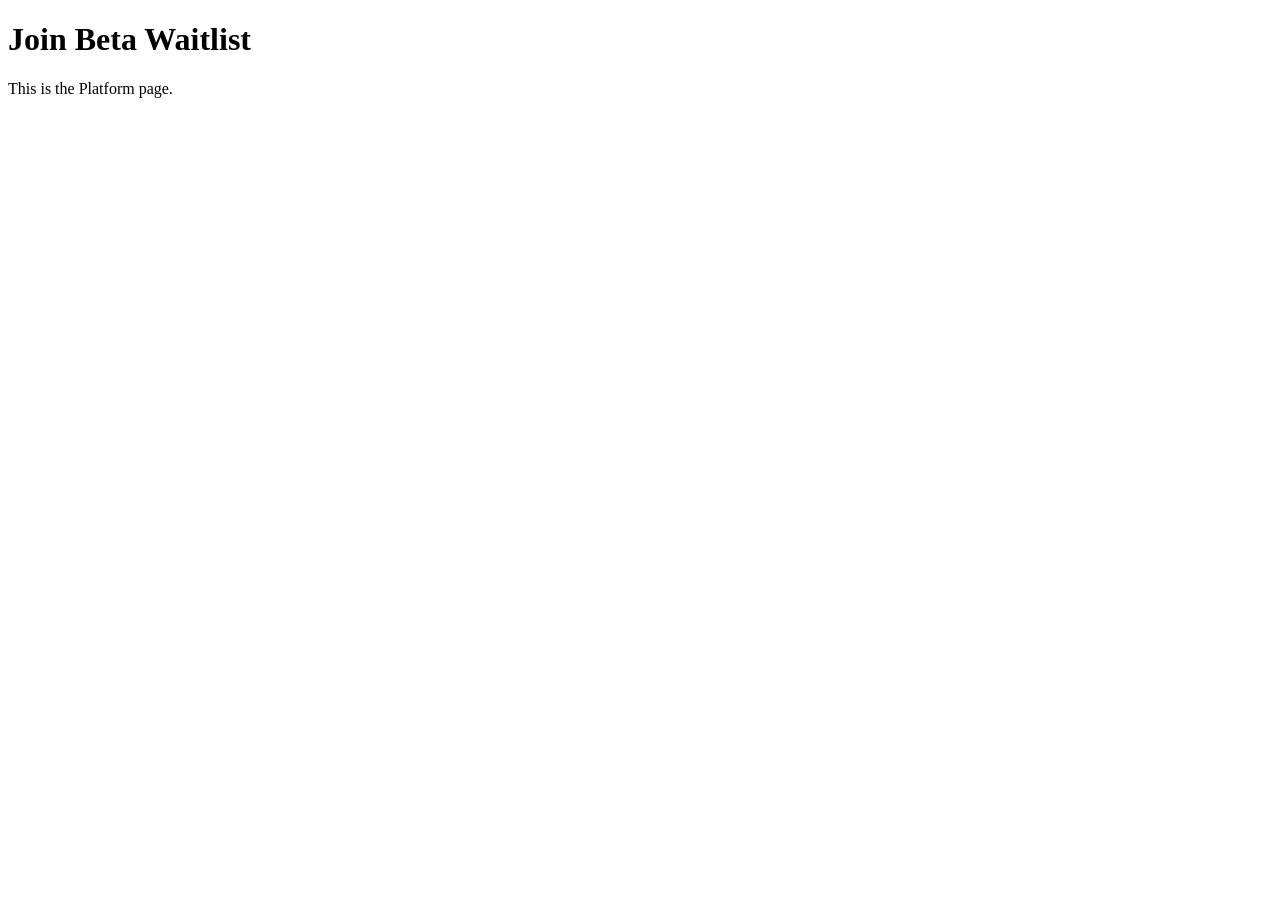
<file: platforms.html>
<!DOCTYPE html>
<html lang="en">
<head>
  <meta charset="UTF-8" />
  <title>Platform | Yorkseed</title>
    <link rel="stylesheet" href="css/buttons.css">
</head>
<body>
  <h1>Join Beta Waitlist</h1>
  <p>This is the Platform page.</p>

</body>
</html>
</file>
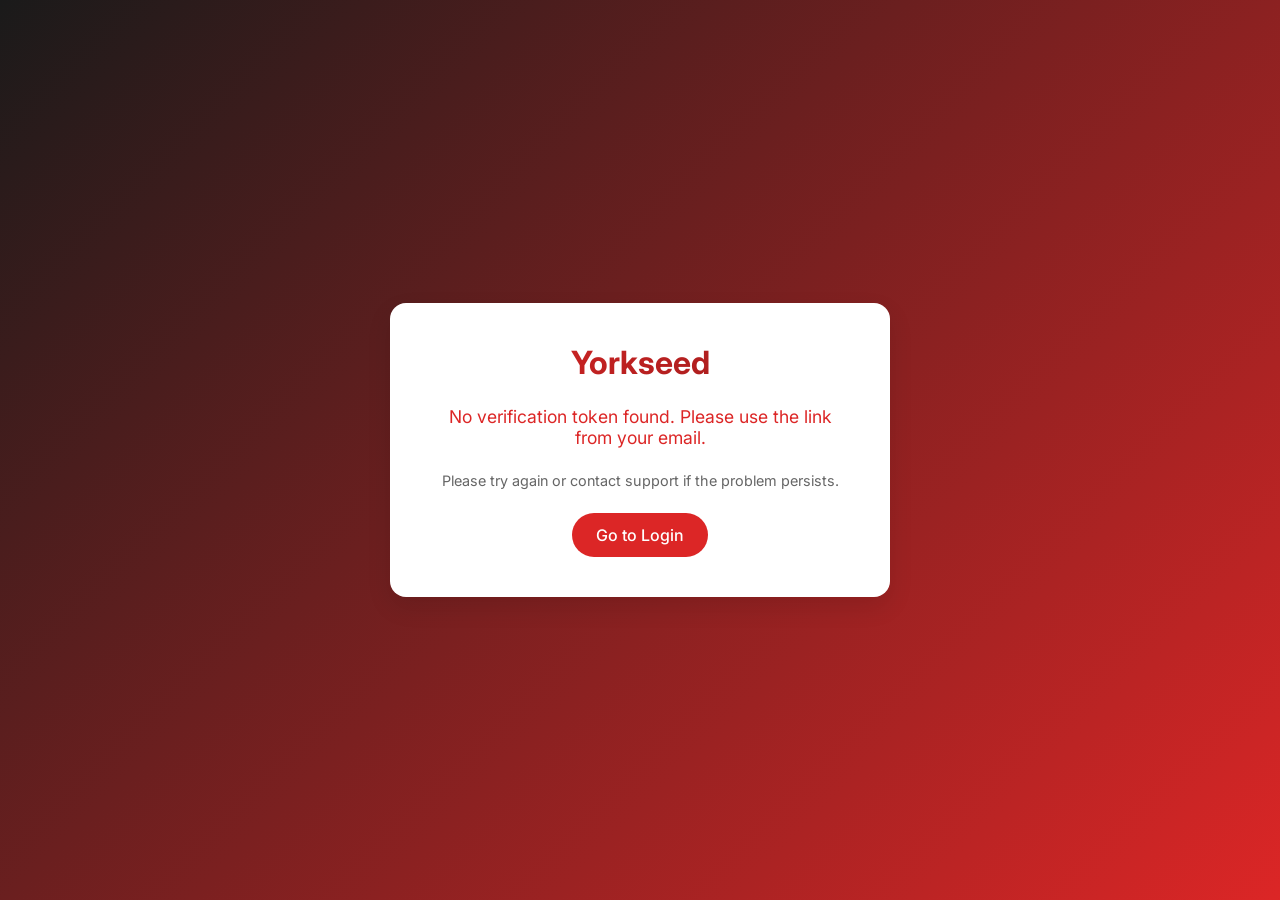
<file: verify-email.html>
<!DOCTYPE html>
<html lang="en">
<head>
    <meta charset="UTF-8">
    <meta name="viewport" content="width=device-width, initial-scale=1.0">
    <title>Verifying Email - Yorkseed Platform</title>
    <link href="https://fonts.googleapis.com/css2?family=Inter:wght@400;500;600;700&display=swap" rel="stylesheet">
    <style>
        * {
            margin: 0;
            padding: 0;
            box-sizing: border-box;
        }

        body {
            font-family: 'Inter', -apple-system, BlinkMacSystemFont, sans-serif;
            background: linear-gradient(135deg, #1a1a1a 0%, #dc2626 100%);
            min-height: 100vh;
            display: flex;
            align-items: center;
            justify-content: center;
            padding: 1rem;
        }

        .verification-container {
            background: white;
            border-radius: 16px;
            box-shadow: 0 10px 25px rgba(0, 0, 0, 0.1);
            padding: 2.5rem;
            width: 100%;
            max-width: 500px;
            text-align: center;
        }

        .logo-text {
            font-size: 2rem;
            font-weight: 700;
            background: linear-gradient(135deg, #dc2626 0%, #991b1b 100%);
            -webkit-background-clip: text;
            -webkit-text-fill-color: transparent;
            background-clip: text;
            margin-bottom: 1rem;
        }

        .loader {
            width: 50px;
            height: 50px;
            border: 5px solid #f3f3f3;
            border-top: 5px solid #dc2626;
            border-radius: 50%;
            margin: 2rem auto;
            animation: spin 1s linear infinite;
        }

        @keyframes spin {
            0% { transform: rotate(0deg); }
            100% { transform: rotate(360deg); }
        }

        .status-message {
            margin: 1.5rem 0;
            font-size: 1.1rem;
            color: #333;
        }

        .success {
            color: #10b981;
        }

        .error {
            color: #dc2626;
        }

        .redirect-message {
            color: #666;
            margin-top: 1rem;
            font-size: 0.9rem;
        }

        .btn {
            display: inline-block;
            background: #dc2626;
            color: white;
            padding: 0.75rem 1.5rem;
            border-radius: 50px;
            text-decoration: none;
            font-weight: 500;
            margin-top: 1.5rem;
            transition: all 0.3s ease;
            border: none;
            cursor: pointer;
        }

        .btn:hover {
            background: #b91c1c;
            transform: translateY(-2px);
        }
    </style>
</head>
<body>
    <div class="verification-container">
        <div class="logo-text">Yorkseed</div>
        <div id="loader" class="loader"></div>
        <div id="statusMessage" class="status-message">Verifying your email address...</div>
        <div id="redirectMessage" class="redirect-message">Please wait while we verify your email.</div>
        <a href="login.html" id="loginBtn" class="btn" style="display: none;">Go to Login</a>
    </div>

    <script>
        document.addEventListener('DOMContentLoaded', function() {
            const urlParams = new URLSearchParams(window.location.search);
            const token = urlParams.get('token');
            const statusMessage = document.getElementById('statusMessage');
            const redirectMessage = document.getElementById('redirectMessage');
            const loginBtn = document.getElementById('loginBtn');
            const loader = document.getElementById('loader');

            if (!token) {
                showError('No verification token found. Please use the link from your email.');
                return;
            }

            // Show loading state for 2 seconds before making the API call
            setTimeout(() => {
                verifyEmail(token);
            }, 2000);

            function verifyEmail(verificationToken) {
                // Replace with your actual API endpoint
                const apiUrl = `http://localhost:8080/AuthService/api/auth/verify-email?token=${verificationToken}`;
                
                fetch(apiUrl, {
                    method: 'GET',
                    headers: {
                        'Content-Type': 'application/json',
                        'Accept': 'application/json'
                    }
                })
                .then(response => {
                    if (!response.ok) {
                        throw new Error('Verification failed');
                    }
                    return response.json();
                })
                .then(data => {
                    if (data.success) {
                        showSuccess('Email verified successfully!');
                        // Redirect to login after 3 seconds
                        setTimeout(() => {
                            window.location.href = 'login.html?verified=true';
                        }, 3000);
                    } else {
                        throw new Error(data.message || 'Verification failed');
                    }
                })
                .catch(error => {
                    console.error('Verification error:', error);
                    showError(error.message || 'Failed to verify email. The link may have expired or is invalid.');
                });
            }

            function showSuccess(message) {
                loader.style.display = 'none';
                statusMessage.textContent = message;
                statusMessage.className = 'status-message success';
                redirectMessage.textContent = 'Redirecting you to login page...';
                loginBtn.style.display = 'inline-block';
            }

            function showError(message) {
                loader.style.display = 'none';
                statusMessage.textContent = message;
                statusMessage.className = 'status-message error';
                redirectMessage.textContent = 'Please try again or contact support if the problem persists.';
                loginBtn.style.display = 'inline-block';
            }
        });
    </script>
</body>
</html>
</file>
<file: css/buttons.css>
/* Buttons - buttons.css */

/* Base Button Styles */
.btn {
    display: inline-flex;
    align-items: center;
    justify-content: center;
    padding: 0.5rem 1.5rem;
    border-radius: 20px;
    font-weight: 500;
    font-size: 0.95rem;
    text-decoration: none;
    cursor: pointer;
    transition: all 0.3s ease;
    border: none;
    height: 40px;
}

/* Signup Button */
.signup-btn {
    background: #ffffff;
    color: #1a1a1a !important;
    padding: 0.5rem 1.5rem 0.5rem 1rem;
    border: 1px solid #e0e0e0;
    border-radius: 25px;
    box-shadow: 0 2px 5px rgba(0, 0, 0, 0.05);
}

/* Hover effects */
.signup-btn:hover {
    background: #f8f9fa;
    transform: translateY(-2px);
    box-shadow: 0 5px 15px rgba(0, 0, 0, 0.1);
    border-color: #c0c0c0;
}

.signup-btn:hover::before {
    transform: rotate(90deg);
}

/* Active state */
.signup-btn:active {
    transform: translateY(0);
    box-shadow: 0 2px 5px rgba(0, 0, 0, 0.1);
}

/* Focus state for accessibility */
.signup-btn:focus {
    outline: none;
    box-shadow: 0 0 0 3px rgba(0, 123, 255, 0.25);
}

/* Login Button */
.login-btn {
            background: linear-gradient(135deg, #dc2626 0%, #991b1b 100%);
            color: white !important;
            padding: 0.5rem 1.5rem;
            border-radius: 25px;
            transition: all 0.3s ease;
            border: none;
            cursor: pointer;
        }

.login-btn:hover {
            transform: translateY(-2px);
            box-shadow: 0 10px 25px rgba(220, 38, 38, 0.3);
        }
</file>
